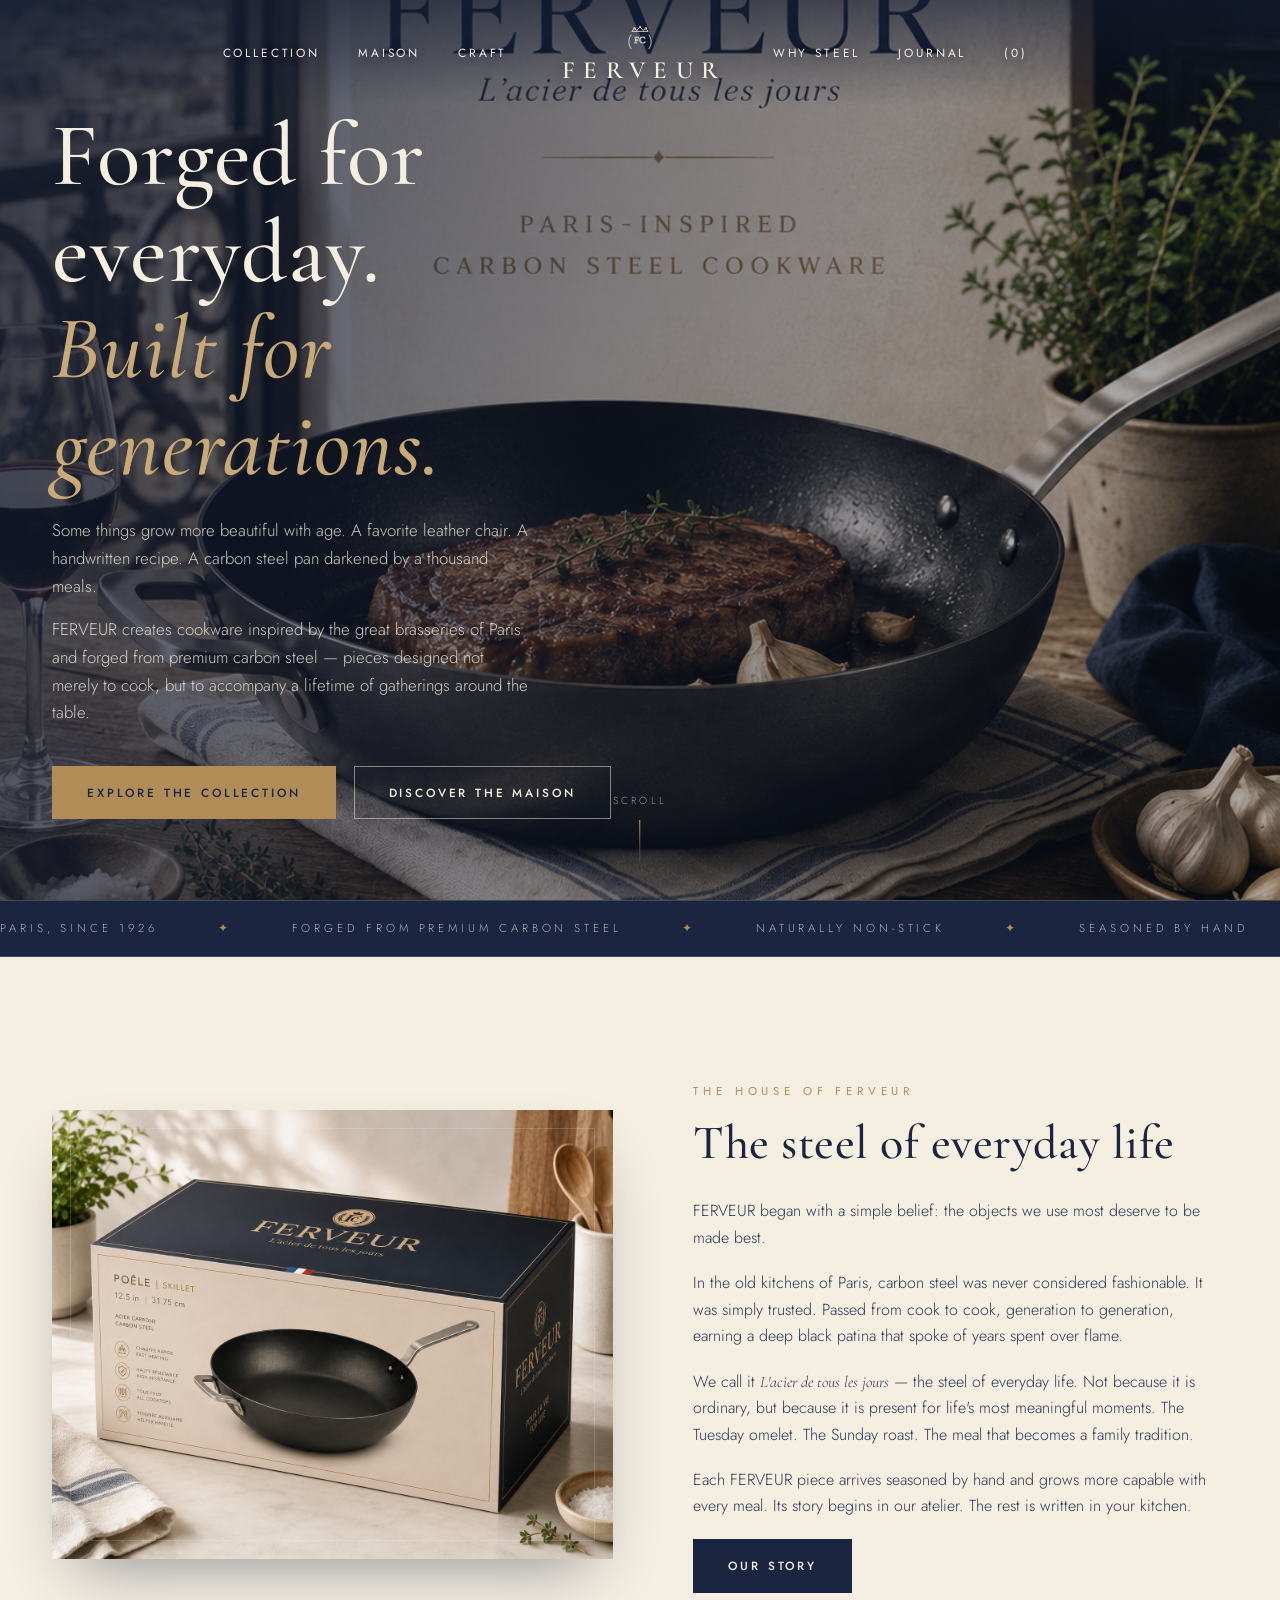
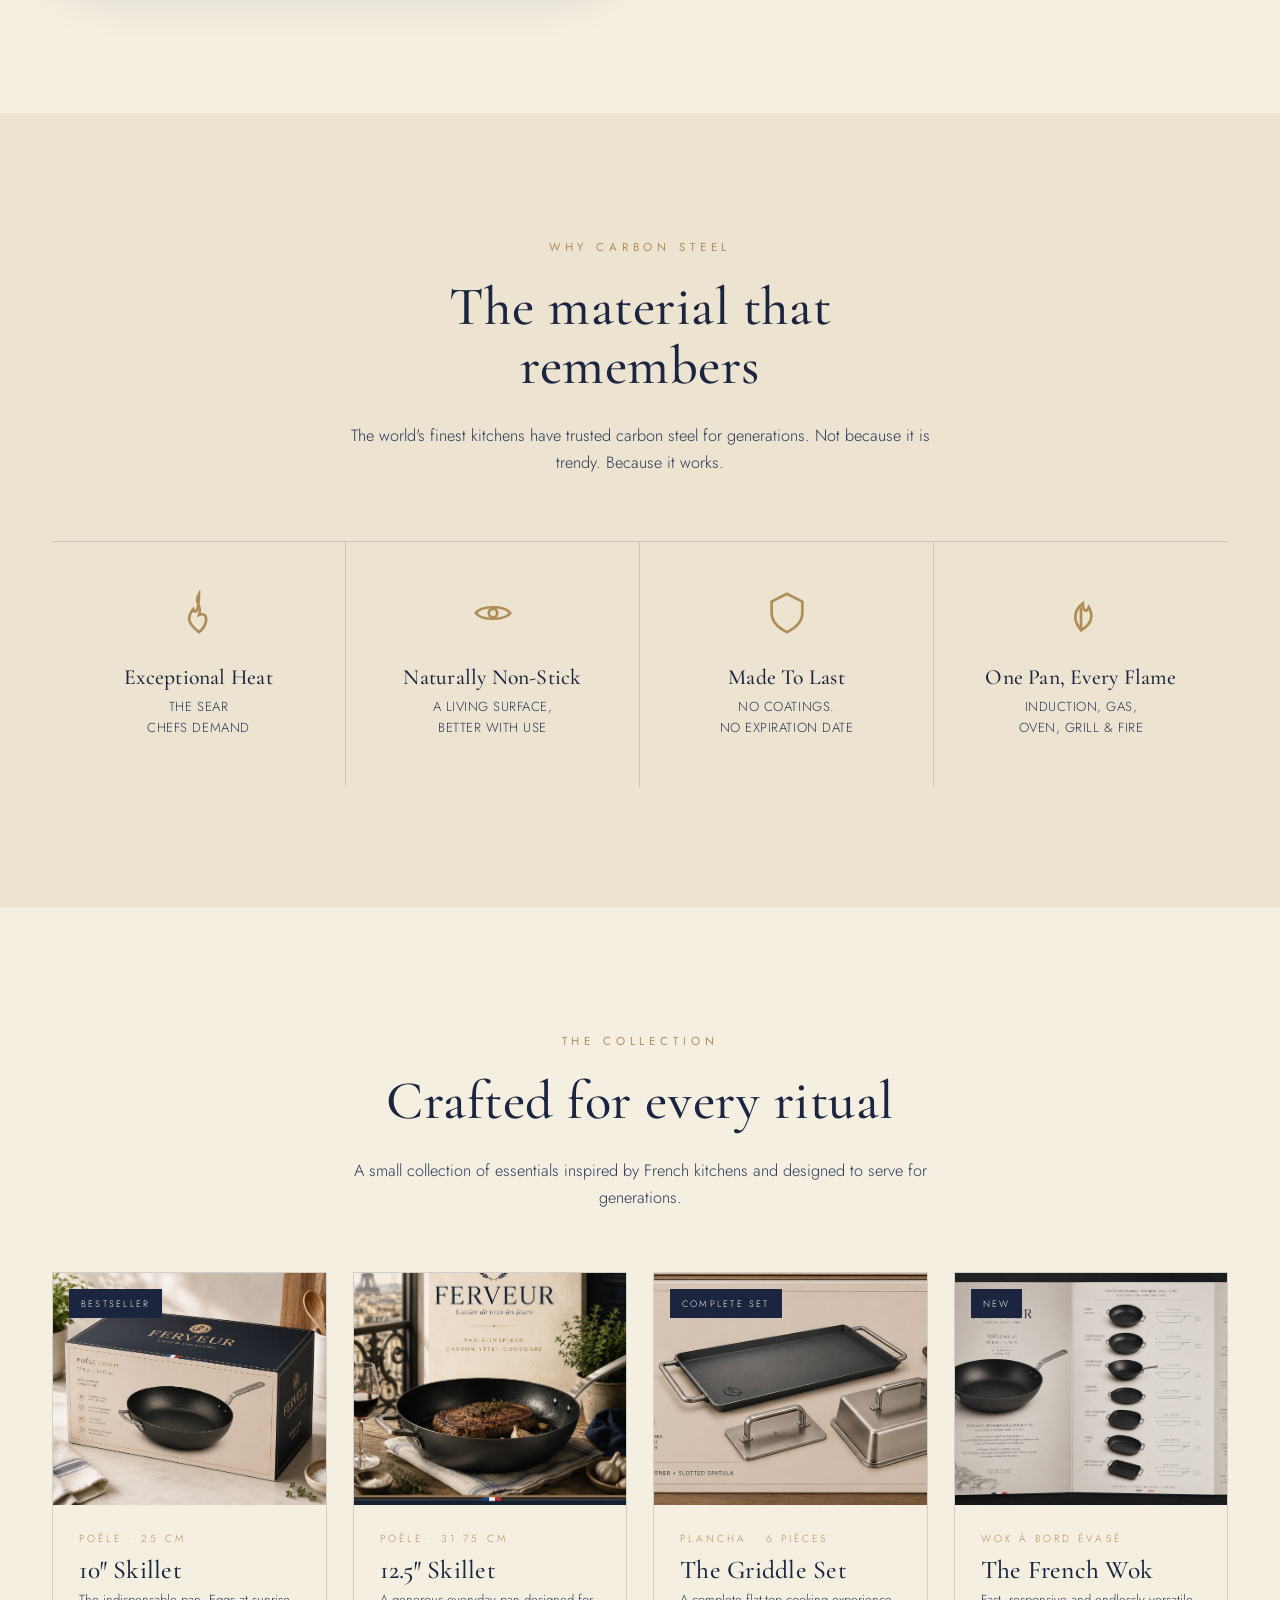
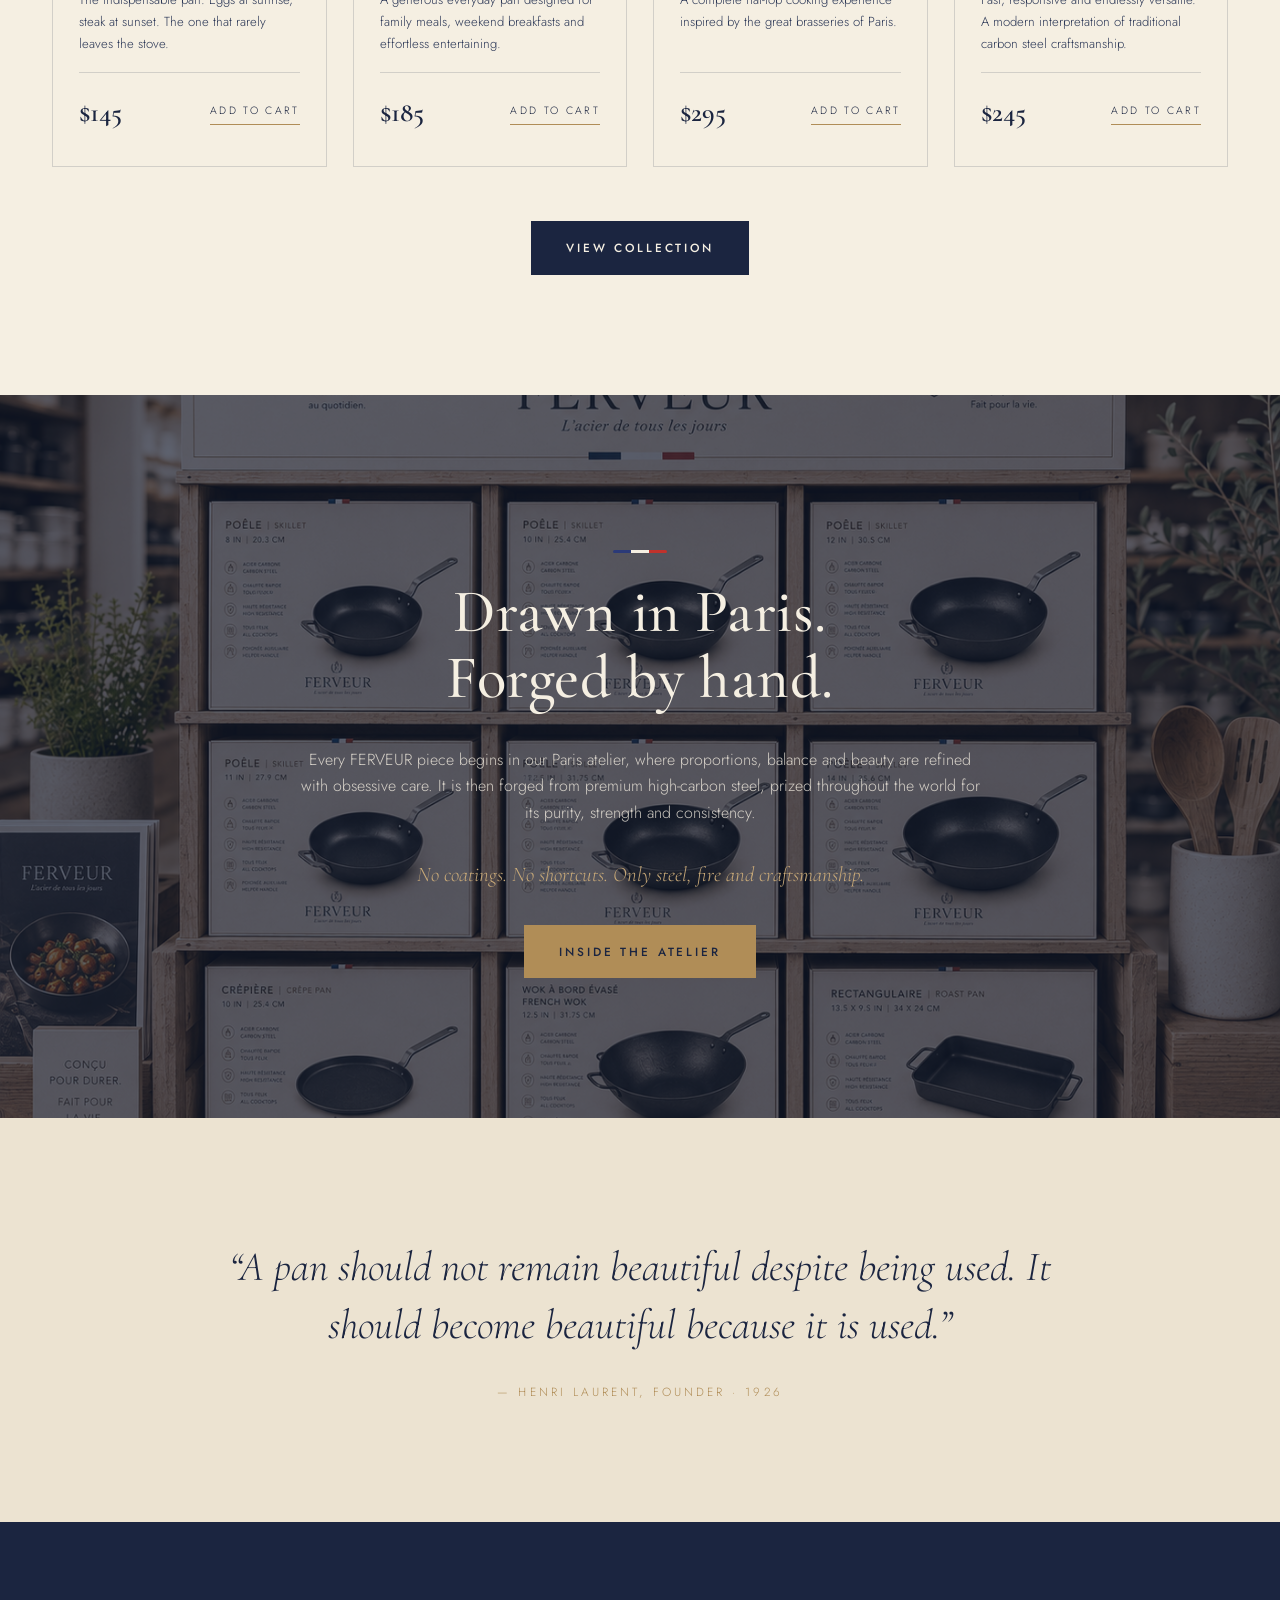
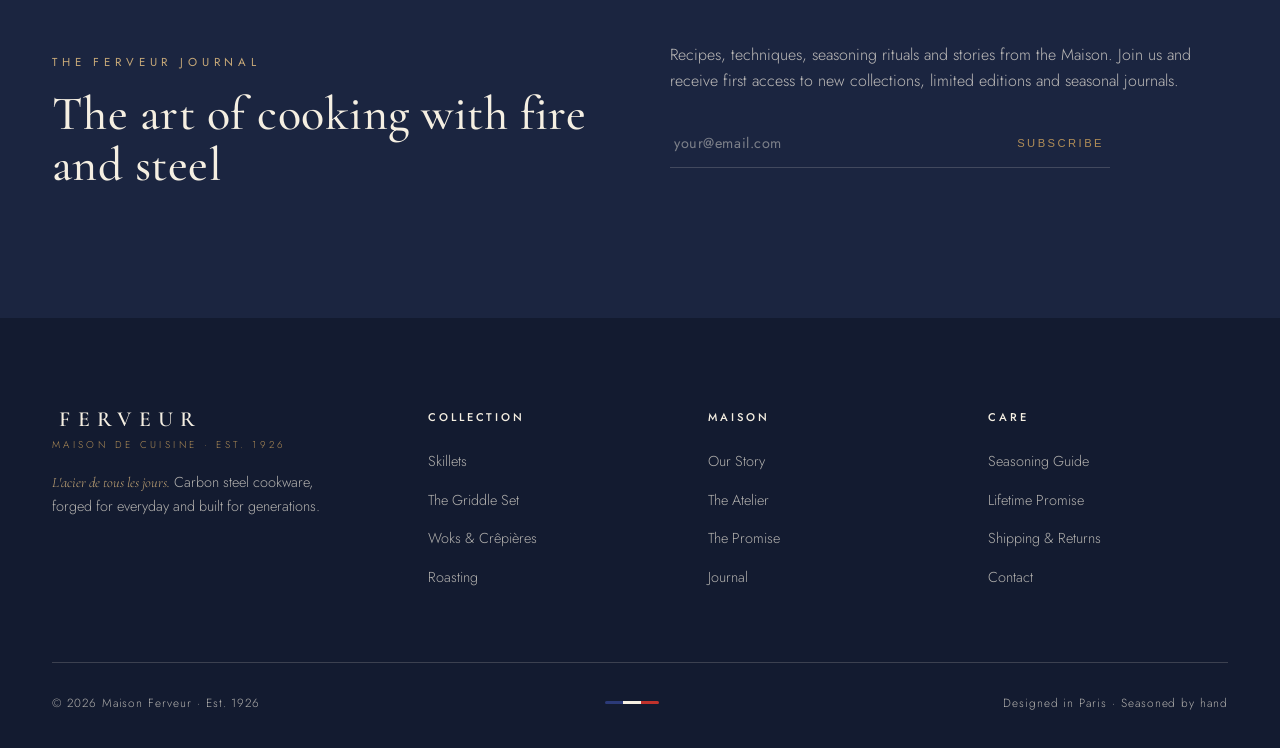
<file: index.html>
<!DOCTYPE html>
<html lang="en">
<head>
<meta charset="UTF-8" />
<meta name="viewport" content="width=device-width, initial-scale=1.0" />
<title>FERVEUR — Maison de Cuisine, Est. 1926 | L'acier de tous les jours</title>
<meta name="description" content="Maison Ferveur — a French house founded in 1926, crafting carbon steel cookware drawn in Paris and forged by hand. Designed not merely to cook, but to accompany a lifetime at the table." />
<link rel="preconnect" href="https://fonts.googleapis.com" />
<link rel="preconnect" href="https://fonts.gstatic.com" crossorigin />
<link rel="stylesheet" href="assets/css/style.css" />
</head>
<body>

<!-- ===================  NAV  =================== -->
<nav class="nav on-dark">
  <ul class="nav__links left">
    <li><a href="collection.html">Collection</a></li>
    <li><a href="about.html">Maison</a></li>
    <li><a href="index.html#craft">Craft</a></li>
  </ul>
  <button class="burger" aria-label="Menu"><span></span><span></span><span></span></button>
  <a class="nav__center" href="index.html" aria-label="Ferveur home">
    <span class="brand-mark">
      <svg viewBox="0 0 60 60" aria-hidden="true">
        <g fill="none" stroke-width="1.4" class="mono-stroke" stroke="currentColor" stroke-linecap="round" stroke-linejoin="round">
          <path d="M16 16 L20 11 L24 15 L30 9 L36 15 L40 11 L44 16 Z"/>
          <circle cx="20" cy="11" r="1.3" fill="currentColor"/><circle cx="30" cy="9" r="1.3" fill="currentColor"/><circle cx="40" cy="11" r="1.3" fill="currentColor"/>
          <path d="M14 47 C9 40 9 30 14 23 M46 47 C51 40 51 30 46 23"/>
        </g>
        <text x="30" y="37" text-anchor="middle" font-family="Cormorant Garamond, serif" font-size="17" font-weight="600" fill="currentColor" class="mono-stroke" stroke="none">FC</text>
      </svg>
      <span class="brand-mark__word">FERVEUR</span>
    </span>
  </a>
  <ul class="nav__links right">
    <li><a href="index.html#features">Why Steel</a></li>
    <li><a href="index.html#newsletter">Journal</a></li>
    <li><a href="collection.html" data-cart-count>(0)</a></li>
  </ul>
</nav>

<!-- mobile -->
<div class="mobile-menu">
  <a href="collection.html">Collection</a>
  <a href="about.html">Maison</a>
  <a href="index.html#craft">Craft</a>
  <a href="index.html#features">Why Steel</a>
  <a href="index.html#newsletter">Journal</a>
</div>

<!-- ===================  HERO  =================== -->
<header class="hero">
  <div class="hero__media"><img src="assets/img/hero-catalog.png" alt="Ferveur carbon steel skillet searing a steak by a Paris window" /></div>
  <div class="wrap">
    <div class="hero__inner">
      <h1>Forged for everyday.<br/><em>Built for generations.</em></h1>
      <p class="hero__lede">Some things grow more beautiful with age. A favorite leather chair. A handwritten recipe. A carbon steel pan darkened by a thousand meals.</p>
      <p class="hero__lede" style="margin-top:-1.4rem;">FERVEUR creates cookware inspired by the great brasseries of Paris and forged from premium carbon steel — pieces designed not merely to cook, but to accompany a lifetime of gatherings around the table.</p>
      <div class="hero__cta">
        <a href="collection.html" class="btn">Explore the Collection</a>
        <a href="about.html" class="btn btn--ghost">Discover the Maison</a>
      </div>
    </div>
  </div>
  <div class="scroll-hint">Scroll<span></span></div>
</header>

<!-- ===================  STRIP  =================== -->
<div class="strip">
  <div class="strip__track">
    <span>Paris, since 1926</span><span>Forged from premium carbon steel</span><span>Naturally non-stick</span><span>Seasoned by hand</span><span>Made to be handed down</span>
    <span>Paris, since 1926</span><span>Forged from premium carbon steel</span><span>Naturally non-stick</span><span>Seasoned by hand</span><span>Made to be handed down</span>
  </div>
</div>

<!-- ===================  THE HOUSE OF FERVEUR  =================== -->
<section class="section">
  <div class="wrap">
    <div class="split">
      <div class="split__media reveal">
        <img src="assets/img/box-skillet.png" alt="Ferveur skillet in its navy presentation box" />
        <span class="tag-frame"></span>
      </div>
      <div class="split__text reveal d1">
        <span class="eyebrow">The House of Ferveur</span>
        <h2>The steel of everyday life</h2>
        <p>FERVEUR began with a simple belief: the objects we use most deserve to be made best.</p>
        <p>In the old kitchens of Paris, carbon steel was never considered fashionable. It was simply trusted. Passed from cook to cook, generation to generation, earning a deep black patina that spoke of years spent over flame.</p>
        <p>We call it <em class="script">L'acier de tous les jours</em> — the steel of everyday life. Not because it is ordinary, but because it is present for life's most meaningful moments. The Tuesday omelet. The Sunday roast. The meal that becomes a family tradition.</p>
        <p>Each FERVEUR piece arrives seasoned by hand and grows more capable with every meal. Its story begins in our atelier. The rest is written in your kitchen.</p>
        <a href="about.html" class="btn btn--dark">Our Story</a>
      </div>
    </div>
  </div>
</section>

<!-- ===================  WHY CARBON STEEL  =================== -->
<section class="section section--paper2" id="features">
  <div class="wrap">
    <div class="section-head center reveal">
      <span class="eyebrow">Why Carbon Steel</span>
      <h2>The material that remembers</h2>
      <p>The world's finest kitchens have trusted carbon steel for generations. Not because it is trendy. Because it works.</p>
    </div>
  </div>
  <div class="wrap" style="margin-top:64px;">
    <div class="features reveal d1">
      <div class="feature">
        <svg class="feature__icon" viewBox="0 0 24 24" fill="none" stroke="currentColor" stroke-width="1.4"><path d="M12 2C9 7 14 8 12 13c5-2 5 5 0 9-5-4-7-7-3-12 1 3 3 1 3-8z"/></svg>
        <h4>Exceptional Heat</h4>
        <p>The sear<br/>chefs demand</p>
      </div>
      <div class="feature">
        <svg class="feature__icon" viewBox="0 0 24 24" fill="none" stroke="currentColor" stroke-width="1.4"><path d="M3 12c3-4 15-4 18 0-3 4-15 4-18 0z"/><circle cx="12" cy="12" r="2.2"/></svg>
        <h4>Naturally Non-Stick</h4>
        <p>A living surface,<br/>better with use</p>
      </div>
      <div class="feature">
        <svg class="feature__icon" viewBox="0 0 24 24" fill="none" stroke="currentColor" stroke-width="1.4"><path d="M12 2l8 4v6c0 5-4 8-8 10-4-2-8-5-8-10V6z"/></svg>
        <h4>Made To Last</h4>
        <p>No coatings.<br/>No expiration date</p>
      </div>
      <div class="feature">
        <svg class="feature__icon" viewBox="0 0 24 24" fill="none" stroke="currentColor" stroke-width="1.4"><path d="M12 21c5-3 7-7 4-12-1 3-3 2-3-2-4 3-6 8-1 14z"/><path d="M12 21V9"/></svg>
        <h4>One Pan, Every Flame</h4>
        <p>Induction, gas,<br/>oven, grill & fire</p>
      </div>
    </div>
  </div>
</section>

<!-- ===================  FEATURED COLLECTION  =================== -->
<section class="section" id="collection">
  <div class="wrap">
    <div class="section-head center reveal">
      <span class="eyebrow">The Collection</span>
      <h2>Crafted for every ritual</h2>
      <p>A small collection of essentials inspired by French kitchens and designed to serve for generations.</p>
    </div>
    <div class="grid grid--4 reveal d1" style="margin-top:60px;">

      <article class="card">
        <div class="card__media"><img src="assets/img/box-skillet.png" alt="Ferveur 10 inch skillet" /><span class="card__badge">Bestseller</span></div>
        <div class="card__body">
          <span class="card__fr">Poêle · 25 cm</span>
          <h3>10″ Skillet</h3>
          <p class="card__spec">The indispensable pan. Eggs at sunrise, steak at sunset. The one that rarely leaves the stove.</p>
          <div class="card__foot"><span class="card__price">$145</span><a href="#" class="card__buy" data-buy>Add to Cart</a></div>
        </div>
      </article>

      <article class="card">
        <div class="card__media"><img src="assets/img/hero-catalog.png" alt="Ferveur 12.5 inch skillet" /></div>
        <div class="card__body">
          <span class="card__fr">Poêle · 31.75 cm</span>
          <h3>12.5″ Skillet</h3>
          <p class="card__spec">A generous everyday pan designed for family meals, weekend breakfasts and effortless entertaining.</p>
          <div class="card__foot"><span class="card__price">$185</span><a href="#" class="card__buy" data-buy>Add to Cart</a></div>
        </div>
      </article>

      <article class="card">
        <div class="card__media"><img src="assets/img/griddle-set.jpeg" alt="Ferveur 6-piece carbon steel griddle set" /><span class="card__badge">Complete Set</span></div>
        <div class="card__body">
          <span class="card__fr">Plancha · 6 Pièces</span>
          <h3>The Griddle Set</h3>
          <p class="card__spec">A complete flat-top cooking experience inspired by the great brasseries of Paris.</p>
          <div class="card__foot"><span class="card__price">$295</span><a href="#" class="card__buy" data-buy>Add to Cart</a></div>
        </div>
      </article>

      <article class="card">
        <div class="card__media"><img src="assets/img/catalog-range.png" alt="Ferveur French wok with flared edge" /><span class="card__badge">New</span></div>
        <div class="card__body">
          <span class="card__fr">Wok à bord évasé</span>
          <h3>The French Wok</h3>
          <p class="card__spec">Fast, responsive and endlessly versatile. A modern interpretation of traditional carbon steel craftsmanship.</p>
          <div class="card__foot"><span class="card__price">$245</span><a href="#" class="card__buy" data-buy>Add to Cart</a></div>
        </div>
      </article>

    </div>
    <div style="text-align:center; margin-top:54px;" class="reveal d2">
      <a href="collection.html" class="btn btn--dark">View Collection</a>
    </div>
  </div>
</section>

<!-- ===================  CRAFT BANNER  =================== -->
<section class="banner" id="craft">
  <img src="assets/img/display-wall.png" alt="A wall of Ferveur cookware in its boxes" />
  <div class="banner__inner reveal">
    <span class="tricolor"><i></i><i></i><i></i></span>
    <h2>Drawn in Paris.<br/>Forged by hand.</h2>
    <p>Every FERVEUR piece begins in our Paris atelier, where proportions, balance and beauty are refined with obsessive care. It is then forged from premium high-carbon steel, prized throughout the world for its purity, strength and consistency.</p>
    <p style="font-family:var(--serif); font-style:italic; font-size:1.3rem; color:var(--gold-soft); margin-bottom:2rem;">No coatings. No shortcuts. Only steel, fire and craftsmanship.</p>
    <a href="about.html" class="btn">Inside the Atelier</a>
  </div>
</section>

<!-- ===================  FOUNDER QUOTE  =================== -->
<section class="section section--paper2">
  <div class="wrap">
    <div class="quote reveal">
      <p>“A pan should not remain beautiful despite being used. It should become beautiful because it is used.”</p>
      <cite>— Henri Laurent, Founder · 1926</cite>
    </div>
  </div>
</section>

<!-- ===================  NEWSLETTER  =================== -->
<section class="section section--ink" id="newsletter">
  <div class="wrap">
    <div class="news">
      <div class="reveal">
        <span class="eyebrow">The Ferveur Journal</span>
        <h2 style="font-size:clamp(2rem,4vw,3rem); margin-top:.3em;">The art of cooking with fire and steel</h2>
      </div>
      <div class="reveal d1">
        <p style="color:rgba(245,239,226,.74);">Recipes, techniques, seasoning rituals and stories from the Maison. Join us and receive first access to new collections, limited editions and seasonal journals.</p>
        <form>
          <input type="email" placeholder="your@email.com" aria-label="Email address" />
          <button type="submit">Subscribe</button>
        </form>
        <p class="ok"></p>
      </div>
    </div>
  </div>
</section>

<!-- ===================  FOOTER  =================== -->
<footer class="footer">
  <div class="wrap">
    <div class="footer__top">
      <div class="footer__brand">
        <span class="brand-mark" style="align-items:flex-start;">
          <span class="brand-mark__word">FERVEUR</span>
          <span class="est">Maison de Cuisine · Est. 1926</span>
        </span>
        <p><em class="script" style="color:var(--gold-soft);">L'acier de tous les jours.</em> Carbon steel cookware, forged for everyday and built for generations.</p>
      </div>
      <div>
        <h5>Collection</h5>
        <ul>
          <li><a href="collection.html">Skillets</a></li>
          <li><a href="collection.html">The Griddle Set</a></li>
          <li><a href="collection.html">Woks & Crêpières</a></li>
          <li><a href="collection.html">Roasting</a></li>
        </ul>
      </div>
      <div>
        <h5>Maison</h5>
        <ul>
          <li><a href="about.html">Our Story</a></li>
          <li><a href="about.html#craft">The Atelier</a></li>
          <li><a href="about.html#promise">The Promise</a></li>
          <li><a href="index.html#newsletter">Journal</a></li>
        </ul>
      </div>
      <div>
        <h5>Care</h5>
        <ul>
          <li><a href="about.html#care">Seasoning Guide</a></li>
          <li><a href="about.html#promise">Lifetime Promise</a></li>
          <li><a href="#">Shipping & Returns</a></li>
          <li><a href="#">Contact</a></li>
        </ul>
      </div>
    </div>
    <div class="footer__bottom">
      <p>© 2026 Maison Ferveur · Est. 1926</p>
      <span class="tricolor"><i></i><i></i><i></i></span>
      <p>Designed in Paris · Seasoned by hand</p>
    </div>
  </div>
</footer>

<script src="assets/js/main.js"></script>
</body>
</html>
</file>
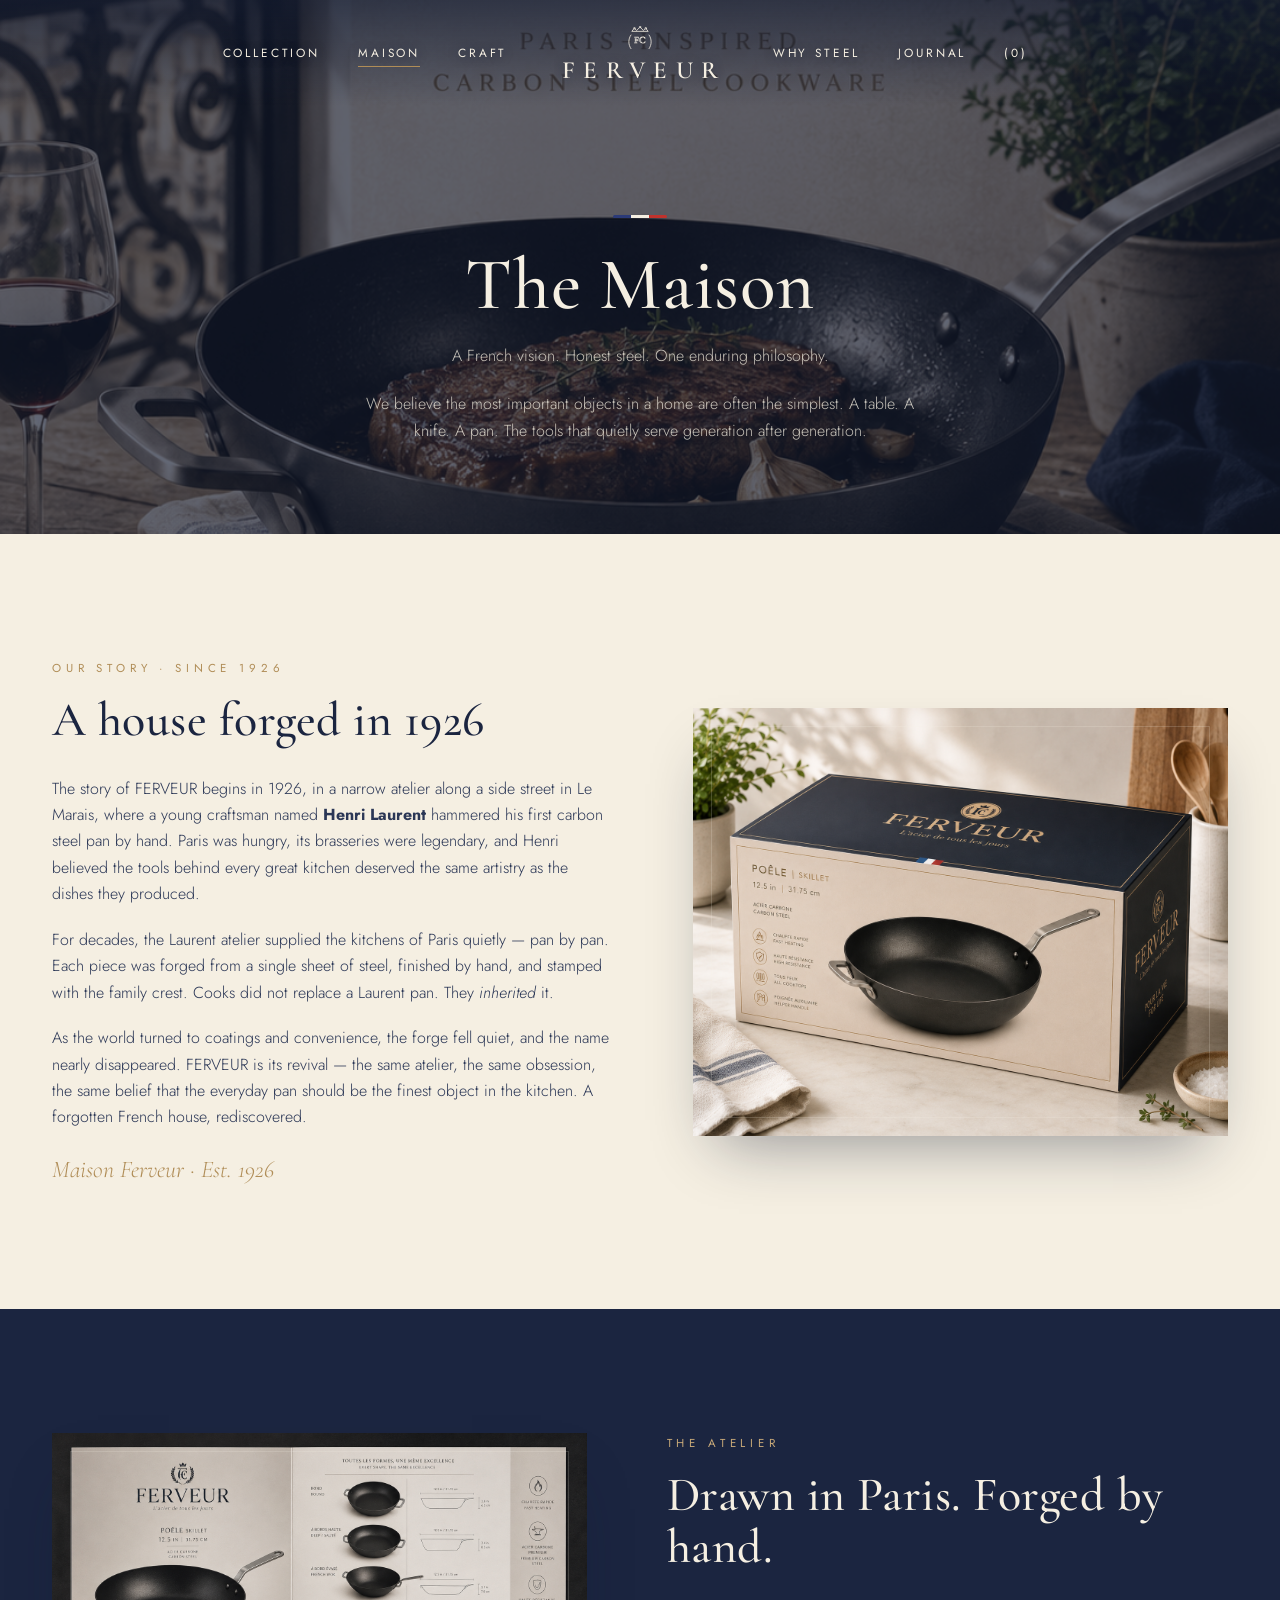
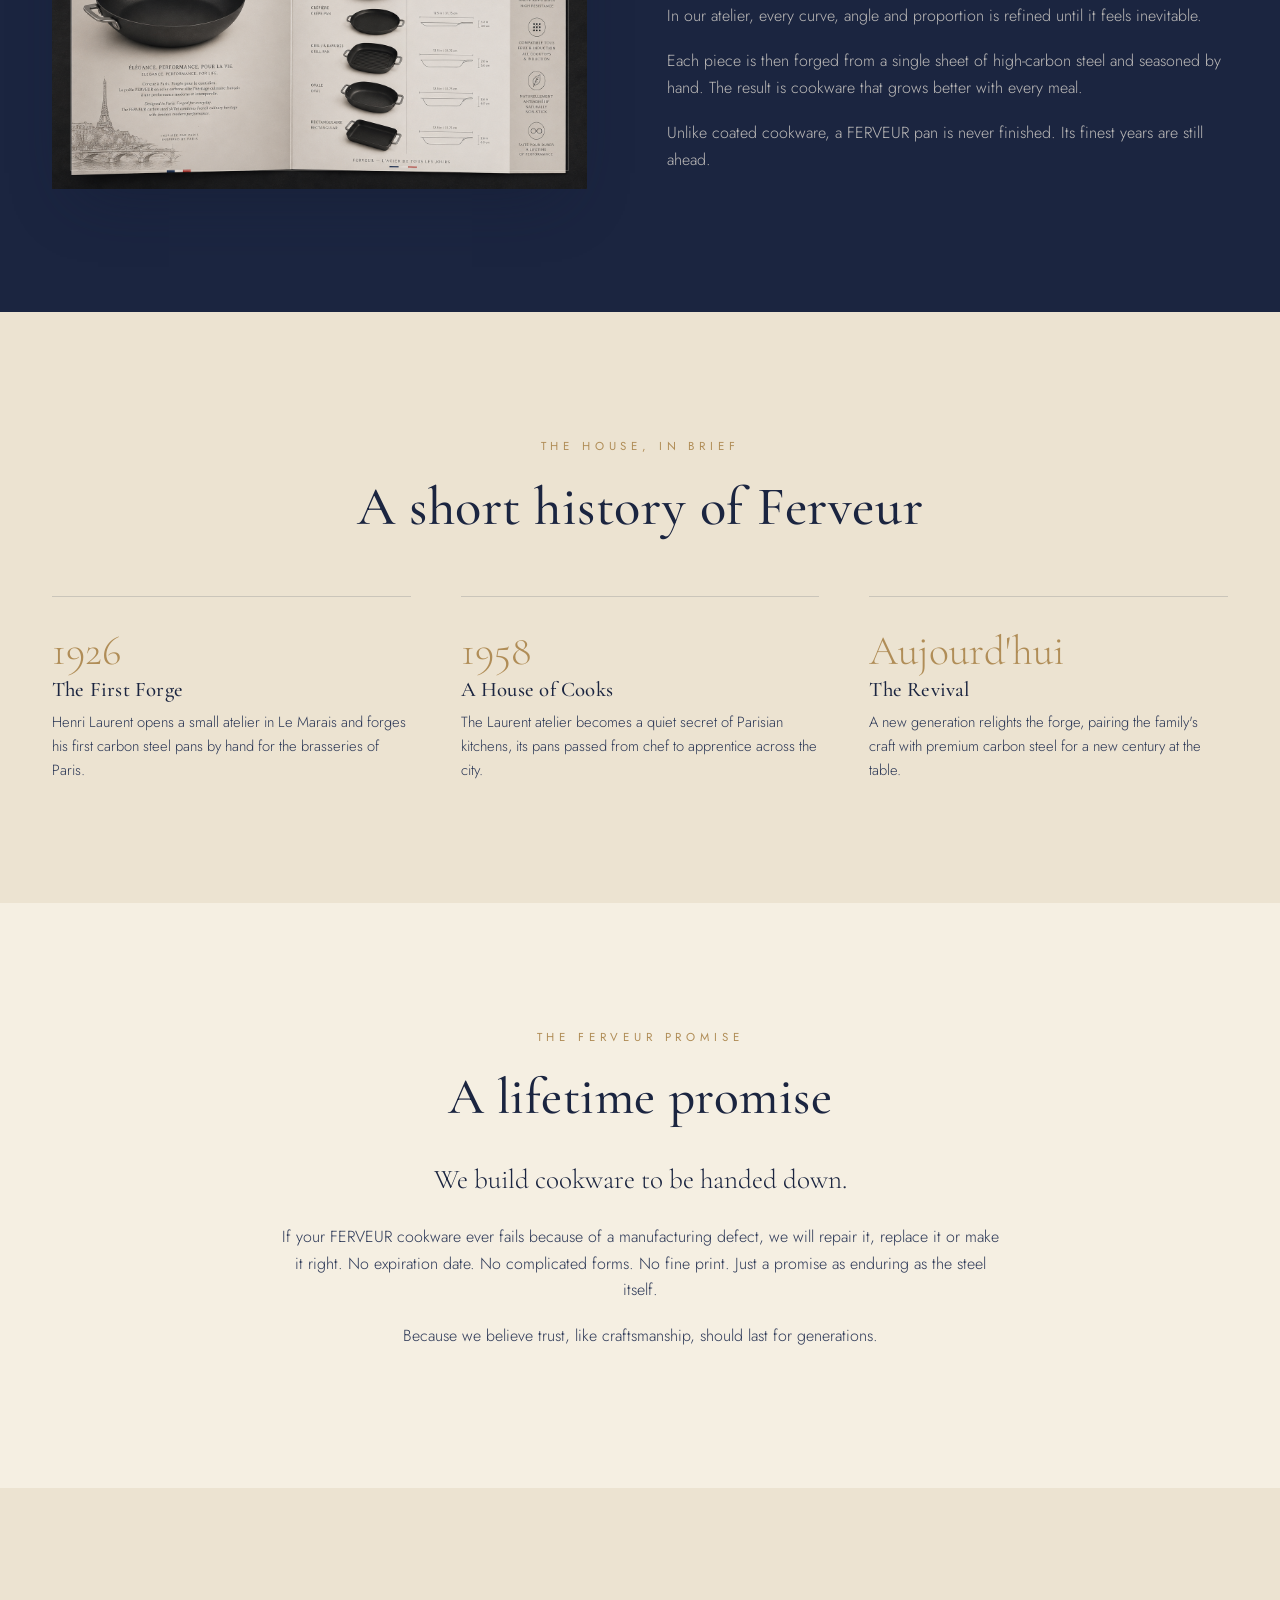
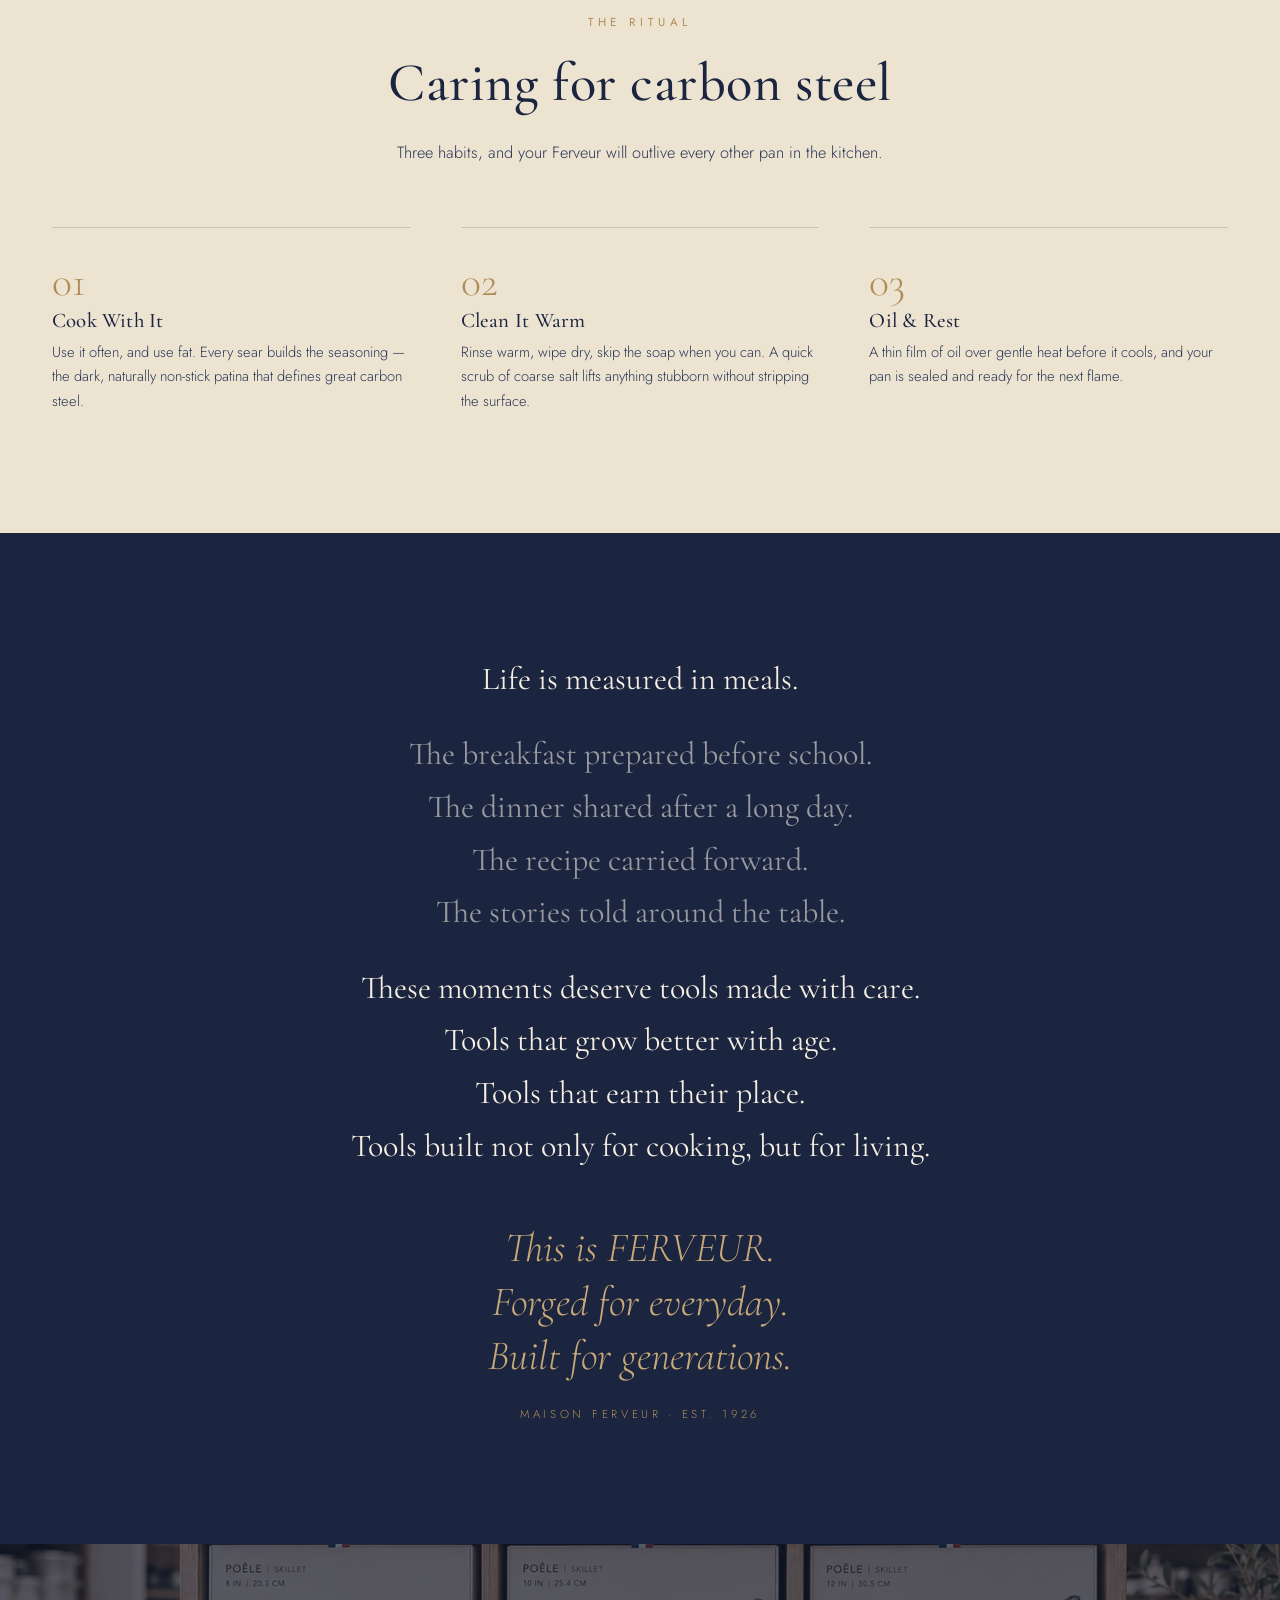
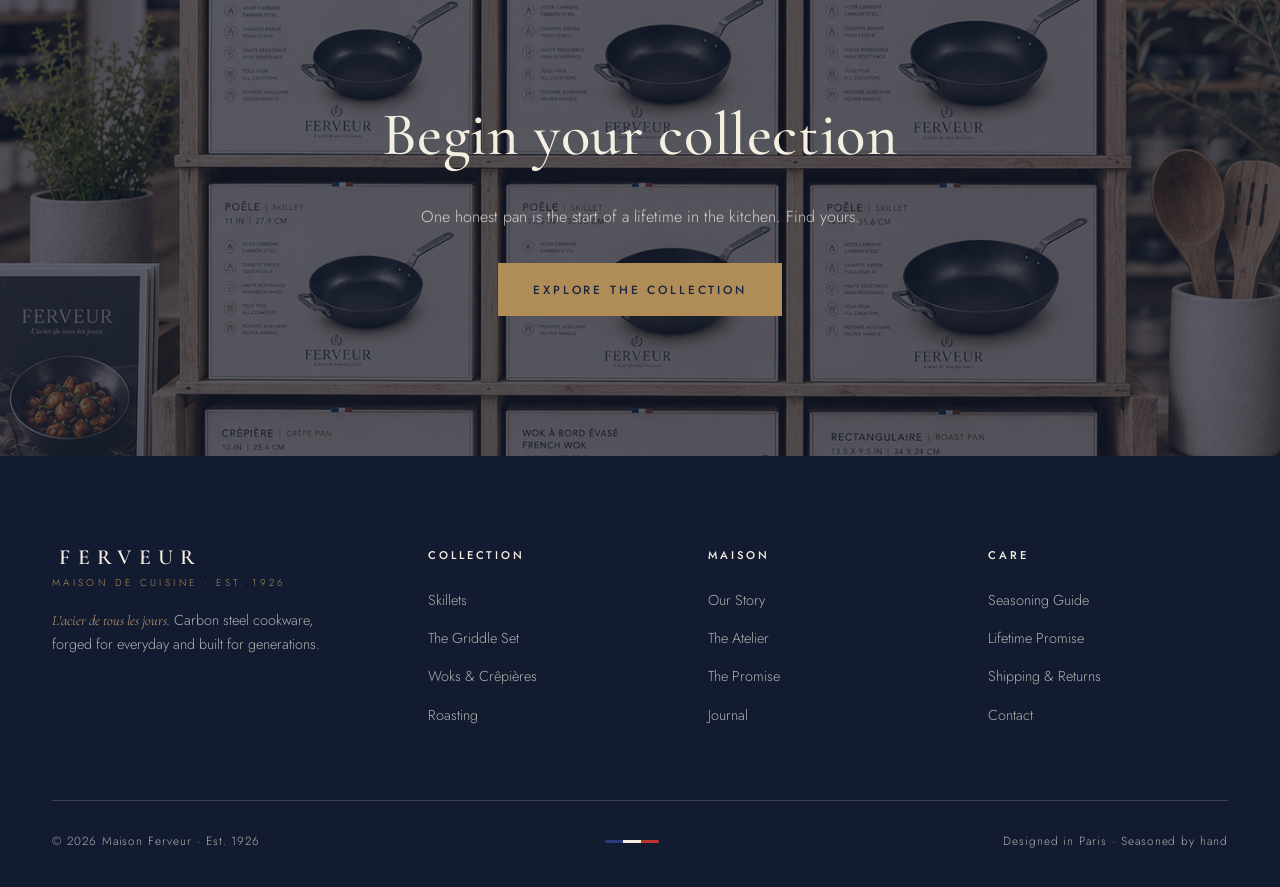
<file: about.html>
<!DOCTYPE html>
<html lang="en">
<head>
<meta charset="UTF-8" />
<meta name="viewport" content="width=device-width, initial-scale=1.0" />
<title>The Maison — FERVEUR | A French House, Est. 1926</title>
<meta name="description" content="The story of Maison Ferveur — a French house forged in 1926 by the Laurent family, rediscovered for a new century. A French vision, honest carbon steel, one enduring philosophy." />
<link rel="preconnect" href="https://fonts.googleapis.com" />
<link rel="preconnect" href="https://fonts.gstatic.com" crossorigin />
<link rel="stylesheet" href="assets/css/style.css" />
</head>
<body>

<!-- ===================  NAV  =================== -->
<nav class="nav on-dark">
  <ul class="nav__links left">
    <li><a href="collection.html">Collection</a></li>
    <li><a href="about.html">Maison</a></li>
    <li><a href="index.html#craft">Craft</a></li>
  </ul>
  <button class="burger" aria-label="Menu"><span></span><span></span><span></span></button>
  <a class="nav__center" href="index.html" aria-label="Ferveur home">
    <span class="brand-mark">
      <svg viewBox="0 0 60 60" aria-hidden="true">
        <g fill="none" stroke-width="1.4" class="mono-stroke" stroke="currentColor" stroke-linecap="round" stroke-linejoin="round">
          <path d="M16 16 L20 11 L24 15 L30 9 L36 15 L40 11 L44 16 Z"/>
          <circle cx="20" cy="11" r="1.3" fill="currentColor"/><circle cx="30" cy="9" r="1.3" fill="currentColor"/><circle cx="40" cy="11" r="1.3" fill="currentColor"/>
          <path d="M14 47 C9 40 9 30 14 23 M46 47 C51 40 51 30 46 23"/>
        </g>
        <text x="30" y="37" text-anchor="middle" font-family="Cormorant Garamond, serif" font-size="17" font-weight="600" fill="currentColor" class="mono-stroke" stroke="none">FC</text>
      </svg>
      <span class="brand-mark__word">FERVEUR</span>
    </span>
  </a>
  <ul class="nav__links right">
    <li><a href="index.html#features">Why Steel</a></li>
    <li><a href="index.html#newsletter">Journal</a></li>
    <li><a href="collection.html" data-cart-count>(0)</a></li>
  </ul>
</nav>
<div class="mobile-menu">
  <a href="collection.html">Collection</a>
  <a href="about.html">Maison</a>
  <a href="index.html#craft">Craft</a>
  <a href="index.html#features">Why Steel</a>
  <a href="index.html#newsletter">Journal</a>
</div>

<!-- ===================  PAGE HEAD  =================== -->
<header class="page-head">
  <img src="assets/img/hero-catalog.png" alt="Ferveur skillet by a Paris window" />
  <div class="page-head__inner wrap">
    <span class="tricolor"><i></i><i></i><i></i></span>
    <h1>The Maison</h1>
    <p>A French vision. Honest steel. One enduring philosophy.</p>
    <p style="margin-top:1.4rem;">We believe the most important objects in a home are often the simplest. A table. A knife. A pan. The tools that quietly serve generation after generation.</p>
  </div>
</header>

<!-- ===================  ORIGIN  =================== -->
<section class="section">
  <div class="wrap">
    <div class="split">
      <div class="split__text reveal">
        <span class="eyebrow">Our Story · Since 1926</span>
        <h2>A house forged in 1926</h2>
        <p>The story of FERVEUR begins in 1926, in a narrow atelier along a side street in Le Marais, where a young craftsman named <strong>Henri Laurent</strong> hammered his first carbon steel pan by hand. Paris was hungry, its brasseries were legendary, and Henri believed the tools behind every great kitchen deserved the same artistry as the dishes they produced.</p>
        <p>For decades, the Laurent atelier supplied the kitchens of Paris quietly — pan by pan. Each piece was forged from a single sheet of steel, finished by hand, and stamped with the family crest. Cooks did not replace a Laurent pan. They <em>inherited</em> it.</p>
        <p>As the world turned to coatings and convenience, the forge fell quiet, and the name nearly disappeared. FERVEUR is its revival — the same atelier, the same obsession, the same belief that the everyday pan should be the finest object in the kitchen. A forgotten French house, rediscovered.</p>
        <span class="signature">Maison Ferveur · Est. 1926</span>
      </div>
      <div class="split__media reveal d1">
        <img src="assets/img/box-skillet.png" alt="A Ferveur skillet in its box" />
        <span class="tag-frame"></span>
      </div>
    </div>
  </div>
</section>

<!-- ===================  THE ATELIER  =================== -->
<section class="section section--ink" id="craft">
  <div class="wrap">
    <div class="split split--rev">
      <div class="split__text reveal d1">
        <span class="eyebrow">The Atelier</span>
        <h2>Drawn in Paris. Forged by hand.</h2>
        <p>In our atelier, every curve, angle and proportion is refined until it feels inevitable.</p>
        <p>Each piece is then forged from a single sheet of high-carbon steel and seasoned by hand. The result is cookware that grows better with every meal.</p>
        <p>Unlike coated cookware, a FERVEUR pan is never finished. Its finest years are still ahead.</p>
      </div>
      <div class="split__media reveal">
        <img src="assets/img/catalog-range.png" alt="The Ferveur range of shapes" />
        <span class="tag-frame"></span>
      </div>
    </div>
  </div>
</section>

<!-- ===================  TIMELINE  =================== -->
<section class="section section--paper2">
  <div class="wrap">
    <div class="section-head center reveal">
      <span class="eyebrow">The House, in Brief</span>
      <h2>A short history of Ferveur</h2>
    </div>
    <div class="timeline reveal d1">
      <div class="tl">
        <div class="tl__year">1926</div>
        <h4>The First Forge</h4>
        <p>Henri Laurent opens a small atelier in Le Marais and forges his first carbon steel pans by hand for the brasseries of Paris.</p>
      </div>
      <div class="tl">
        <div class="tl__year">1958</div>
        <h4>A House of Cooks</h4>
        <p>The Laurent atelier becomes a quiet secret of Parisian kitchens, its pans passed from chef to apprentice across the city.</p>
      </div>
      <div class="tl">
        <div class="tl__year">Aujourd'hui</div>
        <h4>The Revival</h4>
        <p>A new generation relights the forge, pairing the family's craft with premium carbon steel for a new century at the table.</p>
      </div>
    </div>
  </div>
</section>

<!-- ===================  THE FERVEUR PROMISE  =================== -->
<section class="section" id="promise">
  <div class="wrap">
    <div class="promise reveal">
      <span class="eyebrow">The Ferveur Promise</span>
      <h2 style="font-size:clamp(2rem,4.4vw,3.2rem); margin:.4em 0 .7em;">A lifetime promise</h2>
      <p class="lead">We build cookware to be handed down.</p>
      <p>If your FERVEUR cookware ever fails because of a manufacturing defect, we will repair it, replace it or make it right. No expiration date. No complicated forms. No fine print. Just a promise as enduring as the steel itself.</p>
      <p>Because we believe trust, like craftsmanship, should last for generations.</p>
    </div>
  </div>
</section>

<!-- ===================  CARE  =================== -->
<section class="section section--paper2" id="care">
  <div class="wrap">
    <div class="section-head center reveal">
      <span class="eyebrow">The Ritual</span>
      <h2>Caring for carbon steel</h2>
      <p>Three habits, and your Ferveur will outlive every other pan in the kitchen.</p>
    </div>
    <div class="timeline reveal d1">
      <div class="tl">
        <div class="tl__year">01</div>
        <h4>Cook With It</h4>
        <p>Use it often, and use fat. Every sear builds the seasoning — the dark, naturally non-stick patina that defines great carbon steel.</p>
      </div>
      <div class="tl">
        <div class="tl__year">02</div>
        <h4>Clean It Warm</h4>
        <p>Rinse warm, wipe dry, skip the soap when you can. A quick scrub of coarse salt lifts anything stubborn without stripping the surface.</p>
      </div>
      <div class="tl">
        <div class="tl__year">03</div>
        <h4>Oil &amp; Rest</h4>
        <p>A thin film of oil over gentle heat before it cools, and your pan is sealed and ready for the next flame.</p>
      </div>
    </div>
  </div>
</section>

<!-- ===================  FINAL MANIFESTO  =================== -->
<section class="section section--ink manifesto">
  <div class="wrap">
    <div class="lines reveal">
      <p>Life is measured in meals.</p>
      <div class="spacer"></div>
      <p class="muted">The breakfast prepared before school.</p>
      <p class="muted">The dinner shared after a long day.</p>
      <p class="muted">The recipe carried forward.</p>
      <p class="muted">The stories told around the table.</p>
      <div class="spacer"></div>
      <p>These moments deserve tools made with care.</p>
      <p>Tools that grow better with age.</p>
      <p>Tools that earn their place.</p>
      <p>Tools built not only for cooking, but for living.</p>
      <div class="close">
        <em>This is FERVEUR.<br/>Forged for everyday.<br/>Built for generations.</em>
        <span class="sig">Maison Ferveur · Est. 1926</span>
      </div>
    </div>
  </div>
</section>

<!-- ===================  CTA BANNER  =================== -->
<section class="banner">
  <img src="assets/img/display-wall.png" alt="The Ferveur collection" />
  <div class="banner__inner reveal">
    <h2>Begin your collection</h2>
    <p>One honest pan is the start of a lifetime in the kitchen. Find yours.</p>
    <a href="collection.html" class="btn">Explore the Collection</a>
  </div>
</section>

<!-- ===================  FOOTER  =================== -->
<footer class="footer">
  <div class="wrap">
    <div class="footer__top">
      <div class="footer__brand">
        <span class="brand-mark" style="align-items:flex-start;">
          <span class="brand-mark__word">FERVEUR</span>
          <span class="est">Maison de Cuisine · Est. 1926</span>
        </span>
        <p><em class="script" style="color:var(--gold-soft);">L'acier de tous les jours.</em> Carbon steel cookware, forged for everyday and built for generations.</p>
      </div>
      <div><h5>Collection</h5><ul>
        <li><a href="collection.html">Skillets</a></li>
        <li><a href="collection.html">The Griddle Set</a></li>
        <li><a href="collection.html">Woks & Crêpières</a></li>
        <li><a href="collection.html">Roasting</a></li>
      </ul></div>
      <div><h5>Maison</h5><ul>
        <li><a href="about.html">Our Story</a></li>
        <li><a href="about.html#craft">The Atelier</a></li>
        <li><a href="about.html#promise">The Promise</a></li>
        <li><a href="index.html#newsletter">Journal</a></li>
      </ul></div>
      <div><h5>Care</h5><ul>
        <li><a href="about.html#care">Seasoning Guide</a></li>
        <li><a href="about.html#promise">Lifetime Promise</a></li>
        <li><a href="#">Shipping & Returns</a></li>
        <li><a href="#">Contact</a></li>
      </ul></div>
    </div>
    <div class="footer__bottom">
      <p>© 2026 Maison Ferveur · Est. 1926</p>
      <span class="tricolor"><i></i><i></i><i></i></span>
      <p>Designed in Paris · Seasoned by hand</p>
    </div>
  </div>
</footer>

<script src="assets/js/main.js"></script>
</body>
</html>
</file>
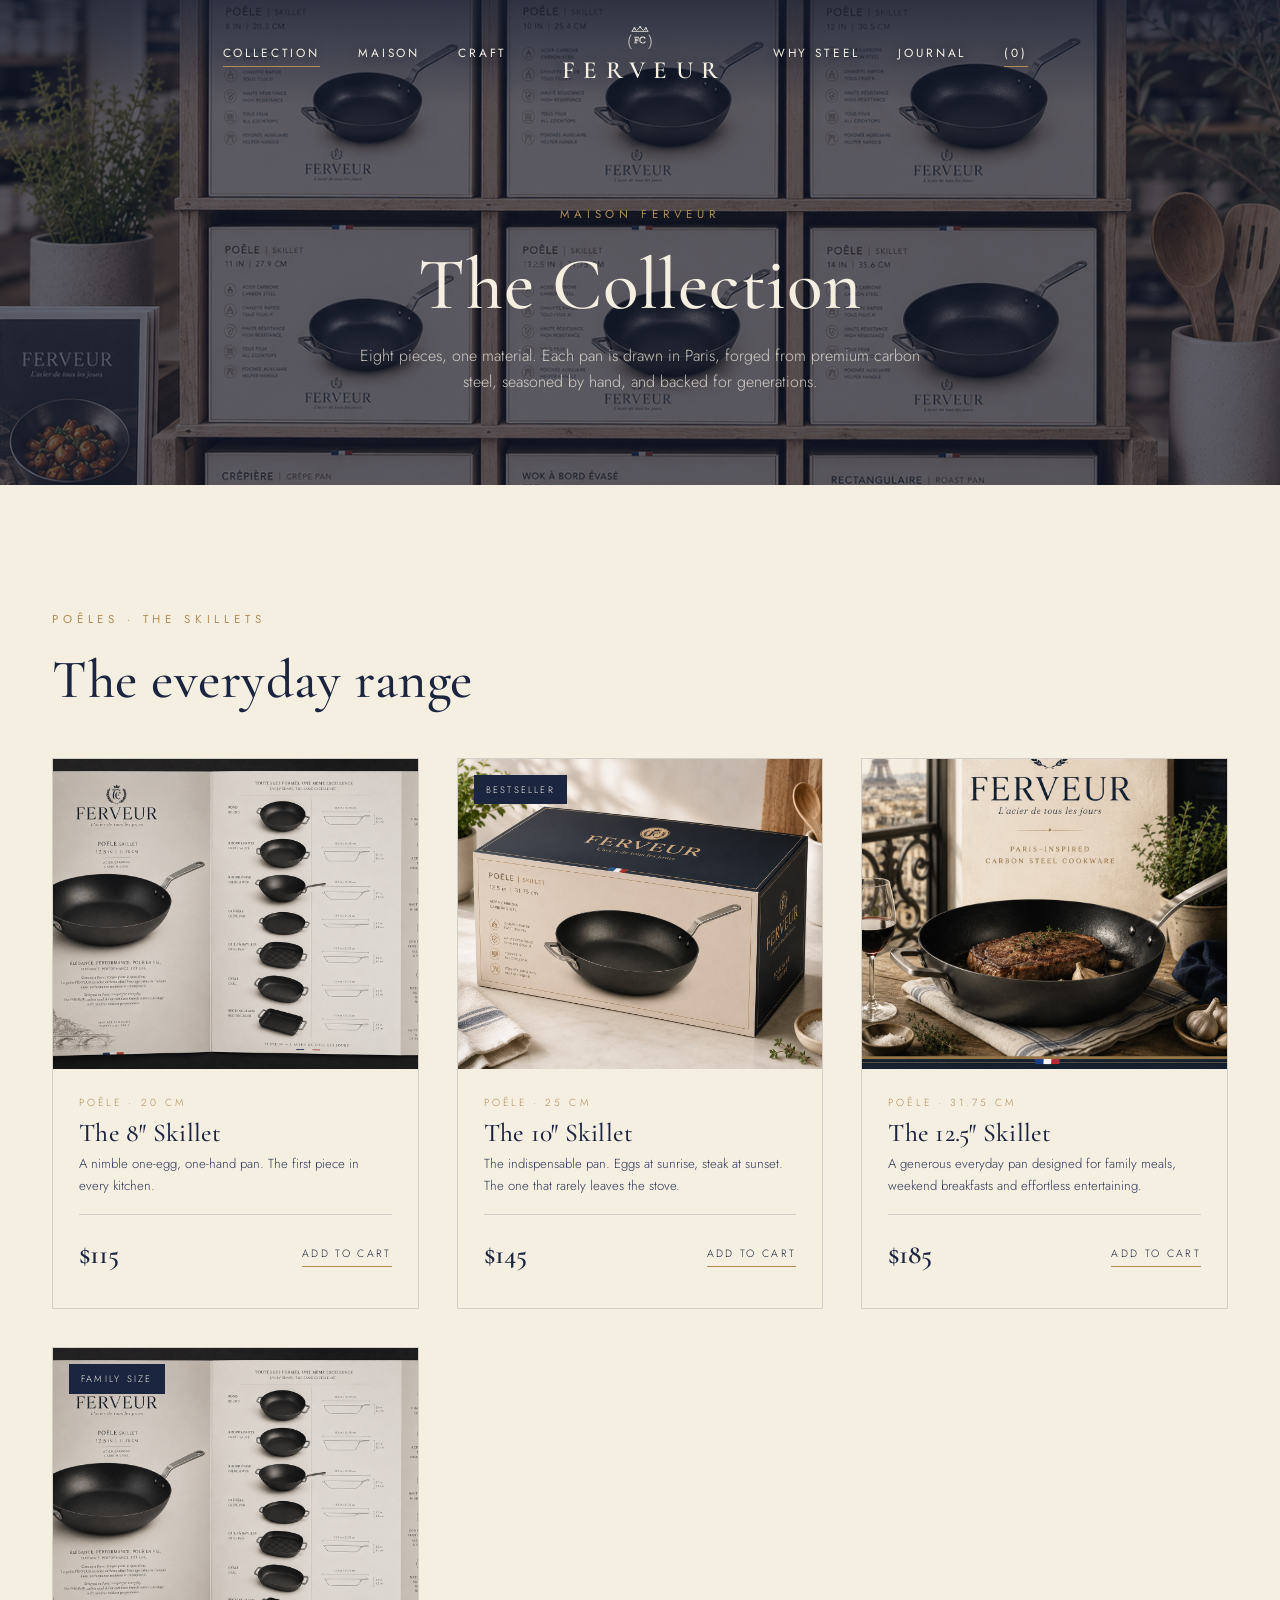
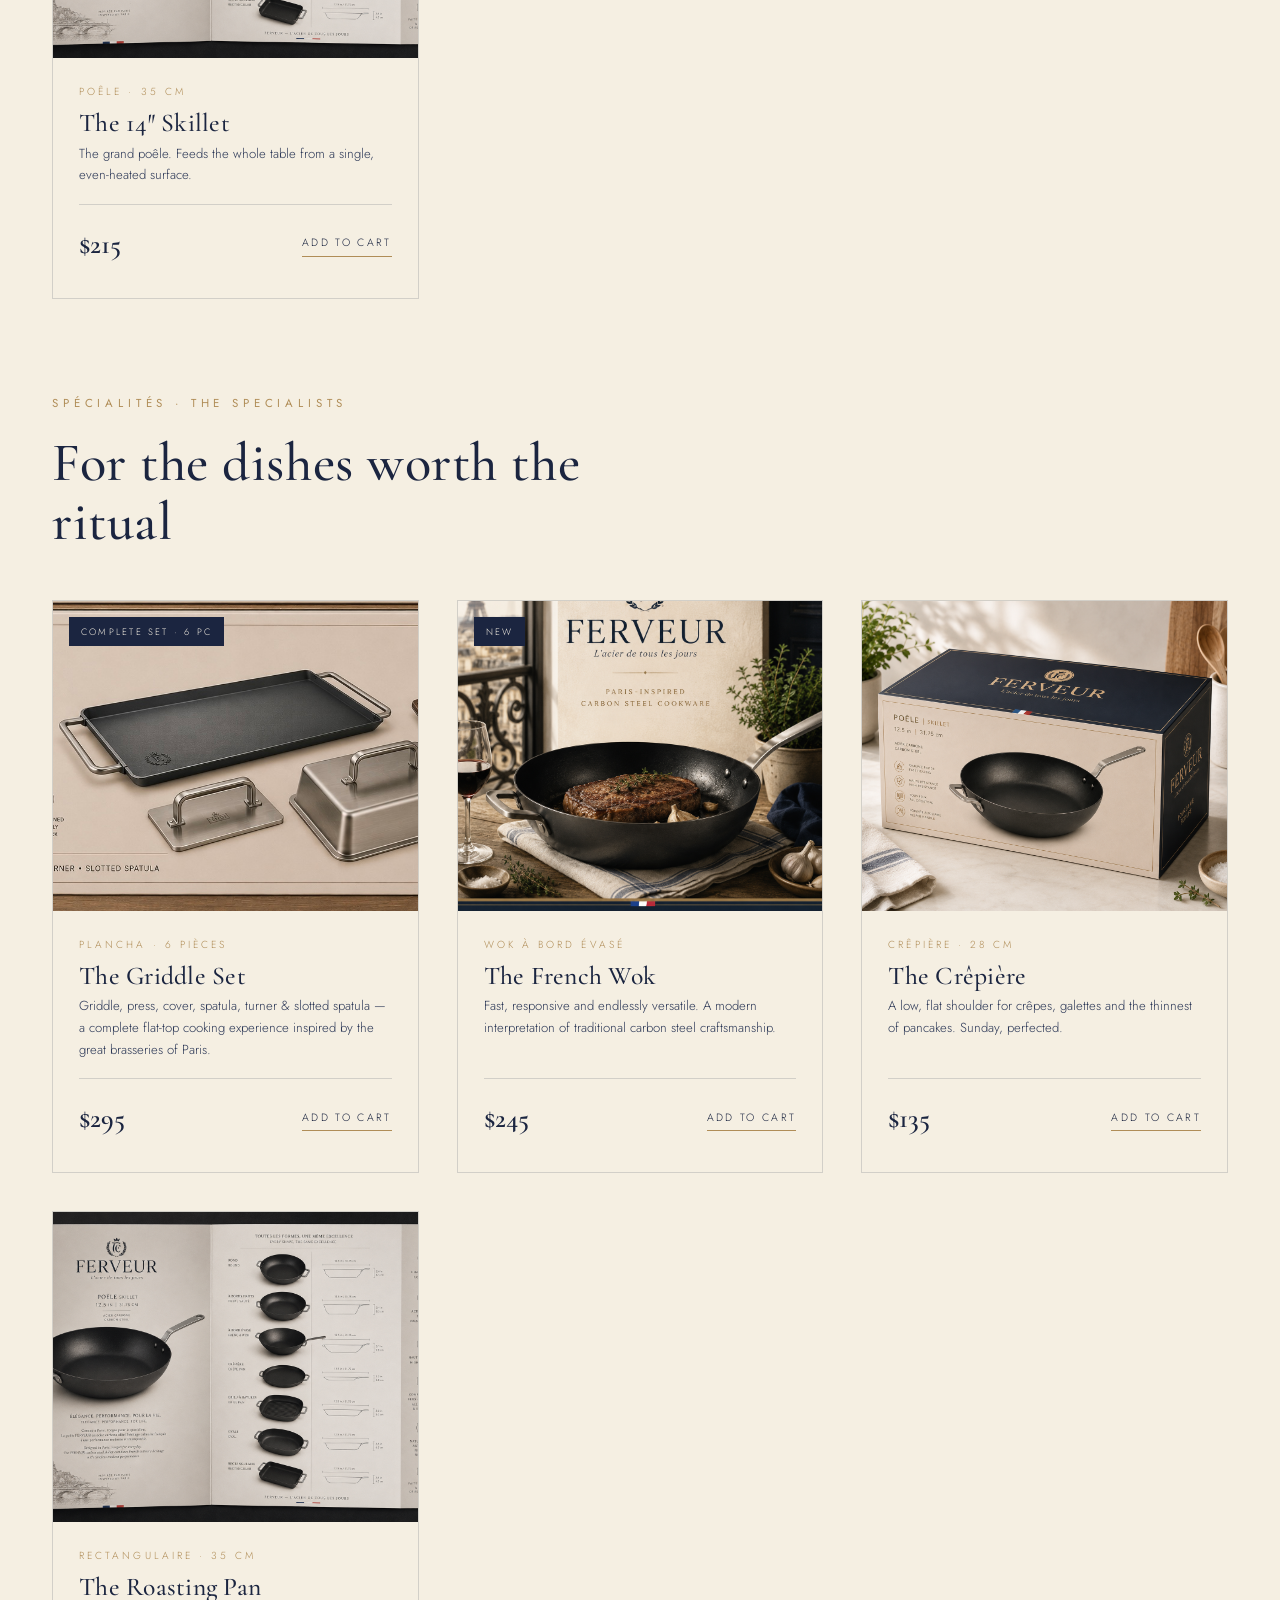
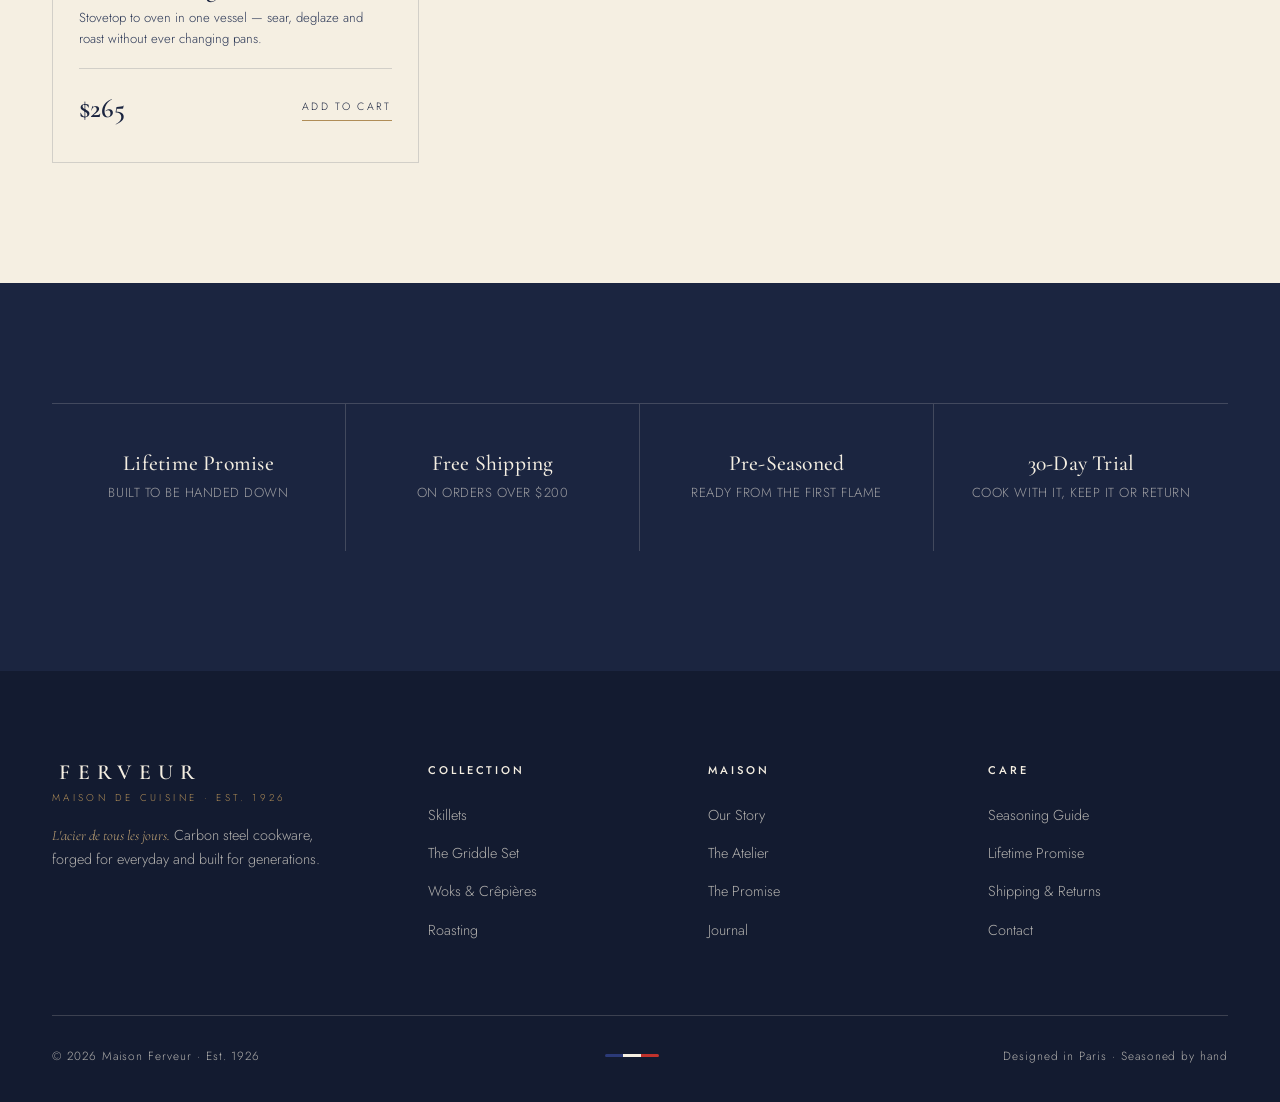
<file: collection.html>
<!DOCTYPE html>
<html lang="en">
<head>
<meta charset="UTF-8" />
<meta name="viewport" content="width=device-width, initial-scale=1.0" />
<title>The Collection — FERVEUR Carbon Steel Cookware</title>
<meta name="description" content="Shop the full Ferveur collection — skillets, the griddle set, the French wok, crêpière and roasting pan. Carbon steel, forged for everyday." />
<link rel="preconnect" href="https://fonts.googleapis.com" />
<link rel="preconnect" href="https://fonts.gstatic.com" crossorigin />
<link rel="stylesheet" href="assets/css/style.css" />
</head>
<body>

<!-- ===================  NAV  =================== -->
<nav class="nav on-dark">
  <ul class="nav__links left">
    <li><a href="collection.html">Collection</a></li>
    <li><a href="about.html">Maison</a></li>
    <li><a href="index.html#craft">Craft</a></li>
  </ul>
  <button class="burger" aria-label="Menu"><span></span><span></span><span></span></button>
  <a class="nav__center" href="index.html" aria-label="Ferveur home">
    <span class="brand-mark">
      <svg viewBox="0 0 60 60" aria-hidden="true">
        <g fill="none" stroke-width="1.4" class="mono-stroke" stroke="currentColor" stroke-linecap="round" stroke-linejoin="round">
          <path d="M16 16 L20 11 L24 15 L30 9 L36 15 L40 11 L44 16 Z"/>
          <circle cx="20" cy="11" r="1.3" fill="currentColor"/><circle cx="30" cy="9" r="1.3" fill="currentColor"/><circle cx="40" cy="11" r="1.3" fill="currentColor"/>
          <path d="M14 47 C9 40 9 30 14 23 M46 47 C51 40 51 30 46 23"/>
        </g>
        <text x="30" y="37" text-anchor="middle" font-family="Cormorant Garamond, serif" font-size="17" font-weight="600" fill="currentColor" class="mono-stroke" stroke="none">FC</text>
      </svg>
      <span class="brand-mark__word">FERVEUR</span>
    </span>
  </a>
  <ul class="nav__links right">
    <li><a href="index.html#features">Why Steel</a></li>
    <li><a href="index.html#newsletter">Journal</a></li>
    <li><a href="collection.html" data-cart-count>(0)</a></li>
  </ul>
</nav>
<div class="mobile-menu">
  <a href="collection.html">Collection</a>
  <a href="about.html">Maison</a>
  <a href="index.html#craft">Craft</a>
  <a href="index.html#features">Why Steel</a>
  <a href="index.html#newsletter">Journal</a>
</div>

<!-- ===================  PAGE HEAD  =================== -->
<header class="page-head">
  <img src="assets/img/display-wall.png" alt="The full Ferveur collection displayed in store" />
  <div class="page-head__inner wrap">
    <span class="eyebrow">Maison Ferveur</span>
    <h1>The Collection</h1>
    <p>Eight pieces, one material. Each pan is drawn in Paris, forged from premium carbon steel, seasoned by hand, and backed for generations.</p>
  </div>
</header>

<!-- ===================  PRODUCT GRID  =================== -->
<section class="section">
  <div class="wrap">

    <div class="section-head reveal" style="margin-bottom:48px;">
      <span class="eyebrow">Poêles · The Skillets</span>
      <h2>The everyday range</h2>
    </div>

    <div class="grid reveal d1">

      <article class="card">
        <div class="card__media"><img src="assets/img/catalog-range.png" alt="Ferveur 8 inch skillet" /></div>
        <div class="card__body">
          <span class="card__fr">Poêle · 20 cm</span>
          <h3>The 8″ Skillet</h3>
          <p class="card__spec">A nimble one-egg, one-hand pan. The first piece in every kitchen.</p>
          <div class="card__foot"><span class="card__price">$115</span><a href="#" class="card__buy" data-buy>Add to Cart</a></div>
        </div>
      </article>

      <article class="card">
        <div class="card__media"><img src="assets/img/box-skillet.png" alt="Ferveur 10 inch skillet" /><span class="card__badge">Bestseller</span></div>
        <div class="card__body">
          <span class="card__fr">Poêle · 25 cm</span>
          <h3>The 10″ Skillet</h3>
          <p class="card__spec">The indispensable pan. Eggs at sunrise, steak at sunset. The one that rarely leaves the stove.</p>
          <div class="card__foot"><span class="card__price">$145</span><a href="#" class="card__buy" data-buy>Add to Cart</a></div>
        </div>
      </article>

      <article class="card">
        <div class="card__media"><img src="assets/img/hero-catalog.png" alt="Ferveur 12.5 inch skillet" /></div>
        <div class="card__body">
          <span class="card__fr">Poêle · 31.75 cm</span>
          <h3>The 12.5″ Skillet</h3>
          <p class="card__spec">A generous everyday pan designed for family meals, weekend breakfasts and effortless entertaining.</p>
          <div class="card__foot"><span class="card__price">$185</span><a href="#" class="card__buy" data-buy>Add to Cart</a></div>
        </div>
      </article>

      <article class="card">
        <div class="card__media"><img src="assets/img/catalog-range.png" alt="Ferveur 14 inch skillet" /><span class="card__badge">Family Size</span></div>
        <div class="card__body">
          <span class="card__fr">Poêle · 35 cm</span>
          <h3>The 14″ Skillet</h3>
          <p class="card__spec">The grand poêle. Feeds the whole table from a single, even-heated surface.</p>
          <div class="card__foot"><span class="card__price">$215</span><a href="#" class="card__buy" data-buy>Add to Cart</a></div>
        </div>
      </article>

    </div>

    <div class="section-head reveal" style="margin:90px 0 48px;">
      <span class="eyebrow">Spécialités · The Specialists</span>
      <h2>For the dishes worth the ritual</h2>
    </div>

    <div class="grid reveal d1">

      <article class="card">
        <div class="card__media"><img src="assets/img/griddle-set.jpeg" alt="Ferveur 6-piece griddle set" /><span class="card__badge">Complete Set · 6 Pc</span></div>
        <div class="card__body">
          <span class="card__fr">Plancha · 6 Pièces</span>
          <h3>The Griddle Set</h3>
          <p class="card__spec">Griddle, press, cover, spatula, turner & slotted spatula — a complete flat-top cooking experience inspired by the great brasseries of Paris.</p>
          <div class="card__foot"><span class="card__price">$295</span><a href="#" class="card__buy" data-buy>Add to Cart</a></div>
        </div>
      </article>

      <article class="card">
        <div class="card__media"><img src="assets/img/hero-catalog.png" alt="Ferveur French wok" /><span class="card__badge">New</span></div>
        <div class="card__body">
          <span class="card__fr">Wok à bord évasé</span>
          <h3>The French Wok</h3>
          <p class="card__spec">Fast, responsive and endlessly versatile. A modern interpretation of traditional carbon steel craftsmanship.</p>
          <div class="card__foot"><span class="card__price">$245</span><a href="#" class="card__buy" data-buy>Add to Cart</a></div>
        </div>
      </article>

      <article class="card">
        <div class="card__media"><img src="assets/img/box-skillet.png" alt="Ferveur crêpière crepe pan" /></div>
        <div class="card__body">
          <span class="card__fr">Crêpière · 28 cm</span>
          <h3>The Crêpière</h3>
          <p class="card__spec">A low, flat shoulder for crêpes, galettes and the thinnest of pancakes. Sunday, perfected.</p>
          <div class="card__foot"><span class="card__price">$135</span><a href="#" class="card__buy" data-buy>Add to Cart</a></div>
        </div>
      </article>

      <article class="card">
        <div class="card__media"><img src="assets/img/catalog-range.png" alt="Ferveur rectangular roasting pan" /></div>
        <div class="card__body">
          <span class="card__fr">Rectangulaire · 35 cm</span>
          <h3>The Roasting Pan</h3>
          <p class="card__spec">Stovetop to oven in one vessel — sear, deglaze and roast without ever changing pans.</p>
          <div class="card__foot"><span class="card__price">$265</span><a href="#" class="card__buy" data-buy>Add to Cart</a></div>
        </div>
      </article>

    </div>
  </div>
</section>

<!-- ===================  ASSURANCE STRIP  =================== -->
<section class="section section--ink">
  <div class="wrap">
    <div class="features" style="border-top-color:var(--line-light);">
      <div class="feature" style="border-right-color:var(--line-light);">
        <h4 style="color:var(--paper);">Lifetime Promise</h4>
        <p style="color:rgba(245,239,226,.6);">Built to be handed down</p>
      </div>
      <div class="feature" style="border-right-color:var(--line-light);">
        <h4 style="color:var(--paper);">Free Shipping</h4>
        <p style="color:rgba(245,239,226,.6);">On orders over $200</p>
      </div>
      <div class="feature" style="border-right-color:var(--line-light);">
        <h4 style="color:var(--paper);">Pre-Seasoned</h4>
        <p style="color:rgba(245,239,226,.6);">Ready from the first flame</p>
      </div>
      <div class="feature">
        <h4 style="color:var(--paper);">30-Day Trial</h4>
        <p style="color:rgba(245,239,226,.6);">Cook with it, keep it or return</p>
      </div>
    </div>
  </div>
</section>

<!-- ===================  FOOTER  =================== -->
<footer class="footer">
  <div class="wrap">
    <div class="footer__top">
      <div class="footer__brand">
        <span class="brand-mark" style="align-items:flex-start;">
          <span class="brand-mark__word">FERVEUR</span>
          <span class="est">Maison de Cuisine · Est. 1926</span>
        </span>
        <p><em class="script" style="color:var(--gold-soft);">L'acier de tous les jours.</em> Carbon steel cookware, forged for everyday and built for generations.</p>
      </div>
      <div><h5>Collection</h5><ul>
        <li><a href="collection.html">Skillets</a></li>
        <li><a href="collection.html">The Griddle Set</a></li>
        <li><a href="collection.html">Woks & Crêpières</a></li>
        <li><a href="collection.html">Roasting</a></li>
      </ul></div>
      <div><h5>Maison</h5><ul>
        <li><a href="about.html">Our Story</a></li>
        <li><a href="about.html#craft">The Atelier</a></li>
        <li><a href="about.html#promise">The Promise</a></li>
        <li><a href="index.html#newsletter">Journal</a></li>
      </ul></div>
      <div><h5>Care</h5><ul>
        <li><a href="about.html#care">Seasoning Guide</a></li>
        <li><a href="about.html#promise">Lifetime Promise</a></li>
        <li><a href="#">Shipping & Returns</a></li>
        <li><a href="#">Contact</a></li>
      </ul></div>
    </div>
    <div class="footer__bottom">
      <p>© 2026 Maison Ferveur · Est. 1926</p>
      <span class="tricolor"><i></i><i></i><i></i></span>
      <p>Designed in Paris · Seasoned by hand</p>
    </div>
  </div>
</footer>

<script src="assets/js/main.js"></script>
</body>
</html>
</file>
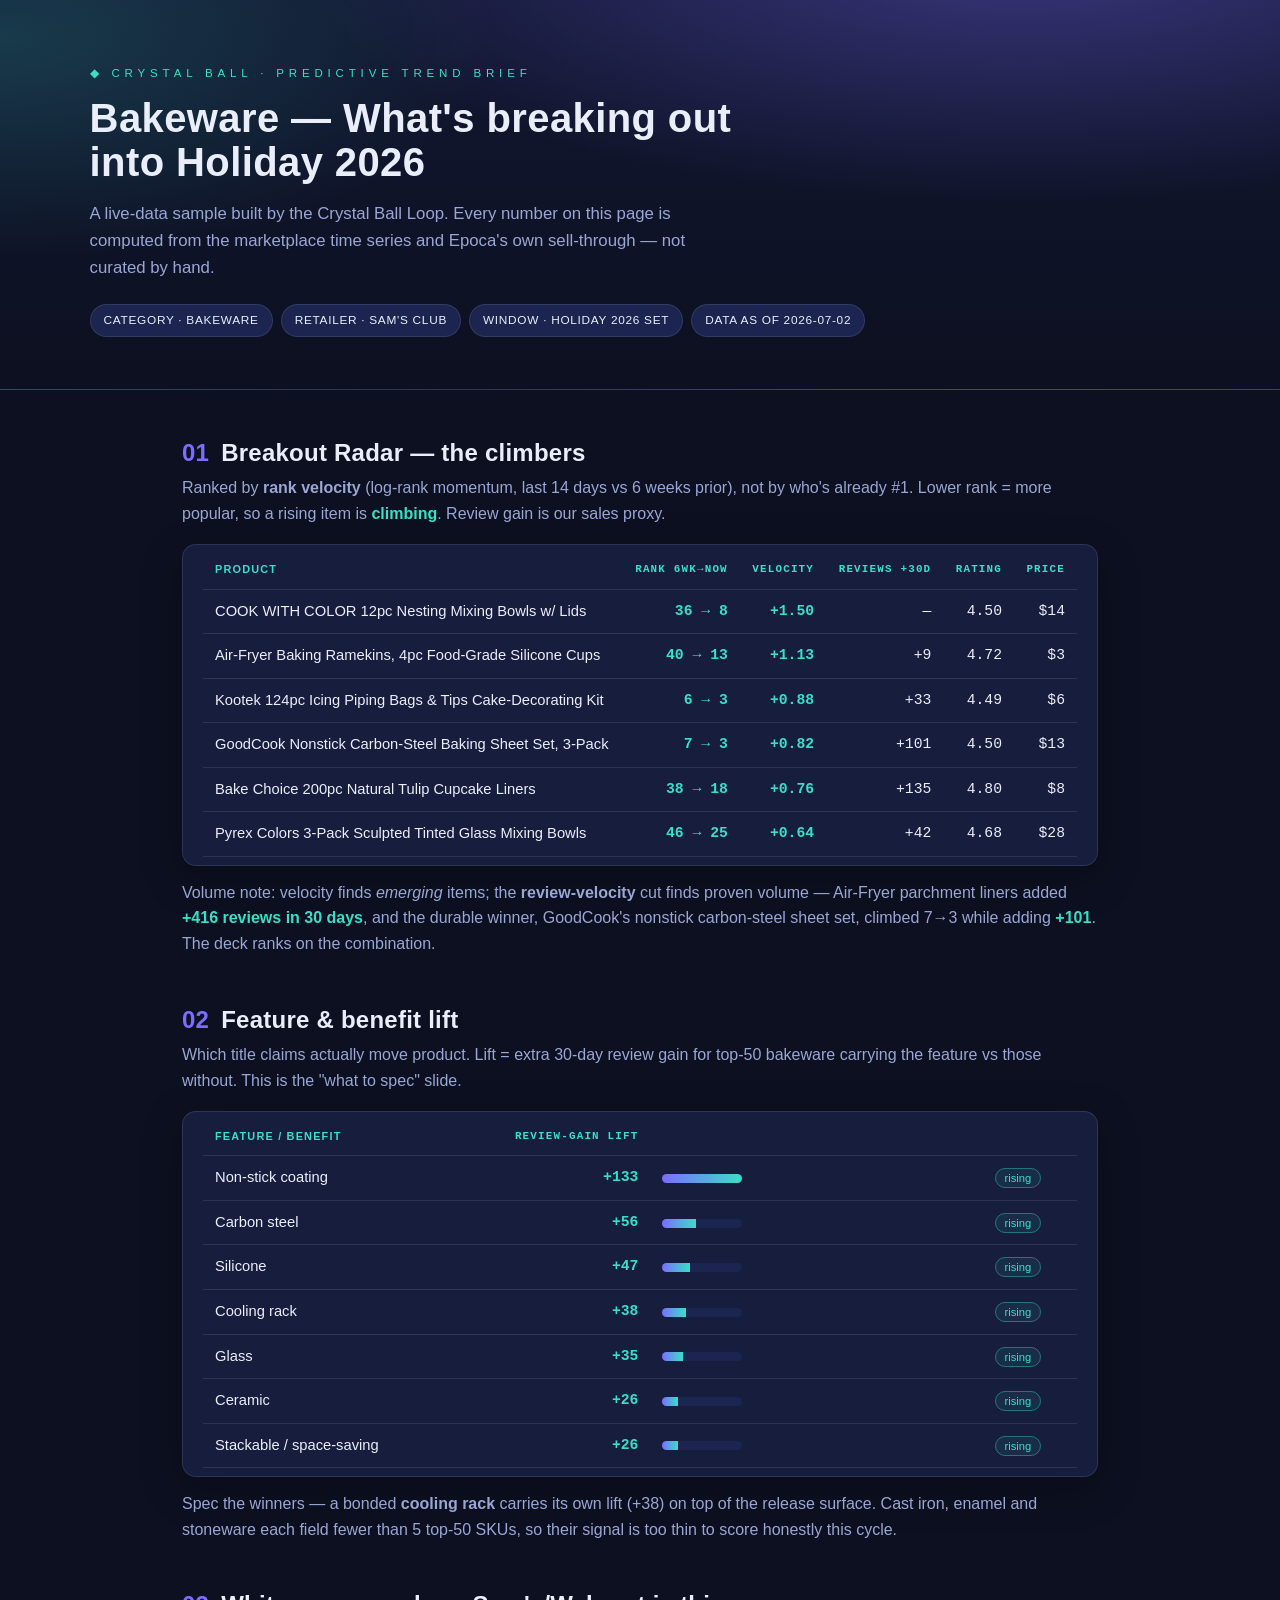
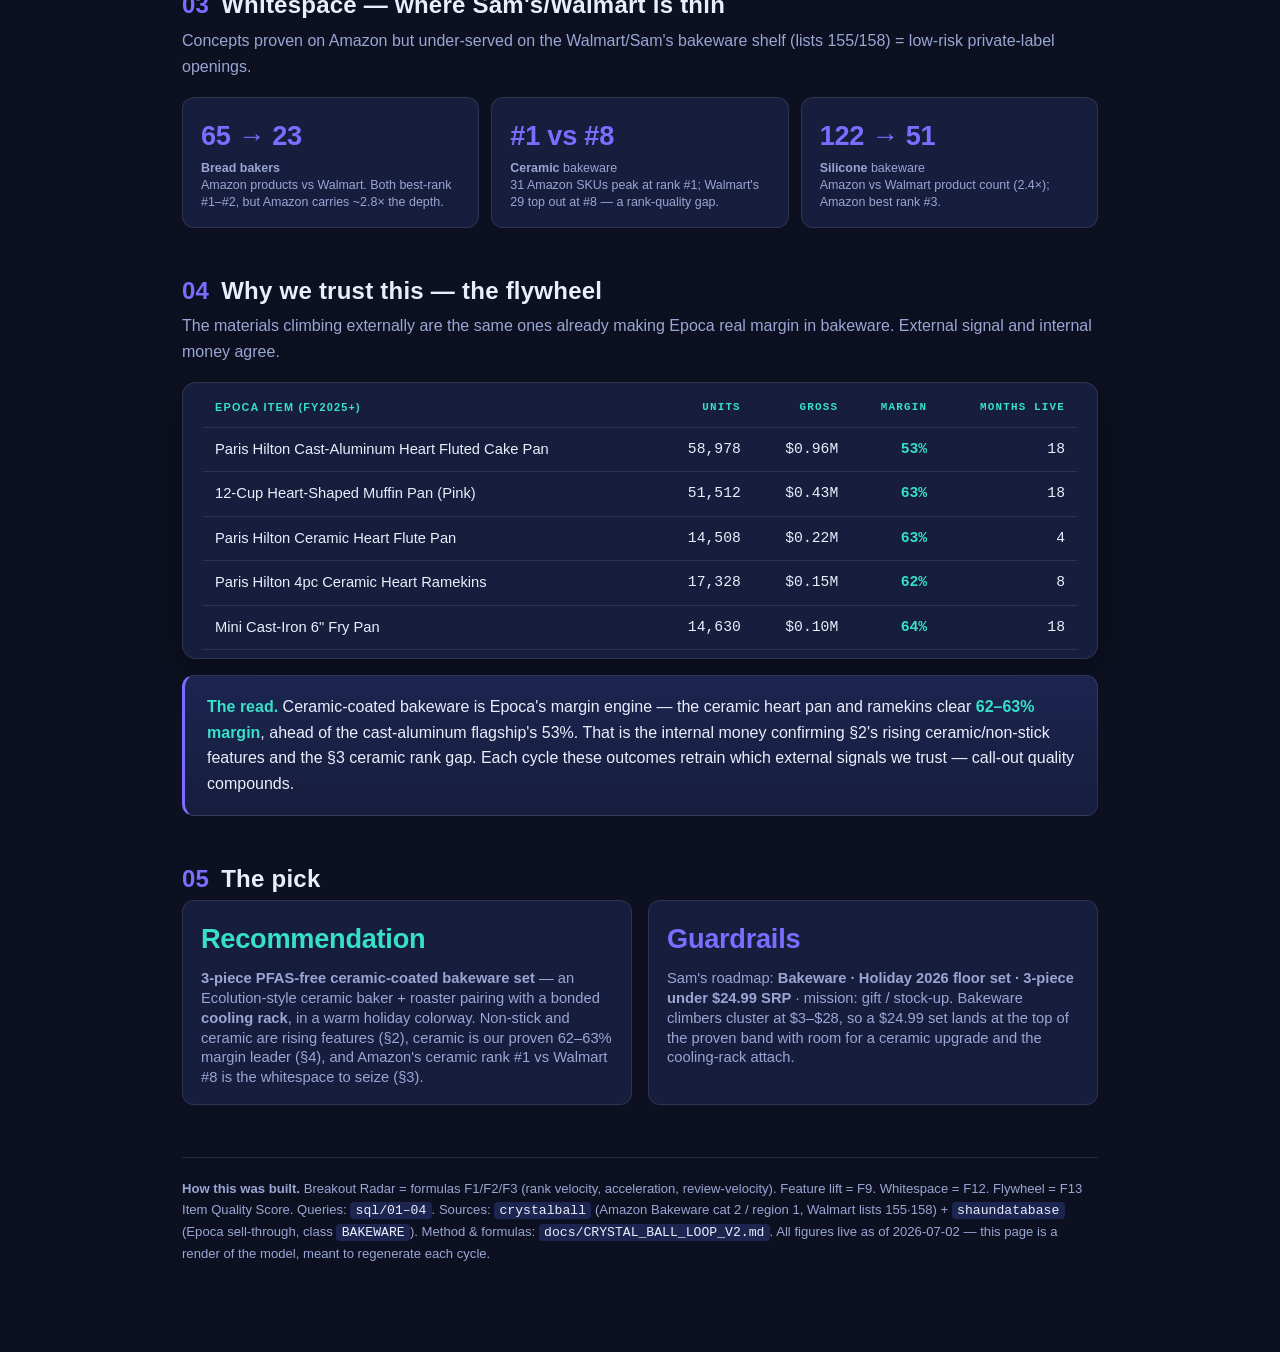
<file: docs/crystal-ball-bakeware-deck.html>
<!DOCTYPE html><html lang="en"><head><meta charset="UTF-8"/>
<meta name="viewport" content="width=device-width, initial-scale=1.0"/>
<title>Crystal Ball — Bakeware Trend Brief (Sample, live numbers)</title>
<style>
:root{
  --bg:#0c1020;--bg2:#121732;--panel:#161d3d;--panel2:#1c2550;--ink:#eaeefb;--muted:#9aa6d4;
  --line:rgba(255,255,255,.10);--accent:#7c6cff;--accent2:#37e0c8;--warn:#ff6b8b;--good:#37e0c8;
  --gold:#f0b94a;--sans:"Segoe UI",Roboto,Helvetica,Arial,sans-serif;--mono:ui-monospace,Menlo,monospace;
}
*{box-sizing:border-box;}
body{margin:0;font-family:var(--sans);color:var(--ink);background:var(--bg);line-height:1.6;}
.wrap{max-width:960px;margin:0 auto;padding:0 22px 90px;}
.cover{background:
   radial-gradient(1200px 400px at 80% -10%,rgba(124,108,255,.35),transparent 60%),
   radial-gradient(900px 400px at 0% 10%,rgba(55,224,200,.18),transparent 55%),
   linear-gradient(180deg,var(--bg2),var(--bg));
  padding:64px 7vw 52px;border-bottom:1px solid var(--line);}
.eyebrow{font-size:.72rem;letter-spacing:.42em;text-transform:uppercase;color:var(--accent2);margin:0;}
.cover h1{font-size:2.5rem;line-height:1.1;margin:.35em 0 .2em;letter-spacing:.01em;}
.cover .sub{color:var(--muted);font-size:1.05rem;max-width:640px;}
.chips{margin-top:22px;display:flex;flex-wrap:wrap;gap:8px;}
.chip{font-size:.74rem;letter-spacing:.06em;text-transform:uppercase;color:var(--ink);
  background:var(--panel2);border:1px solid var(--line);border-radius:999px;padding:6px 13px;}
section{margin-top:44px;}
h2{font-size:1.5rem;margin:0 0 .1em;letter-spacing:.01em;}
h2 .n{color:var(--accent);font-variant-numeric:tabular-nums;margin-right:.5em;}
.lead{color:var(--muted);margin:.2em 0 1.1em;}
.card{background:var(--panel);border:1px solid var(--line);border-radius:14px;padding:6px 20px 8px;margin:14px 0;
  box-shadow:0 12px 40px rgba(0,0,0,.25);}
table{border-collapse:collapse;width:100%;font-size:.92rem;}
th,td{padding:10px 12px;border-bottom:1px solid var(--line);text-align:left;white-space:nowrap;}
th{font-size:.68rem;text-transform:uppercase;letter-spacing:.11em;color:var(--accent2);font-weight:600;}
td.prod{white-space:normal;min-width:220px;}
td.num,th.num{text-align:right;font-variant-numeric:tabular-nums;font-family:var(--mono);}
.up{color:var(--good);font-weight:600;}.down{color:var(--warn);font-weight:600;}
.tablewrap{overflow-x:auto;}
.grid{display:grid;grid-template-columns:repeat(auto-fit,minmax(150px,1fr));gap:12px;margin:14px 0;}
.stat{background:var(--panel);border:1px solid var(--line);border-radius:12px;padding:16px 18px;}
.stat .v{font-size:1.7rem;font-weight:700;font-variant-numeric:tabular-nums;letter-spacing:-.01em;}
.stat .v.good{color:var(--good);}.stat .v.acc{color:var(--accent);}
.stat .k{font-size:.78rem;color:var(--muted);margin-top:3px;line-height:1.35;}
.bar{height:9px;border-radius:6px;background:var(--panel2);overflow:hidden;min-width:80px;display:inline-block;vertical-align:middle;}
.bar>span{display:block;height:100%;background:linear-gradient(90deg,var(--accent),var(--accent2));}
.pill{font-size:.7rem;padding:3px 9px;border-radius:999px;border:1px solid var(--line);}
.pill.win{color:var(--good);border-color:rgba(55,224,200,.4);background:rgba(55,224,200,.08);}
.pill.cool{color:var(--warn);border-color:rgba(255,107,139,.4);background:rgba(255,107,139,.08);}
.callout{background:linear-gradient(180deg,var(--panel2),var(--panel));border:1px solid var(--line);
  border-left:3px solid var(--accent);border-radius:12px;padding:18px 22px;margin:16px 0;}
.callout b{color:var(--accent2);}
.foot{margin-top:52px;padding-top:20px;border-top:1px solid var(--line);color:var(--muted);font-size:.82rem;}
.foot code{font-family:var(--mono);color:var(--ink);background:var(--panel2);padding:.1em .4em;border-radius:4px;}
.two{display:grid;grid-template-columns:1fr 1fr;gap:16px;}
@media(max-width:680px){.two{grid-template-columns:1fr;}.cover h1{font-size:2rem;}}
</style></head>
<body>
<div class="cover">
  <p class="eyebrow">◆ Crystal Ball · Predictive Trend Brief</p>
  <h1>Bakeware — What's breaking out<br>into Holiday 2026</h1>
  <p class="sub">A live-data sample built by the Crystal Ball Loop. Every number on this
  page is computed from the marketplace time series and Epoca's own sell-through —
  not curated by hand.</p>
  <div class="chips">
    <span class="chip">Category · Bakeware</span>
    <span class="chip">Retailer · Sam's Club</span>
    <span class="chip">Window · Holiday 2026 Set</span>
    <span class="chip">Data as of 2026-07-02</span>
  </div>
</div>

<div class="wrap">

<section>
  <h2><span class="n">01</span>Breakout Radar — the climbers</h2>
  <p class="lead">Ranked by <b>rank velocity</b> (log-rank momentum, last 14 days vs 6 weeks
  prior), not by who's already #1. Lower rank = more popular, so a rising item is
  <span class="up">climbing</span>. Review gain is our sales proxy.</p>
  <div class="card tablewrap">
  <table>
    <thead><tr>
      <th class="prod">Product</th><th class="num">Rank 6wk→now</th><th class="num">Velocity</th>
      <th class="num">Reviews +30d</th><th class="num">Rating</th><th class="num">Price</th>
    </tr></thead>
    <tbody>
      <tr><td class="prod">COOK WITH COLOR 12pc Nesting Mixing Bowls w/ Lids</td><td class="num"><span class="up">36 → 8</span></td><td class="num up">+1.50</td><td class="num">—</td><td class="num">4.50</td><td class="num">$14</td></tr>
      <tr><td class="prod">Air-Fryer Baking Ramekins, 4pc Food-Grade Silicone Cups</td><td class="num"><span class="up">40 → 13</span></td><td class="num up">+1.13</td><td class="num">+9</td><td class="num">4.72</td><td class="num">$3</td></tr>
      <tr><td class="prod">Kootek 124pc Icing Piping Bags &amp; Tips Cake-Decorating Kit</td><td class="num"><span class="up">6 → 3</span></td><td class="num up">+0.88</td><td class="num">+33</td><td class="num">4.49</td><td class="num">$6</td></tr>
      <tr><td class="prod">GoodCook Nonstick Carbon-Steel Baking Sheet Set, 3-Pack</td><td class="num"><span class="up">7 → 3</span></td><td class="num up">+0.82</td><td class="num">+101</td><td class="num">4.50</td><td class="num">$13</td></tr>
      <tr><td class="prod">Bake Choice 200pc Natural Tulip Cupcake Liners</td><td class="num"><span class="up">38 → 18</span></td><td class="num up">+0.76</td><td class="num">+135</td><td class="num">4.80</td><td class="num">$8</td></tr>
      <tr><td class="prod">Pyrex Colors 3-Pack Sculpted Tinted Glass Mixing Bowls</td><td class="num"><span class="up">46 → 25</span></td><td class="num up">+0.64</td><td class="num">+42</td><td class="num">4.68</td><td class="num">$28</td></tr>
    </tbody>
  </table>
  </div>
  <p class="lead" style="margin-top:6px">Volume note: velocity finds <i>emerging</i> items; the
  <b>review-velocity</b> cut finds proven volume — Air-Fryer parchment liners added
  <span class="up">+416 reviews in 30 days</span>, and the durable winner, GoodCook's
  nonstick carbon-steel sheet set, climbed 7→3 while adding <span class="up">+101</span>.
  The deck ranks on the combination.</p>
</section>

<section>
  <h2><span class="n">02</span>Feature &amp; benefit lift</h2>
  <p class="lead">Which title claims actually move product. Lift = extra 30-day review gain for
  top-50 bakeware carrying the feature vs those without. This is the "what to spec" slide.</p>
  <div class="card">
  <table>
    <thead><tr><th>Feature / benefit</th><th class="num">Review-gain lift</th><th style="width:38%">&nbsp;</th><th></th></tr></thead>
    <tbody>
      <tr><td>Non-stick coating</td><td class="num up">+133</td><td><span class="bar"><span style="width:100%"></span></span></td><td><span class="pill win">rising</span></td></tr>
      <tr><td>Carbon steel</td><td class="num up">+56</td><td><span class="bar"><span style="width:42%"></span></span></td><td><span class="pill win">rising</span></td></tr>
      <tr><td>Silicone</td><td class="num up">+47</td><td><span class="bar"><span style="width:35%"></span></span></td><td><span class="pill win">rising</span></td></tr>
      <tr><td>Cooling rack</td><td class="num up">+38</td><td><span class="bar"><span style="width:29%"></span></span></td><td><span class="pill win">rising</span></td></tr>
      <tr><td>Glass</td><td class="num up">+35</td><td><span class="bar"><span style="width:26%"></span></span></td><td><span class="pill win">rising</span></td></tr>
      <tr><td>Ceramic</td><td class="num up">+26</td><td><span class="bar"><span style="width:20%"></span></span></td><td><span class="pill win">rising</span></td></tr>
      <tr><td>Stackable / space-saving</td><td class="num up">+26</td><td><span class="bar"><span style="width:20%"></span></span></td><td><span class="pill win">rising</span></td></tr>
    </tbody>
  </table>
  </div>
  <p class="lead" style="margin-top:6px">Spec the winners — a bonded <b>cooling rack</b> carries
  its own lift (+38) on top of the release surface. Cast iron, enamel and stoneware each field
  fewer than 5 top-50 SKUs, so their signal is too thin to score honestly this cycle.</p>
</section>

<section>
  <h2><span class="n">03</span>Whitespace — where Sam's/Walmart is thin</h2>
  <p class="lead">Concepts proven on Amazon but under-served on the Walmart/Sam's bakeware shelf
  (lists 155/158) = low-risk private-label openings.</p>
  <div class="grid">
    <div class="stat"><div class="v acc">65 → 23</div><div class="k"><b>Bread bakers</b><br>Amazon products vs Walmart. Both best-rank #1–#2, but Amazon carries ~2.8× the depth.</div></div>
    <div class="stat"><div class="v acc">#1 vs #8</div><div class="k"><b>Ceramic</b> bakeware<br>31 Amazon SKUs peak at rank #1; Walmart's 29 top out at #8 — a rank-quality gap.</div></div>
    <div class="stat"><div class="v acc">122 → 51</div><div class="k"><b>Silicone</b> bakeware<br>Amazon vs Walmart product count (2.4×); Amazon best rank #3.</div></div>
  </div>
</section>

<section>
  <h2><span class="n">04</span>Why we trust this — the flywheel</h2>
  <p class="lead">The materials climbing externally are the same ones already making Epoca real
  margin in bakeware. External signal and internal money agree.</p>
  <div class="card tablewrap">
  <table>
    <thead><tr><th class="prod">Epoca item (FY2025+)</th><th class="num">Units</th><th class="num">Gross</th><th class="num">Margin</th><th class="num">Months live</th></tr></thead>
    <tbody>
      <tr><td class="prod">Paris Hilton Cast-Aluminum Heart Fluted Cake Pan</td><td class="num">58,978</td><td class="num">$0.96M</td><td class="num up">53%</td><td class="num">18</td></tr>
      <tr><td class="prod">12-Cup Heart-Shaped Muffin Pan (Pink)</td><td class="num">51,512</td><td class="num">$0.43M</td><td class="num up">63%</td><td class="num">18</td></tr>
      <tr><td class="prod">Paris Hilton Ceramic Heart Flute Pan</td><td class="num">14,508</td><td class="num">$0.22M</td><td class="num up">63%</td><td class="num">4</td></tr>
      <tr><td class="prod">Paris Hilton 4pc Ceramic Heart Ramekins</td><td class="num">17,328</td><td class="num">$0.15M</td><td class="num up">62%</td><td class="num">8</td></tr>
      <tr><td class="prod">Mini Cast-Iron 6" Fry Pan</td><td class="num">14,630</td><td class="num">$0.10M</td><td class="num up">64%</td><td class="num">18</td></tr>
    </tbody>
  </table>
  </div>
  <div class="callout">
    <b>The read.</b> Ceramic-coated bakeware is Epoca's margin engine — the ceramic heart pan and
    ramekins clear <b>62–63% margin</b>, ahead of the cast-aluminum flagship's 53%. That is the
    internal money confirming §2's rising ceramic/non-stick features and the §3 ceramic rank gap.
    Each cycle these outcomes retrain which external signals we trust — call-out quality compounds.
  </div>
</section>

<section>
  <h2><span class="n">05</span>The pick</h2>
  <div class="two">
    <div class="stat"><div class="v good">Recommendation</div>
      <div class="k" style="font-size:.92rem;margin-top:8px">
      <b>3-piece PFAS-free ceramic-coated bakeware set</b> — an Ecolution-style ceramic baker +
      roaster pairing with a bonded <b>cooling rack</b>, in a warm holiday colorway.
      Non-stick and ceramic are rising features (§2), ceramic is our proven 62–63% margin
      leader (§4), and Amazon's ceramic rank #1 vs Walmart #8 is the whitespace to seize (§3).</div></div>
    <div class="stat"><div class="v acc">Guardrails</div>
      <div class="k" style="font-size:.92rem;margin-top:8px">
      Sam's roadmap: <b>Bakeware · Holiday 2026 floor set · 3-piece under $24.99 SRP</b> ·
      mission: gift / stock-up. Bakeware climbers cluster at $3–$28, so a $24.99 set lands at the
      top of the proven band with room for a ceramic upgrade and the cooling-rack attach.</div></div>
  </div>
</section>

<div class="foot">
  <b>How this was built.</b> Breakout Radar = formulas F1/F2/F3 (rank velocity, acceleration,
  review-velocity). Feature lift = F9. Whitespace = F12. Flywheel = F13 Item Quality Score.
  Queries: <code>sql/01–04</code>. Sources: <code>crystalball</code> (Amazon Bakeware cat 2 / region 1,
  Walmart lists 155·158) + <code>shaundatabase</code> (Epoca sell-through, class <code>BAKEWARE</code>).
  Method &amp; formulas: <code>docs/CRYSTAL_BALL_LOOP_V2.md</code>. All figures live as of 2026-07-02 —
  this page is a render of the model, meant to regenerate each cycle.
</div>
</div>
</body></html>
</file>
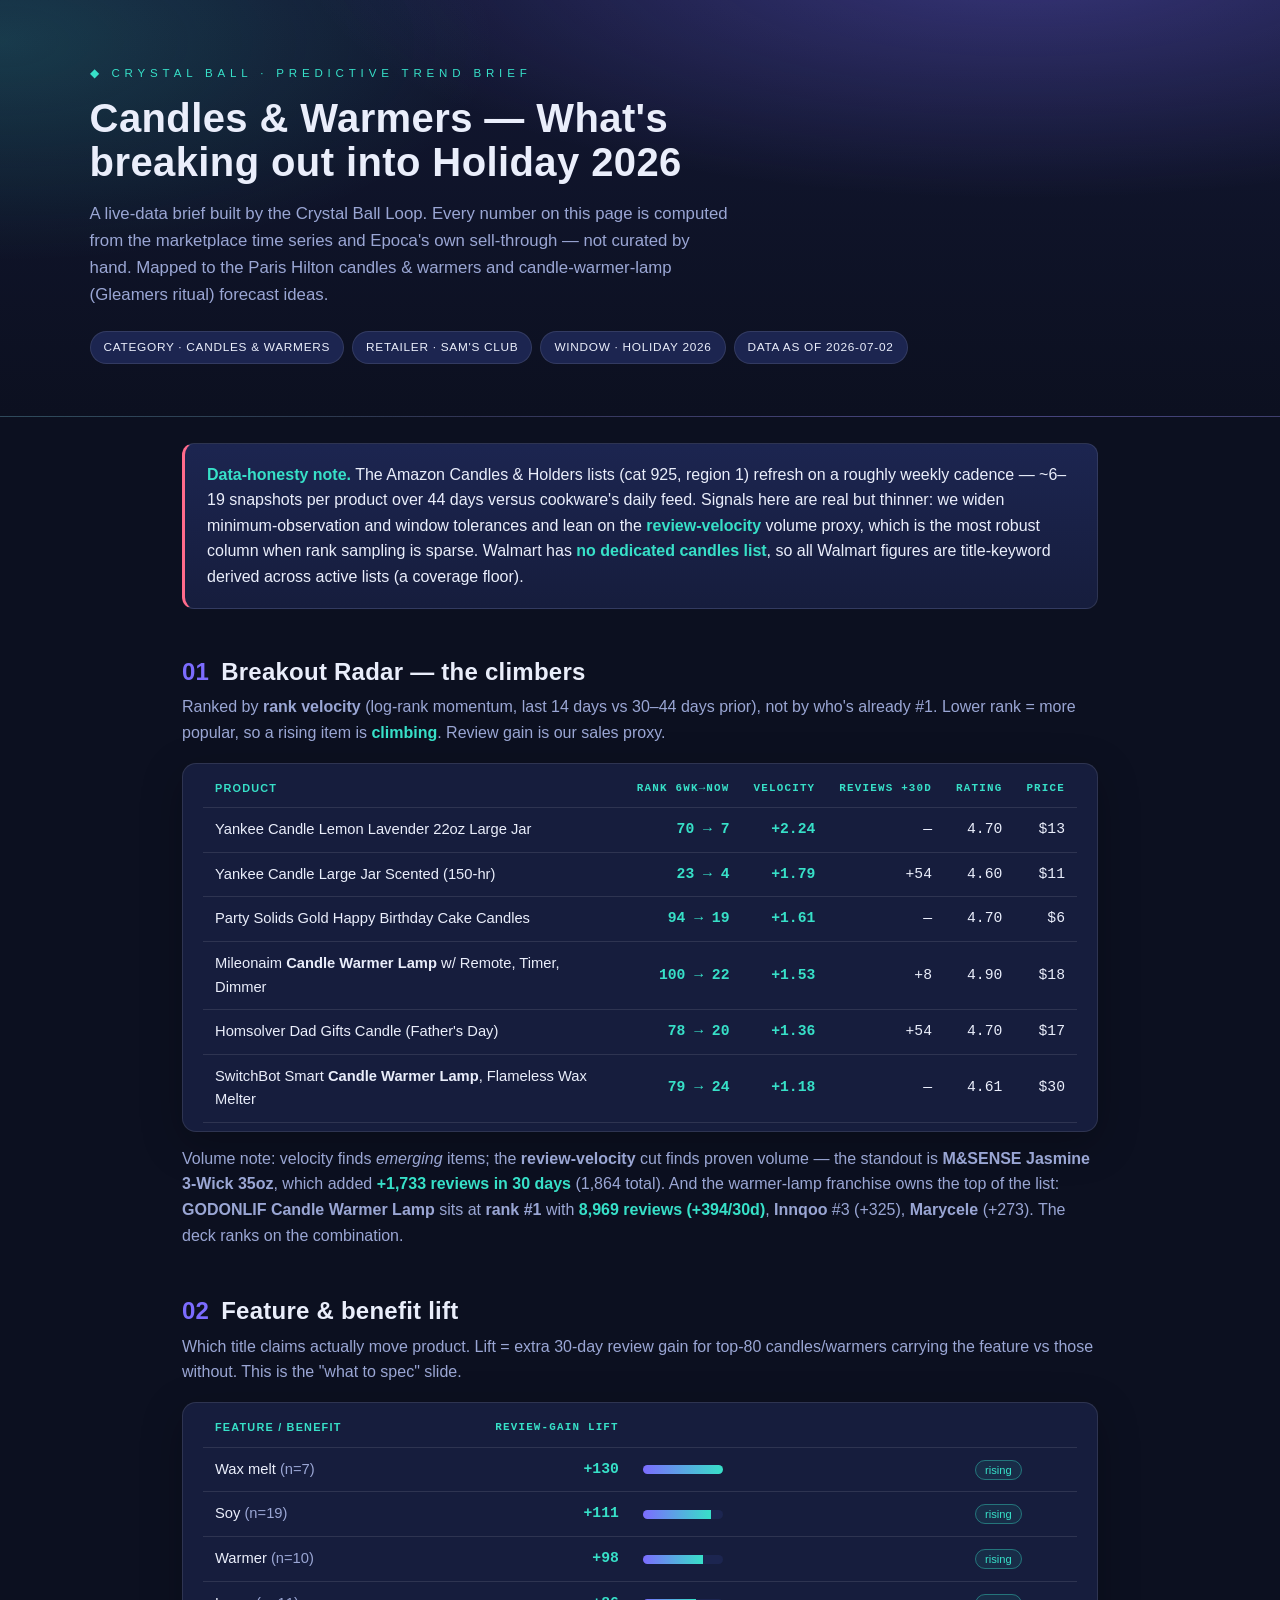
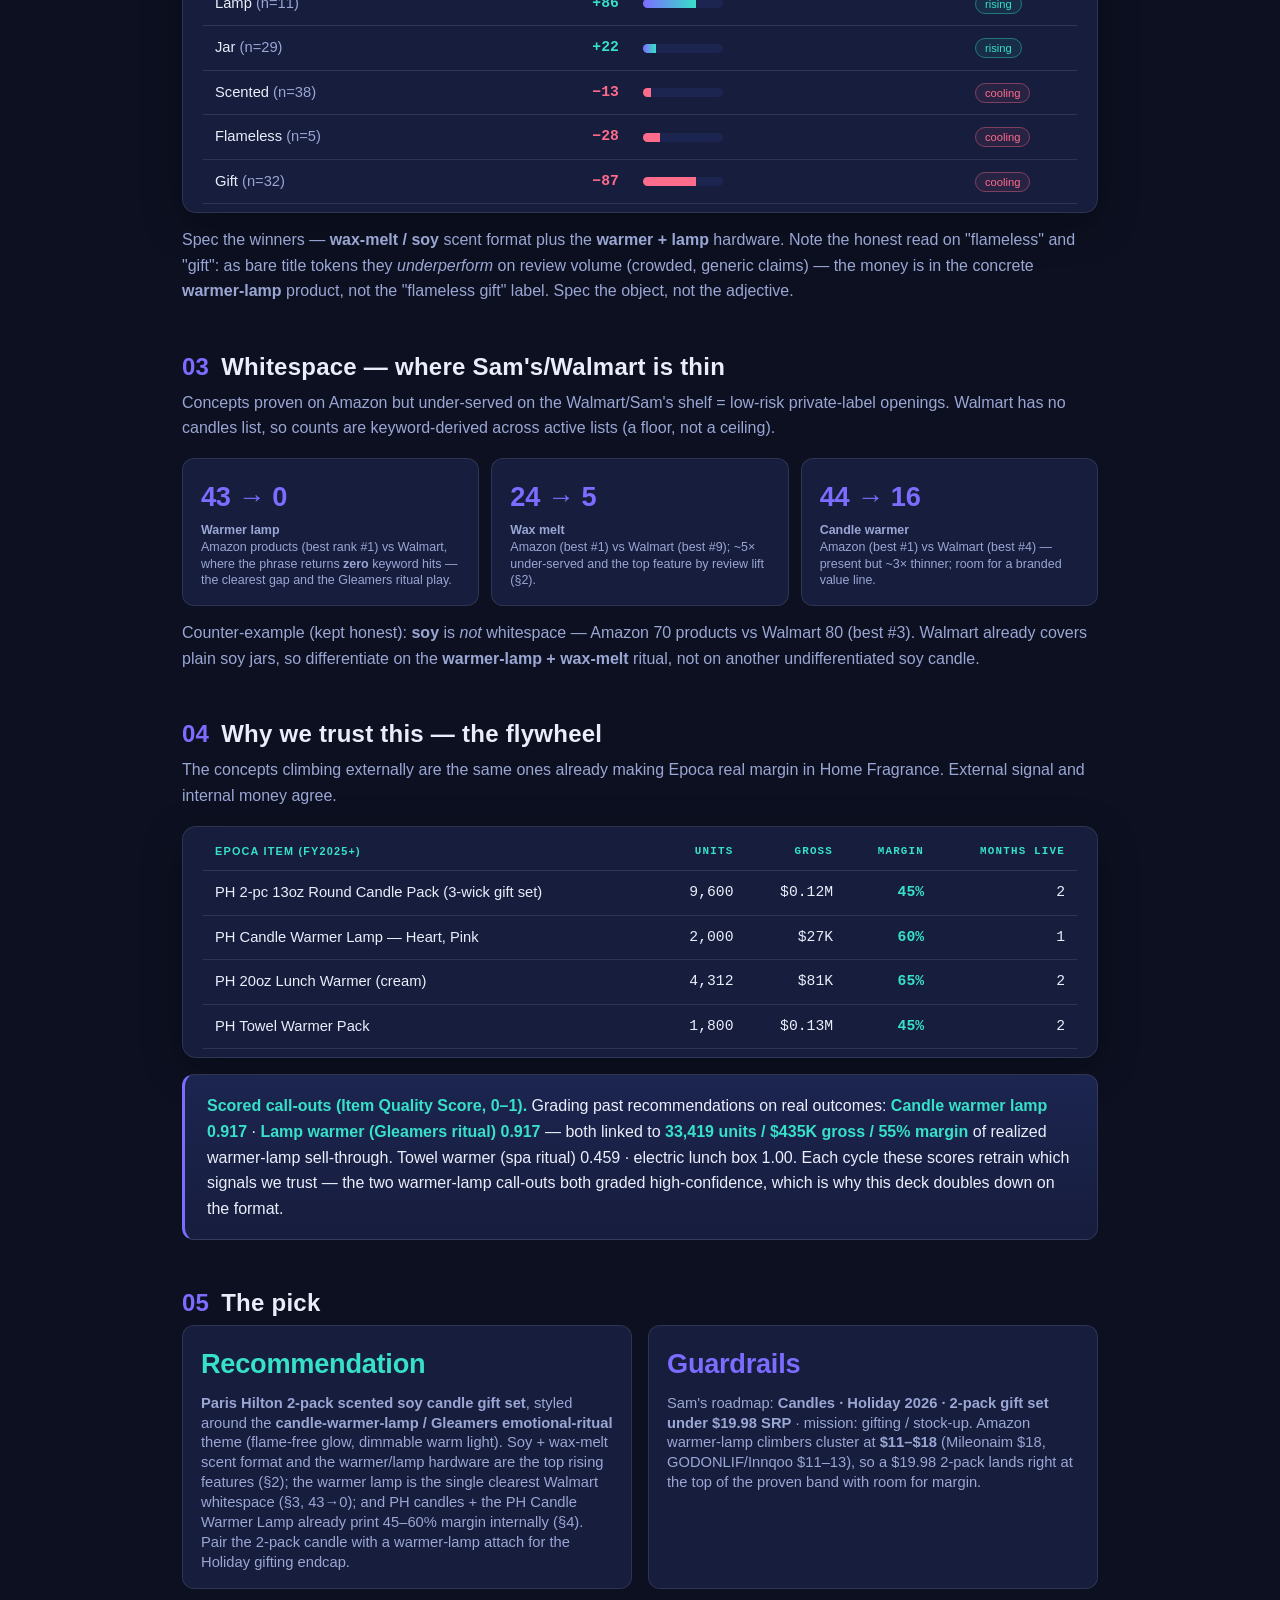
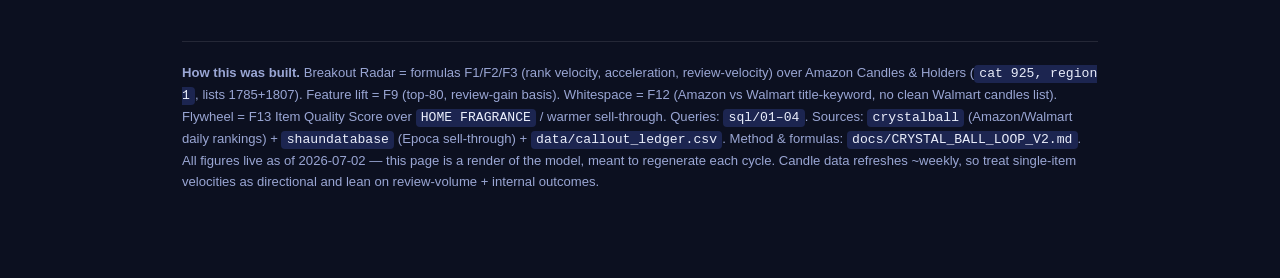
<file: docs/crystal-ball-candles-deck.html>
<!DOCTYPE html><html lang="en"><head><meta charset="UTF-8"/>
<meta name="viewport" content="width=device-width, initial-scale=1.0"/>
<title>Crystal Ball — Candles &amp; Warmers Trend Brief (live numbers)</title>
<style>
:root{
  --bg:#0c1020;--bg2:#121732;--panel:#161d3d;--panel2:#1c2550;--ink:#eaeefb;--muted:#9aa6d4;
  --line:rgba(255,255,255,.10);--accent:#7c6cff;--accent2:#37e0c8;--warn:#ff6b8b;--good:#37e0c8;
  --gold:#f0b94a;--sans:"Segoe UI",Roboto,Helvetica,Arial,sans-serif;--mono:ui-monospace,Menlo,monospace;
}
*{box-sizing:border-box;}
body{margin:0;font-family:var(--sans);color:var(--ink);background:var(--bg);line-height:1.6;}
.wrap{max-width:960px;margin:0 auto;padding:0 22px 90px;}
.cover{background:
   radial-gradient(1200px 400px at 80% -10%,rgba(124,108,255,.35),transparent 60%),
   radial-gradient(900px 400px at 0% 10%,rgba(55,224,200,.18),transparent 55%),
   linear-gradient(180deg,var(--bg2),var(--bg));
  padding:64px 7vw 52px;border-bottom:1px solid var(--line);}
.eyebrow{font-size:.72rem;letter-spacing:.42em;text-transform:uppercase;color:var(--accent2);margin:0;}
.cover h1{font-size:2.5rem;line-height:1.1;margin:.35em 0 .2em;letter-spacing:.01em;}
.cover .sub{color:var(--muted);font-size:1.05rem;max-width:640px;}
.chips{margin-top:22px;display:flex;flex-wrap:wrap;gap:8px;}
.chip{font-size:.74rem;letter-spacing:.06em;text-transform:uppercase;color:var(--ink);
  background:var(--panel2);border:1px solid var(--line);border-radius:999px;padding:6px 13px;}
section{margin-top:44px;}
h2{font-size:1.5rem;margin:0 0 .1em;letter-spacing:.01em;}
h2 .n{color:var(--accent);font-variant-numeric:tabular-nums;margin-right:.5em;}
.lead{color:var(--muted);margin:.2em 0 1.1em;}
.card{background:var(--panel);border:1px solid var(--line);border-radius:14px;padding:6px 20px 8px;margin:14px 0;
  box-shadow:0 12px 40px rgba(0,0,0,.25);}
table{border-collapse:collapse;width:100%;font-size:.92rem;}
th,td{padding:10px 12px;border-bottom:1px solid var(--line);text-align:left;white-space:nowrap;}
th{font-size:.68rem;text-transform:uppercase;letter-spacing:.11em;color:var(--accent2);font-weight:600;}
td.prod{white-space:normal;min-width:220px;}
td.num,th.num{text-align:right;font-variant-numeric:tabular-nums;font-family:var(--mono);}
.up{color:var(--good);font-weight:600;}.down{color:var(--warn);font-weight:600;}
.tablewrap{overflow-x:auto;}
.grid{display:grid;grid-template-columns:repeat(auto-fit,minmax(150px,1fr));gap:12px;margin:14px 0;}
.stat{background:var(--panel);border:1px solid var(--line);border-radius:12px;padding:16px 18px;}
.stat .v{font-size:1.7rem;font-weight:700;font-variant-numeric:tabular-nums;letter-spacing:-.01em;}
.stat .v.good{color:var(--good);}.stat .v.acc{color:var(--accent);}
.stat .k{font-size:.78rem;color:var(--muted);margin-top:3px;line-height:1.35;}
.bar{height:9px;border-radius:6px;background:var(--panel2);overflow:hidden;min-width:80px;display:inline-block;vertical-align:middle;}
.bar>span{display:block;height:100%;background:linear-gradient(90deg,var(--accent),var(--accent2));}
.pill{font-size:.7rem;padding:3px 9px;border-radius:999px;border:1px solid var(--line);}
.pill.win{color:var(--good);border-color:rgba(55,224,200,.4);background:rgba(55,224,200,.08);}
.pill.cool{color:var(--warn);border-color:rgba(255,107,139,.4);background:rgba(255,107,139,.08);}
.callout{background:linear-gradient(180deg,var(--panel2),var(--panel));border:1px solid var(--line);
  border-left:3px solid var(--accent);border-radius:12px;padding:18px 22px;margin:16px 0;}
.callout b{color:var(--accent2);}
.foot{margin-top:52px;padding-top:20px;border-top:1px solid var(--line);color:var(--muted);font-size:.82rem;}
.foot code{font-family:var(--mono);color:var(--ink);background:var(--panel2);padding:.1em .4em;border-radius:4px;}
.two{display:grid;grid-template-columns:1fr 1fr;gap:16px;}
@media(max-width:680px){.two{grid-template-columns:1fr;}.cover h1{font-size:2rem;}}
</style></head>
<body>
<div class="cover">
  <p class="eyebrow">◆ Crystal Ball · Predictive Trend Brief</p>
  <h1>Candles &amp; Warmers — What's<br>breaking out into Holiday 2026</h1>
  <p class="sub">A live-data brief built by the Crystal Ball Loop. Every number on this
  page is computed from the marketplace time series and Epoca's own sell-through —
  not curated by hand. Mapped to the Paris Hilton candles &amp; warmers and
  candle-warmer-lamp (Gleamers ritual) forecast ideas.</p>
  <div class="chips">
    <span class="chip">Category · Candles &amp; Warmers</span>
    <span class="chip">Retailer · Sam's Club</span>
    <span class="chip">Window · Holiday 2026</span>
    <span class="chip">Data as of 2026-07-02</span>
  </div>
</div>

<div class="wrap">

<div class="callout" style="margin-top:26px;border-left-color:var(--warn)">
  <b>Data-honesty note.</b> The Amazon Candles &amp; Holders lists (cat 925, region 1)
  refresh on a roughly weekly cadence — ~6–19 snapshots per product over 44 days versus
  cookware's daily feed. Signals here are real but thinner: we widen minimum-observation
  and window tolerances and lean on the <b>review-velocity</b> volume proxy, which is the
  most robust column when rank sampling is sparse. Walmart has <b>no dedicated candles list</b>,
  so all Walmart figures are title-keyword derived across active lists (a coverage floor).
</div>

<section>
  <h2><span class="n">01</span>Breakout Radar — the climbers</h2>
  <p class="lead">Ranked by <b>rank velocity</b> (log-rank momentum, last 14 days vs 30–44 days
  prior), not by who's already #1. Lower rank = more popular, so a rising item is
  <span class="up">climbing</span>. Review gain is our sales proxy.</p>
  <div class="card tablewrap">
  <table>
    <thead><tr>
      <th class="prod">Product</th><th class="num">Rank 6wk→now</th><th class="num">Velocity</th>
      <th class="num">Reviews +30d</th><th class="num">Rating</th><th class="num">Price</th>
    </tr></thead>
    <tbody>
      <tr><td class="prod">Yankee Candle Lemon Lavender 22oz Large Jar</td><td class="num"><span class="up">70 → 7</span></td><td class="num up">+2.24</td><td class="num">—</td><td class="num">4.70</td><td class="num">$13</td></tr>
      <tr><td class="prod">Yankee Candle Large Jar Scented (150-hr)</td><td class="num"><span class="up">23 → 4</span></td><td class="num up">+1.79</td><td class="num">+54</td><td class="num">4.60</td><td class="num">$11</td></tr>
      <tr><td class="prod">Party Solids Gold Happy Birthday Cake Candles</td><td class="num"><span class="up">94 → 19</span></td><td class="num up">+1.61</td><td class="num">—</td><td class="num">4.70</td><td class="num">$6</td></tr>
      <tr><td class="prod">Mileonaim <b>Candle Warmer Lamp</b> w/ Remote, Timer, Dimmer</td><td class="num"><span class="up">100 → 22</span></td><td class="num up">+1.53</td><td class="num">+8</td><td class="num">4.90</td><td class="num">$18</td></tr>
      <tr><td class="prod">Homsolver Dad Gifts Candle (Father's Day)</td><td class="num"><span class="up">78 → 20</span></td><td class="num up">+1.36</td><td class="num">+54</td><td class="num">4.70</td><td class="num">$17</td></tr>
      <tr><td class="prod">SwitchBot Smart <b>Candle Warmer Lamp</b>, Flameless Wax Melter</td><td class="num"><span class="up">79 → 24</span></td><td class="num up">+1.18</td><td class="num">—</td><td class="num">4.61</td><td class="num">$30</td></tr>
    </tbody>
  </table>
  </div>
  <p class="lead" style="margin-top:6px">Volume note: velocity finds <i>emerging</i> items; the
  <b>review-velocity</b> cut finds proven volume — the standout is <b>M&amp;SENSE Jasmine 3-Wick
  35oz</b>, which added <span class="up">+1,733 reviews in 30 days</span> (1,864 total). And the
  warmer-lamp franchise owns the top of the list: <b>GODONLIF Candle Warmer Lamp</b> sits at
  <b>rank #1</b> with <span class="up">8,969 reviews (+394/30d)</span>, <b>Innqoo</b> #3 (+325),
  <b>Marycele</b> (+273). The deck ranks on the combination.</p>
</section>

<section>
  <h2><span class="n">02</span>Feature &amp; benefit lift</h2>
  <p class="lead">Which title claims actually move product. Lift = extra 30-day review gain for
  top-80 candles/warmers carrying the feature vs those without. This is the "what to spec" slide.</p>
  <div class="card">
  <table>
    <thead><tr><th>Feature / benefit</th><th class="num">Review-gain lift</th><th style="width:38%">&nbsp;</th><th></th></tr></thead>
    <tbody>
      <tr><td>Wax melt <span style="color:var(--muted)">(n=7)</span></td><td class="num up">+130</td><td><span class="bar"><span style="width:100%"></span></span></td><td><span class="pill win">rising</span></td></tr>
      <tr><td>Soy <span style="color:var(--muted)">(n=19)</span></td><td class="num up">+111</td><td><span class="bar"><span style="width:85%"></span></span></td><td><span class="pill win">rising</span></td></tr>
      <tr><td>Warmer <span style="color:var(--muted)">(n=10)</span></td><td class="num up">+98</td><td><span class="bar"><span style="width:75%"></span></span></td><td><span class="pill win">rising</span></td></tr>
      <tr><td>Lamp <span style="color:var(--muted)">(n=11)</span></td><td class="num up">+86</td><td><span class="bar"><span style="width:66%"></span></span></td><td><span class="pill win">rising</span></td></tr>
      <tr><td>Jar <span style="color:var(--muted)">(n=29)</span></td><td class="num up">+22</td><td><span class="bar"><span style="width:17%"></span></span></td><td><span class="pill win">rising</span></td></tr>
      <tr><td>Scented <span style="color:var(--muted)">(n=38)</span></td><td class="num down">−13</td><td><span class="bar"><span style="width:10%;background:var(--warn)"></span></span></td><td><span class="pill cool">cooling</span></td></tr>
      <tr><td>Flameless <span style="color:var(--muted)">(n=5)</span></td><td class="num down">−28</td><td><span class="bar"><span style="width:22%;background:var(--warn)"></span></span></td><td><span class="pill cool">cooling</span></td></tr>
      <tr><td>Gift <span style="color:var(--muted)">(n=32)</span></td><td class="num down">−87</td><td><span class="bar"><span style="width:67%;background:var(--warn)"></span></span></td><td><span class="pill cool">cooling</span></td></tr>
    </tbody>
  </table>
  </div>
  <p class="lead" style="margin-top:6px">Spec the winners — <b>wax-melt / soy</b> scent format plus the
  <b>warmer + lamp</b> hardware. Note the honest read on "flameless" and "gift": as bare title tokens they
  <i>underperform</i> on review volume (crowded, generic claims) — the money is in the concrete <b>warmer-lamp</b>
  product, not the "flameless gift" label. Spec the object, not the adjective.</p>
</section>

<section>
  <h2><span class="n">03</span>Whitespace — where Sam's/Walmart is thin</h2>
  <p class="lead">Concepts proven on Amazon but under-served on the Walmart/Sam's shelf =
  low-risk private-label openings. Walmart has no candles list, so counts are keyword-derived
  across active lists (a floor, not a ceiling).</p>
  <div class="grid">
    <div class="stat"><div class="v acc">43 → 0</div><div class="k"><b>Warmer lamp</b><br>Amazon products (best rank #1) vs Walmart, where the phrase returns <b>zero</b> keyword hits — the clearest gap and the Gleamers ritual play.</div></div>
    <div class="stat"><div class="v acc">24 → 5</div><div class="k"><b>Wax melt</b><br>Amazon (best #1) vs Walmart (best #9); ~5× under-served and the top feature by review lift (§2).</div></div>
    <div class="stat"><div class="v acc">44 → 16</div><div class="k"><b>Candle warmer</b><br>Amazon (best #1) vs Walmart (best #4) — present but ~3× thinner; room for a branded value line.</div></div>
  </div>
  <p class="lead" style="margin-top:6px">Counter-example (kept honest): <b>soy</b> is <i>not</i> whitespace —
  Amazon 70 products vs Walmart 80 (best #3). Walmart already covers plain soy jars, so differentiate on the
  <b>warmer-lamp + wax-melt</b> ritual, not on another undifferentiated soy candle.</p>
</section>

<section>
  <h2><span class="n">04</span>Why we trust this — the flywheel</h2>
  <p class="lead">The concepts climbing externally are the same ones already making Epoca real
  margin in Home Fragrance. External signal and internal money agree.</p>
  <div class="card tablewrap">
  <table>
    <thead><tr><th class="prod">Epoca item (FY2025+)</th><th class="num">Units</th><th class="num">Gross</th><th class="num">Margin</th><th class="num">Months live</th></tr></thead>
    <tbody>
      <tr><td class="prod">PH 2-pc 13oz Round Candle Pack (3-wick gift set)</td><td class="num">9,600</td><td class="num">$0.12M</td><td class="num up">45%</td><td class="num">2</td></tr>
      <tr><td class="prod">PH Candle Warmer Lamp — Heart, Pink</td><td class="num">2,000</td><td class="num">$27K</td><td class="num up">60%</td><td class="num">1</td></tr>
      <tr><td class="prod">PH 20oz Lunch Warmer (cream)</td><td class="num">4,312</td><td class="num">$81K</td><td class="num up">65%</td><td class="num">2</td></tr>
      <tr><td class="prod">PH Towel Warmer Pack</td><td class="num">1,800</td><td class="num">$0.13M</td><td class="num up">45%</td><td class="num">2</td></tr>
    </tbody>
  </table>
  </div>
  <div class="callout">
    <b>Scored call-outs (Item Quality Score, 0–1).</b> Grading past recommendations on real
    outcomes: <b>Candle warmer lamp 0.917</b> · <b>Lamp warmer (Gleamers ritual) 0.917</b> —
    both linked to <b>33,419 units / $435K gross / 55% margin</b> of realized warmer-lamp
    sell-through. Towel warmer (spa ritual) 0.459 · electric lunch box 1.00. Each cycle these
    scores retrain which signals we trust — the two warmer-lamp call-outs both graded
    high-confidence, which is why this deck doubles down on the format.
  </div>
</section>

<section>
  <h2><span class="n">05</span>The pick</h2>
  <div class="two">
    <div class="stat"><div class="v good">Recommendation</div>
      <div class="k" style="font-size:.92rem;margin-top:8px">
      <b>Paris Hilton 2-pack scented soy candle gift set</b>, styled around the
      <b>candle-warmer-lamp / Gleamers emotional-ritual</b> theme (flame-free glow, dimmable
      warm light). Soy + wax-melt scent format and the warmer/lamp hardware are the top rising
      features (§2); the warmer lamp is the single clearest Walmart whitespace (§3, 43→0); and
      PH candles + the PH Candle Warmer Lamp already print 45–60% margin internally (§4). Pair the
      2-pack candle with a warmer-lamp attach for the Holiday gifting endcap.</div></div>
    <div class="stat"><div class="v acc">Guardrails</div>
      <div class="k" style="font-size:.92rem;margin-top:8px">
      Sam's roadmap: <b>Candles · Holiday 2026 · 2-pack gift set under $19.98 SRP</b> ·
      mission: gifting / stock-up. Amazon warmer-lamp climbers cluster at <b>$11–$18</b>
      (Mileonaim $18, GODONLIF/Innqoo $11–13), so a $19.98 2-pack lands right at the top of
      the proven band with room for margin.</div></div>
  </div>
</section>

<div class="foot">
  <b>How this was built.</b> Breakout Radar = formulas F1/F2/F3 (rank velocity, acceleration,
  review-velocity) over Amazon Candles &amp; Holders (<code>cat 925, region 1</code>, lists 1785+1807).
  Feature lift = F9 (top-80, review-gain basis). Whitespace = F12 (Amazon vs Walmart title-keyword,
  no clean Walmart candles list). Flywheel = F13 Item Quality Score over <code>HOME FRAGRANCE</code> /
  warmer sell-through. Queries: <code>sql/01–04</code>. Sources: <code>crystalball</code> (Amazon/Walmart
  daily rankings) + <code>shaundatabase</code> (Epoca sell-through) + <code>data/callout_ledger.csv</code>.
  Method &amp; formulas: <code>docs/CRYSTAL_BALL_LOOP_V2.md</code>. All figures live as of 2026-07-02 —
  this page is a render of the model, meant to regenerate each cycle. Candle data refreshes ~weekly, so
  treat single-item velocities as directional and lean on review-volume + internal outcomes.
</div>
</div>
</body></html>
</file>
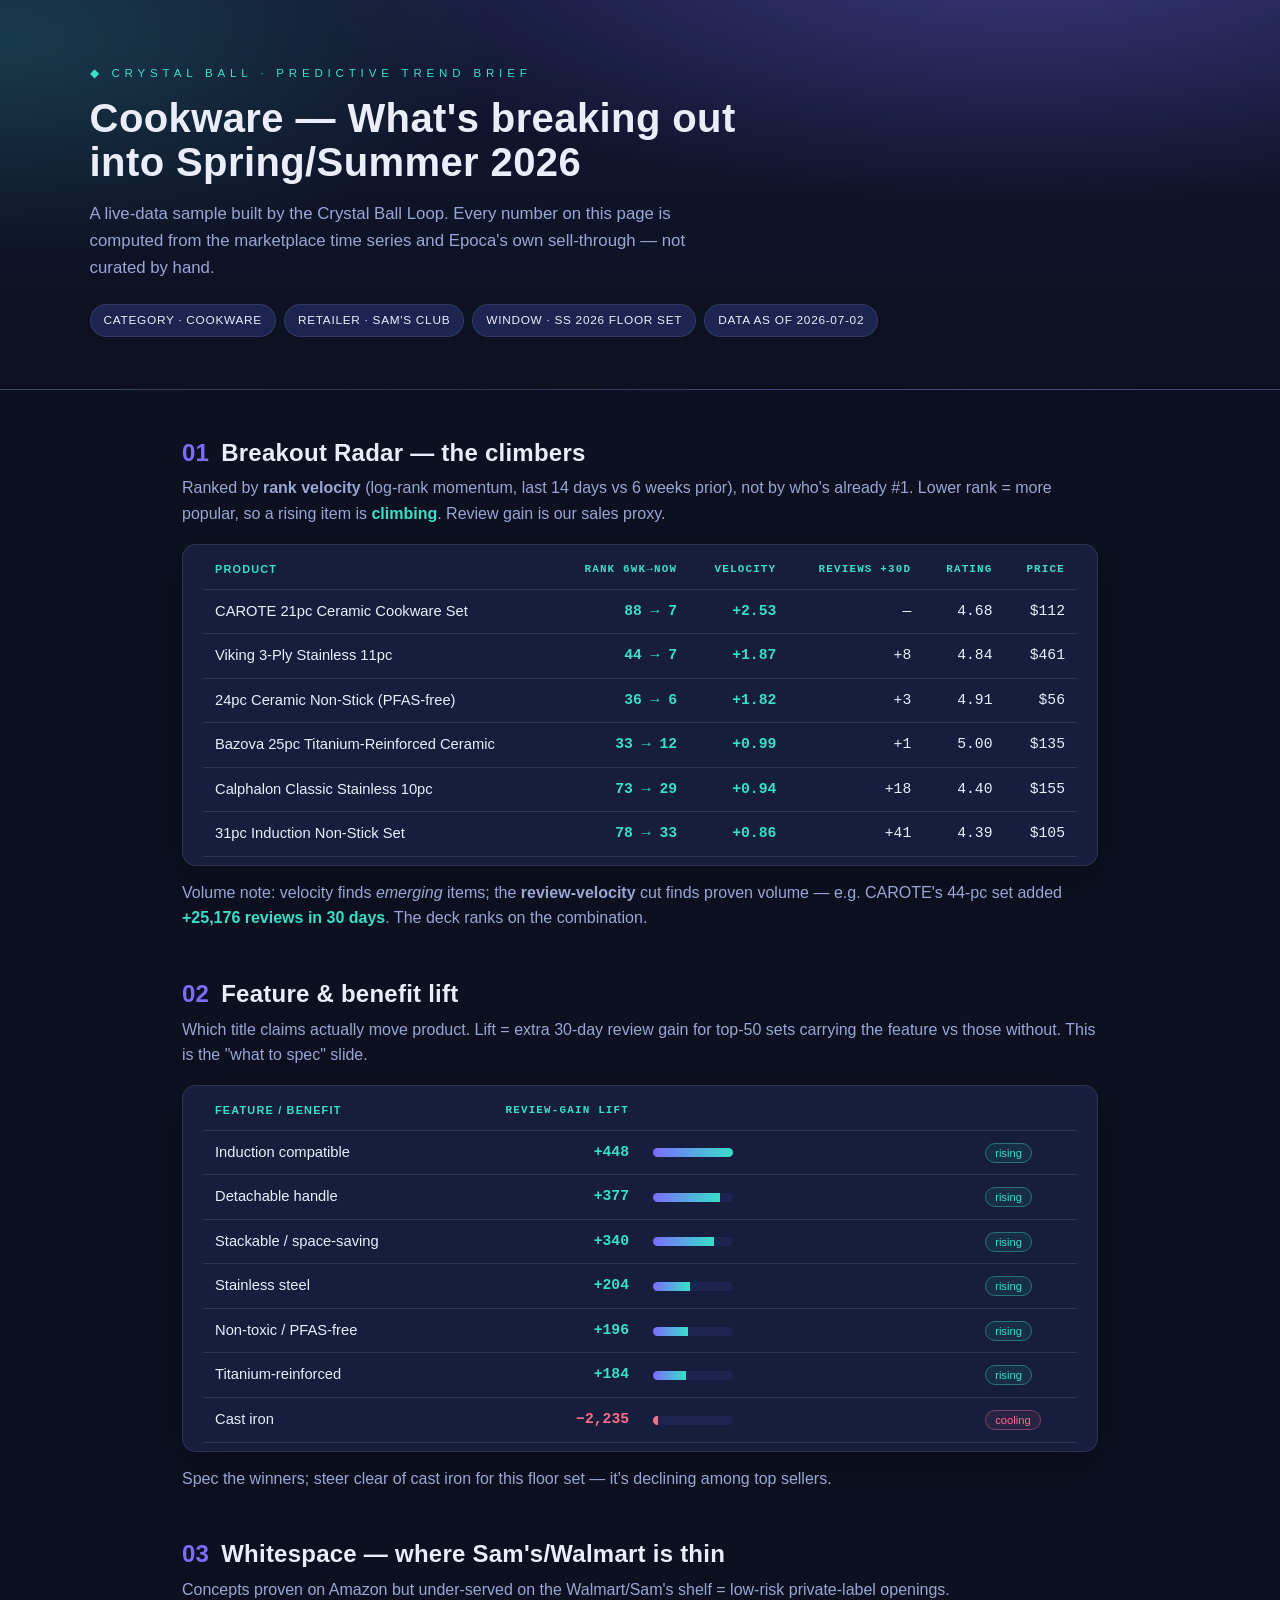
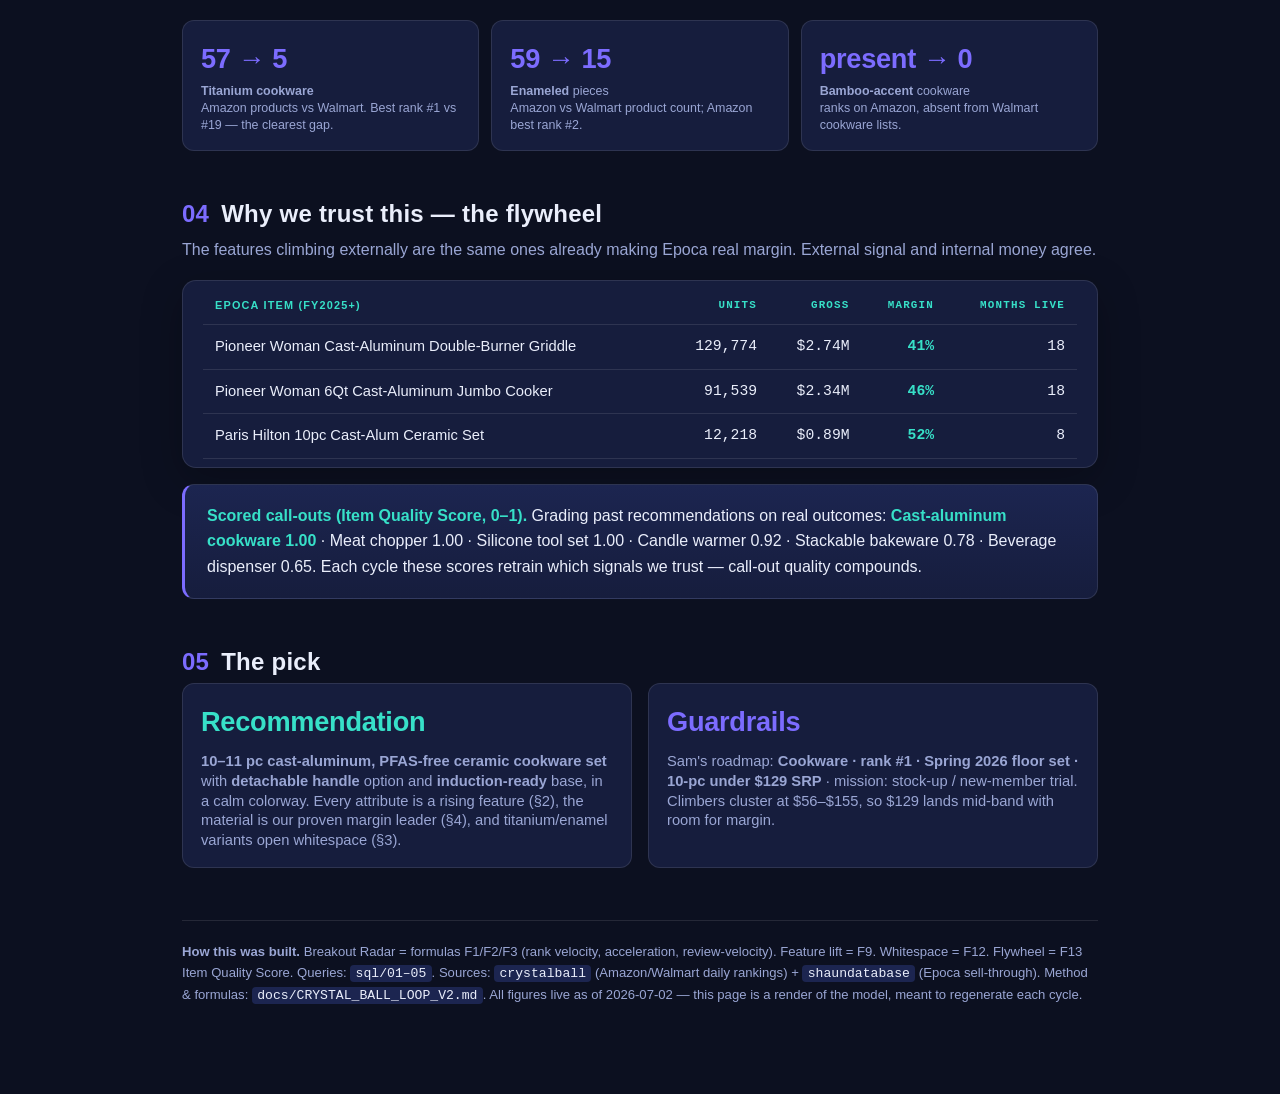
<file: docs/crystal-ball-cookware-deck.html>
<!DOCTYPE html><html lang="en"><head><meta charset="UTF-8"/>
<meta name="viewport" content="width=device-width, initial-scale=1.0"/>
<title>Crystal Ball — Cookware Trend Brief (Sample, live numbers)</title>
<style>
:root{
  --bg:#0c1020;--bg2:#121732;--panel:#161d3d;--panel2:#1c2550;--ink:#eaeefb;--muted:#9aa6d4;
  --line:rgba(255,255,255,.10);--accent:#7c6cff;--accent2:#37e0c8;--warn:#ff6b8b;--good:#37e0c8;
  --gold:#f0b94a;--sans:"Segoe UI",Roboto,Helvetica,Arial,sans-serif;--mono:ui-monospace,Menlo,monospace;
}
*{box-sizing:border-box;}
body{margin:0;font-family:var(--sans);color:var(--ink);background:var(--bg);line-height:1.6;}
.wrap{max-width:960px;margin:0 auto;padding:0 22px 90px;}
.cover{background:
   radial-gradient(1200px 400px at 80% -10%,rgba(124,108,255,.35),transparent 60%),
   radial-gradient(900px 400px at 0% 10%,rgba(55,224,200,.18),transparent 55%),
   linear-gradient(180deg,var(--bg2),var(--bg));
  padding:64px 7vw 52px;border-bottom:1px solid var(--line);}
.eyebrow{font-size:.72rem;letter-spacing:.42em;text-transform:uppercase;color:var(--accent2);margin:0;}
.cover h1{font-size:2.5rem;line-height:1.1;margin:.35em 0 .2em;letter-spacing:.01em;}
.cover .sub{color:var(--muted);font-size:1.05rem;max-width:640px;}
.chips{margin-top:22px;display:flex;flex-wrap:wrap;gap:8px;}
.chip{font-size:.74rem;letter-spacing:.06em;text-transform:uppercase;color:var(--ink);
  background:var(--panel2);border:1px solid var(--line);border-radius:999px;padding:6px 13px;}
section{margin-top:44px;}
h2{font-size:1.5rem;margin:0 0 .1em;letter-spacing:.01em;}
h2 .n{color:var(--accent);font-variant-numeric:tabular-nums;margin-right:.5em;}
.lead{color:var(--muted);margin:.2em 0 1.1em;}
.card{background:var(--panel);border:1px solid var(--line);border-radius:14px;padding:6px 20px 8px;margin:14px 0;
  box-shadow:0 12px 40px rgba(0,0,0,.25);}
table{border-collapse:collapse;width:100%;font-size:.92rem;}
th,td{padding:10px 12px;border-bottom:1px solid var(--line);text-align:left;white-space:nowrap;}
th{font-size:.68rem;text-transform:uppercase;letter-spacing:.11em;color:var(--accent2);font-weight:600;}
td.prod{white-space:normal;min-width:220px;}
td.num,th.num{text-align:right;font-variant-numeric:tabular-nums;font-family:var(--mono);}
.up{color:var(--good);font-weight:600;}.down{color:var(--warn);font-weight:600;}
.tablewrap{overflow-x:auto;}
.grid{display:grid;grid-template-columns:repeat(auto-fit,minmax(150px,1fr));gap:12px;margin:14px 0;}
.stat{background:var(--panel);border:1px solid var(--line);border-radius:12px;padding:16px 18px;}
.stat .v{font-size:1.7rem;font-weight:700;font-variant-numeric:tabular-nums;letter-spacing:-.01em;}
.stat .v.good{color:var(--good);}.stat .v.acc{color:var(--accent);}
.stat .k{font-size:.78rem;color:var(--muted);margin-top:3px;line-height:1.35;}
.bar{height:9px;border-radius:6px;background:var(--panel2);overflow:hidden;min-width:80px;display:inline-block;vertical-align:middle;}
.bar>span{display:block;height:100%;background:linear-gradient(90deg,var(--accent),var(--accent2));}
.pill{font-size:.7rem;padding:3px 9px;border-radius:999px;border:1px solid var(--line);}
.pill.win{color:var(--good);border-color:rgba(55,224,200,.4);background:rgba(55,224,200,.08);}
.pill.cool{color:var(--warn);border-color:rgba(255,107,139,.4);background:rgba(255,107,139,.08);}
.callout{background:linear-gradient(180deg,var(--panel2),var(--panel));border:1px solid var(--line);
  border-left:3px solid var(--accent);border-radius:12px;padding:18px 22px;margin:16px 0;}
.callout b{color:var(--accent2);}
.foot{margin-top:52px;padding-top:20px;border-top:1px solid var(--line);color:var(--muted);font-size:.82rem;}
.foot code{font-family:var(--mono);color:var(--ink);background:var(--panel2);padding:.1em .4em;border-radius:4px;}
.two{display:grid;grid-template-columns:1fr 1fr;gap:16px;}
@media(max-width:680px){.two{grid-template-columns:1fr;}.cover h1{font-size:2rem;}}
</style></head>
<body>
<div class="cover">
  <p class="eyebrow">◆ Crystal Ball · Predictive Trend Brief</p>
  <h1>Cookware — What's breaking out<br>into Spring/Summer 2026</h1>
  <p class="sub">A live-data sample built by the Crystal Ball Loop. Every number on this
  page is computed from the marketplace time series and Epoca's own sell-through —
  not curated by hand.</p>
  <div class="chips">
    <span class="chip">Category · Cookware</span>
    <span class="chip">Retailer · Sam's Club</span>
    <span class="chip">Window · SS 2026 Floor Set</span>
    <span class="chip">Data as of 2026-07-02</span>
  </div>
</div>

<div class="wrap">

<section>
  <h2><span class="n">01</span>Breakout Radar — the climbers</h2>
  <p class="lead">Ranked by <b>rank velocity</b> (log-rank momentum, last 14 days vs 6 weeks
  prior), not by who's already #1. Lower rank = more popular, so a rising item is
  <span class="up">climbing</span>. Review gain is our sales proxy.</p>
  <div class="card tablewrap">
  <table>
    <thead><tr>
      <th class="prod">Product</th><th class="num">Rank 6wk→now</th><th class="num">Velocity</th>
      <th class="num">Reviews +30d</th><th class="num">Rating</th><th class="num">Price</th>
    </tr></thead>
    <tbody>
      <tr><td class="prod">CAROTE 21pc Ceramic Cookware Set</td><td class="num"><span class="up">88 → 7</span></td><td class="num up">+2.53</td><td class="num">—</td><td class="num">4.68</td><td class="num">$112</td></tr>
      <tr><td class="prod">Viking 3-Ply Stainless 11pc</td><td class="num"><span class="up">44 → 7</span></td><td class="num up">+1.87</td><td class="num">+8</td><td class="num">4.84</td><td class="num">$461</td></tr>
      <tr><td class="prod">24pc Ceramic Non-Stick (PFAS-free)</td><td class="num"><span class="up">36 → 6</span></td><td class="num up">+1.82</td><td class="num">+3</td><td class="num">4.91</td><td class="num">$56</td></tr>
      <tr><td class="prod">Bazova 25pc Titanium-Reinforced Ceramic</td><td class="num"><span class="up">33 → 12</span></td><td class="num up">+0.99</td><td class="num">+1</td><td class="num">5.00</td><td class="num">$135</td></tr>
      <tr><td class="prod">Calphalon Classic Stainless 10pc</td><td class="num"><span class="up">73 → 29</span></td><td class="num up">+0.94</td><td class="num">+18</td><td class="num">4.40</td><td class="num">$155</td></tr>
      <tr><td class="prod">31pc Induction Non-Stick Set</td><td class="num"><span class="up">78 → 33</span></td><td class="num up">+0.86</td><td class="num">+41</td><td class="num">4.39</td><td class="num">$105</td></tr>
    </tbody>
  </table>
  </div>
  <p class="lead" style="margin-top:6px">Volume note: velocity finds <i>emerging</i> items; the
  <b>review-velocity</b> cut finds proven volume — e.g. CAROTE's 44-pc set added
  <span class="up">+25,176 reviews in 30 days</span>. The deck ranks on the combination.</p>
</section>

<section>
  <h2><span class="n">02</span>Feature &amp; benefit lift</h2>
  <p class="lead">Which title claims actually move product. Lift = extra 30-day review gain for
  top-50 sets carrying the feature vs those without. This is the "what to spec" slide.</p>
  <div class="card">
  <table>
    <thead><tr><th>Feature / benefit</th><th class="num">Review-gain lift</th><th style="width:38%">&nbsp;</th><th></th></tr></thead>
    <tbody>
      <tr><td>Induction compatible</td><td class="num up">+448</td><td><span class="bar"><span style="width:100%"></span></span></td><td><span class="pill win">rising</span></td></tr>
      <tr><td>Detachable handle</td><td class="num up">+377</td><td><span class="bar"><span style="width:84%"></span></span></td><td><span class="pill win">rising</span></td></tr>
      <tr><td>Stackable / space-saving</td><td class="num up">+340</td><td><span class="bar"><span style="width:76%"></span></span></td><td><span class="pill win">rising</span></td></tr>
      <tr><td>Stainless steel</td><td class="num up">+204</td><td><span class="bar"><span style="width:46%"></span></span></td><td><span class="pill win">rising</span></td></tr>
      <tr><td>Non-toxic / PFAS-free</td><td class="num up">+196</td><td><span class="bar"><span style="width:44%"></span></span></td><td><span class="pill win">rising</span></td></tr>
      <tr><td>Titanium-reinforced</td><td class="num up">+184</td><td><span class="bar"><span style="width:41%"></span></span></td><td><span class="pill win">rising</span></td></tr>
      <tr><td>Cast iron</td><td class="num down">−2,235</td><td><span class="bar"><span style="width:6%;background:var(--warn)"></span></span></td><td><span class="pill cool">cooling</span></td></tr>
    </tbody>
  </table>
  </div>
  <p class="lead" style="margin-top:6px">Spec the winners; steer clear of cast iron for this floor set —
  it's declining among top sellers.</p>
</section>

<section>
  <h2><span class="n">03</span>Whitespace — where Sam's/Walmart is thin</h2>
  <p class="lead">Concepts proven on Amazon but under-served on the Walmart/Sam's shelf =
  low-risk private-label openings.</p>
  <div class="grid">
    <div class="stat"><div class="v acc">57 → 5</div><div class="k"><b>Titanium cookware</b><br>Amazon products vs Walmart. Best rank #1 vs #19 — the clearest gap.</div></div>
    <div class="stat"><div class="v acc">59 → 15</div><div class="k"><b>Enameled</b> pieces<br>Amazon vs Walmart product count; Amazon best rank #2.</div></div>
    <div class="stat"><div class="v acc">present → 0</div><div class="k"><b>Bamboo-accent</b> cookware<br>ranks on Amazon, absent from Walmart cookware lists.</div></div>
  </div>
</section>

<section>
  <h2><span class="n">04</span>Why we trust this — the flywheel</h2>
  <p class="lead">The features climbing externally are the same ones already making Epoca real
  margin. External signal and internal money agree.</p>
  <div class="card tablewrap">
  <table>
    <thead><tr><th class="prod">Epoca item (FY2025+)</th><th class="num">Units</th><th class="num">Gross</th><th class="num">Margin</th><th class="num">Months live</th></tr></thead>
    <tbody>
      <tr><td class="prod">Pioneer Woman Cast-Aluminum Double-Burner Griddle</td><td class="num">129,774</td><td class="num">$2.74M</td><td class="num up">41%</td><td class="num">18</td></tr>
      <tr><td class="prod">Pioneer Woman 6Qt Cast-Aluminum Jumbo Cooker</td><td class="num">91,539</td><td class="num">$2.34M</td><td class="num up">46%</td><td class="num">18</td></tr>
      <tr><td class="prod">Paris Hilton 10pc Cast-Alum Ceramic Set</td><td class="num">12,218</td><td class="num">$0.89M</td><td class="num up">52%</td><td class="num">8</td></tr>
    </tbody>
  </table>
  </div>
  <div class="callout">
    <b>Scored call-outs (Item Quality Score, 0–1).</b> Grading past recommendations on real
    outcomes: <b>Cast-aluminum cookware 1.00</b> · Meat chopper 1.00 · Silicone tool set 1.00 ·
    Candle warmer 0.92 · Stackable bakeware 0.78 · Beverage dispenser 0.65. Each cycle these
    scores retrain which signals we trust — call-out quality compounds.
  </div>
</section>

<section>
  <h2><span class="n">05</span>The pick</h2>
  <div class="two">
    <div class="stat"><div class="v good">Recommendation</div>
      <div class="k" style="font-size:.92rem;margin-top:8px">
      <b>10–11 pc cast-aluminum, PFAS-free ceramic cookware set</b> with
      <b>detachable handle</b> option and <b>induction-ready</b> base, in a calm colorway.
      Every attribute is a rising feature (§2), the material is our proven margin leader (§4),
      and titanium/enamel variants open whitespace (§3).</div></div>
    <div class="stat"><div class="v acc">Guardrails</div>
      <div class="k" style="font-size:.92rem;margin-top:8px">
      Sam's roadmap: <b>Cookware · rank #1 · Spring 2026 floor set · 10-pc under $129 SRP</b> ·
      mission: stock-up / new-member trial. Climbers cluster at $56–$155, so $129 lands
      mid-band with room for margin.</div></div>
  </div>
</section>

<div class="foot">
  <b>How this was built.</b> Breakout Radar = formulas F1/F2/F3 (rank velocity, acceleration,
  review-velocity). Feature lift = F9. Whitespace = F12. Flywheel = F13 Item Quality Score.
  Queries: <code>sql/01–05</code>. Sources: <code>crystalball</code> (Amazon/Walmart daily rankings)
  + <code>shaundatabase</code> (Epoca sell-through). Method &amp; formulas:
  <code>docs/CRYSTAL_BALL_LOOP_V2.md</code>. All figures live as of 2026-07-02 — this page is a
  render of the model, meant to regenerate each cycle.
</div>
</div>
</body></html>
</file>
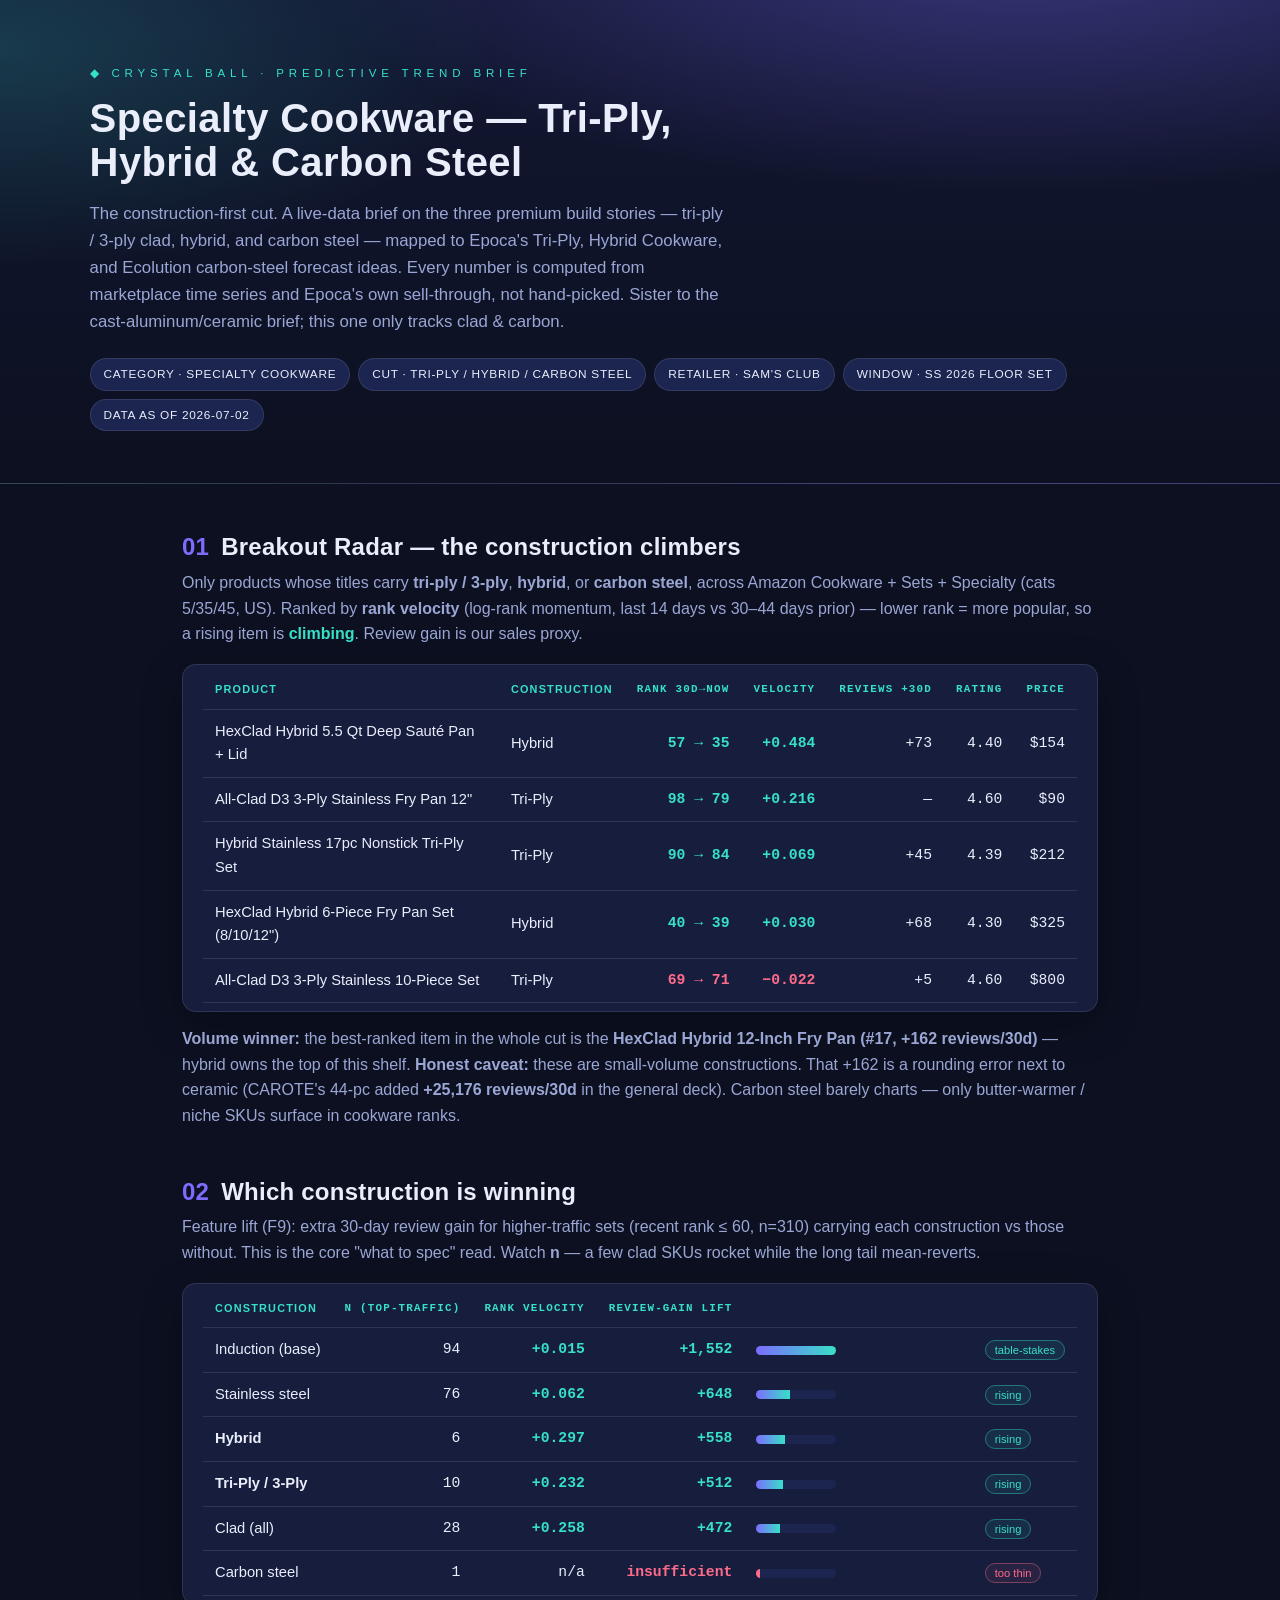
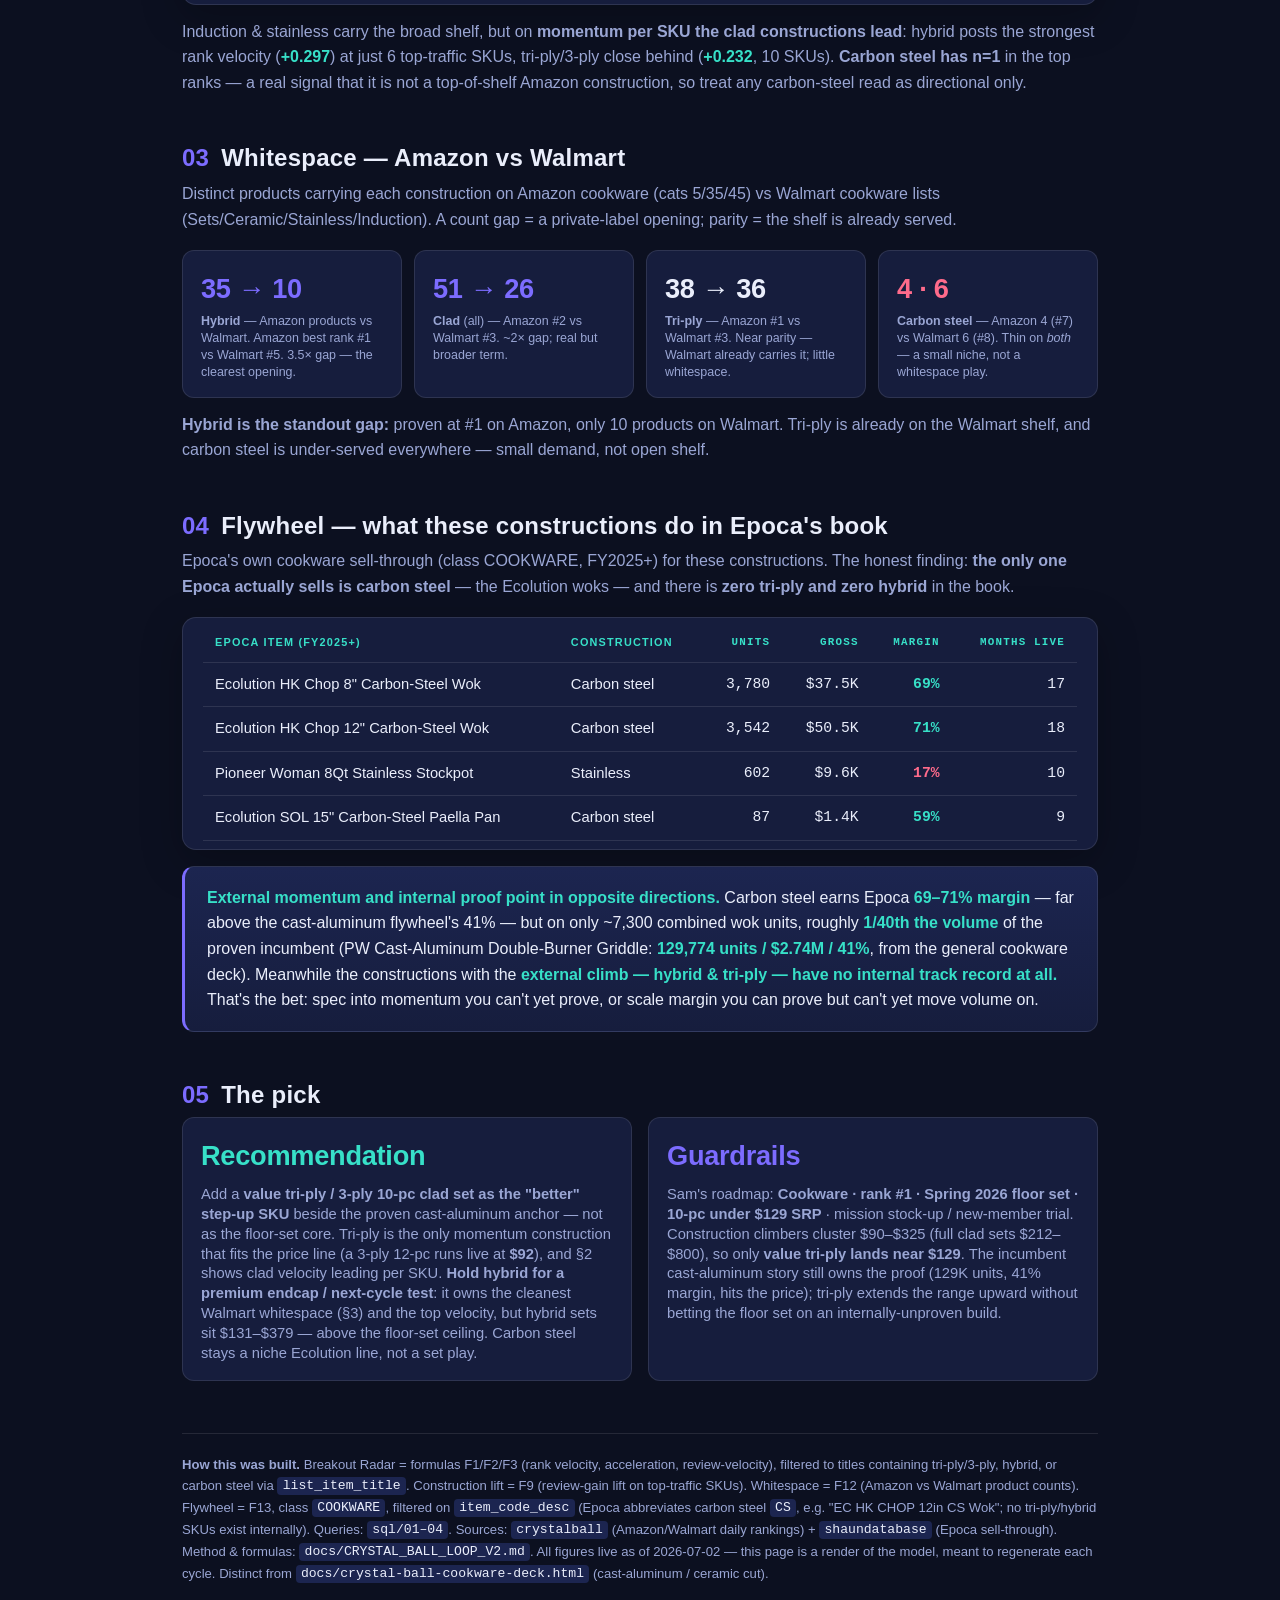
<file: docs/crystal-ball-cookware-triply-deck.html>
<!DOCTYPE html><html lang="en"><head><meta charset="UTF-8"/>
<meta name="viewport" content="width=device-width, initial-scale=1.0"/>
<title>Crystal Ball — Specialty Cookware: Tri-Ply / Hybrid / Carbon Steel (live numbers)</title>
<style>
:root{
  --bg:#0c1020;--bg2:#121732;--panel:#161d3d;--panel2:#1c2550;--ink:#eaeefb;--muted:#9aa6d4;
  --line:rgba(255,255,255,.10);--accent:#7c6cff;--accent2:#37e0c8;--warn:#ff6b8b;--good:#37e0c8;
  --gold:#f0b94a;--sans:"Segoe UI",Roboto,Helvetica,Arial,sans-serif;--mono:ui-monospace,Menlo,monospace;
}
*{box-sizing:border-box;}
body{margin:0;font-family:var(--sans);color:var(--ink);background:var(--bg);line-height:1.6;}
.wrap{max-width:960px;margin:0 auto;padding:0 22px 90px;}
.cover{background:
   radial-gradient(1200px 400px at 80% -10%,rgba(124,108,255,.35),transparent 60%),
   radial-gradient(900px 400px at 0% 10%,rgba(55,224,200,.18),transparent 55%),
   linear-gradient(180deg,var(--bg2),var(--bg));
  padding:64px 7vw 52px;border-bottom:1px solid var(--line);}
.eyebrow{font-size:.72rem;letter-spacing:.42em;text-transform:uppercase;color:var(--accent2);margin:0;}
.cover h1{font-size:2.5rem;line-height:1.1;margin:.35em 0 .2em;letter-spacing:.01em;}
.cover .sub{color:var(--muted);font-size:1.05rem;max-width:640px;}
.chips{margin-top:22px;display:flex;flex-wrap:wrap;gap:8px;}
.chip{font-size:.74rem;letter-spacing:.06em;text-transform:uppercase;color:var(--ink);
  background:var(--panel2);border:1px solid var(--line);border-radius:999px;padding:6px 13px;}
section{margin-top:44px;}
h2{font-size:1.5rem;margin:0 0 .1em;letter-spacing:.01em;}
h2 .n{color:var(--accent);font-variant-numeric:tabular-nums;margin-right:.5em;}
.lead{color:var(--muted);margin:.2em 0 1.1em;}
.card{background:var(--panel);border:1px solid var(--line);border-radius:14px;padding:6px 20px 8px;margin:14px 0;
  box-shadow:0 12px 40px rgba(0,0,0,.25);}
table{border-collapse:collapse;width:100%;font-size:.92rem;}
th,td{padding:10px 12px;border-bottom:1px solid var(--line);text-align:left;white-space:nowrap;}
th{font-size:.68rem;text-transform:uppercase;letter-spacing:.11em;color:var(--accent2);font-weight:600;}
td.prod{white-space:normal;min-width:220px;}
td.num,th.num{text-align:right;font-variant-numeric:tabular-nums;font-family:var(--mono);}
.up{color:var(--good);font-weight:600;}.down{color:var(--warn);font-weight:600;}
.tablewrap{overflow-x:auto;}
.grid{display:grid;grid-template-columns:repeat(auto-fit,minmax(150px,1fr));gap:12px;margin:14px 0;}
.stat{background:var(--panel);border:1px solid var(--line);border-radius:12px;padding:16px 18px;}
.stat .v{font-size:1.7rem;font-weight:700;font-variant-numeric:tabular-nums;letter-spacing:-.01em;}
.stat .v.good{color:var(--good);}.stat .v.acc{color:var(--accent);}
.stat .k{font-size:.78rem;color:var(--muted);margin-top:3px;line-height:1.35;}
.bar{height:9px;border-radius:6px;background:var(--panel2);overflow:hidden;min-width:80px;display:inline-block;vertical-align:middle;}
.bar>span{display:block;height:100%;background:linear-gradient(90deg,var(--accent),var(--accent2));}
.pill{font-size:.7rem;padding:3px 9px;border-radius:999px;border:1px solid var(--line);}
.pill.win{color:var(--good);border-color:rgba(55,224,200,.4);background:rgba(55,224,200,.08);}
.pill.cool{color:var(--warn);border-color:rgba(255,107,139,.4);background:rgba(255,107,139,.08);}
.callout{background:linear-gradient(180deg,var(--panel2),var(--panel));border:1px solid var(--line);
  border-left:3px solid var(--accent);border-radius:12px;padding:18px 22px;margin:16px 0;}
.callout b{color:var(--accent2);}
.foot{margin-top:52px;padding-top:20px;border-top:1px solid var(--line);color:var(--muted);font-size:.82rem;}
.foot code{font-family:var(--mono);color:var(--ink);background:var(--panel2);padding:.1em .4em;border-radius:4px;}
.two{display:grid;grid-template-columns:1fr 1fr;gap:16px;}
@media(max-width:680px){.two{grid-template-columns:1fr;}.cover h1{font-size:2rem;}}
</style></head>
<body>
<div class="cover">
  <p class="eyebrow">◆ Crystal Ball · Predictive Trend Brief</p>
  <h1>Specialty Cookware — Tri-Ply,<br>Hybrid &amp; Carbon Steel</h1>
  <p class="sub">The construction-first cut. A live-data brief on the three premium
  build stories — tri-ply / 3-ply clad, hybrid, and carbon steel — mapped to Epoca's
  Tri-Ply, Hybrid Cookware, and Ecolution carbon-steel forecast ideas. Every number is
  computed from marketplace time series and Epoca's own sell-through, not hand-picked.
  Sister to the cast-aluminum/ceramic brief; this one only tracks clad &amp; carbon.</p>
  <div class="chips">
    <span class="chip">Category · Specialty Cookware</span>
    <span class="chip">Cut · Tri-Ply / Hybrid / Carbon Steel</span>
    <span class="chip">Retailer · Sam's Club</span>
    <span class="chip">Window · SS 2026 Floor Set</span>
    <span class="chip">Data as of 2026-07-02</span>
  </div>
</div>

<div class="wrap">

<section>
  <h2><span class="n">01</span>Breakout Radar — the construction climbers</h2>
  <p class="lead">Only products whose titles carry <b>tri-ply / 3-ply</b>, <b>hybrid</b>, or
  <b>carbon steel</b>, across Amazon Cookware + Sets + Specialty (cats 5/35/45, US).
  Ranked by <b>rank velocity</b> (log-rank momentum, last 14 days vs 30–44 days prior) —
  lower rank = more popular, so a rising item is <span class="up">climbing</span>.
  Review gain is our sales proxy.</p>
  <div class="card tablewrap">
  <table>
    <thead><tr>
      <th class="prod">Product</th><th>Construction</th><th class="num">Rank 30d→now</th><th class="num">Velocity</th>
      <th class="num">Reviews +30d</th><th class="num">Rating</th><th class="num">Price</th>
    </tr></thead>
    <tbody>
      <tr><td class="prod">HexClad Hybrid 5.5 Qt Deep Sauté Pan + Lid</td><td>Hybrid</td><td class="num"><span class="up">57 → 35</span></td><td class="num up">+0.484</td><td class="num">+73</td><td class="num">4.40</td><td class="num">$154</td></tr>
      <tr><td class="prod">All-Clad D3 3-Ply Stainless Fry Pan 12"</td><td>Tri-Ply</td><td class="num"><span class="up">98 → 79</span></td><td class="num up">+0.216</td><td class="num">—</td><td class="num">4.60</td><td class="num">$90</td></tr>
      <tr><td class="prod">Hybrid Stainless 17pc Nonstick Tri-Ply Set</td><td>Tri-Ply</td><td class="num"><span class="up">90 → 84</span></td><td class="num up">+0.069</td><td class="num">+45</td><td class="num">4.39</td><td class="num">$212</td></tr>
      <tr><td class="prod">HexClad Hybrid 6-Piece Fry Pan Set (8/10/12")</td><td>Hybrid</td><td class="num"><span class="up">40 → 39</span></td><td class="num up">+0.030</td><td class="num">+68</td><td class="num">4.30</td><td class="num">$325</td></tr>
      <tr><td class="prod">All-Clad D3 3-Ply Stainless 10-Piece Set</td><td>Tri-Ply</td><td class="num"><span class="down">69 → 71</span></td><td class="num down">−0.022</td><td class="num">+5</td><td class="num">4.60</td><td class="num">$800</td></tr>
    </tbody>
  </table>
  </div>
  <p class="lead" style="margin-top:6px"><b>Volume winner:</b> the best-ranked item in the whole
  cut is the <b>HexClad Hybrid 12-Inch Fry Pan (#17, +162 reviews/30d)</b> — hybrid owns the
  top of this shelf. <b>Honest caveat:</b> these are small-volume constructions. That +162 is a
  rounding error next to ceramic (CAROTE's 44-pc added <b>+25,176 reviews/30d</b> in the general
  deck). Carbon steel barely charts — only butter-warmer / niche SKUs surface in cookware ranks.</p>
</section>

<section>
  <h2><span class="n">02</span>Which construction is winning</h2>
  <p class="lead">Feature lift (F9): extra 30-day review gain for higher-traffic sets (recent rank
  ≤ 60, n=310) carrying each construction vs those without. This is the core "what to spec" read.
  Watch <b>n</b> — a few clad SKUs rocket while the long tail mean-reverts.</p>
  <div class="card">
  <table>
    <thead><tr><th>Construction</th><th class="num">n (top-traffic)</th><th class="num">Rank velocity</th><th class="num">Review-gain lift</th><th style="width:30%">&nbsp;</th><th></th></tr></thead>
    <tbody>
      <tr><td>Induction (base)</td><td class="num">94</td><td class="num up">+0.015</td><td class="num up">+1,552</td><td><span class="bar"><span style="width:100%"></span></span></td><td><span class="pill win">table-stakes</span></td></tr>
      <tr><td>Stainless steel</td><td class="num">76</td><td class="num up">+0.062</td><td class="num up">+648</td><td><span class="bar"><span style="width:42%"></span></span></td><td><span class="pill win">rising</span></td></tr>
      <tr><td><b>Hybrid</b></td><td class="num">6</td><td class="num up">+0.297</td><td class="num up">+558</td><td><span class="bar"><span style="width:36%"></span></span></td><td><span class="pill win">rising</span></td></tr>
      <tr><td><b>Tri-Ply / 3-Ply</b></td><td class="num">10</td><td class="num up">+0.232</td><td class="num up">+512</td><td><span class="bar"><span style="width:33%"></span></span></td><td><span class="pill win">rising</span></td></tr>
      <tr><td>Clad (all)</td><td class="num">28</td><td class="num up">+0.258</td><td class="num up">+472</td><td><span class="bar"><span style="width:30%"></span></span></td><td><span class="pill win">rising</span></td></tr>
      <tr><td>Carbon steel</td><td class="num">1</td><td class="num">n/a</td><td class="num down">insufficient</td><td><span class="bar"><span style="width:4%;background:var(--warn)"></span></span></td><td><span class="pill cool">too thin</span></td></tr>
    </tbody>
  </table>
  </div>
  <p class="lead" style="margin-top:6px">Induction &amp; stainless carry the broad shelf, but on
  <b>momentum per SKU the clad constructions lead</b>: hybrid posts the strongest rank velocity
  (<span class="up">+0.297</span>) at just 6 top-traffic SKUs, tri-ply/3-ply close behind
  (<span class="up">+0.232</span>, 10 SKUs). <b>Carbon steel has n=1</b> in the top ranks — a real
  signal that it is not a top-of-shelf Amazon construction, so treat any carbon-steel read as
  directional only.</p>
</section>

<section>
  <h2><span class="n">03</span>Whitespace — Amazon vs Walmart</h2>
  <p class="lead">Distinct products carrying each construction on Amazon cookware (cats 5/35/45)
  vs Walmart cookware lists (Sets/Ceramic/Stainless/Induction). A count gap = a private-label
  opening; parity = the shelf is already served.</p>
  <div class="grid">
    <div class="stat"><div class="v acc">35 → 10</div><div class="k"><b>Hybrid</b> — Amazon products vs Walmart. Amazon best rank #1 vs Walmart #5. 3.5× gap — the clearest opening.</div></div>
    <div class="stat"><div class="v acc">51 → 26</div><div class="k"><b>Clad</b> (all) — Amazon #2 vs Walmart #3. ~2× gap; real but broader term.</div></div>
    <div class="stat"><div class="v">38 → 36</div><div class="k"><b>Tri-ply</b> — Amazon #1 vs Walmart #3. Near parity — Walmart already carries it; little whitespace.</div></div>
    <div class="stat"><div class="v down">4 · 6</div><div class="k"><b>Carbon steel</b> — Amazon 4 (#7) vs Walmart 6 (#8). Thin on <i>both</i> — a small niche, not a whitespace play.</div></div>
  </div>
  <p class="lead" style="margin-top:6px"><b>Hybrid is the standout gap:</b> proven at #1 on Amazon, only
  10 products on Walmart. Tri-ply is already on the Walmart shelf, and carbon steel is under-served
  everywhere — small demand, not open shelf.</p>
</section>

<section>
  <h2><span class="n">04</span>Flywheel — what these constructions do in Epoca's book</h2>
  <p class="lead">Epoca's own cookware sell-through (class COOKWARE, FY2025+) for these constructions.
  The honest finding: <b>the only one Epoca actually sells is carbon steel</b> — the Ecolution
  woks — and there is <b>zero tri-ply and zero hybrid</b> in the book.</p>
  <div class="card tablewrap">
  <table>
    <thead><tr><th class="prod">Epoca item (FY2025+)</th><th>Construction</th><th class="num">Units</th><th class="num">Gross</th><th class="num">Margin</th><th class="num">Months live</th></tr></thead>
    <tbody>
      <tr><td class="prod">Ecolution HK Chop 8" Carbon-Steel Wok</td><td>Carbon steel</td><td class="num">3,780</td><td class="num">$37.5K</td><td class="num up">69%</td><td class="num">17</td></tr>
      <tr><td class="prod">Ecolution HK Chop 12" Carbon-Steel Wok</td><td>Carbon steel</td><td class="num">3,542</td><td class="num">$50.5K</td><td class="num up">71%</td><td class="num">18</td></tr>
      <tr><td class="prod">Pioneer Woman 8Qt Stainless Stockpot</td><td>Stainless</td><td class="num">602</td><td class="num">$9.6K</td><td class="num down">17%</td><td class="num">10</td></tr>
      <tr><td class="prod">Ecolution SOL 15" Carbon-Steel Paella Pan</td><td>Carbon steel</td><td class="num">87</td><td class="num">$1.4K</td><td class="num up">59%</td><td class="num">9</td></tr>
    </tbody>
  </table>
  </div>
  <div class="callout">
    <b>External momentum and internal proof point in opposite directions.</b> Carbon steel earns
    Epoca <b>69–71% margin</b> — far above the cast-aluminum flywheel's 41% — but on only ~7,300
    combined wok units, roughly <b>1/40th the volume</b> of the proven incumbent (PW Cast-Aluminum
    Double-Burner Griddle: <b>129,774 units / $2.74M / 41%</b>, from the general cookware deck).
    Meanwhile the constructions with the <b>external climb — hybrid &amp; tri-ply — have no internal
    track record at all.</b> That's the bet: spec into momentum you can't yet prove, or scale margin
    you can prove but can't yet move volume on.
  </div>
</section>

<section>
  <h2><span class="n">05</span>The pick</h2>
  <div class="two">
    <div class="stat"><div class="v good">Recommendation</div>
      <div class="k" style="font-size:.92rem;margin-top:8px">
      Add a <b>value tri-ply / 3-ply 10-pc clad set as the "better" step-up SKU</b> beside the
      proven cast-aluminum anchor — not as the floor-set core. Tri-ply is the only momentum
      construction that fits the price line (a 3-ply 12-pc runs live at <b>$92</b>), and §2 shows
      clad velocity leading per SKU. <b>Hold hybrid for a premium endcap / next-cycle test</b>: it
      owns the cleanest Walmart whitespace (§3) and the top velocity, but hybrid sets sit $131–$379
      — above the floor-set ceiling. Carbon steel stays a niche Ecolution line, not a set play.</div></div>
    <div class="stat"><div class="v acc">Guardrails</div>
      <div class="k" style="font-size:.92rem;margin-top:8px">
      Sam's roadmap: <b>Cookware · rank #1 · Spring 2026 floor set · 10-pc under $129 SRP</b> ·
      mission stock-up / new-member trial. Construction climbers cluster $90–$325 (full clad sets
      $212–$800), so only <b>value tri-ply lands near $129</b>. The incumbent cast-aluminum story
      still owns the proof (129K units, 41% margin, hits the price); tri-ply extends the range
      upward without betting the floor set on an internally-unproven build.</div></div>
  </div>
</section>

<div class="foot">
  <b>How this was built.</b> Breakout Radar = formulas F1/F2/F3 (rank velocity, acceleration,
  review-velocity), filtered to titles containing tri-ply/3-ply, hybrid, or carbon steel via
  <code>list_item_title</code>. Construction lift = F9 (review-gain lift on top-traffic SKUs).
  Whitespace = F12 (Amazon vs Walmart product counts). Flywheel = F13, class <code>COOKWARE</code>,
  filtered on <code>item_code_desc</code> (Epoca abbreviates carbon steel <code>CS</code>, e.g.
  "EC HK CHOP 12in CS Wok"; no tri-ply/hybrid SKUs exist internally). Queries: <code>sql/01–04</code>.
  Sources: <code>crystalball</code> (Amazon/Walmart daily rankings) + <code>shaundatabase</code>
  (Epoca sell-through). Method &amp; formulas: <code>docs/CRYSTAL_BALL_LOOP_V2.md</code>. All figures
  live as of 2026-07-02 — this page is a render of the model, meant to regenerate each cycle. Distinct
  from <code>docs/crystal-ball-cookware-deck.html</code> (cast-aluminum / ceramic cut).
</div>
</div>
</body></html>
</file>
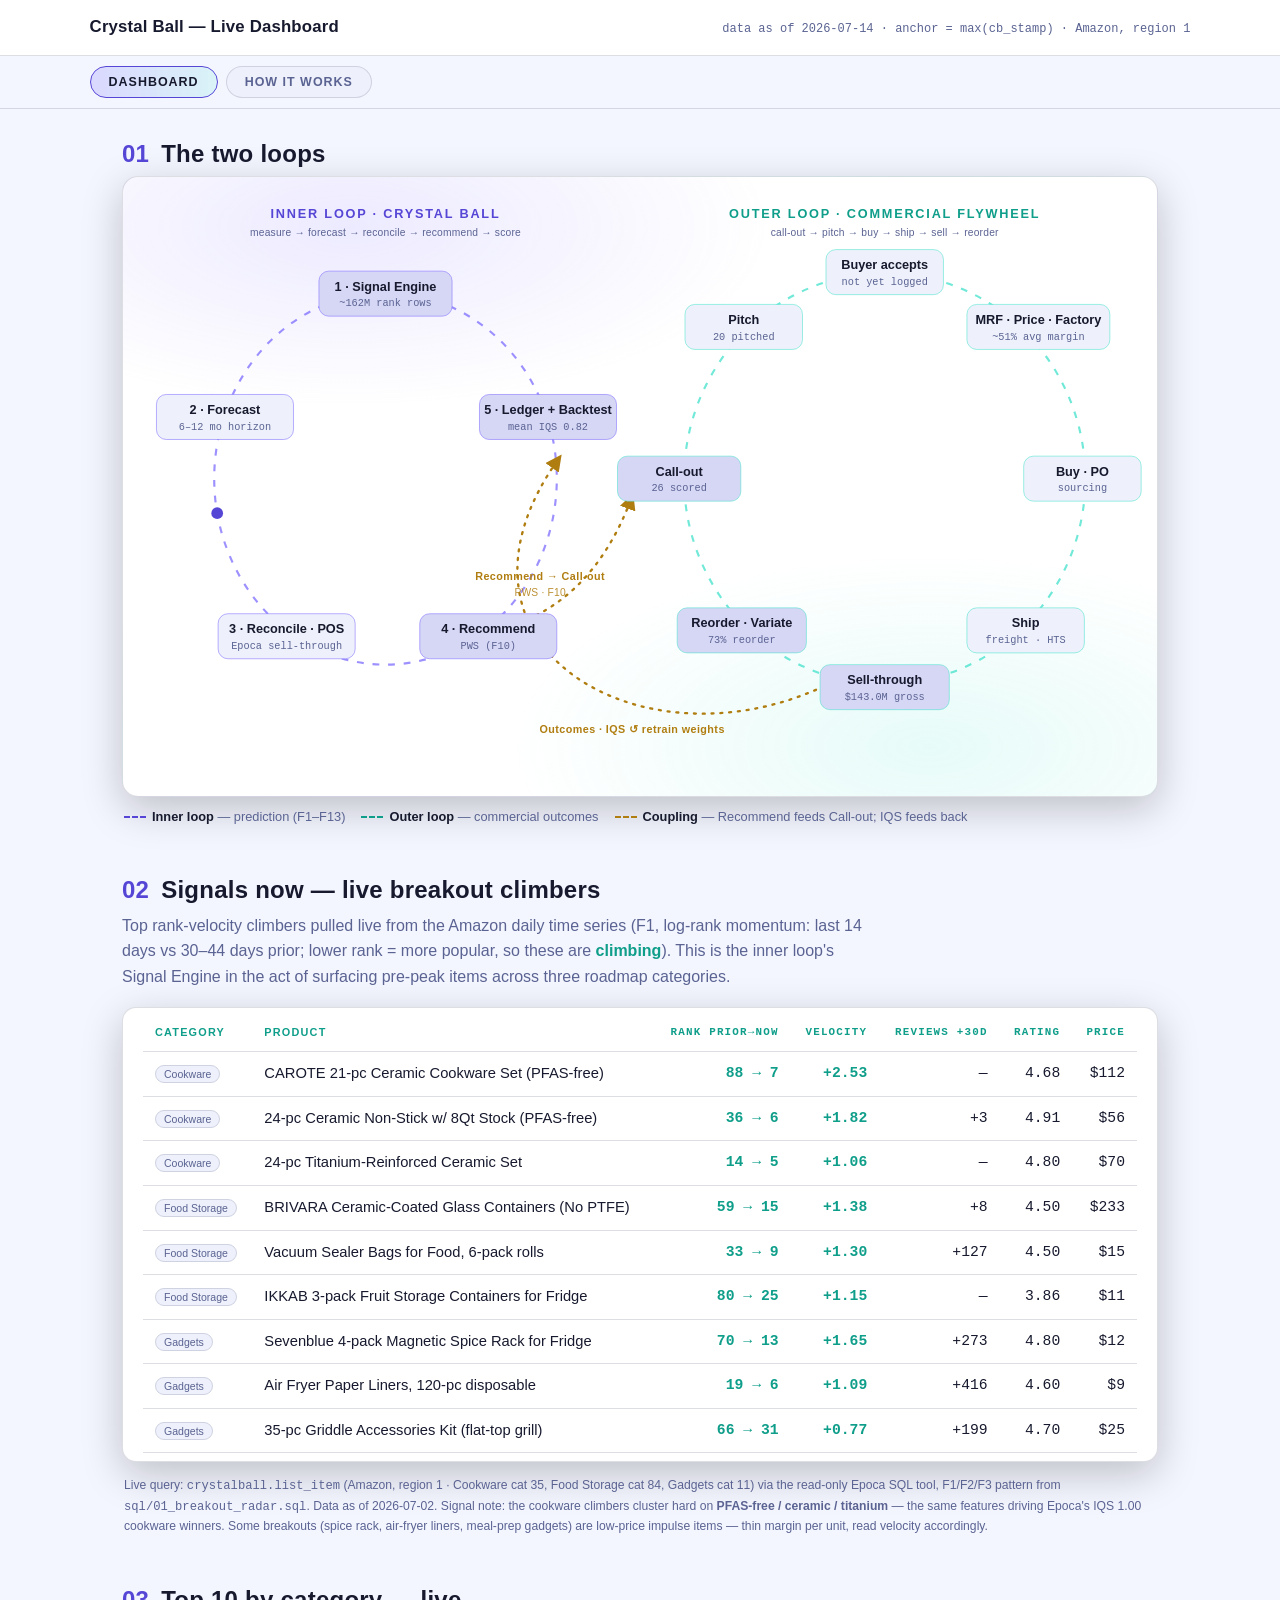
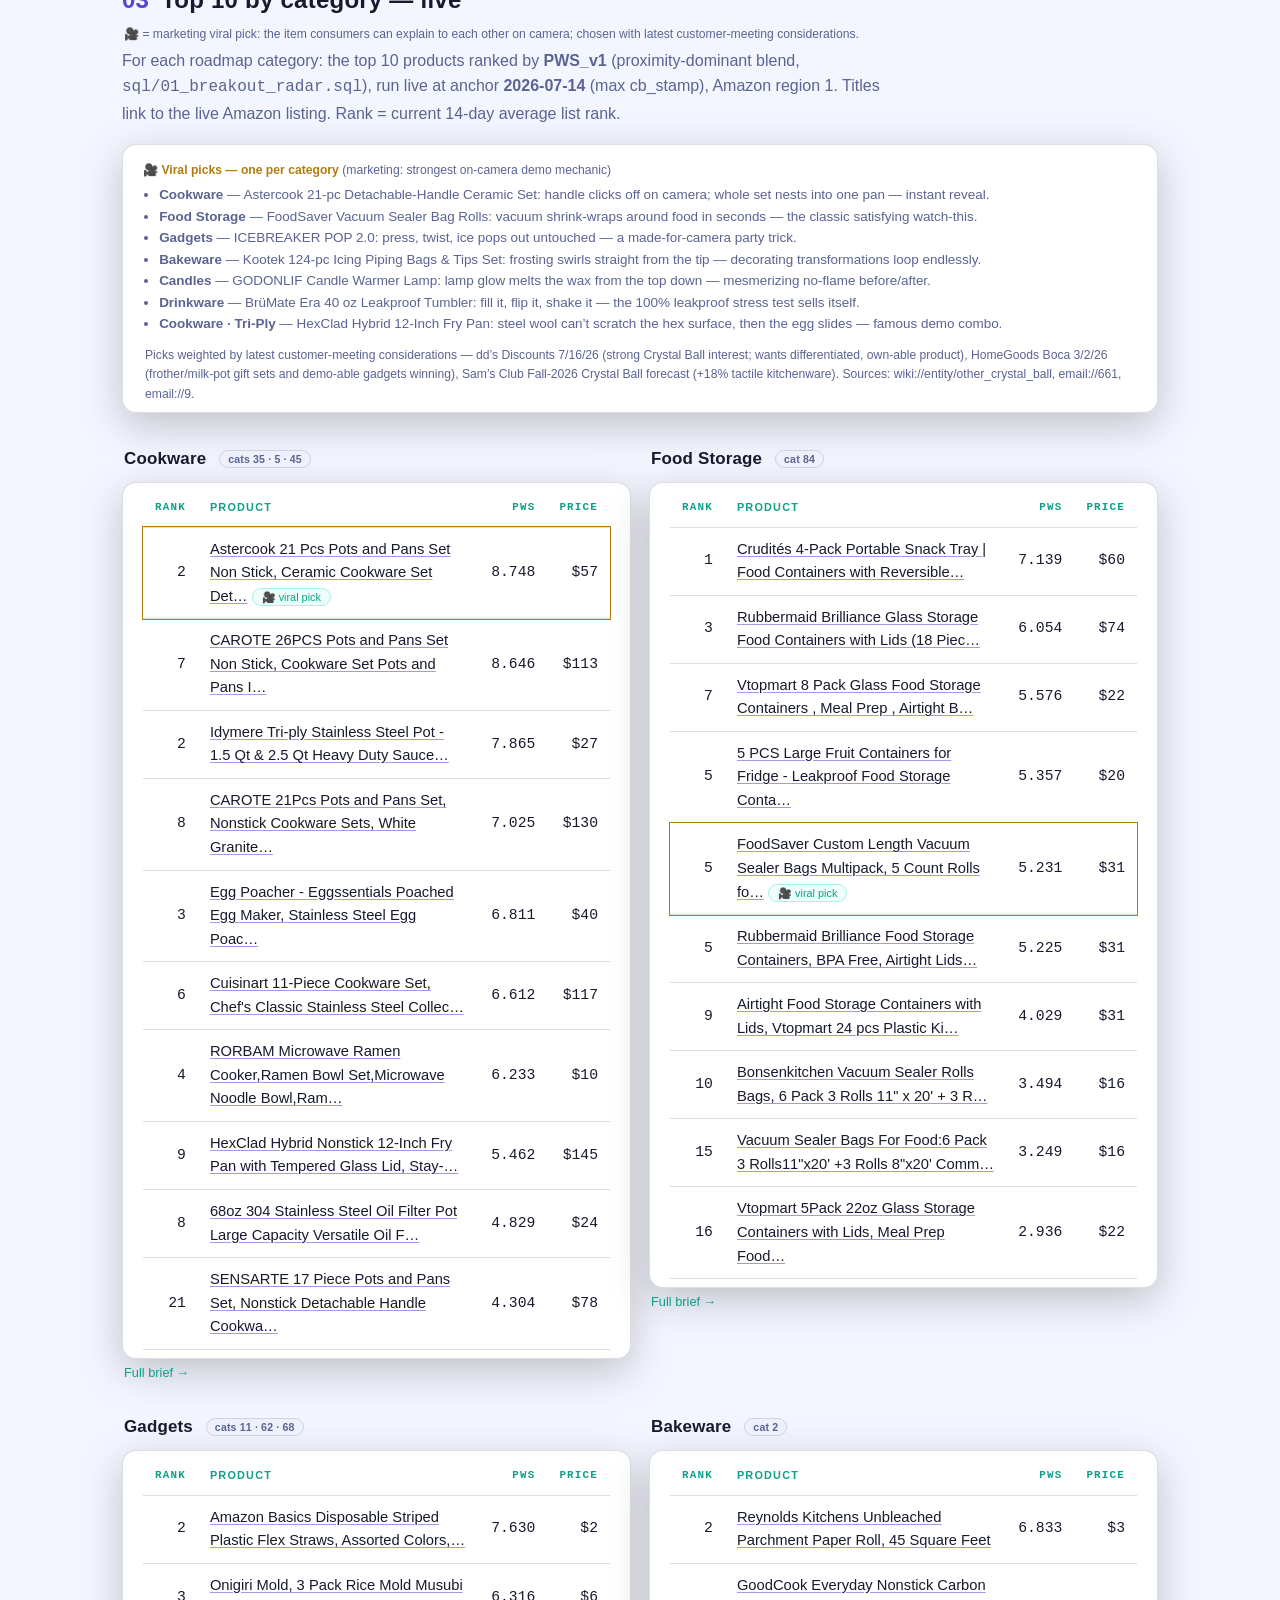
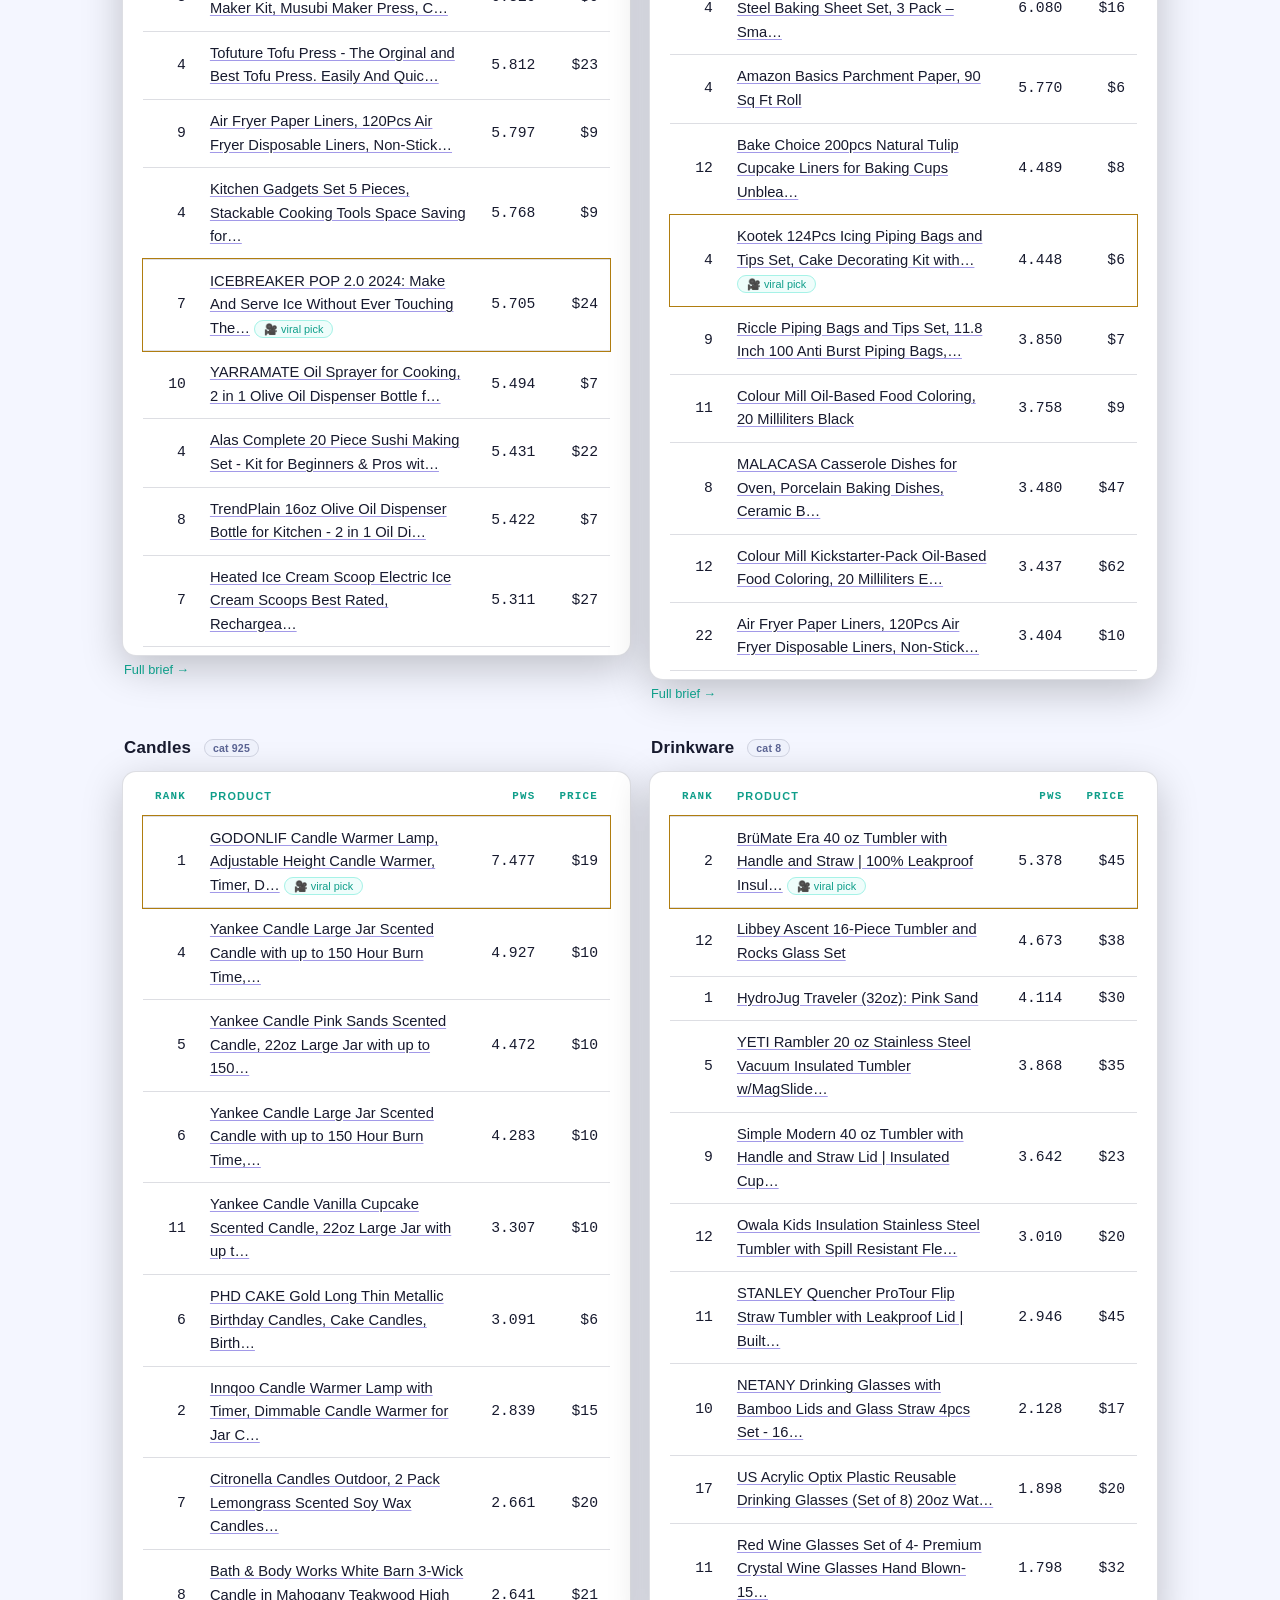
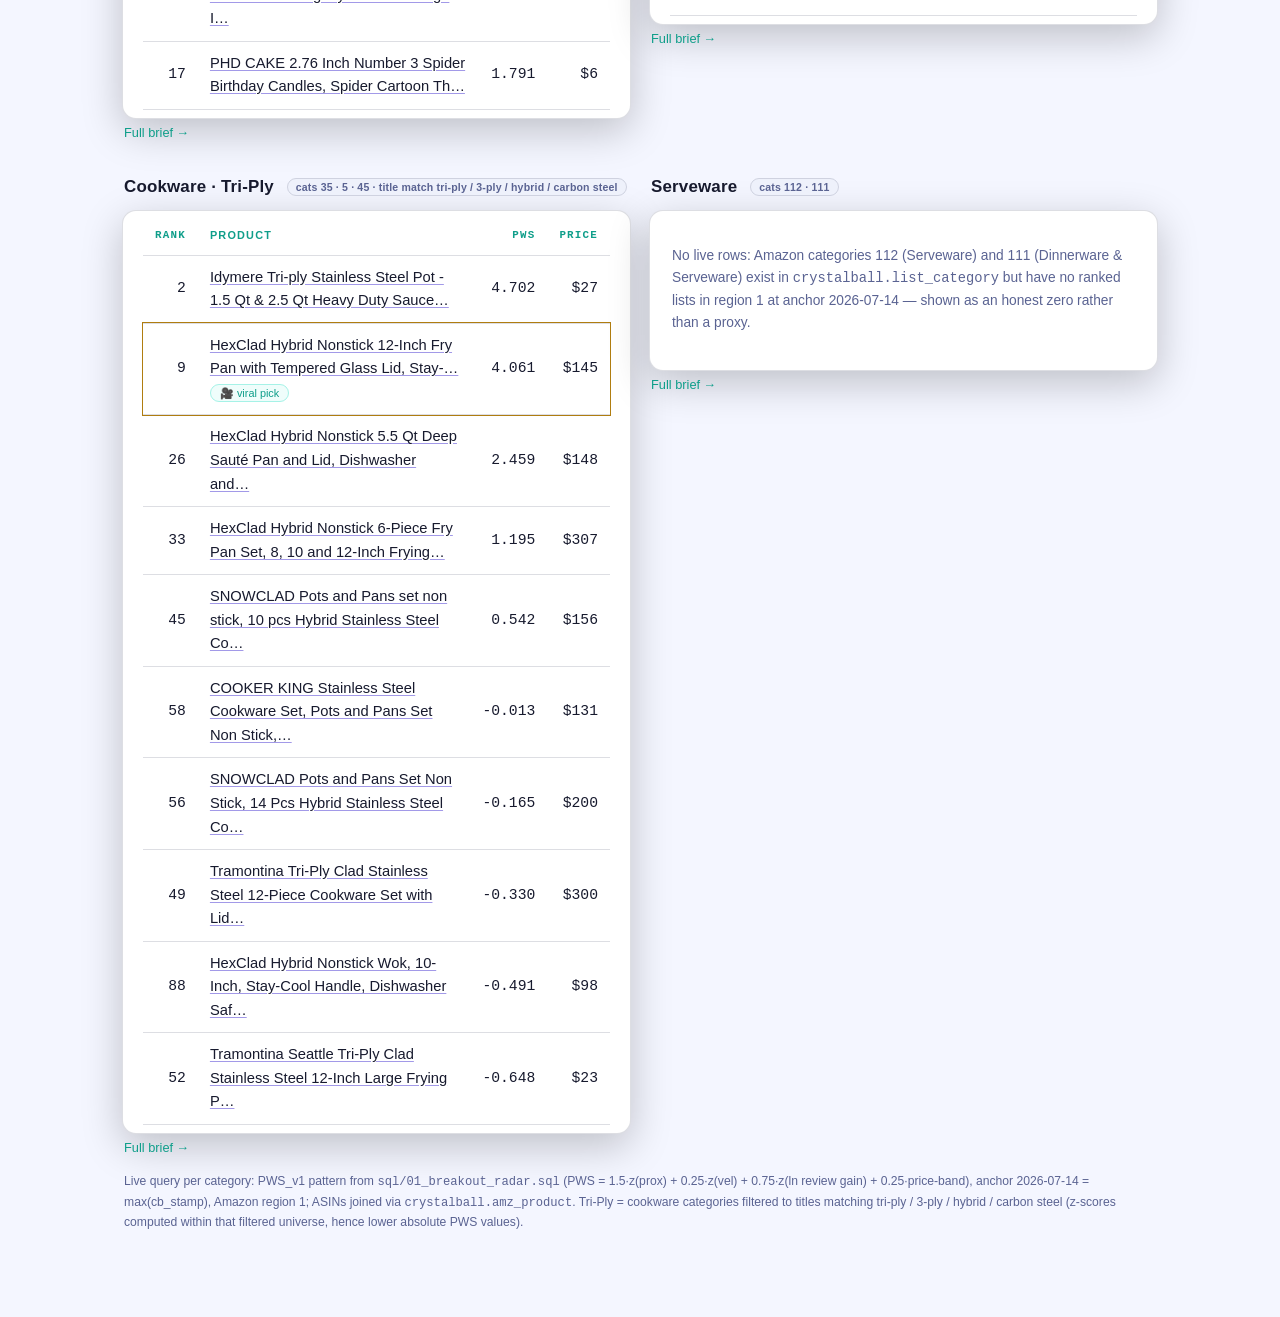
<file: docs/crystal-ball-dashboard.html>
<!DOCTYPE html><html lang="en"><head><meta charset="UTF-8"/>
<meta name="viewport" content="width=device-width, initial-scale=1.0"/>
<title>Crystal Ball — Live Loop Dashboard</title>
<style>
:root{
  --bg:#0c1020;--bg2:#121732;--panel:#161d3d;--panel2:#1c2550;--ink:#eaeefb;--muted:#9aa6d4;
  --line:rgba(255,255,255,.10);--accent:#7c6cff;--accent2:#37e0c8;--warn:#ff6b8b;--good:#37e0c8;
  --gold:#f0b94a;--sans:"Segoe UI",Roboto,Helvetica,Arial,sans-serif;--mono:ui-monospace,Menlo,monospace;
}
@media (prefers-color-scheme: light){
  :root:not([data-theme="dark"]){
    --bg:#f4f6ff;--bg2:#ffffff;--panel:#ffffff;--panel2:#eef1fb;--ink:#171a2e;--muted:#5a6392;
    --line:rgba(20,24,60,.14);--accent:#5646d6;--accent2:#0f9e8a;--warn:#d63b5e;--good:#0f9e8a;--gold:#b07d10;
  }
}
:root[data-theme="light"]{
  --bg:#f4f6ff;--bg2:#ffffff;--panel:#ffffff;--panel2:#eef1fb;--ink:#171a2e;--muted:#5a6392;
  --line:rgba(20,24,60,.14);--accent:#5646d6;--accent2:#0f9e8a;--warn:#d63b5e;--good:#0f9e8a;--gold:#b07d10;
}
*{box-sizing:border-box;}
html,body{max-width:100%;overflow-x:hidden;}
body{margin:0;font-family:var(--sans);color:var(--ink);background:var(--bg);line-height:1.6;}
.wrap{max-width:1080px;margin:0 auto;padding:0 22px 90px;}
/* slim header */
.slimhead{display:flex;flex-wrap:wrap;align-items:baseline;gap:4px 18px;justify-content:space-between;
  padding:14px 7vw;background:var(--bg2);border-bottom:1px solid var(--line);}
.slimhead b{font-size:1.05rem;letter-spacing:.01em;}
.slimhead .stamp{font-size:.75rem;color:var(--muted);font-family:var(--mono);}
section{margin-top:44px;}
h2{font-size:1.5rem;margin:0 0 .1em;letter-spacing:.01em;}
h2 .n{color:var(--accent);font-variant-numeric:tabular-nums;margin-right:.5em;}
.lead{color:var(--muted);margin:.2em 0 1.1em;max-width:760px;}
.card{background:var(--panel);border:1px solid var(--line);border-radius:14px;padding:6px 20px 8px;margin:14px 0;
  box-shadow:0 12px 40px rgba(0,0,0,.22);}
table{border-collapse:collapse;width:100%;font-size:.92rem;}
th,td{padding:10px 12px;border-bottom:1px solid var(--line);text-align:left;white-space:nowrap;}
th{font-size:.68rem;text-transform:uppercase;letter-spacing:.11em;color:var(--accent2);font-weight:600;}
td.prod{white-space:normal;min-width:210px;}
td.num,th.num{text-align:right;font-variant-numeric:tabular-nums;font-family:var(--mono);}
.up{color:var(--good);font-weight:600;}.down{color:var(--warn);font-weight:600;}
.tablewrap{overflow-x:auto;}
/* loop */
.loopwrap{overflow-x:auto;background:
   radial-gradient(700px 300px at 22% 8%,rgba(124,108,255,.14),transparent 60%),
   radial-gradient(700px 320px at 78% 92%,rgba(55,224,200,.12),transparent 60%),
   var(--panel);
  border:1px solid var(--line);border-radius:16px;padding:8px 8px 4px;box-shadow:0 12px 40px rgba(0,0,0,.22);}
svg.loop{display:block;min-width:940px;width:100%;height:auto;}
.loop text{font-family:var(--sans);fill:var(--ink);}
.loop .ntitle{font-size:13px;font-weight:700;}
.loop .nval{font-size:10.5px;fill:var(--muted);font-family:var(--mono);}
.loop .looptag{font-size:13px;letter-spacing:.14em;text-transform:uppercase;font-weight:700;}
.loop .looptag.i{fill:var(--accent);}.loop .looptag.o{fill:var(--accent2);}
.loop .sublbl{font-size:10.5px;fill:var(--muted);letter-spacing:.02em;}
.loop .couplbl{font-size:11px;font-weight:700;fill:var(--gold);letter-spacing:.04em;}
.node rect{fill:var(--panel2);stroke:var(--line);stroke-width:1;}
.node.i rect{stroke:rgba(124,108,255,.55);}
.node.o rect{stroke:rgba(55,224,200,.5);}
.node.key rect{fill:color-mix(in srgb,var(--accent) 16%,var(--panel2));}
.ring{fill:none;stroke-width:2.2;stroke-dasharray:7 9;}
.ring.i{stroke:rgba(124,108,255,.75);animation:dashmove 3.2s linear infinite;}
.ring.o{stroke:rgba(55,224,200,.7);animation:dashmove 3.6s linear infinite reverse;}
@keyframes dashmove{to{stroke-dashoffset:-160;}}
.couple{fill:none;stroke:var(--gold);stroke-width:2.4;stroke-dasharray:2 7;stroke-linecap:round;
  animation:dashmove 1.1s linear infinite;}
.dot{fill:var(--accent2);}
.dot.i{fill:var(--accent);}
.badge{font-size:10px;font-weight:800;fill:#fff;}
.legend{display:flex;flex-wrap:wrap;gap:16px;margin:10px 2px 0;font-size:.8rem;color:var(--muted);}
.legend b{color:var(--ink);}
.swatch{display:inline-block;width:22px;height:0;border-top:2.4px dashed;vertical-align:middle;margin-right:6px;}
/* leaderboard */
.bar{height:9px;border-radius:6px;background:var(--panel2);overflow:hidden;min-width:74px;display:inline-block;vertical-align:middle;}
.bar>span{display:block;height:100%;background:linear-gradient(90deg,var(--accent),var(--accent2));}
.tag{font-size:.66rem;padding:2px 8px;border-radius:999px;border:1px solid var(--line);white-space:nowrap;
  background:var(--panel2);color:var(--muted);}
.pill{font-size:.68rem;padding:2px 9px;border-radius:999px;border:1px solid var(--line);}
.pill.win{color:var(--good);border-color:rgba(55,224,200,.4);background:rgba(55,224,200,.08);}
.pill.cool{color:var(--warn);border-color:rgba(255,107,139,.4);background:rgba(255,107,139,.08);}
.pill.na{color:var(--muted);}
.grpr td{background:var(--panel2);font-size:.7rem;text-transform:uppercase;letter-spacing:.1em;color:var(--accent2);}
/* top-10 category cards */
.catgrid{display:grid;grid-template-columns:repeat(auto-fit,minmax(min(100%,460px),1fr));gap:4px 18px;margin:6px 0;}
.catcard h3{margin:18px 2px 0;font-size:1.06rem;letter-spacing:.01em;}
.catcard h3 .tag{margin-left:8px;vertical-align:middle;}
.catcard .card{margin:10px 0 4px;}
.catcard .brief{margin:2px 2px 8px;font-size:.8rem;}
.catcard .brief a{color:var(--accent2);text-decoration:none;}
.catcard .brief a:hover{text-decoration:underline;}
td.prod a{color:var(--ink);text-decoration:underline;
  text-decoration-color:color-mix(in srgb,var(--accent) 55%,transparent);text-underline-offset:2px;}
td.prod a:hover{color:var(--accent);}
.empty{color:var(--muted);font-size:.86rem;padding:14px 2px;}
.viralrow{outline:1px solid var(--gold);}
.asof{font-size:.76rem;color:var(--muted);margin:6px 2px 0;}
@media (prefers-reduced-motion: reduce){*{animation:none!important;}}
/* tabs */
.tabbar{position:sticky;top:0;z-index:20;display:flex;gap:8px;padding:10px 7vw;
  background:color-mix(in srgb,var(--bg) 88%,transparent);backdrop-filter:blur(8px);
  border-bottom:1px solid var(--line);}
.tabbtn{appearance:none;cursor:pointer;font-family:var(--sans);font-size:.78rem;font-weight:700;
  letter-spacing:.08em;text-transform:uppercase;color:var(--muted);background:var(--panel2);
  border:1px solid var(--line);border-radius:999px;padding:8px 18px;transition:color .12s,border-color .12s;}
.tabbtn:hover{color:var(--ink);border-color:var(--accent);}
.tabbtn[aria-selected="true"]{color:var(--ink);border-color:var(--accent);
  background:linear-gradient(90deg,rgba(124,108,255,.22),rgba(55,224,200,.14));}
.tabbtn:focus-visible{outline:2px solid var(--accent2);outline-offset:2px;}
[role="tabpanel"][hidden]{display:none;}
/* how-it-works */
.how h3{font-size:1.05rem;margin:14px 0 4px;color:var(--ink);}
.how p,.how li{color:var(--muted);font-size:.92rem;}
.how ul{margin:.4em 0 .9em;padding-left:1.2em;}
.how li{margin:4px 0;}
.how li b,.how p b{color:var(--ink);}
.how code{font-family:var(--mono);color:var(--ink);background:var(--panel2);padding:.08em .4em;border-radius:4px;font-size:.85em;}
.formula{font-family:var(--mono);font-size:.84rem;color:var(--ink);background:var(--panel2);
  border:1px solid var(--line);border-radius:10px;padding:12px 16px;margin:10px 0;overflow-x:auto;white-space:nowrap;}
.foot{margin-top:52px;padding-top:20px;border-top:1px solid var(--line);color:var(--muted);font-size:.82rem;}
.foot code{font-family:var(--mono);color:var(--ink);background:var(--panel2);padding:.1em .4em;border-radius:4px;}
</style></head>
<body data-palette="#7c6cff,#37e0c8,#f0b94a,#ff6b8b">
<!-- SLIM HEADER -->
<div class="slimhead">
  <b>Crystal Ball — Live Dashboard</b>
  <span class="stamp">data as of 2026-07-14 · anchor = max(cb_stamp) · Amazon, region 1</span>
</div>

<!-- TAB BAR -->
<div class="tabbar" role="tablist" aria-label="Dashboard views">
  <button class="tabbtn" id="tab-dashboard" role="tab" aria-selected="true" aria-controls="panel-dashboard" tabindex="0">Dashboard</button>
  <button class="tabbtn" id="tab-how" role="tab" aria-selected="false" aria-controls="panel-how" tabindex="-1">How It Works</button>
</div>

<div class="wrap" id="panel-dashboard" role="tabpanel" aria-labelledby="tab-dashboard">

<!-- 1. TWO-LOOP VISUAL -->
<section style="margin-top:26px">
  <h2><span class="n">01</span>The two loops</h2>
  <div class="loopwrap">
  <svg class="loop" viewBox="0 0 1040 620" role="img" aria-label="The inner Crystal Ball prediction loop coupled to the outer commercial flywheel">
    <defs>
      <marker id="arw" viewBox="0 0 10 10" refX="8" refY="5" markerWidth="7" markerHeight="7" orient="auto-start-reverse">
        <path d="M0,0 L10,5 L0,10 z" fill="var(--gold)"/>
      </marker>
    </defs>

    <!-- loop titles -->
    <text class="looptag i" x="260" y="34" text-anchor="middle">Inner loop · Crystal Ball</text>
    <text class="sublbl" x="260" y="52" text-anchor="middle">measure → forecast → reconcile → recommend → score</text>
    <text class="looptag o" x="770" y="34" text-anchor="middle">Outer loop · Commercial flywheel</text>
    <text class="sublbl" x="770" y="52" text-anchor="middle">call-out → pitch → buy → ship → sell → reorder</text>

    <!-- rings + travelling dots -->
    <path class="ring i" d="M260,110 A175,190 0 1 0 260,490 A175,190 0 1 0 260,110"/>
    <path class="ring o" d="M770,90 A205,210 0 1 1 770,510 A205,210 0 1 1 770,90"/>
    <circle class="dot i" r="6"><animateMotion dur="7s" repeatCount="indefinite"
      path="M260,110 A175,190 0 1 0 260,490 A175,190 0 1 0 260,110"/></circle>
    <circle class="dot" r="6"><animateMotion dur="8s" repeatCount="indefinite"
      path="M770,90 A205,210 0 1 1 770,510 A205,210 0 1 1 770,90"/></circle>

    <!-- coupling: Recommend -> Call-out (forward, PWS) -->
    <path class="couple" marker-end="url(#arw)" d="M372,455 Q 470,432 512,318"/>
    <text class="couplbl" x="418" y="404" text-anchor="middle">Recommend → Call-out</text>
    <text class="sublbl" x="418" y="420" text-anchor="middle" style="fill:var(--gold);opacity:.85">PWS · F10</text>

    <!-- coupling: outcomes/IQS -> inner Ledger (feedback) -->
    <path class="couple" marker-end="url(#arw)" d="M708,512 C 520,600 300,470 438,278"/>
    <text class="couplbl" x="512" y="560" text-anchor="middle">Outcomes · IQS ↺ retrain weights</text>

    <!-- INNER NODES (cx260 cy300 rx175 ry190) -->
    <!-- 1 Signal top -->
    <g class="node i key"><rect x="192" y="88" width="136" height="46" rx="10"/>
      <text class="ntitle" x="260" y="108" text-anchor="middle">1 · Signal Engine</text>
      <text class="nval" x="260" y="124" text-anchor="middle">~162M rank rows</text></g>
    <!-- 2 Forecast upper-left -->
    <g class="node i"><rect x="26" y="214" width="140" height="46" rx="10"/>
      <text class="ntitle" x="96" y="234" text-anchor="middle">2 · Forecast</text>
      <text class="nval" x="96" y="250" text-anchor="middle">6–12 mo horizon</text></g>
    <!-- 3 Reconcile lower-left -->
    <g class="node i"><rect x="89" y="438" width="140" height="46" rx="10"/>
      <text class="ntitle" x="159" y="458" text-anchor="middle">3 · Reconcile · POS</text>
      <text class="nval" x="159" y="474" text-anchor="middle">Epoca sell-through</text></g>
    <!-- 4 Recommend lower-right -->
    <g class="node i key"><rect x="295" y="438" width="140" height="46" rx="10"/>
      <text class="ntitle" x="365" y="458" text-anchor="middle">4 · Recommend</text>
      <text class="nval" x="365" y="474" text-anchor="middle">PWS (F10)</text></g>
    <!-- 5 Ledger upper-right -->
    <g class="node i key"><rect x="356" y="214" width="140" height="46" rx="10"/>
      <text class="ntitle" x="426" y="234" text-anchor="middle">5 · Ledger + Backtest</text>
      <text class="nval" x="426" y="250" text-anchor="middle">mean IQS 0.82</text></g>

    <!-- OUTER NODES (cx770 cy300 rx205 ry210) -->
    <!-- Call-out W -->
    <g class="node o key"><rect x="497" y="277" width="126" height="46" rx="10"/>
      <text class="ntitle" x="560" y="297" text-anchor="middle">Call-out</text>
      <text class="nval" x="560" y="313" text-anchor="middle">26 scored</text></g>
    <!-- Pitch NW -->
    <g class="node o"><rect x="566" y="122" width="120" height="46" rx="10"/>
      <text class="ntitle" x="626" y="142" text-anchor="middle">Pitch</text>
      <text class="nval" x="626" y="158" text-anchor="middle">20 pitched</text></g>
    <!-- Buyer accepts N -->
    <g class="node o"><rect x="710" y="66" width="120" height="46" rx="10"/>
      <text class="ntitle" x="770" y="86" text-anchor="middle">Buyer accepts</text>
      <text class="nval" x="770" y="102" text-anchor="middle">not yet logged</text></g>
    <!-- MRF NE -->
    <g class="node o"><rect x="854" y="122" width="146" height="46" rx="10"/>
      <text class="ntitle" x="927" y="142" text-anchor="middle">MRF · Price · Factory</text>
      <text class="nval" x="927" y="158" text-anchor="middle">~51% avg margin</text></g>
    <!-- Buy PO E -->
    <g class="node o"><rect x="912" y="277" width="120" height="46" rx="10"/>
      <text class="ntitle" x="972" y="297" text-anchor="middle">Buy · PO</text>
      <text class="nval" x="972" y="313" text-anchor="middle">sourcing</text></g>
    <!-- Ship SE -->
    <g class="node o"><rect x="854" y="432" width="120" height="46" rx="10"/>
      <text class="ntitle" x="914" y="452" text-anchor="middle">Ship</text>
      <text class="nval" x="914" y="468" text-anchor="middle">freight · HTS</text></g>
    <!-- Sell-through S -->
    <g class="node o key"><rect x="704" y="490" width="132" height="46" rx="10"/>
      <text class="ntitle" x="770" y="510" text-anchor="middle">Sell-through</text>
      <text class="nval" x="770" y="526" text-anchor="middle">$143.0M gross</text></g>
    <!-- Reorder SW -->
    <g class="node o key"><rect x="558" y="432" width="132" height="46" rx="10"/>
      <text class="ntitle" x="624" y="452" text-anchor="middle">Reorder · Variate</text>
      <text class="nval" x="624" y="468" text-anchor="middle">73% reorder</text></g>
  </svg>
  </div>
  <div class="legend">
    <span><span class="swatch" style="border-color:var(--accent)"></span><b>Inner loop</b> — prediction (F1–F13)</span>
    <span><span class="swatch" style="border-color:var(--accent2)"></span><b>Outer loop</b> — commercial outcomes</span>
    <span><span class="swatch" style="border-color:var(--gold)"></span><b>Coupling</b> — Recommend feeds Call-out; IQS feeds back</span>
  </div>
</section>

<!-- 2. SIGNALS NOW -->
<section>
  <h2><span class="n">02</span>Signals now — live breakout climbers</h2>
  <p class="lead">Top rank-velocity climbers pulled live from the Amazon daily time series (F1, log-rank
  momentum: last 14 days vs 30–44 days prior; lower rank = more popular, so these are
  <span class="up">climbing</span>). This is the inner loop's Signal Engine in the act of surfacing
  pre-peak items across three roadmap categories.</p>
  <div class="card tablewrap">
  <table>
    <thead><tr>
      <th>Category</th><th class="prod">Product</th><th class="num">Rank prior→now</th>
      <th class="num">Velocity</th><th class="num">Reviews +30d</th><th class="num">Rating</th><th class="num">Price</th>
    </tr></thead>
    <tbody>
      <tr><td><span class="tag">Cookware</span></td><td class="prod">CAROTE 21-pc Ceramic Cookware Set (PFAS-free)</td><td class="num"><span class="up">88 → 7</span></td><td class="num up">+2.53</td><td class="num">—</td><td class="num">4.68</td><td class="num">$112</td></tr>
      <tr><td><span class="tag">Cookware</span></td><td class="prod">24-pc Ceramic Non-Stick w/ 8Qt Stock (PFAS-free)</td><td class="num"><span class="up">36 → 6</span></td><td class="num up">+1.82</td><td class="num">+3</td><td class="num">4.91</td><td class="num">$56</td></tr>
      <tr><td><span class="tag">Cookware</span></td><td class="prod">24-pc Titanium-Reinforced Ceramic Set</td><td class="num"><span class="up">14 → 5</span></td><td class="num up">+1.06</td><td class="num">—</td><td class="num">4.80</td><td class="num">$70</td></tr>
      <tr><td><span class="tag">Food Storage</span></td><td class="prod">BRIVARA Ceramic-Coated Glass Containers (No PTFE)</td><td class="num"><span class="up">59 → 15</span></td><td class="num up">+1.38</td><td class="num">+8</td><td class="num">4.50</td><td class="num">$233</td></tr>
      <tr><td><span class="tag">Food Storage</span></td><td class="prod">Vacuum Sealer Bags for Food, 6-pack rolls</td><td class="num"><span class="up">33 → 9</span></td><td class="num up">+1.30</td><td class="num">+127</td><td class="num">4.50</td><td class="num">$15</td></tr>
      <tr><td><span class="tag">Food Storage</span></td><td class="prod">IKKAB 3-pack Fruit Storage Containers for Fridge</td><td class="num"><span class="up">80 → 25</span></td><td class="num up">+1.15</td><td class="num">—</td><td class="num">3.86</td><td class="num">$11</td></tr>
      <tr><td><span class="tag">Gadgets</span></td><td class="prod">Sevenblue 4-pack Magnetic Spice Rack for Fridge</td><td class="num"><span class="up">70 → 13</span></td><td class="num up">+1.65</td><td class="num">+273</td><td class="num">4.80</td><td class="num">$12</td></tr>
      <tr><td><span class="tag">Gadgets</span></td><td class="prod">Air Fryer Paper Liners, 120-pc disposable</td><td class="num"><span class="up">19 → 6</span></td><td class="num up">+1.09</td><td class="num">+416</td><td class="num">4.60</td><td class="num">$9</td></tr>
      <tr><td><span class="tag">Gadgets</span></td><td class="prod">35-pc Griddle Accessories Kit (flat-top grill)</td><td class="num"><span class="up">66 → 31</span></td><td class="num up">+0.77</td><td class="num">+199</td><td class="num">4.70</td><td class="num">$25</td></tr>
    </tbody>
  </table>
  </div>
  <p class="asof">Live query: <code style="font-family:var(--mono)">crystalball.list_item</code> (Amazon, region 1 · Cookware cat 35, Food Storage cat 84, Gadgets cat 11) via the read-only Epoca SQL tool, F1/F2/F3 pattern from <code style="font-family:var(--mono)">sql/01_breakout_radar.sql</code>. Data as of 2026-07-02. Signal note: the cookware climbers cluster hard on <b>PFAS-free / ceramic / titanium</b> — the same features driving Epoca's IQS 1.00 cookware winners. Some breakouts (spice rack, air-fryer liners, meal-prep gadgets) are low-price impulse items — thin margin per unit, read velocity accordingly.</p>
</section>

<!-- 3. TOP 10 BY CATEGORY — LIVE -->
<section>
  <h2><span class="n">03</span>Top 10 by category — live</h2>
  <p class="asof">🎥 = marketing viral pick: the item consumers can explain to each other on camera; chosen with latest customer-meeting considerations.</p>
  <p class="lead">For each roadmap category: the top 10 products ranked by <b>PWS_v1</b>
  (proximity-dominant blend, <code style="font-family:var(--mono)">sql/01_breakout_radar.sql</code>),
  run live at anchor <b>2026-07-14</b> (max cb_stamp), Amazon region 1. Titles link to the live
  Amazon listing. Rank = current 14-day average list rank.</p>

  <div class="card">
    <p class="asof" style="margin:10px 0 2px"><b style="color:var(--gold)">🎥 Viral picks — one per category</b> (marketing: strongest on-camera demo mechanic)</p>
    <ul style="margin:.3em 0 .8em;padding-left:1.2em;font-size:.84rem;color:var(--muted)">
      <li><b>Cookware</b> — Astercook 21-pc Detachable-Handle Ceramic Set: handle clicks off on camera; whole set nests into one pan — instant reveal.</li>
      <li><b>Food Storage</b> — FoodSaver Vacuum Sealer Bag Rolls: vacuum shrink-wraps around food in seconds — the classic satisfying watch-this.</li>
      <li><b>Gadgets</b> — ICEBREAKER POP 2.0: press, twist, ice pops out untouched — a made-for-camera party trick.</li>
      <li><b>Bakeware</b> — Kootek 124-pc Icing Piping Bags &amp; Tips Set: frosting swirls straight from the tip — decorating transformations loop endlessly.</li>
      <li><b>Candles</b> — GODONLIF Candle Warmer Lamp: lamp glow melts the wax from the top down — mesmerizing no-flame before/after.</li>
      <li><b>Drinkware</b> — BrüMate Era 40 oz Leakproof Tumbler: fill it, flip it, shake it — the 100% leakproof stress test sells itself.</li>
      <li><b>Cookware · Tri-Ply</b> — HexClad Hybrid 12-Inch Fry Pan: steel wool can’t scratch the hex surface, then the egg slides — famous demo combo.</li>
    </ul>
    <p class="asof">Picks weighted by latest customer-meeting considerations — dd’s Discounts 7/16/26 (strong Crystal Ball interest; wants differentiated, own-able product), HomeGoods Boca 3/2/26 (frother/milk-pot gift sets and demo-able gadgets winning), Sam’s Club Fall-2026 Crystal Ball forecast (+18% tactile kitchenware). Sources: wiki://entity/other_crystal_ball, email://661, email://9.</p>
  </div>

  <div class="catgrid">

  <div class="catcard">
    <h3>Cookware <span class="tag">cats 35 · 5 · 45</span></h3>
    <div class="card tablewrap">
    <table>
      <thead><tr><th class="num">Rank</th><th class="prod">Product</th><th class="num">PWS</th><th class="num">Price</th></tr></thead>
      <tbody>
        <tr class="viralrow"><td class="num">2</td><td class="prod"><a href="https://www.amazon.com/dp/B0F2937DQQ" target="_blank" rel="noopener">Astercook 21 Pcs Pots and Pans Set Non Stick, Ceramic Cookware Set Det…</a> <span class="pill win" title="Handle clicks off on camera; whole set nests into one pan — instant reveal.">🎥 viral pick</span></td><td class="num">8.748</td><td class="num">$57</td></tr>
        <tr><td class="num">7</td><td class="prod"><a href="https://www.amazon.com/dp/B0F9WBM8H3" target="_blank" rel="noopener">CAROTE 26PCS Pots and Pans Set Non Stick, Cookware Set Pots and Pans I…</a></td><td class="num">8.646</td><td class="num">$113</td></tr>
        <tr><td class="num">2</td><td class="prod"><a href="https://www.amazon.com/dp/B0GRYST1NS" target="_blank" rel="noopener">Idymere Tri-ply Stainless Steel Pot - 1.5 Qt &amp; 2.5 Qt Heavy Duty Sauce…</a></td><td class="num">7.865</td><td class="num">$27</td></tr>
        <tr><td class="num">8</td><td class="prod"><a href="https://www.amazon.com/dp/B0C8HPJW4J" target="_blank" rel="noopener">CAROTE 21Pcs Pots and Pans Set, Nonstick Cookware Sets, White Granite…</a></td><td class="num">7.025</td><td class="num">$130</td></tr>
        <tr><td class="num">3</td><td class="prod"><a href="https://www.amazon.com/dp/B074R27NWN" target="_blank" rel="noopener">Egg Poacher - Eggssentials Poached Egg Maker, Stainless Steel Egg Poac…</a></td><td class="num">6.811</td><td class="num">$40</td></tr>
        <tr><td class="num">6</td><td class="prod"><a href="https://www.amazon.com/dp/B005H05SXM" target="_blank" rel="noopener">Cuisinart 11-Piece Cookware Set, Chef's Classic Stainless Steel Collec…</a></td><td class="num">6.612</td><td class="num">$117</td></tr>
        <tr><td class="num">4</td><td class="prod"><a href="https://www.amazon.com/dp/B09J999JWK" target="_blank" rel="noopener">RORBAM Microwave Ramen Cooker,Ramen Bowl Set,Microwave Noodle Bowl,Ram…</a></td><td class="num">6.233</td><td class="num">$10</td></tr>
        <tr><td class="num">9</td><td class="prod"><a href="https://www.amazon.com/dp/B09ZV37WC6" target="_blank" rel="noopener">HexClad Hybrid Nonstick 12-Inch Fry Pan with Tempered Glass Lid, Stay-…</a></td><td class="num">5.462</td><td class="num">$145</td></tr>
        <tr><td class="num">8</td><td class="prod"><a href="https://www.amazon.com/dp/B0CXDTP94L" target="_blank" rel="noopener">68oz 304 Stainless Steel Oil Filter Pot Large Capacity Versatile Oil F…</a></td><td class="num">4.829</td><td class="num">$24</td></tr>
        <tr><td class="num">21</td><td class="prod"><a href="https://www.amazon.com/dp/B0CJQWWTHZ" target="_blank" rel="noopener">SENSARTE 17 Piece Pots and Pans Set, Nonstick Detachable Handle Cookwa…</a></td><td class="num">4.304</td><td class="num">$78</td></tr>
      </tbody>
    </table>
    </div>
    <p class="brief"><a href="https://claude.ai/code/artifact/5d7da8c8-ff0d-4e51-8bb8-bdac4466aa55">Full brief →</a></p>
  </div>

  <div class="catcard">
    <h3>Food Storage <span class="tag">cat 84</span></h3>
    <div class="card tablewrap">
    <table>
      <thead><tr><th class="num">Rank</th><th class="prod">Product</th><th class="num">PWS</th><th class="num">Price</th></tr></thead>
      <tbody>
        <tr><td class="num">1</td><td class="prod"><a href="https://www.amazon.com/dp/B0DS94KCHR" target="_blank" rel="noopener">Crudités 4-Pack Portable Snack Tray | Food Containers with Reversible…</a></td><td class="num">7.139</td><td class="num">$60</td></tr>
        <tr><td class="num">3</td><td class="prod"><a href="https://www.amazon.com/dp/B08BR9HBZ3" target="_blank" rel="noopener">Rubbermaid Brilliance Glass Storage Food Containers with Lids (18 Piec…</a></td><td class="num">6.054</td><td class="num">$74</td></tr>
        <tr><td class="num">7</td><td class="prod"><a href="https://www.amazon.com/dp/B0B9S5HZ26" target="_blank" rel="noopener">Vtopmart 8 Pack Glass Food Storage Containers , Meal Prep , Airtight B…</a></td><td class="num">5.576</td><td class="num">$22</td></tr>
        <tr><td class="num">5</td><td class="prod"><a href="https://www.amazon.com/dp/B0B27MDKXD" target="_blank" rel="noopener">5 PCS Large Fruit Containers for Fridge - Leakproof Food Storage Conta…</a></td><td class="num">5.357</td><td class="num">$20</td></tr>
        <tr class="viralrow"><td class="num">5</td><td class="prod"><a href="https://www.amazon.com/dp/B0028JURDQ" target="_blank" rel="noopener">FoodSaver Custom Length Vacuum Sealer Bags Multipack, 5 Count Rolls fo…</a> <span class="pill win" title="Vacuum shrink-wraps around food in seconds — the classic satisfying watch-this.">🎥 viral pick</span></td><td class="num">5.231</td><td class="num">$31</td></tr>
        <tr><td class="num">5</td><td class="prod"><a href="https://www.amazon.com/dp/B079M8FPTW" target="_blank" rel="noopener">Rubbermaid Brilliance Food Storage Containers, BPA Free, Airtight Lids…</a></td><td class="num">5.225</td><td class="num">$31</td></tr>
        <tr><td class="num">9</td><td class="prod"><a href="https://www.amazon.com/dp/B08ZK5WDWN" target="_blank" rel="noopener">Airtight Food Storage Containers with Lids, Vtopmart 24 pcs Plastic Ki…</a></td><td class="num">4.029</td><td class="num">$31</td></tr>
        <tr><td class="num">10</td><td class="prod"><a href="https://www.amazon.com/dp/B0C5BWRMQL" target="_blank" rel="noopener">Bonsenkitchen Vacuum Sealer Rolls Bags, 6 Pack 3 Rolls 11" x 20' + 3 R…</a></td><td class="num">3.494</td><td class="num">$16</td></tr>
        <tr><td class="num">15</td><td class="prod"><a href="https://www.amazon.com/dp/B08NSPDY5F" target="_blank" rel="noopener">Vacuum Sealer Bags For Food:6 Pack 3 Rolls11"x20' +3 Rolls 8"x20' Comm…</a></td><td class="num">3.249</td><td class="num">$16</td></tr>
        <tr><td class="num">16</td><td class="prod"><a href="https://www.amazon.com/dp/B0D7P6XKNP" target="_blank" rel="noopener">Vtopmart 5Pack 22oz Glass Storage Containers with Lids, Meal Prep Food…</a></td><td class="num">2.936</td><td class="num">$22</td></tr>
      </tbody>
    </table>
    </div>
    <p class="brief"><a href="https://claude.ai/code/artifact/39b14392-b71b-405b-a966-2d5f3e326101">Full brief →</a></p>
  </div>

  <div class="catcard">
    <h3>Gadgets <span class="tag">cats 11 · 62 · 68</span></h3>
    <div class="card tablewrap">
    <table>
      <thead><tr><th class="num">Rank</th><th class="prod">Product</th><th class="num">PWS</th><th class="num">Price</th></tr></thead>
      <tbody>
        <tr><td class="num">2</td><td class="prod"><a href="https://www.amazon.com/dp/B0D6T59JGQ" target="_blank" rel="noopener">Amazon Basics Disposable Striped Plastic Flex Straws, Assorted Colors,…</a></td><td class="num">7.630</td><td class="num">$2</td></tr>
        <tr><td class="num">3</td><td class="prod"><a href="https://www.amazon.com/dp/B09H6DKZ9T" target="_blank" rel="noopener">Onigiri Mold, 3 Pack Rice Mold Musubi Maker Kit, Musubi Maker Press, C…</a></td><td class="num">6.316</td><td class="num">$6</td></tr>
        <tr><td class="num">4</td><td class="prod"><a href="https://www.amazon.com/dp/B01698J0RU" target="_blank" rel="noopener">Tofuture Tofu Press - The Orginal and Best Tofu Press. Easily And Quic…</a></td><td class="num">5.812</td><td class="num">$23</td></tr>
        <tr><td class="num">9</td><td class="prod"><a href="https://www.amazon.com/dp/B0C6Y8NYK1" target="_blank" rel="noopener">Air Fryer Paper Liners, 120Pcs Air Fryer Disposable Liners, Non-Stick…</a></td><td class="num">5.797</td><td class="num">$9</td></tr>
        <tr><td class="num">4</td><td class="prod"><a href="https://www.amazon.com/dp/B08CXQ1HV9" target="_blank" rel="noopener">Kitchen Gadgets Set 5 Pieces, Stackable Cooking Tools Space Saving for…</a></td><td class="num">5.768</td><td class="num">$9</td></tr>
        <tr class="viralrow"><td class="num">7</td><td class="prod"><a href="https://www.amazon.com/dp/B0CQK73SGQ" target="_blank" rel="noopener">ICEBREAKER POP 2.0 2024: Make And Serve Ice Without Ever Touching The…</a> <span class="pill win" title="Press, twist, ice pops out untouched — a made-for-camera party trick.">🎥 viral pick</span></td><td class="num">5.705</td><td class="num">$24</td></tr>
        <tr><td class="num">10</td><td class="prod"><a href="https://www.amazon.com/dp/B0CP4XY9QC" target="_blank" rel="noopener">YARRAMATE Oil Sprayer for Cooking, 2 in 1 Olive Oil Dispenser Bottle f…</a></td><td class="num">5.494</td><td class="num">$7</td></tr>
        <tr><td class="num">4</td><td class="prod"><a href="https://www.amazon.com/dp/B09L3FH1F5" target="_blank" rel="noopener">Alas Complete 20 Piece Sushi Making Set - Kit for Beginners &amp; Pros wit…</a></td><td class="num">5.431</td><td class="num">$22</td></tr>
        <tr><td class="num">8</td><td class="prod"><a href="https://www.amazon.com/dp/B0CJF94M8J" target="_blank" rel="noopener">TrendPlain 16oz Olive Oil Dispenser Bottle for Kitchen - 2 in 1 Oil Di…</a></td><td class="num">5.422</td><td class="num">$7</td></tr>
        <tr><td class="num">7</td><td class="prod"><a href="https://www.amazon.com/dp/B0DGTR965B" target="_blank" rel="noopener">Heated Ice Cream Scoop Electric Ice Cream Scoops Best Rated, Rechargea…</a></td><td class="num">5.311</td><td class="num">$27</td></tr>
      </tbody>
    </table>
    </div>
    <p class="brief"><a href="https://claude.ai/code/artifact/d2c5a5c4-9944-47cf-90ce-ea0f1395324d">Full brief →</a></p>
  </div>

  <div class="catcard">
    <h3>Bakeware <span class="tag">cat 2</span></h3>
    <div class="card tablewrap">
    <table>
      <thead><tr><th class="num">Rank</th><th class="prod">Product</th><th class="num">PWS</th><th class="num">Price</th></tr></thead>
      <tbody>
        <tr><td class="num">2</td><td class="prod"><a href="https://www.amazon.com/dp/B07PFYT8MC" target="_blank" rel="noopener">Reynolds Kitchens Unbleached Parchment Paper Roll, 45 Square Feet</a></td><td class="num">6.833</td><td class="num">$3</td></tr>
        <tr><td class="num">4</td><td class="prod"><a href="https://www.amazon.com/dp/B0026RHI3M" target="_blank" rel="noopener">GoodCook Everyday Nonstick Carbon Steel Baking Sheet Set, 3 Pack – Sma…</a></td><td class="num">6.080</td><td class="num">$16</td></tr>
        <tr><td class="num">4</td><td class="prod"><a href="https://www.amazon.com/dp/B09NQGXJ5C" target="_blank" rel="noopener">Amazon Basics Parchment Paper, 90 Sq Ft Roll</a></td><td class="num">5.770</td><td class="num">$6</td></tr>
        <tr><td class="num">12</td><td class="prod"><a href="https://www.amazon.com/dp/B0BNSYKZSN" target="_blank" rel="noopener">Bake Choice 200pcs Natural Tulip Cupcake Liners for Baking Cups Unblea…</a></td><td class="num">4.489</td><td class="num">$8</td></tr>
        <tr class="viralrow"><td class="num">4</td><td class="prod"><a href="https://www.amazon.com/dp/B0GSZ4QVZJ" target="_blank" rel="noopener">Kootek 124Pcs Icing Piping Bags and Tips Set, Cake Decorating Kit with…</a> <span class="pill win" title="Frosting swirls straight from the tip — decorating transformations loop endlessly.">🎥 viral pick</span></td><td class="num">4.448</td><td class="num">$6</td></tr>
        <tr><td class="num">9</td><td class="prod"><a href="https://www.amazon.com/dp/B0CGNZ7BGR" target="_blank" rel="noopener">Riccle Piping Bags and Tips Set, 11.8 Inch 100 Anti Burst Piping Bags,…</a></td><td class="num">3.850</td><td class="num">$7</td></tr>
        <tr><td class="num">11</td><td class="prod"><a href="https://www.amazon.com/dp/B08RJXN5VT" target="_blank" rel="noopener">Colour Mill Oil-Based Food Coloring, 20 Milliliters Black</a></td><td class="num">3.758</td><td class="num">$9</td></tr>
        <tr><td class="num">8</td><td class="prod"><a href="https://www.amazon.com/dp/B08T99DPF3" target="_blank" rel="noopener">MALACASA Casserole Dishes for Oven, Porcelain Baking Dishes, Ceramic B…</a></td><td class="num">3.480</td><td class="num">$47</td></tr>
        <tr><td class="num">12</td><td class="prod"><a href="https://www.amazon.com/dp/B0BSJ1Z3SP" target="_blank" rel="noopener">Colour Mill Kickstarter-Pack Oil-Based Food Coloring, 20 Milliliters E…</a></td><td class="num">3.437</td><td class="num">$62</td></tr>
        <tr><td class="num">22</td><td class="prod"><a href="https://www.amazon.com/dp/B0C6Y8NYK1" target="_blank" rel="noopener">Air Fryer Paper Liners, 120Pcs Air Fryer Disposable Liners, Non-Stick…</a></td><td class="num">3.404</td><td class="num">$10</td></tr>
      </tbody>
    </table>
    </div>
    <p class="brief"><a href="https://claude.ai/code/artifact/242c29df-44b1-4cb9-b6ce-687f4b67e460">Full brief →</a></p>
  </div>

  <div class="catcard">
    <h3>Candles <span class="tag">cat 925</span></h3>
    <div class="card tablewrap">
    <table>
      <thead><tr><th class="num">Rank</th><th class="prod">Product</th><th class="num">PWS</th><th class="num">Price</th></tr></thead>
      <tbody>
        <tr class="viralrow"><td class="num">1</td><td class="prod"><a href="https://www.amazon.com/dp/B0CTJGJL2T" target="_blank" rel="noopener">GODONLIF Candle Warmer Lamp, Adjustable Height Candle Warmer, Timer, D…</a> <span class="pill win" title="Lamp glow melts the wax from the top down — mesmerizing no-flame before/after.">🎥 viral pick</span></td><td class="num">7.477</td><td class="num">$19</td></tr>
        <tr><td class="num">4</td><td class="prod"><a href="https://www.amazon.com/dp/B0F3DQSZKT" target="_blank" rel="noopener">Yankee Candle Large Jar Scented Candle with up to 150 Hour Burn Time,…</a></td><td class="num">4.927</td><td class="num">$10</td></tr>
        <tr><td class="num">5</td><td class="prod"><a href="https://www.amazon.com/dp/B0F3DQK6YY" target="_blank" rel="noopener">Yankee Candle Pink Sands Scented Candle, 22oz Large Jar with up to 150…</a></td><td class="num">4.472</td><td class="num">$10</td></tr>
        <tr><td class="num">6</td><td class="prod"><a href="https://www.amazon.com/dp/B0F3DQPLSP" target="_blank" rel="noopener">Yankee Candle Large Jar Scented Candle with up to 150 Hour Burn Time,…</a></td><td class="num">4.283</td><td class="num">$10</td></tr>
        <tr><td class="num">11</td><td class="prod"><a href="https://www.amazon.com/dp/B0F3DPKTVT" target="_blank" rel="noopener">Yankee Candle Vanilla Cupcake Scented Candle, 22oz Large Jar with up t…</a></td><td class="num">3.307</td><td class="num">$10</td></tr>
        <tr><td class="num">6</td><td class="prod"><a href="https://www.amazon.com/dp/B08X6LYL5V" target="_blank" rel="noopener">PHD CAKE Gold Long Thin Metallic Birthday Candles, Cake Candles, Birth…</a></td><td class="num">3.091</td><td class="num">$6</td></tr>
        <tr><td class="num">2</td><td class="prod"><a href="https://www.amazon.com/dp/B0DZFGTCLR" target="_blank" rel="noopener">Innqoo Candle Warmer Lamp with Timer, Dimmable Candle Warmer for Jar C…</a></td><td class="num">2.839</td><td class="num">$15</td></tr>
        <tr><td class="num">7</td><td class="prod"><a href="https://www.amazon.com/dp/B0DK5DTR5Z" target="_blank" rel="noopener">Citronella Candles Outdoor, 2 Pack Lemongrass Scented Soy Wax Candles…</a></td><td class="num">2.661</td><td class="num">$20</td></tr>
        <tr><td class="num">8</td><td class="prod"><a href="https://www.amazon.com/dp/B01M7TTA2S" target="_blank" rel="noopener">Bath &amp; Body Works White Barn 3-Wick Candle in Mahogany Teakwood High I…</a></td><td class="num">2.641</td><td class="num">$21</td></tr>
        <tr><td class="num">17</td><td class="prod"><a href="https://www.amazon.com/dp/B0D3YZNQYP" target="_blank" rel="noopener">PHD CAKE 2.76 Inch Number 3 Spider Birthday Candles, Spider Cartoon Th…</a></td><td class="num">1.791</td><td class="num">$6</td></tr>
      </tbody>
    </table>
    </div>
    <p class="brief"><a href="https://claude.ai/code/artifact/ae359e27-ed02-4a84-8b48-47f084338d86">Full brief →</a></p>
  </div>

  <div class="catcard">
    <h3>Drinkware <span class="tag">cat 8</span></h3>
    <div class="card tablewrap">
    <table>
      <thead><tr><th class="num">Rank</th><th class="prod">Product</th><th class="num">PWS</th><th class="num">Price</th></tr></thead>
      <tbody>
        <tr class="viralrow"><td class="num">2</td><td class="prod"><a href="https://www.amazon.com/dp/B0CRLHDKS1" target="_blank" rel="noopener">BrüMate Era 40 oz Tumbler with Handle and Straw | 100% Leakproof Insul…</a> <span class="pill win" title="Fill it, flip it, shake it — the 100% leakproof stress test sells itself.">🎥 viral pick</span></td><td class="num">5.378</td><td class="num">$45</td></tr>
        <tr><td class="num">12</td><td class="prod"><a href="https://www.amazon.com/dp/B0767QGBVD" target="_blank" rel="noopener">Libbey Ascent 16-Piece Tumbler and Rocks Glass Set</a></td><td class="num">4.673</td><td class="num">$38</td></tr>
        <tr><td class="num">1</td><td class="prod"><a href="https://www.amazon.com/dp/B0D6C6GS58" target="_blank" rel="noopener">HydroJug Traveler (32oz): Pink Sand</a></td><td class="num">4.114</td><td class="num">$30</td></tr>
        <tr><td class="num">5</td><td class="prod"><a href="https://www.amazon.com/dp/B073WJMKHN" target="_blank" rel="noopener">YETI Rambler 20 oz Stainless Steel Vacuum Insulated Tumbler w/MagSlide…</a></td><td class="num">3.868</td><td class="num">$35</td></tr>
        <tr><td class="num">9</td><td class="prod"><a href="https://www.amazon.com/dp/B0BHBP1X1B" target="_blank" rel="noopener">Simple Modern 40 oz Tumbler with Handle and Straw Lid | Insulated Cup…</a></td><td class="num">3.642</td><td class="num">$23</td></tr>
        <tr><td class="num">12</td><td class="prod"><a href="https://www.amazon.com/dp/B0CR5HLCVQ" target="_blank" rel="noopener">Owala Kids Insulation Stainless Steel Tumbler with Spill Resistant Fle…</a></td><td class="num">3.010</td><td class="num">$20</td></tr>
        <tr><td class="num">11</td><td class="prod"><a href="https://www.amazon.com/dp/B0DR9S2DQR" target="_blank" rel="noopener">STANLEY Quencher ProTour Flip Straw Tumbler with Leakproof Lid | Built…</a></td><td class="num">2.946</td><td class="num">$45</td></tr>
        <tr><td class="num">10</td><td class="prod"><a href="https://www.amazon.com/dp/B09QKTQ9TB" target="_blank" rel="noopener">NETANY Drinking Glasses with Bamboo Lids and Glass Straw 4pcs Set - 16…</a></td><td class="num">2.128</td><td class="num">$17</td></tr>
        <tr><td class="num">17</td><td class="prod"><a href="https://www.amazon.com/dp/B08JD13LSJ" target="_blank" rel="noopener">US Acrylic Optix Plastic Reusable Drinking Glasses (Set of 8) 20oz Wat…</a></td><td class="num">1.898</td><td class="num">$20</td></tr>
        <tr><td class="num">11</td><td class="prod"><a href="https://www.amazon.com/dp/B08BL8P8TS" target="_blank" rel="noopener">Red Wine Glasses Set of 4- Premium Crystal Wine Glasses Hand Blown-15…</a></td><td class="num">1.798</td><td class="num">$32</td></tr>
      </tbody>
    </table>
    </div>
    <p class="brief"><a href="https://claude.ai/code/artifact/2d45f31b-ed65-4999-a1d5-8262e7a1caca">Full brief →</a></p>
  </div>

  <div class="catcard">
    <h3>Cookware · Tri-Ply <span class="tag">cats 35 · 5 · 45 · title match tri-ply / 3-ply / hybrid / carbon steel</span></h3>
    <div class="card tablewrap">
    <table>
      <thead><tr><th class="num">Rank</th><th class="prod">Product</th><th class="num">PWS</th><th class="num">Price</th></tr></thead>
      <tbody>
        <tr><td class="num">2</td><td class="prod"><a href="https://www.amazon.com/dp/B0GRYST1NS" target="_blank" rel="noopener">Idymere Tri-ply Stainless Steel Pot - 1.5 Qt &amp; 2.5 Qt Heavy Duty Sauce…</a></td><td class="num">4.702</td><td class="num">$27</td></tr>
        <tr class="viralrow"><td class="num">9</td><td class="prod"><a href="https://www.amazon.com/dp/B09ZV37WC6" target="_blank" rel="noopener">HexClad Hybrid Nonstick 12-Inch Fry Pan with Tempered Glass Lid, Stay-…</a> <span class="pill win" title="Steel wool can’t scratch the hex surface, then the egg slides — famous demo combo.">🎥 viral pick</span></td><td class="num">4.061</td><td class="num">$145</td></tr>
        <tr><td class="num">26</td><td class="prod"><a href="https://www.amazon.com/dp/B0CLHLDB84" target="_blank" rel="noopener">HexClad Hybrid Nonstick 5.5 Qt Deep Sauté Pan and Lid, Dishwasher and…</a></td><td class="num">2.459</td><td class="num">$148</td></tr>
        <tr><td class="num">33</td><td class="prod"><a href="https://www.amazon.com/dp/B09ZBF3856" target="_blank" rel="noopener">HexClad Hybrid Nonstick 6-Piece Fry Pan Set, 8, 10 and 12-Inch Frying…</a></td><td class="num">1.195</td><td class="num">$307</td></tr>
        <tr><td class="num">45</td><td class="prod"><a href="https://www.amazon.com/dp/B0F8B9CDS6" target="_blank" rel="noopener">SNOWCLAD Pots and Pans set non stick, 10 pcs Hybrid Stainless Steel Co…</a></td><td class="num">0.542</td><td class="num">$156</td></tr>
        <tr><td class="num">58</td><td class="prod"><a href="https://www.amazon.com/dp/B0FB337JMT" target="_blank" rel="noopener">COOKER KING Stainless Steel Cookware Set, Pots and Pans Set Non Stick,…</a></td><td class="num">-0.013</td><td class="num">$131</td></tr>
        <tr><td class="num">56</td><td class="prod"><a href="https://www.amazon.com/dp/B0F6CYHVKX" target="_blank" rel="noopener">SNOWCLAD Pots and Pans Set Non Stick, 14 Pcs Hybrid Stainless Steel Co…</a></td><td class="num">-0.165</td><td class="num">$200</td></tr>
        <tr><td class="num">49</td><td class="prod"><a href="https://www.amazon.com/dp/B00JDL2GXG" target="_blank" rel="noopener">Tramontina Tri-Ply Clad Stainless Steel 12-Piece Cookware Set with Lid…</a></td><td class="num">-0.330</td><td class="num">$300</td></tr>
        <tr><td class="num">88</td><td class="prod"><a href="https://www.amazon.com/dp/B0B991217N" target="_blank" rel="noopener">HexClad Hybrid Nonstick Wok, 10-Inch, Stay-Cool Handle, Dishwasher Saf…</a></td><td class="num">-0.491</td><td class="num">$98</td></tr>
        <tr><td class="num">52</td><td class="prod"><a href="https://www.amazon.com/dp/B00JAP44MQ" target="_blank" rel="noopener">Tramontina Seattle Tri-Ply Clad Stainless Steel 12-Inch Large Frying P…</a></td><td class="num">-0.648</td><td class="num">$23</td></tr>
      </tbody>
    </table>
    </div>
    <p class="brief"><a href="https://claude.ai/code/artifact/688a32e6-0abd-4041-ae9d-02271aec1635">Full brief →</a></p>
  </div>

  <div class="catcard">
    <h3>Serveware <span class="tag">cats 112 · 111</span></h3>
    <div class="card">
      <p class="empty">No live rows: Amazon categories 112 (Serveware) and 111 (Dinnerware &amp; Serveware)
      exist in <code style="font-family:var(--mono)">crystalball.list_category</code> but have no ranked
      lists in region 1 at anchor 2026-07-14 — shown as an honest zero rather than a proxy.</p>
    </div>
    <p class="brief"><a href="https://claude.ai/code/artifact/3cdcaf35-438c-4694-a0b1-1428cbb709b3">Full brief →</a></p>
  </div>

  </div>
  <p class="asof">Live query per category: PWS_v1 pattern from <code style="font-family:var(--mono)">sql/01_breakout_radar.sql</code>
  (PWS = 1.5·z(prox) + 0.25·z(vel) + 0.75·z(ln review gain) + 0.25·price-band), anchor 2026-07-14 = max(cb_stamp),
  Amazon region 1; ASINs joined via <code style="font-family:var(--mono)">crystalball.amz_product</code>.
  Tri-Ply = cookware categories filtered to titles matching tri-ply / 3-ply / hybrid / carbon steel
  (z-scores computed within that filtered universe, hence lower absolute PWS values).</p>
</section>

</div>

<!-- TAB 2: HOW IT WORKS -->
<div class="wrap how" id="panel-how" role="tabpanel" aria-labelledby="tab-how" hidden>

<!-- MOVED FROM TAB 1: IQS LEADERBOARD -->
<section style="margin-top:26px">
  <h2><span class="n">§</span>Call-out leaderboard — by Item Quality Score</h2>
  <p class="lead">The system's grading ledger (moved here from the dashboard): every call-out graded on
  its real outer-loop journey (F13 IQS): pitched → accepted →
  margin → sell-through → reorder. Sorted best-first. The IQS bar is the training label the model
  learns to predict. Note the saturation at 1.00 for high-volume cookware/bakeware — flagged for
  re-tune at first retrain.</p>
  <div class="card tablewrap">
  <table>
    <thead><tr>
      <th class="prod">Call-out concept</th><th>Category</th>
      <th class="num">IQS</th><th style="width:150px">&nbsp;</th>
      <th class="num">Realized gross</th><th class="num">Margin</th><th>Reordered</th>
    </tr></thead>
    <tbody>
      <tr class="grpr"><td colspan="7">IQS 1.00 — proven winners (13)</td></tr>
      <tr><td class="prod">11-pc cast-aluminum PFAS-free ceramic cookware set</td><td><span class="tag">Cookware</span></td><td class="num">1.00</td><td><span class="bar"><span style="width:100%"></span></span></td><td class="num">$43.3M</td><td class="num">38%</td><td><span class="pill win">yes</span></td></tr>
      <tr><td class="prod">Modular stackable ceramic bakeware</td><td><span class="tag">Bakeware</span></td><td class="num">1.00</td><td><span class="bar"><span style="width:100%"></span></span></td><td class="num">$38.2M</td><td class="num">37%</td><td><span class="pill win">yes</span></td></tr>
      <tr><td class="prod">Cast aluminum cookware set</td><td><span class="tag">Cookware</span></td><td class="num">1.00</td><td><span class="bar"><span style="width:100%"></span></span></td><td class="num">$24.5M</td><td class="num">39%</td><td><span class="pill win">yes</span></td></tr>
      <tr><td class="prod">Non-toxic cast aluminum cookware</td><td><span class="tag">Cookware</span></td><td class="num">1.00</td><td><span class="bar"><span style="width:100%"></span></span></td><td class="num">$24.5M</td><td class="num">39%</td><td><span class="pill win">yes</span></td></tr>
      <tr><td class="prod">Enameled cast iron bread baker</td><td><span class="tag">Bakeware</span></td><td class="num">1.00</td><td><span class="bar"><span style="width:100%"></span></span></td><td class="num">$3.48M</td><td class="num">49%</td><td><span class="pill win">yes</span></td></tr>
      <tr><td class="prod">Stackable air fryer</td><td><span class="tag">Gadgets</span></td><td class="num">1.00</td><td><span class="bar"><span style="width:100%"></span></span></td><td class="num">$2.95M</td><td class="num">57%</td><td><span class="pill win">yes</span></td></tr>
      <tr><td class="prod">Ice maker tumbler with snack tray</td><td><span class="tag">Hydration</span></td><td class="num">1.00</td><td><span class="bar"><span style="width:100%"></span></span></td><td class="num">$1.17M</td><td class="num">40%</td><td><span class="pill win">yes</span></td></tr>
      <tr><td class="prod">Glass nested food storage w/ bamboo lids</td><td><span class="tag">Food Storage</span></td><td class="num">1.00</td><td><span class="bar"><span style="width:100%"></span></span></td><td class="num">$938K</td><td class="num">39%</td><td><span class="pill win">yes</span></td></tr>
      <tr><td class="prod">Magnetic charcuterie / serving set</td><td><span class="tag">Gadgets</span></td><td class="num">1.00</td><td><span class="bar"><span style="width:100%"></span></span></td><td class="num">$618K</td><td class="num">55%</td><td><span class="pill win">yes</span></td></tr>
      <tr><td class="prod">10-piece silicone tool set</td><td><span class="tag">Gadgets</span></td><td class="num">1.00</td><td><span class="bar"><span style="width:100%"></span></span></td><td class="num">$485K</td><td class="num">40%</td><td><span class="pill win">yes</span></td></tr>
      <tr><td class="prod">Meat chopper</td><td><span class="tag">Gadgets</span></td><td class="num">1.00</td><td><span class="bar"><span style="width:100%"></span></span></td><td class="num">$350K</td><td class="num">53%</td><td><span class="pill win">yes</span></td></tr>
      <tr><td class="prod">Nesting mixing bowls in color</td><td><span class="tag">Gadgets</span></td><td class="num">1.00</td><td><span class="bar"><span style="width:100%"></span></span></td><td class="num">$247K</td><td class="num">39%</td><td><span class="pill win">yes</span></td></tr>
      <tr><td class="prod">Stainless steel electric lunch box</td><td><span class="tag">Food Storage</span></td><td class="num">1.00</td><td><span class="bar"><span style="width:100%"></span></span></td><td class="num">$241K</td><td class="num">48%</td><td><span class="pill win">yes</span></td></tr>
      <tr class="grpr"><td colspan="7">IQS 0.50–0.99 — solid, still learning (9)</td></tr>
      <tr><td class="prod">Air fryer liners</td><td><span class="tag">Gadgets</span></td><td class="num">0.98</td><td><span class="bar"><span style="width:97.5%"></span></span></td><td class="num">$233K</td><td class="num">65%</td><td><span class="pill win">yes</span></td></tr>
      <tr><td class="prod">Candle warmer lamp</td><td><span class="tag">Candles</span></td><td class="num">0.92</td><td><span class="bar"><span style="width:91.7%"></span></span></td><td class="num">$435K</td><td class="num">55%</td><td><span class="pill win">yes</span></td></tr>
      <tr><td class="prod">Lamp warmer</td><td><span class="tag">Candles</span></td><td class="num">0.92</td><td><span class="bar"><span style="width:91.7%"></span></span></td><td class="num">$435K</td><td class="num">55%</td><td><span class="pill win">yes</span></td></tr>
      <tr><td class="prod">360 rotating fridge storage rack</td><td><span class="tag">Food Storage</span></td><td class="num">0.90</td><td><span class="bar"><span style="width:90%"></span></span></td><td class="num">$201K</td><td class="num">25%</td><td><span class="pill win">yes</span></td></tr>
      <tr><td class="prod">Instant read thermometer</td><td><span class="tag">Gadgets</span></td><td class="num">0.87</td><td><span class="bar"><span style="width:86.5%"></span></span></td><td class="num">$157K</td><td class="num">70%</td><td><span class="pill win">yes</span></td></tr>
      <tr><td class="prod">Motivational water bottle</td><td><span class="tag">Hydration</span></td><td class="num">0.86</td><td><span class="bar"><span style="width:85.5%"></span></span></td><td class="num">$126K</td><td class="num">57%</td><td><span class="pill cool">no</span></td></tr>
      <tr><td class="prod">Stackable bakeware</td><td><span class="tag">Bakeware</span></td><td class="num">0.78</td><td><span class="bar"><span style="width:78%"></span></span></td><td class="num">$134K</td><td class="num">59%</td><td><span class="pill win">yes</span></td></tr>
      <tr><td class="prod">Double-walled insulated beverage dispenser</td><td><span class="tag">Beverage Disp.</span></td><td class="num">0.65</td><td><span class="bar"><span style="width:65.2%"></span></span></td><td class="num">$8.8K</td><td class="num">74%</td><td><span class="pill cool">no</span></td></tr>
      <tr><td class="prod">Glass double-jar beverage station</td><td><span class="tag">Beverage Disp.</span></td><td class="num">0.65</td><td><span class="bar"><span style="width:65.2%"></span></span></td><td class="num">$8.8K</td><td class="num">74%</td><td><span class="pill cool">no</span></td></tr>
      <tr class="grpr"><td colspan="7">IQS &lt; 0.50 — weak / unmatched (4)</td></tr>
      <tr><td class="prod">Magnetic spice organizers</td><td><span class="tag">Gadgets</span></td><td class="num">0.46</td><td><span class="bar"><span style="width:46.2%;background:var(--warn)"></span></span></td><td class="num">$37K</td><td class="num">64%</td><td><span class="pill cool">no</span></td></tr>
      <tr><td class="prod">Towel warmer</td><td><span class="tag">Home</span></td><td class="num">0.46</td><td><span class="bar"><span style="width:45.9%;background:var(--warn)"></span></span></td><td class="num">$126K</td><td class="num">45%</td><td><span class="pill cool">no</span></td></tr>
      <tr><td class="prod">Oil sprayer</td><td><span class="tag">Gadgets</span></td><td class="num">0.00</td><td><span class="bar"><span style="width:2%;background:var(--warn)"></span></span></td><td class="num">—</td><td class="num">—</td><td><span class="pill na">no match</span></td></tr>
      <tr><td class="prod">Glass divided meal prep containers</td><td><span class="tag">Food Storage</span></td><td class="num">0.00</td><td><span class="bar"><span style="width:2%;background:var(--warn)"></span></span></td><td class="num">—</td><td class="num">—</td><td><span class="pill na">no match</span></td></tr>
    </tbody>
  </table>
  </div>
  <p class="asof">Source: <code style="font-family:var(--mono)">data/callout_ledger.csv</code> · IQS = F13 Item Quality Score. Two concepts (oil sprayer, glass meal-prep) found no internal sell-through match — an honest zero, and exactly the funnel-attribution signal (F16) the loop is built to surface.</p>
</section>

<section>
  <h2>How this dashboard is built</h2>
  <p class="lead">One card per Dashboard section: what it shows, where the data comes from,
  and exactly how each number is computed. Nothing on Tab&nbsp;1 is hand-entered — every figure
  is either a ledger aggregate or a live SQL result.</p>
</section>

<!-- HOW: KPI STRIP -->
<section>
  <h2><span class="n">§</span>KPI strip</h2>
  <div class="card">
    <h3>Source</h3>
    <p><code>data/callout_ledger.csv</code> — the scored call-out ledger (34 call-outs), refreshed by
    <code>sql/06_ledger_refresh.sql</code> against <code>shaundatabase.v_so_history</code> (internal sell-through).</p>
    <h3>Each stat, defined</h3>
    <ul>
      <li><b>Call-outs scored</b> — count of ledger rows with a computed IQS.</li>
      <li><b>Mean IQS</b> — simple average of the <code>iqs</code> column across scored rows.</li>
      <li><b>% matched</b> — share of call-outs whose keywords matched at least one internal item with sell-through.</li>
      <li><b>Reorder rate</b> — share of rows with <code>reordered = yes</code>.</li>
      <li><b>Total realized gross</b> — sum of <code>realized_gross</code> across rows. Note: paired call-outs
      (e.g. cast-aluminum cookware, candle warmer, beverage dispenser) describe the same concept twice,
      so gross is attributed per call-out and double-counts some concepts.</li>
      <li><b>Last scored_asof</b> — max of the <code>scored_asof</code> column = date of the last flywheel refresh.</li>
    </ul>
    <h3>The IQS formula (F13 Item Quality Score)</h3>
    <div class="formula">IQS = 0.20·min(items/3, 1) + 0.35·min(margin/target, 1) + 0.25·min(units/50000, 1) + 0.20·min(active_months/12, 1)</div>
    <p>Computed per call-out by <code>sql/06_ledger_refresh.sql</code> over matched items in
    <code>shaundatabase.v_so_history</code>. Outcome windows are set per row: 2025 seed call-outs are
    scored on a different realization window than 2026 picks, so early picks aren't penalized for
    having had less time to sell.</p>
  </div>
</section>

<!-- HOW: TWO-LOOP VISUAL -->
<section>
  <h2><span class="n">§</span>The two-loop visual</h2>
  <div class="card">
    <h3>Inner loop — the signal engine</h3>
    <p>Runs over the <code>crystalball</code> schema: 169M+ daily Amazon rank rows since 2021-08,
    plus Walmart, Five Below, weekly search terms, and social signals. It measures, forecasts,
    reconciles against Epoca POS, and recommends.</p>
    <h3>Outer loop — the commercial flywheel</h3>
    <p>The real business journey: call-out → pitch → MRF → PO → ship → sell-through → reorder.
    Sourced from Librarian call-out documents plus <code>sqlmas90</code> (invoices, POs) and
    <code>shaundatabase</code> (inventory, sell-through).</p>
    <h3>The coupling</h3>
    <p><b>Recommend feeds Call-out</b> (inner → outer), and commercial <b>outcomes (IQS) retrain the
    inner loop's weights</b> (outer → inner). That feedback is the flywheel.</p>
    <h3>Where the node numbers come from</h3>
    <ul>
      <li><b>Rank-row scale</b> — live row count of <code>crystalball.list_item</code>.</li>
      <li><b>Gross, reorder rate, IQS, call-outs scored</b> — aggregates of the call-out ledger (same CSV as the KPI strip).</li>
    </ul>
  </div>
</section>

<!-- HOW: IQS LEADERBOARD -->
<section>
  <h2><span class="n">§</span>IQS leaderboard</h2>
  <div class="card">
    <h3>Source &amp; sort</h3>
    <p>The ledger CSV, sorted by IQS descending. Each row is one call-out graded on its real
    outer-loop journey.</p>
    <h3>How call-outs are matched to sales</h3>
    <p>Matching is <b>synonym-aware regex</b> against internal item descriptions — e.g.
    <code>CA</code> = cast aluminum, <code>CER</code> = ceramic — using each row's
    <code>match_keywords</code> patterns.</p>
    <h3>Caveats</h3>
    <ul>
      <li>2 rows found <b>zero matches</b> (honest zeros, shown as "no match" on Tab 1).</li>
      <li>Broad patterns can <b>over-match</b>, attributing unrelated items' sales to a call-out.</li>
      <li>The precise fix is curation: populating <code>linked_item_codes</code> per call-out replaces
      regex guessing with exact item attribution.</li>
    </ul>
  </div>
</section>

<!-- HOW: SIGNALS NOW -->
<section>
  <h2><span class="n">§</span>Signals now</h2>
  <div class="card">
    <h3>Source</h3>
    <p>Live SQL against <code>crystalball.list_item</code> (Amazon daily rankings) using the
    <code>sql/01_breakout_radar.sql</code> pattern.</p>
    <h3>Velocity (log-rank momentum, F1)</h3>
    <div class="formula">velocity = (−ln(avg rank, last 14d)) − (−ln(avg rank, 30–44d prior))</div>
    <p>Lower rank = more popular, so a <b>positive</b> velocity means the item is climbing. The log
    makes a 5→3 move count more than 80→78.</p>
    <h3>Review gain (sales proxy)</h3>
    <div class="formula">review_gain = max(review_count, last 7d) − max(review_count, 23–37d prior)</div>
    <p>New reviews trail sales, so review gain confirms that rank velocity is demand, not noise.</p>
    <h3>Data-as-of stamp</h3>
    <p><code>max(cb_stamp)</code> — the newest observation date in the table at query time.</p>
  </div>
</section>

<!-- HOW: CATEGORY COVERAGE -->
<section>
  <h2><span class="n">§</span>Category coverage</h2>
  <div class="card">
    <p>The 8 deck files linked on Tab 1 are each a <b>render of the same formulas</b> over that
    category's slice of the data:</p>
    <ul>
      <li><b>F1/F2/F3 breakout radar</b> — rank velocity + review confirmation (<code>sql/01_breakout_radar.sql</code>).</li>
      <li><b>F9 feature lift</b> — feature share of the top-50 vs. review-gain-weighted share (<code>sql/02_feature_lift.sql</code>).</li>
      <li><b>F12 whitespace</b> — cross-retailer gaps (<code>sql/03_cross_retailer_gap.sql</code>).</li>
    </ul>
    <p>Same model, eight lenses — a deck is never hand-curated content, it's a query result with prose.</p>
  </div>
</section>

<!-- HOW: REFRESH CADENCE -->
<section>
  <div class="callout" style="background:linear-gradient(180deg,var(--panel2),var(--panel));border:1px solid var(--line);border-left:3px solid var(--accent);border-radius:12px;padding:16px 20px;margin:16px 0;color:var(--muted)">
    <b style="color:var(--accent2)">Refresh cadence.</b> The flywheel refreshes weekly via GitHub Actions: the ledger is re-scored
    (<code>sql/06_ledger_refresh.sql</code>), KPIs recompute, and the category decks regenerate each cycle.
  </div>
  <div class="foot">
    <b>Honesty footer.</b> Matching is proxy-based (regex on descriptions, not curated item links);
    rank signals cover the <b>top-100 list scope</b> only, so items falling off the list go dark rather
    than to zero; and outcome windows are provisional — 2026 picks have had less time to realize than
    2025 seeds, so their IQS will move as sell-through accrues.
  </div>
</section>

</div>

<script>
(function(){
  var tabs=[document.getElementById('tab-dashboard'),document.getElementById('tab-how')];
  var panels=[document.getElementById('panel-dashboard'),document.getElementById('panel-how')];
  function select(i){
    tabs.forEach(function(t,j){
      var on=(j===i);
      t.setAttribute('aria-selected',on?'true':'false');
      t.tabIndex=on?0:-1;
      panels[j].hidden=!on;
    });
    tabs[i].focus();
  }
  tabs.forEach(function(t,i){
    t.addEventListener('click',function(){select(i);});
    t.addEventListener('keydown',function(e){
      if(e.key==='ArrowRight'||e.key==='ArrowDown'){e.preventDefault();select((i+1)%tabs.length);}
      else if(e.key==='ArrowLeft'||e.key==='ArrowUp'){e.preventDefault();select((i-1+tabs.length)%tabs.length);}
      else if(e.key==='Home'){e.preventDefault();select(0);}
      else if(e.key==='End'){e.preventDefault();select(tabs.length-1);}
    });
  });
})();
</script>
</body></html>
</file>
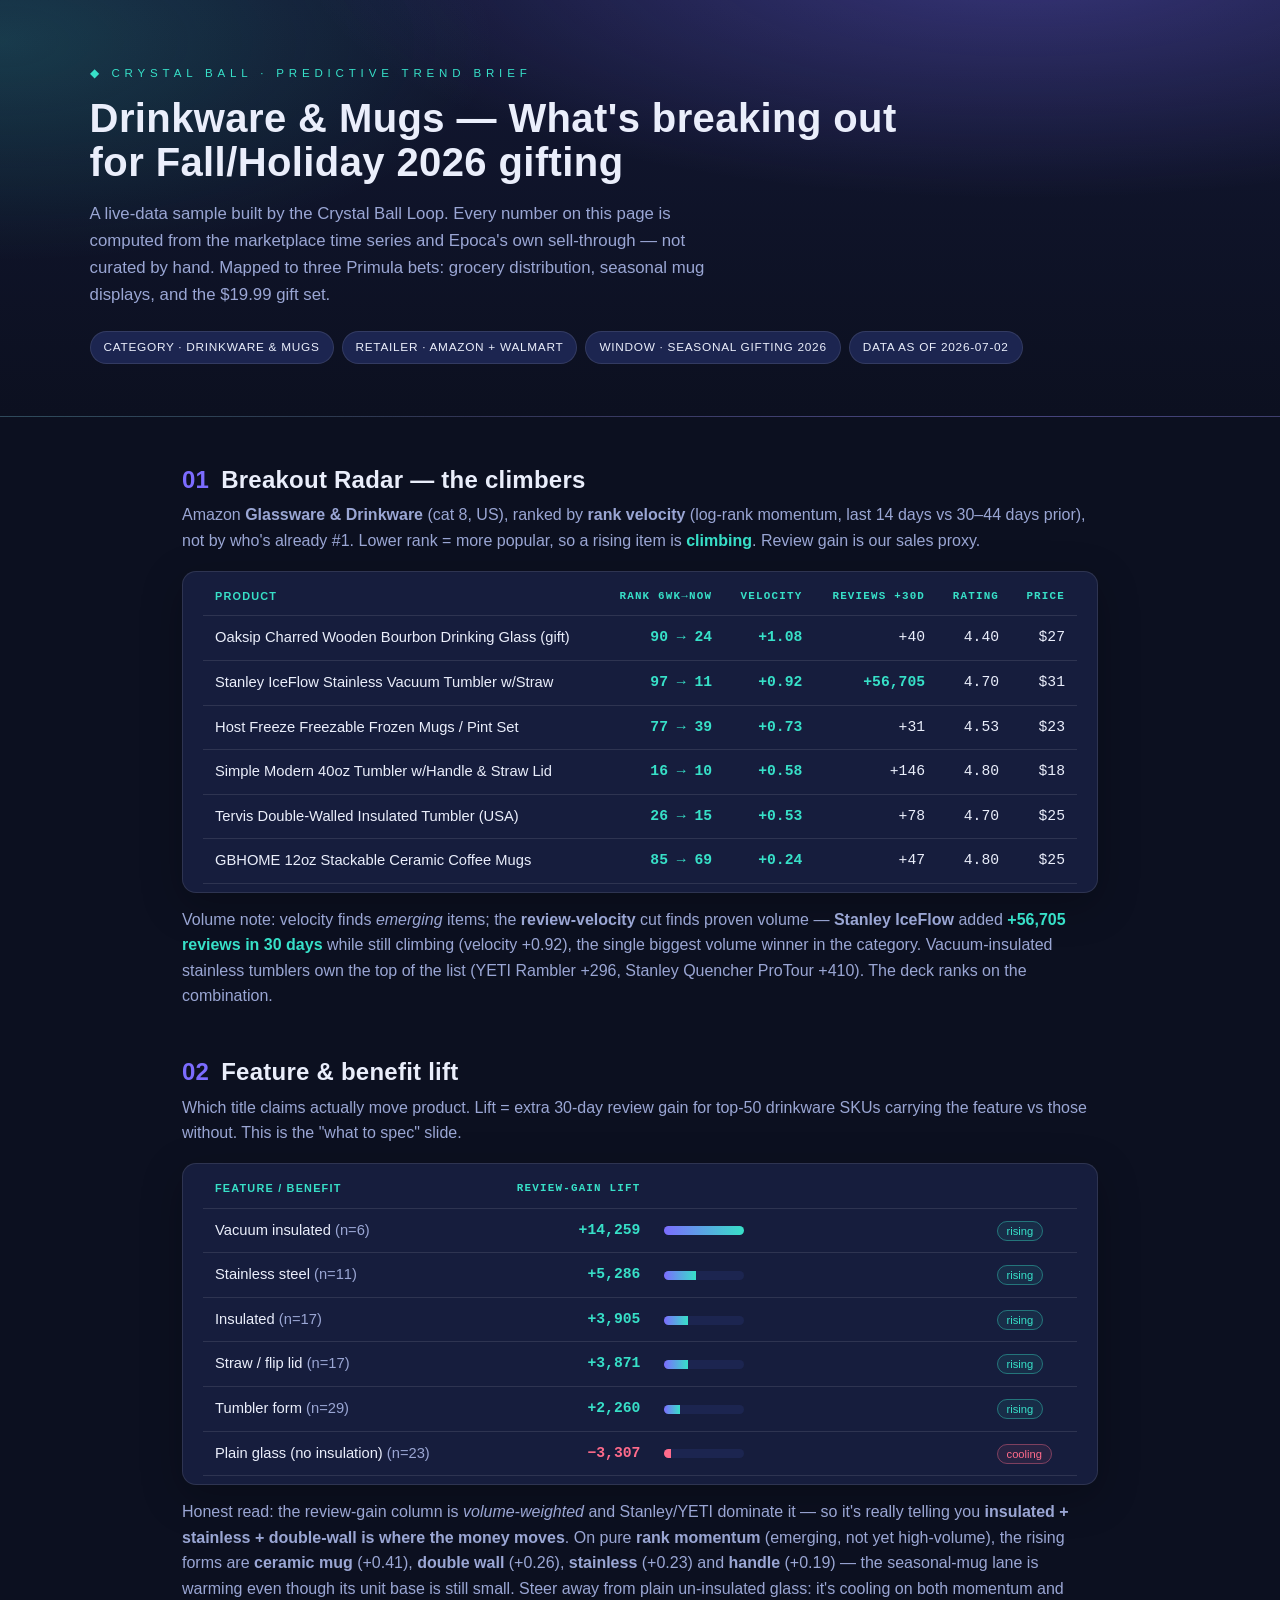
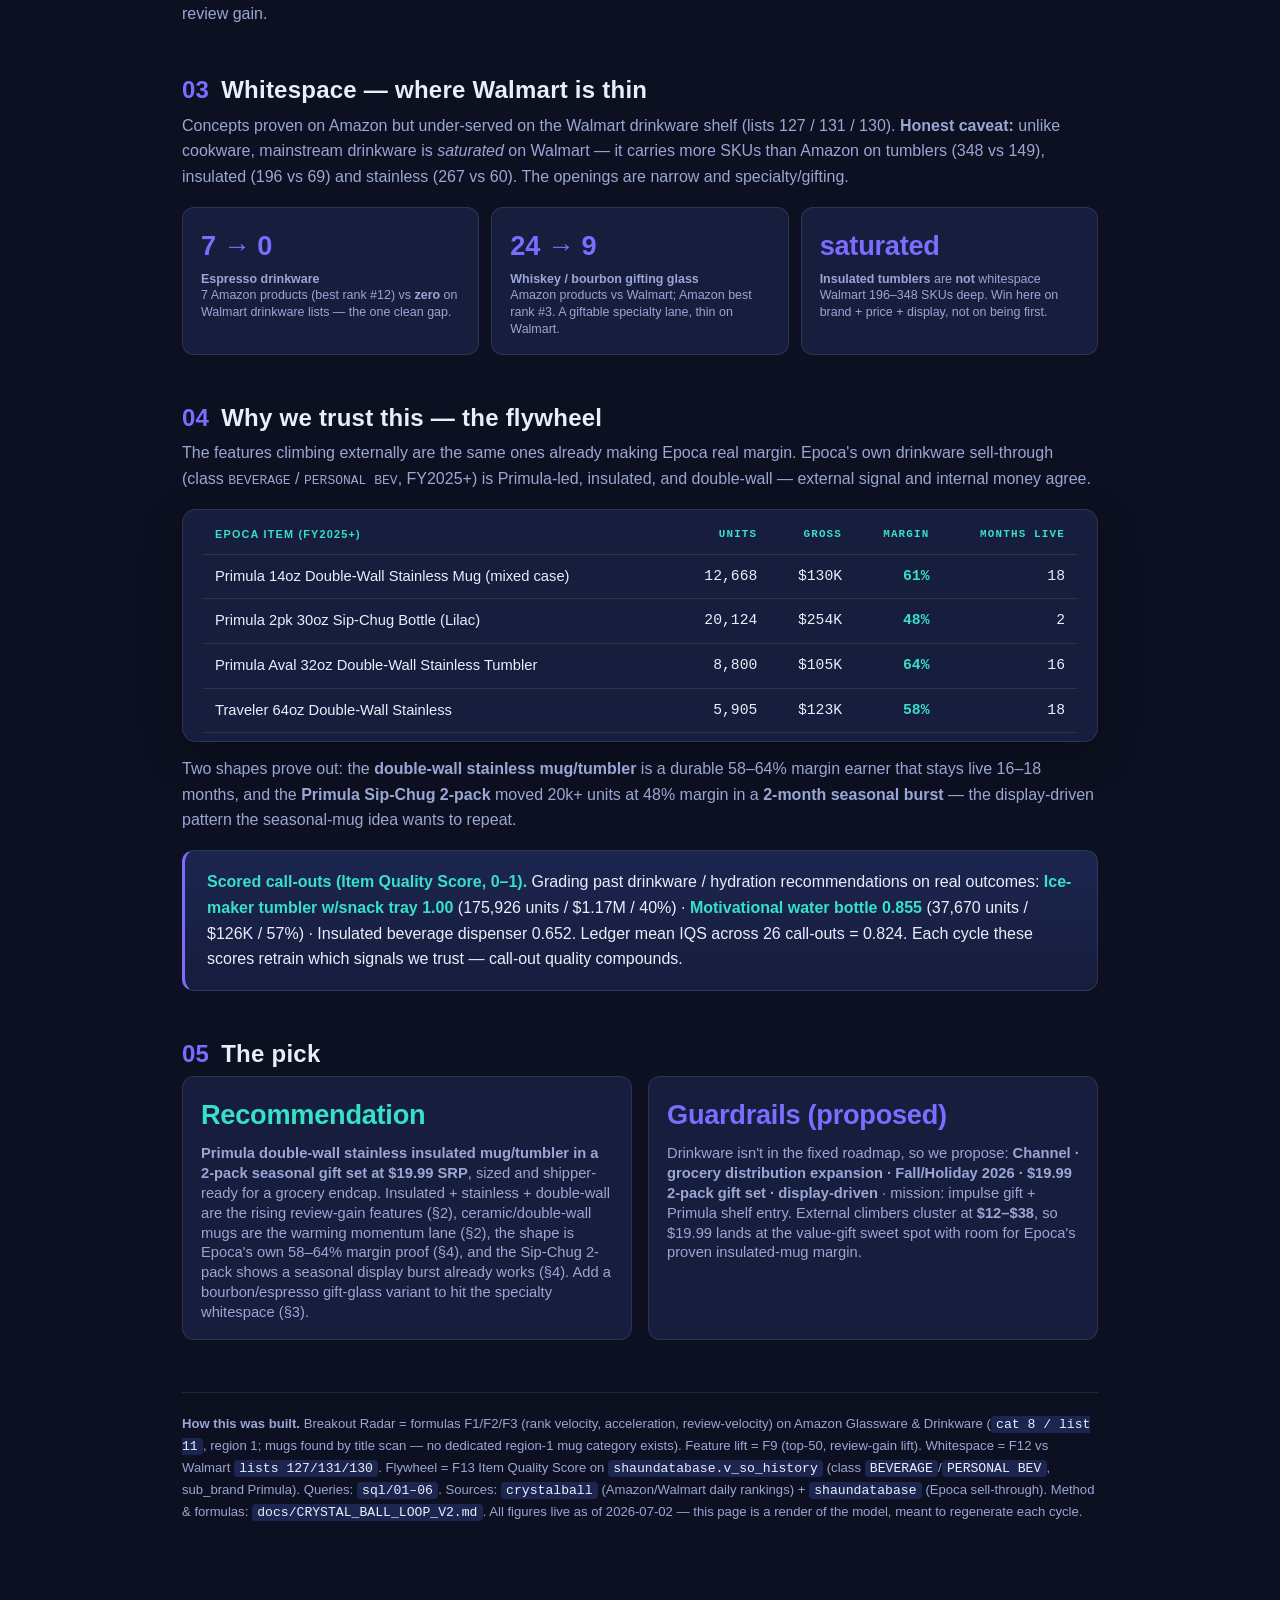
<file: docs/crystal-ball-drinkware-deck.html>
<!DOCTYPE html><html lang="en"><head><meta charset="UTF-8"/>
<meta name="viewport" content="width=device-width, initial-scale=1.0"/>
<title>Crystal Ball — Drinkware &amp; Mugs Trend Brief (Sample, live numbers)</title>
<style>
:root{
  --bg:#0c1020;--bg2:#121732;--panel:#161d3d;--panel2:#1c2550;--ink:#eaeefb;--muted:#9aa6d4;
  --line:rgba(255,255,255,.10);--accent:#7c6cff;--accent2:#37e0c8;--warn:#ff6b8b;--good:#37e0c8;
  --gold:#f0b94a;--sans:"Segoe UI",Roboto,Helvetica,Arial,sans-serif;--mono:ui-monospace,Menlo,monospace;
}
*{box-sizing:border-box;}
body{margin:0;font-family:var(--sans);color:var(--ink);background:var(--bg);line-height:1.6;}
.wrap{max-width:960px;margin:0 auto;padding:0 22px 90px;}
.cover{background:
   radial-gradient(1200px 400px at 80% -10%,rgba(124,108,255,.35),transparent 60%),
   radial-gradient(900px 400px at 0% 10%,rgba(55,224,200,.18),transparent 55%),
   linear-gradient(180deg,var(--bg2),var(--bg));
  padding:64px 7vw 52px;border-bottom:1px solid var(--line);}
.eyebrow{font-size:.72rem;letter-spacing:.42em;text-transform:uppercase;color:var(--accent2);margin:0;}
.cover h1{font-size:2.5rem;line-height:1.1;margin:.35em 0 .2em;letter-spacing:.01em;}
.cover .sub{color:var(--muted);font-size:1.05rem;max-width:640px;}
.chips{margin-top:22px;display:flex;flex-wrap:wrap;gap:8px;}
.chip{font-size:.74rem;letter-spacing:.06em;text-transform:uppercase;color:var(--ink);
  background:var(--panel2);border:1px solid var(--line);border-radius:999px;padding:6px 13px;}
section{margin-top:44px;}
h2{font-size:1.5rem;margin:0 0 .1em;letter-spacing:.01em;}
h2 .n{color:var(--accent);font-variant-numeric:tabular-nums;margin-right:.5em;}
.lead{color:var(--muted);margin:.2em 0 1.1em;}
.card{background:var(--panel);border:1px solid var(--line);border-radius:14px;padding:6px 20px 8px;margin:14px 0;
  box-shadow:0 12px 40px rgba(0,0,0,.25);}
table{border-collapse:collapse;width:100%;font-size:.92rem;}
th,td{padding:10px 12px;border-bottom:1px solid var(--line);text-align:left;white-space:nowrap;}
th{font-size:.68rem;text-transform:uppercase;letter-spacing:.11em;color:var(--accent2);font-weight:600;}
td.prod{white-space:normal;min-width:220px;}
td.num,th.num{text-align:right;font-variant-numeric:tabular-nums;font-family:var(--mono);}
.up{color:var(--good);font-weight:600;}.down{color:var(--warn);font-weight:600;}
.tablewrap{overflow-x:auto;}
.grid{display:grid;grid-template-columns:repeat(auto-fit,minmax(150px,1fr));gap:12px;margin:14px 0;}
.stat{background:var(--panel);border:1px solid var(--line);border-radius:12px;padding:16px 18px;}
.stat .v{font-size:1.7rem;font-weight:700;font-variant-numeric:tabular-nums;letter-spacing:-.01em;}
.stat .v.good{color:var(--good);}.stat .v.acc{color:var(--accent);}
.stat .k{font-size:.78rem;color:var(--muted);margin-top:3px;line-height:1.35;}
.bar{height:9px;border-radius:6px;background:var(--panel2);overflow:hidden;min-width:80px;display:inline-block;vertical-align:middle;}
.bar>span{display:block;height:100%;background:linear-gradient(90deg,var(--accent),var(--accent2));}
.pill{font-size:.7rem;padding:3px 9px;border-radius:999px;border:1px solid var(--line);}
.pill.win{color:var(--good);border-color:rgba(55,224,200,.4);background:rgba(55,224,200,.08);}
.pill.cool{color:var(--warn);border-color:rgba(255,107,139,.4);background:rgba(255,107,139,.08);}
.callout{background:linear-gradient(180deg,var(--panel2),var(--panel));border:1px solid var(--line);
  border-left:3px solid var(--accent);border-radius:12px;padding:18px 22px;margin:16px 0;}
.callout b{color:var(--accent2);}
.foot{margin-top:52px;padding-top:20px;border-top:1px solid var(--line);color:var(--muted);font-size:.82rem;}
.foot code{font-family:var(--mono);color:var(--ink);background:var(--panel2);padding:.1em .4em;border-radius:4px;}
.two{display:grid;grid-template-columns:1fr 1fr;gap:16px;}
@media(max-width:680px){.two{grid-template-columns:1fr;}.cover h1{font-size:2rem;}}
</style></head>
<body>
<div class="cover">
  <p class="eyebrow">◆ Crystal Ball · Predictive Trend Brief</p>
  <h1>Drinkware &amp; Mugs — What's breaking out<br>for Fall/Holiday 2026 gifting</h1>
  <p class="sub">A live-data sample built by the Crystal Ball Loop. Every number on this
  page is computed from the marketplace time series and Epoca's own sell-through —
  not curated by hand. Mapped to three Primula bets: grocery distribution, seasonal
  mug displays, and the $19.99 gift set.</p>
  <div class="chips">
    <span class="chip">Category · Drinkware &amp; Mugs</span>
    <span class="chip">Retailer · Amazon + Walmart</span>
    <span class="chip">Window · Seasonal Gifting 2026</span>
    <span class="chip">Data as of 2026-07-02</span>
  </div>
</div>

<div class="wrap">

<section>
  <h2><span class="n">01</span>Breakout Radar — the climbers</h2>
  <p class="lead">Amazon <b>Glassware &amp; Drinkware</b> (cat 8, US), ranked by <b>rank velocity</b>
  (log-rank momentum, last 14 days vs 30–44 days prior), not by who's already #1. Lower rank =
  more popular, so a rising item is <span class="up">climbing</span>. Review gain is our sales proxy.</p>
  <div class="card tablewrap">
  <table>
    <thead><tr>
      <th class="prod">Product</th><th class="num">Rank 6wk→now</th><th class="num">Velocity</th>
      <th class="num">Reviews +30d</th><th class="num">Rating</th><th class="num">Price</th>
    </tr></thead>
    <tbody>
      <tr><td class="prod">Oaksip Charred Wooden Bourbon Drinking Glass (gift)</td><td class="num"><span class="up">90 → 24</span></td><td class="num up">+1.08</td><td class="num">+40</td><td class="num">4.40</td><td class="num">$27</td></tr>
      <tr><td class="prod">Stanley IceFlow Stainless Vacuum Tumbler w/Straw</td><td class="num"><span class="up">97 → 11</span></td><td class="num up">+0.92</td><td class="num up">+56,705</td><td class="num">4.70</td><td class="num">$31</td></tr>
      <tr><td class="prod">Host Freeze Freezable Frozen Mugs / Pint Set</td><td class="num"><span class="up">77 → 39</span></td><td class="num up">+0.73</td><td class="num">+31</td><td class="num">4.53</td><td class="num">$23</td></tr>
      <tr><td class="prod">Simple Modern 40oz Tumbler w/Handle &amp; Straw Lid</td><td class="num"><span class="up">16 → 10</span></td><td class="num up">+0.58</td><td class="num">+146</td><td class="num">4.80</td><td class="num">$18</td></tr>
      <tr><td class="prod">Tervis Double-Walled Insulated Tumbler (USA)</td><td class="num"><span class="up">26 → 15</span></td><td class="num up">+0.53</td><td class="num">+78</td><td class="num">4.70</td><td class="num">$25</td></tr>
      <tr><td class="prod">GBHOME 12oz Stackable Ceramic Coffee Mugs</td><td class="num"><span class="up">85 → 69</span></td><td class="num up">+0.24</td><td class="num">+47</td><td class="num">4.80</td><td class="num">$25</td></tr>
    </tbody>
  </table>
  </div>
  <p class="lead" style="margin-top:6px">Volume note: velocity finds <i>emerging</i> items; the
  <b>review-velocity</b> cut finds proven volume — <b>Stanley IceFlow</b> added
  <span class="up">+56,705 reviews in 30 days</span> while still climbing (velocity +0.92), the
  single biggest volume winner in the category. Vacuum-insulated stainless tumblers own the top of
  the list (YETI Rambler +296, Stanley Quencher ProTour +410). The deck ranks on the combination.</p>
</section>

<section>
  <h2><span class="n">02</span>Feature &amp; benefit lift</h2>
  <p class="lead">Which title claims actually move product. Lift = extra 30-day review gain for
  top-50 drinkware SKUs carrying the feature vs those without. This is the "what to spec" slide.</p>
  <div class="card">
  <table>
    <thead><tr><th>Feature / benefit</th><th class="num">Review-gain lift</th><th style="width:38%">&nbsp;</th><th></th></tr></thead>
    <tbody>
      <tr><td>Vacuum insulated <span style="color:var(--muted)">(n=6)</span></td><td class="num up">+14,259</td><td><span class="bar"><span style="width:100%"></span></span></td><td><span class="pill win">rising</span></td></tr>
      <tr><td>Stainless steel <span style="color:var(--muted)">(n=11)</span></td><td class="num up">+5,286</td><td><span class="bar"><span style="width:40%"></span></span></td><td><span class="pill win">rising</span></td></tr>
      <tr><td>Insulated <span style="color:var(--muted)">(n=17)</span></td><td class="num up">+3,905</td><td><span class="bar"><span style="width:30%"></span></span></td><td><span class="pill win">rising</span></td></tr>
      <tr><td>Straw / flip lid <span style="color:var(--muted)">(n=17)</span></td><td class="num up">+3,871</td><td><span class="bar"><span style="width:30%"></span></span></td><td><span class="pill win">rising</span></td></tr>
      <tr><td>Tumbler form <span style="color:var(--muted)">(n=29)</span></td><td class="num up">+2,260</td><td><span class="bar"><span style="width:20%"></span></span></td><td><span class="pill win">rising</span></td></tr>
      <tr><td>Plain glass (no insulation) <span style="color:var(--muted)">(n=23)</span></td><td class="num down">−3,307</td><td><span class="bar"><span style="width:8%;background:var(--warn)"></span></span></td><td><span class="pill cool">cooling</span></td></tr>
    </tbody>
  </table>
  </div>
  <p class="lead" style="margin-top:6px">Honest read: the review-gain column is <i>volume-weighted</i> and
  Stanley/YETI dominate it — so it's really telling you <b>insulated + stainless + double-wall is where
  the money moves</b>. On pure <b>rank momentum</b> (emerging, not yet high-volume), the rising forms are
  <b>ceramic mug</b> (+0.41), <b>double wall</b> (+0.26), <b>stainless</b> (+0.23) and <b>handle</b> (+0.19) —
  the seasonal-mug lane is warming even though its unit base is still small. Steer away from plain
  un-insulated glass: it's cooling on both momentum and review gain.</p>
</section>

<section>
  <h2><span class="n">03</span>Whitespace — where Walmart is thin</h2>
  <p class="lead">Concepts proven on Amazon but under-served on the Walmart drinkware shelf
  (lists 127 / 131 / 130). <b>Honest caveat:</b> unlike cookware, mainstream drinkware is
  <i>saturated</i> on Walmart — it carries more SKUs than Amazon on tumblers (348 vs 149),
  insulated (196 vs 69) and stainless (267 vs 60). The openings are narrow and specialty/gifting.</p>
  <div class="grid">
    <div class="stat"><div class="v acc">7 → 0</div><div class="k"><b>Espresso drinkware</b><br>7 Amazon products (best rank #12) vs <b>zero</b> on Walmart drinkware lists — the one clean gap.</div></div>
    <div class="stat"><div class="v acc">24 → 9</div><div class="k"><b>Whiskey / bourbon gifting glass</b><br>Amazon products vs Walmart; Amazon best rank #3. A giftable specialty lane, thin on Walmart.</div></div>
    <div class="stat"><div class="v acc">saturated</div><div class="k"><b>Insulated tumblers</b> are <b>not</b> whitespace<br>Walmart 196–348 SKUs deep. Win here on brand + price + display, not on being first.</div></div>
  </div>
</section>

<section>
  <h2><span class="n">04</span>Why we trust this — the flywheel</h2>
  <p class="lead">The features climbing externally are the same ones already making Epoca real margin.
  Epoca's own drinkware sell-through (class <code>BEVERAGE</code> / <code>PERSONAL BEV</code>, FY2025+)
  is Primula-led, insulated, and double-wall — external signal and internal money agree.</p>
  <div class="card tablewrap">
  <table>
    <thead><tr><th class="prod">Epoca item (FY2025+)</th><th class="num">Units</th><th class="num">Gross</th><th class="num">Margin</th><th class="num">Months live</th></tr></thead>
    <tbody>
      <tr><td class="prod">Primula 14oz Double-Wall Stainless Mug (mixed case)</td><td class="num">12,668</td><td class="num">$130K</td><td class="num up">61%</td><td class="num">18</td></tr>
      <tr><td class="prod">Primula 2pk 30oz Sip-Chug Bottle (Lilac)</td><td class="num">20,124</td><td class="num">$254K</td><td class="num up">48%</td><td class="num">2</td></tr>
      <tr><td class="prod">Primula Aval 32oz Double-Wall Stainless Tumbler</td><td class="num">8,800</td><td class="num">$105K</td><td class="num up">64%</td><td class="num">16</td></tr>
      <tr><td class="prod">Traveler 64oz Double-Wall Stainless</td><td class="num">5,905</td><td class="num">$123K</td><td class="num up">58%</td><td class="num">18</td></tr>
    </tbody>
  </table>
  </div>
  <p class="lead" style="margin-top:6px">Two shapes prove out: the <b>double-wall stainless mug/tumbler</b>
  is a durable 58–64% margin earner that stays live 16–18 months, and the <b>Primula Sip-Chug 2-pack</b>
  moved 20k+ units at 48% margin in a <b>2-month seasonal burst</b> — the display-driven pattern the
  seasonal-mug idea wants to repeat.</p>
  <div class="callout">
    <b>Scored call-outs (Item Quality Score, 0–1).</b> Grading past drinkware / hydration
    recommendations on real outcomes: <b>Ice-maker tumbler w/snack tray 1.00</b> (175,926 units /
    $1.17M / 40%) · <b>Motivational water bottle 0.855</b> (37,670 units / $126K / 57%) ·
    Insulated beverage dispenser 0.652. Ledger mean IQS across 26 call-outs = 0.824. Each cycle
    these scores retrain which signals we trust — call-out quality compounds.
  </div>
</section>

<section>
  <h2><span class="n">05</span>The pick</h2>
  <div class="two">
    <div class="stat"><div class="v good">Recommendation</div>
      <div class="k" style="font-size:.92rem;margin-top:8px">
      <b>Primula double-wall stainless insulated mug/tumbler in a 2-pack seasonal gift set at $19.99 SRP</b>,
      sized and shipper-ready for a grocery endcap. Insulated + stainless + double-wall are the rising
      review-gain features (§2), ceramic/double-wall mugs are the warming momentum lane (§2), the shape is
      Epoca's own 58–64% margin proof (§4), and the Sip-Chug 2-pack shows a seasonal display burst already
      works (§4). Add a bourbon/espresso gift-glass variant to hit the specialty whitespace (§3).</div></div>
    <div class="stat"><div class="v acc">Guardrails (proposed)</div>
      <div class="k" style="font-size:.92rem;margin-top:8px">
      Drinkware isn't in the fixed roadmap, so we propose: <b>Channel · grocery distribution expansion ·
      Fall/Holiday 2026 · $19.99 2-pack gift set · display-driven</b> · mission: impulse gift + Primula
      shelf entry. External climbers cluster at <b>$12–$38</b>, so $19.99 lands at the value-gift sweet
      spot with room for Epoca's proven insulated-mug margin.</div></div>
  </div>
</section>

<div class="foot">
  <b>How this was built.</b> Breakout Radar = formulas F1/F2/F3 (rank velocity, acceleration,
  review-velocity) on Amazon Glassware &amp; Drinkware (<code>cat 8 / list 11</code>, region 1; mugs found
  by title scan — no dedicated region-1 mug category exists). Feature lift = F9 (top-50, review-gain lift).
  Whitespace = F12 vs Walmart <code>lists 127/131/130</code>. Flywheel = F13 Item Quality Score on
  <code>shaundatabase.v_so_history</code> (class <code>BEVERAGE</code>/<code>PERSONAL BEV</code>, sub_brand
  Primula). Queries: <code>sql/01–06</code>. Sources: <code>crystalball</code> (Amazon/Walmart daily
  rankings) + <code>shaundatabase</code> (Epoca sell-through). Method &amp; formulas:
  <code>docs/CRYSTAL_BALL_LOOP_V2.md</code>. All figures live as of 2026-07-02 — this page is a render of
  the model, meant to regenerate each cycle.
</div>
</div>
</body></html>
</file>
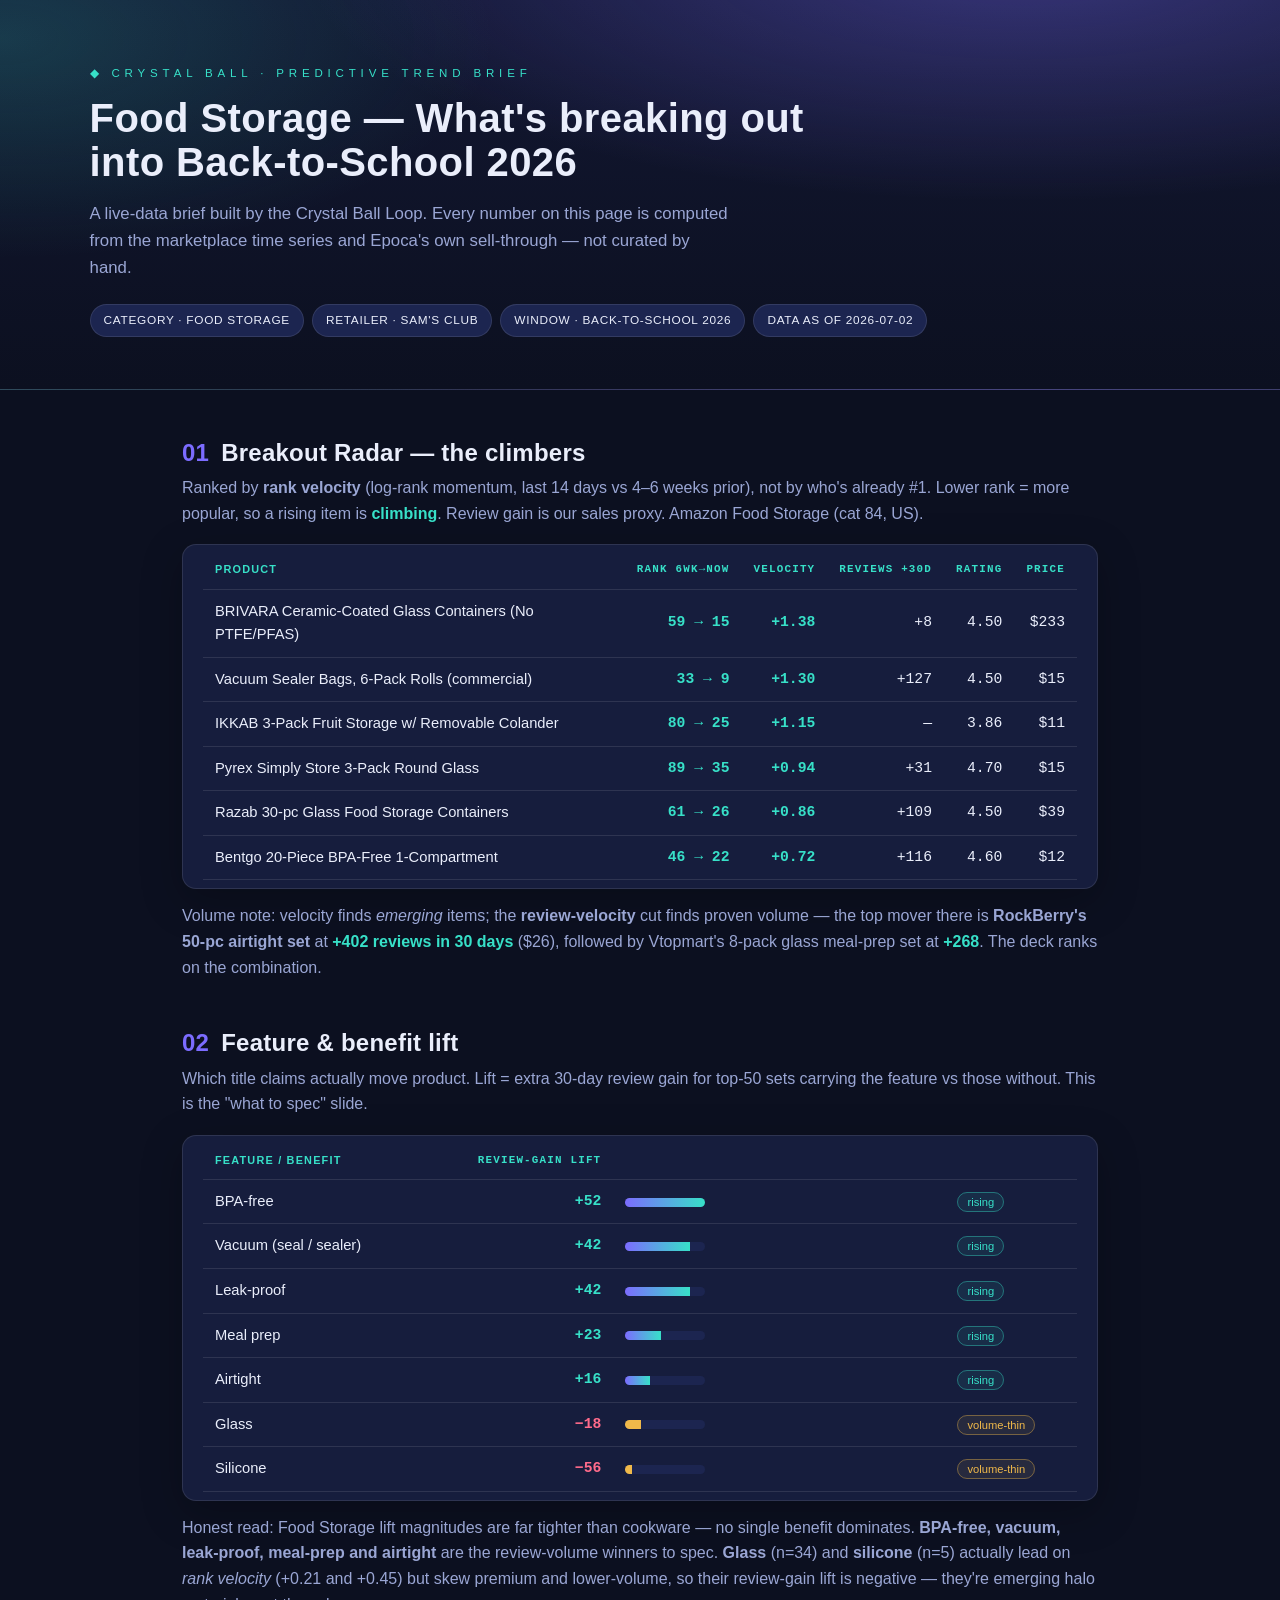
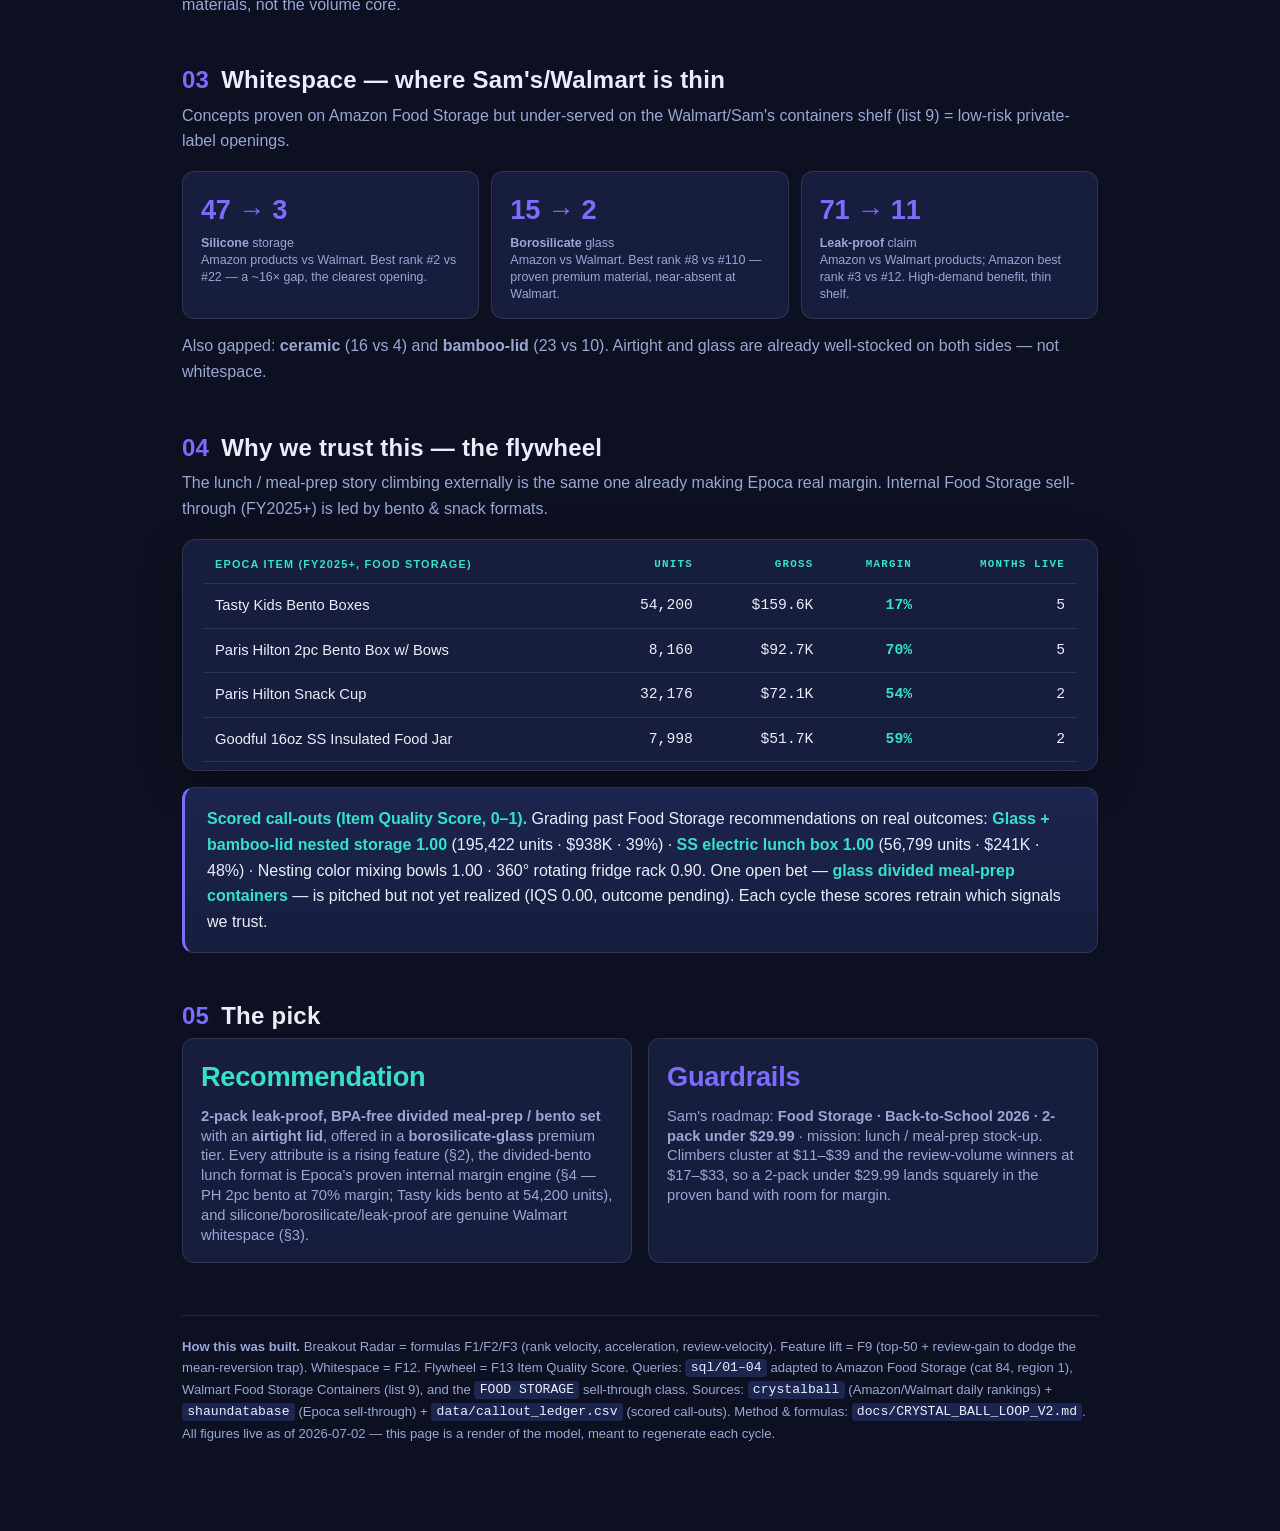
<file: docs/crystal-ball-foodstorage-deck.html>
<!DOCTYPE html><html lang="en"><head><meta charset="UTF-8"/>
<meta name="viewport" content="width=device-width, initial-scale=1.0"/>
<title>Crystal Ball — Food Storage Trend Brief (live numbers)</title>
<style>
:root{
  --bg:#0c1020;--bg2:#121732;--panel:#161d3d;--panel2:#1c2550;--ink:#eaeefb;--muted:#9aa6d4;
  --line:rgba(255,255,255,.10);--accent:#7c6cff;--accent2:#37e0c8;--warn:#ff6b8b;--good:#37e0c8;
  --gold:#f0b94a;--sans:"Segoe UI",Roboto,Helvetica,Arial,sans-serif;--mono:ui-monospace,Menlo,monospace;
}
*{box-sizing:border-box;}
body{margin:0;font-family:var(--sans);color:var(--ink);background:var(--bg);line-height:1.6;}
.wrap{max-width:960px;margin:0 auto;padding:0 22px 90px;}
.cover{background:
   radial-gradient(1200px 400px at 80% -10%,rgba(124,108,255,.35),transparent 60%),
   radial-gradient(900px 400px at 0% 10%,rgba(55,224,200,.18),transparent 55%),
   linear-gradient(180deg,var(--bg2),var(--bg));
  padding:64px 7vw 52px;border-bottom:1px solid var(--line);}
.eyebrow{font-size:.72rem;letter-spacing:.42em;text-transform:uppercase;color:var(--accent2);margin:0;}
.cover h1{font-size:2.5rem;line-height:1.1;margin:.35em 0 .2em;letter-spacing:.01em;}
.cover .sub{color:var(--muted);font-size:1.05rem;max-width:640px;}
.chips{margin-top:22px;display:flex;flex-wrap:wrap;gap:8px;}
.chip{font-size:.74rem;letter-spacing:.06em;text-transform:uppercase;color:var(--ink);
  background:var(--panel2);border:1px solid var(--line);border-radius:999px;padding:6px 13px;}
section{margin-top:44px;}
h2{font-size:1.5rem;margin:0 0 .1em;letter-spacing:.01em;}
h2 .n{color:var(--accent);font-variant-numeric:tabular-nums;margin-right:.5em;}
.lead{color:var(--muted);margin:.2em 0 1.1em;}
.card{background:var(--panel);border:1px solid var(--line);border-radius:14px;padding:6px 20px 8px;margin:14px 0;
  box-shadow:0 12px 40px rgba(0,0,0,.25);}
table{border-collapse:collapse;width:100%;font-size:.92rem;}
th,td{padding:10px 12px;border-bottom:1px solid var(--line);text-align:left;white-space:nowrap;}
th{font-size:.68rem;text-transform:uppercase;letter-spacing:.11em;color:var(--accent2);font-weight:600;}
td.prod{white-space:normal;min-width:220px;}
td.num,th.num{text-align:right;font-variant-numeric:tabular-nums;font-family:var(--mono);}
.up{color:var(--good);font-weight:600;}.down{color:var(--warn);font-weight:600;}
.tablewrap{overflow-x:auto;}
.grid{display:grid;grid-template-columns:repeat(auto-fit,minmax(150px,1fr));gap:12px;margin:14px 0;}
.stat{background:var(--panel);border:1px solid var(--line);border-radius:12px;padding:16px 18px;}
.stat .v{font-size:1.7rem;font-weight:700;font-variant-numeric:tabular-nums;letter-spacing:-.01em;}
.stat .v.good{color:var(--good);}.stat .v.acc{color:var(--accent);}
.stat .k{font-size:.78rem;color:var(--muted);margin-top:3px;line-height:1.35;}
.bar{height:9px;border-radius:6px;background:var(--panel2);overflow:hidden;min-width:80px;display:inline-block;vertical-align:middle;}
.bar>span{display:block;height:100%;background:linear-gradient(90deg,var(--accent),var(--accent2));}
.pill{font-size:.7rem;padding:3px 9px;border-radius:999px;border:1px solid var(--line);}
.pill.win{color:var(--good);border-color:rgba(55,224,200,.4);background:rgba(55,224,200,.08);}
.pill.cool{color:var(--warn);border-color:rgba(255,107,139,.4);background:rgba(255,107,139,.08);}
.pill.warm{color:var(--gold);border-color:rgba(240,185,74,.4);background:rgba(240,185,74,.08);}
.callout{background:linear-gradient(180deg,var(--panel2),var(--panel));border:1px solid var(--line);
  border-left:3px solid var(--accent);border-radius:12px;padding:18px 22px;margin:16px 0;}
.callout b{color:var(--accent2);}
.foot{margin-top:52px;padding-top:20px;border-top:1px solid var(--line);color:var(--muted);font-size:.82rem;}
.foot code{font-family:var(--mono);color:var(--ink);background:var(--panel2);padding:.1em .4em;border-radius:4px;}
.two{display:grid;grid-template-columns:1fr 1fr;gap:16px;}
@media(max-width:680px){.two{grid-template-columns:1fr;}.cover h1{font-size:2rem;}}
</style></head>
<body>
<div class="cover">
  <p class="eyebrow">◆ Crystal Ball · Predictive Trend Brief</p>
  <h1>Food Storage — What's breaking out<br>into Back-to-School 2026</h1>
  <p class="sub">A live-data brief built by the Crystal Ball Loop. Every number on this
  page is computed from the marketplace time series and Epoca's own sell-through —
  not curated by hand.</p>
  <div class="chips">
    <span class="chip">Category · Food Storage</span>
    <span class="chip">Retailer · Sam's Club</span>
    <span class="chip">Window · Back-to-School 2026</span>
    <span class="chip">Data as of 2026-07-02</span>
  </div>
</div>

<div class="wrap">

<section>
  <h2><span class="n">01</span>Breakout Radar — the climbers</h2>
  <p class="lead">Ranked by <b>rank velocity</b> (log-rank momentum, last 14 days vs 4–6 weeks
  prior), not by who's already #1. Lower rank = more popular, so a rising item is
  <span class="up">climbing</span>. Review gain is our sales proxy. Amazon Food Storage (cat 84, US).</p>
  <div class="card tablewrap">
  <table>
    <thead><tr>
      <th class="prod">Product</th><th class="num">Rank 6wk→now</th><th class="num">Velocity</th>
      <th class="num">Reviews +30d</th><th class="num">Rating</th><th class="num">Price</th>
    </tr></thead>
    <tbody>
      <tr><td class="prod">BRIVARA Ceramic-Coated Glass Containers (No PTFE/PFAS)</td><td class="num"><span class="up">59 → 15</span></td><td class="num up">+1.38</td><td class="num">+8</td><td class="num">4.50</td><td class="num">$233</td></tr>
      <tr><td class="prod">Vacuum Sealer Bags, 6-Pack Rolls (commercial)</td><td class="num"><span class="up">33 → 9</span></td><td class="num up">+1.30</td><td class="num">+127</td><td class="num">4.50</td><td class="num">$15</td></tr>
      <tr><td class="prod">IKKAB 3-Pack Fruit Storage w/ Removable Colander</td><td class="num"><span class="up">80 → 25</span></td><td class="num up">+1.15</td><td class="num">—</td><td class="num">3.86</td><td class="num">$11</td></tr>
      <tr><td class="prod">Pyrex Simply Store 3-Pack Round Glass</td><td class="num"><span class="up">89 → 35</span></td><td class="num up">+0.94</td><td class="num">+31</td><td class="num">4.70</td><td class="num">$15</td></tr>
      <tr><td class="prod">Razab 30-pc Glass Food Storage Containers</td><td class="num"><span class="up">61 → 26</span></td><td class="num up">+0.86</td><td class="num">+109</td><td class="num">4.50</td><td class="num">$39</td></tr>
      <tr><td class="prod">Bentgo 20-Piece BPA-Free 1-Compartment</td><td class="num"><span class="up">46 → 22</span></td><td class="num up">+0.72</td><td class="num">+116</td><td class="num">4.60</td><td class="num">$12</td></tr>
    </tbody>
  </table>
  </div>
  <p class="lead" style="margin-top:6px">Volume note: velocity finds <i>emerging</i> items; the
  <b>review-velocity</b> cut finds proven volume — the top mover there is <b>RockBerry's 50-pc
  airtight set</b> at <span class="up">+402 reviews in 30 days</span> ($26), followed by Vtopmart's
  8-pack glass meal-prep set at <span class="up">+268</span>. The deck ranks on the combination.</p>
</section>

<section>
  <h2><span class="n">02</span>Feature &amp; benefit lift</h2>
  <p class="lead">Which title claims actually move product. Lift = extra 30-day review gain for
  top-50 sets carrying the feature vs those without. This is the "what to spec" slide.</p>
  <div class="card">
  <table>
    <thead><tr><th>Feature / benefit</th><th class="num">Review-gain lift</th><th style="width:38%">&nbsp;</th><th></th></tr></thead>
    <tbody>
      <tr><td>BPA-free</td><td class="num up">+52</td><td><span class="bar"><span style="width:100%"></span></span></td><td><span class="pill win">rising</span></td></tr>
      <tr><td>Vacuum (seal / sealer)</td><td class="num up">+42</td><td><span class="bar"><span style="width:81%"></span></span></td><td><span class="pill win">rising</span></td></tr>
      <tr><td>Leak-proof</td><td class="num up">+42</td><td><span class="bar"><span style="width:81%"></span></span></td><td><span class="pill win">rising</span></td></tr>
      <tr><td>Meal prep</td><td class="num up">+23</td><td><span class="bar"><span style="width:44%"></span></span></td><td><span class="pill win">rising</span></td></tr>
      <tr><td>Airtight</td><td class="num up">+16</td><td><span class="bar"><span style="width:31%"></span></span></td><td><span class="pill win">rising</span></td></tr>
      <tr><td>Glass</td><td class="num down">−18</td><td><span class="bar"><span style="width:20%;background:var(--gold)"></span></span></td><td><span class="pill warm">volume-thin</span></td></tr>
      <tr><td>Silicone</td><td class="num down">−56</td><td><span class="bar"><span style="width:8%;background:var(--gold)"></span></span></td><td><span class="pill warm">volume-thin</span></td></tr>
    </tbody>
  </table>
  </div>
  <p class="lead" style="margin-top:6px">Honest read: Food Storage lift magnitudes are far tighter than
  cookware — no single benefit dominates. <b>BPA-free, vacuum, leak-proof, meal-prep and airtight</b>
  are the review-volume winners to spec. <b>Glass</b> (n=34) and <b>silicone</b> (n=5) actually lead on
  <i>rank velocity</i> (+0.21 and +0.45) but skew premium and lower-volume, so their review-gain lift is
  negative — they're emerging halo materials, not the volume core.</p>
</section>

<section>
  <h2><span class="n">03</span>Whitespace — where Sam's/Walmart is thin</h2>
  <p class="lead">Concepts proven on Amazon Food Storage but under-served on the Walmart/Sam's
  containers shelf (list 9) = low-risk private-label openings.</p>
  <div class="grid">
    <div class="stat"><div class="v acc">47 → 3</div><div class="k"><b>Silicone</b> storage<br>Amazon products vs Walmart. Best rank #2 vs #22 — a ~16× gap, the clearest opening.</div></div>
    <div class="stat"><div class="v acc">15 → 2</div><div class="k"><b>Borosilicate</b> glass<br>Amazon vs Walmart. Best rank #8 vs #110 — proven premium material, near-absent at Walmart.</div></div>
    <div class="stat"><div class="v acc">71 → 11</div><div class="k"><b>Leak-proof</b> claim<br>Amazon vs Walmart products; Amazon best rank #3 vs #12. High-demand benefit, thin shelf.</div></div>
  </div>
  <p class="lead" style="margin-top:2px">Also gapped: <b>ceramic</b> (16 vs 4) and <b>bamboo-lid</b> (23 vs 10).
  Airtight and glass are already well-stocked on both sides — not whitespace.</p>
</section>

<section>
  <h2><span class="n">04</span>Why we trust this — the flywheel</h2>
  <p class="lead">The lunch / meal-prep story climbing externally is the same one already making Epoca
  real margin. Internal Food Storage sell-through (FY2025+) is led by bento &amp; snack formats.</p>
  <div class="card tablewrap">
  <table>
    <thead><tr><th class="prod">Epoca item (FY2025+, FOOD STORAGE)</th><th class="num">Units</th><th class="num">Gross</th><th class="num">Margin</th><th class="num">Months live</th></tr></thead>
    <tbody>
      <tr><td class="prod">Tasty Kids Bento Boxes</td><td class="num">54,200</td><td class="num">$159.6K</td><td class="num up">17%</td><td class="num">5</td></tr>
      <tr><td class="prod">Paris Hilton 2pc Bento Box w/ Bows</td><td class="num">8,160</td><td class="num">$92.7K</td><td class="num up">70%</td><td class="num">5</td></tr>
      <tr><td class="prod">Paris Hilton Snack Cup</td><td class="num">32,176</td><td class="num">$72.1K</td><td class="num up">54%</td><td class="num">2</td></tr>
      <tr><td class="prod">Goodful 16oz SS Insulated Food Jar</td><td class="num">7,998</td><td class="num">$51.7K</td><td class="num up">59%</td><td class="num">2</td></tr>
    </tbody>
  </table>
  </div>
  <div class="callout">
    <b>Scored call-outs (Item Quality Score, 0–1).</b> Grading past Food Storage recommendations on real
    outcomes: <b>Glass + bamboo-lid nested storage 1.00</b> (195,422 units · $938K · 39%) ·
    <b>SS electric lunch box 1.00</b> (56,799 units · $241K · 48%) · Nesting color mixing bowls 1.00 ·
    360° rotating fridge rack 0.90. One open bet — <b>glass divided meal-prep containers</b> — is pitched but
    not yet realized (IQS 0.00, outcome pending). Each cycle these scores retrain which signals we trust.
  </div>
</section>

<section>
  <h2><span class="n">05</span>The pick</h2>
  <div class="two">
    <div class="stat"><div class="v good">Recommendation</div>
      <div class="k" style="font-size:.92rem;margin-top:8px">
      <b>2-pack leak-proof, BPA-free divided meal-prep / bento set</b> with an
      <b>airtight lid</b>, offered in a <b>borosilicate-glass</b> premium tier. Every attribute is a rising
      feature (§2), the divided-bento lunch format is Epoca's proven internal margin engine (§4 — PH 2pc
      bento at 70% margin; Tasty kids bento at 54,200 units), and silicone/borosilicate/leak-proof are
      genuine Walmart whitespace (§3).</div></div>
    <div class="stat"><div class="v acc">Guardrails</div>
      <div class="k" style="font-size:.92rem;margin-top:8px">
      Sam's roadmap: <b>Food Storage · Back-to-School 2026 · 2-pack under $29.99</b> ·
      mission: lunch / meal-prep stock-up. Climbers cluster at $11–$39 and the review-volume winners at
      $17–$33, so a 2-pack under $29.99 lands squarely in the proven band with room for margin.</div></div>
  </div>
</section>

<div class="foot">
  <b>How this was built.</b> Breakout Radar = formulas F1/F2/F3 (rank velocity, acceleration,
  review-velocity). Feature lift = F9 (top-50 + review-gain to dodge the mean-reversion trap). Whitespace = F12.
  Flywheel = F13 Item Quality Score. Queries: <code>sql/01–04</code> adapted to Amazon Food Storage (cat 84,
  region 1), Walmart Food Storage Containers (list 9), and the <code>FOOD STORAGE</code> sell-through class.
  Sources: <code>crystalball</code> (Amazon/Walmart daily rankings) + <code>shaundatabase</code> (Epoca
  sell-through) + <code>data/callout_ledger.csv</code> (scored call-outs). Method &amp; formulas:
  <code>docs/CRYSTAL_BALL_LOOP_V2.md</code>. All figures live as of 2026-07-02 — this page is a render of the
  model, meant to regenerate each cycle.
</div>
</div>
</body></html>
</file>
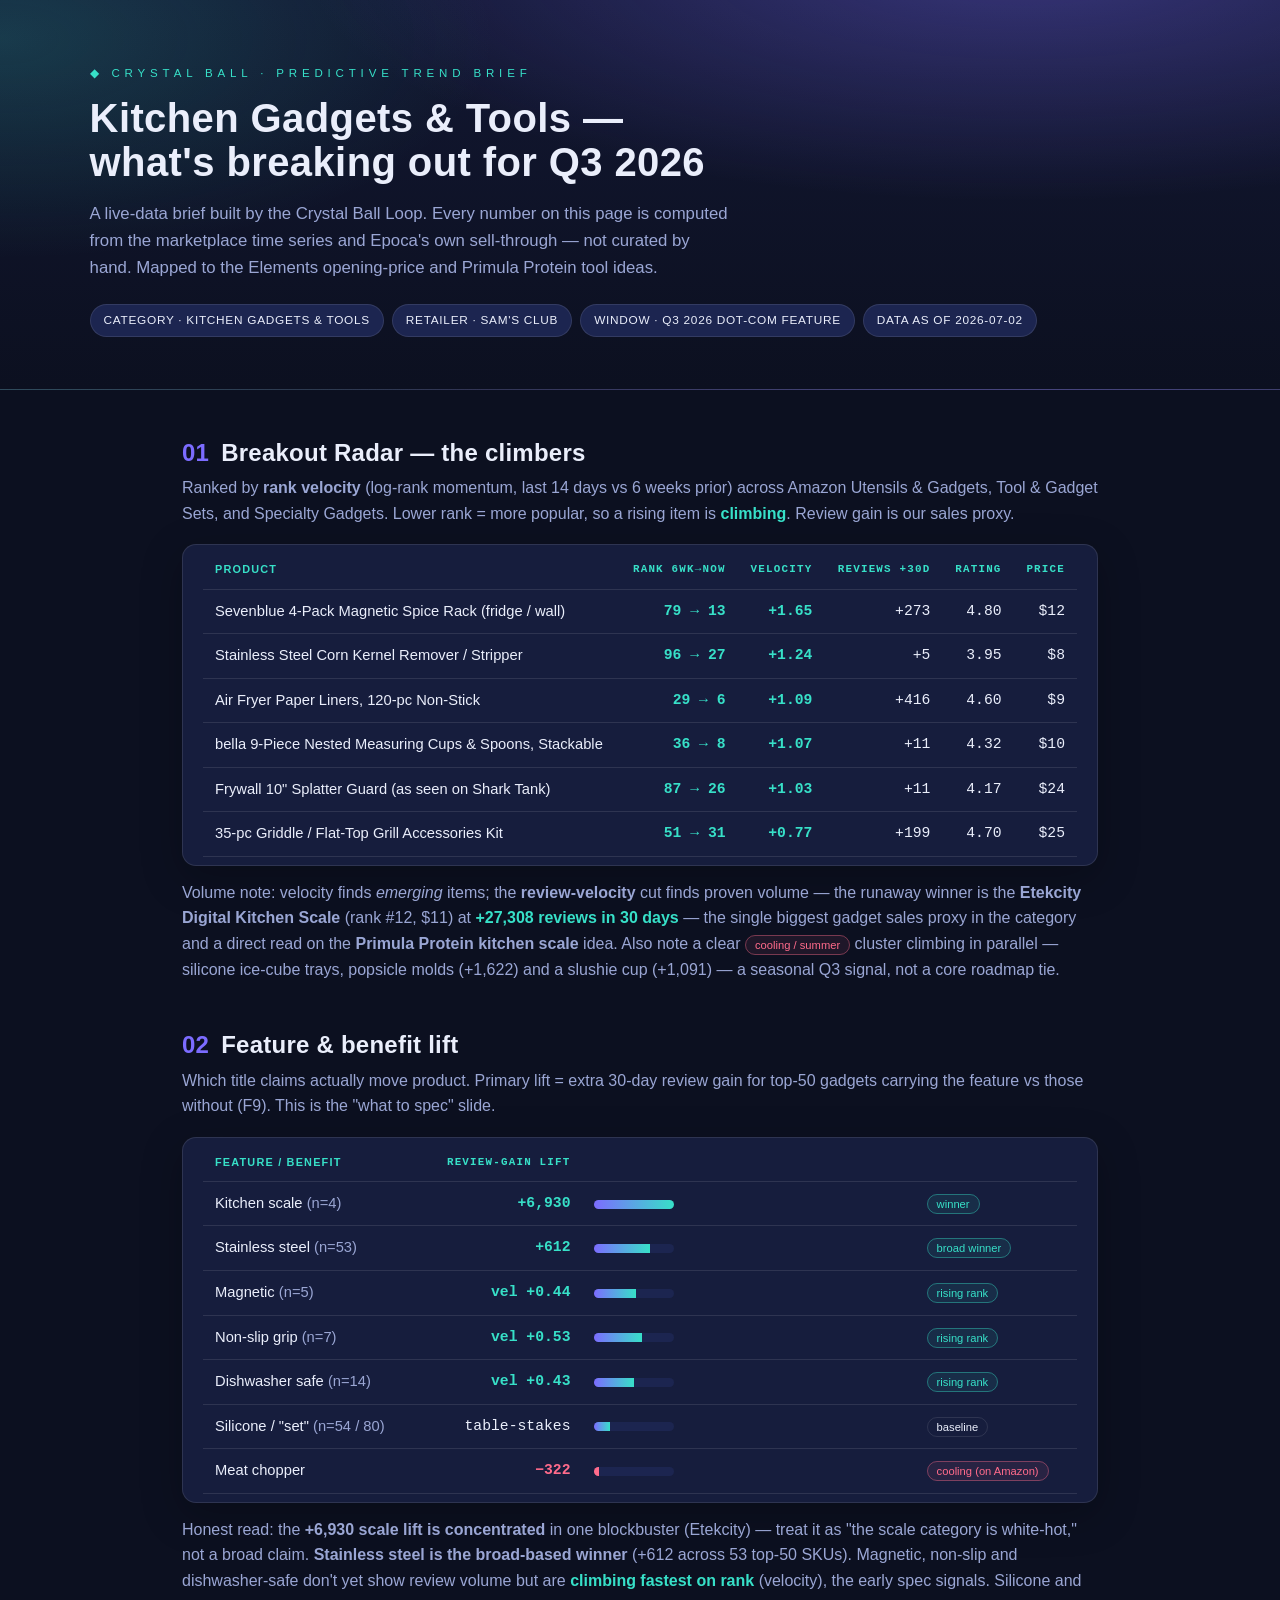
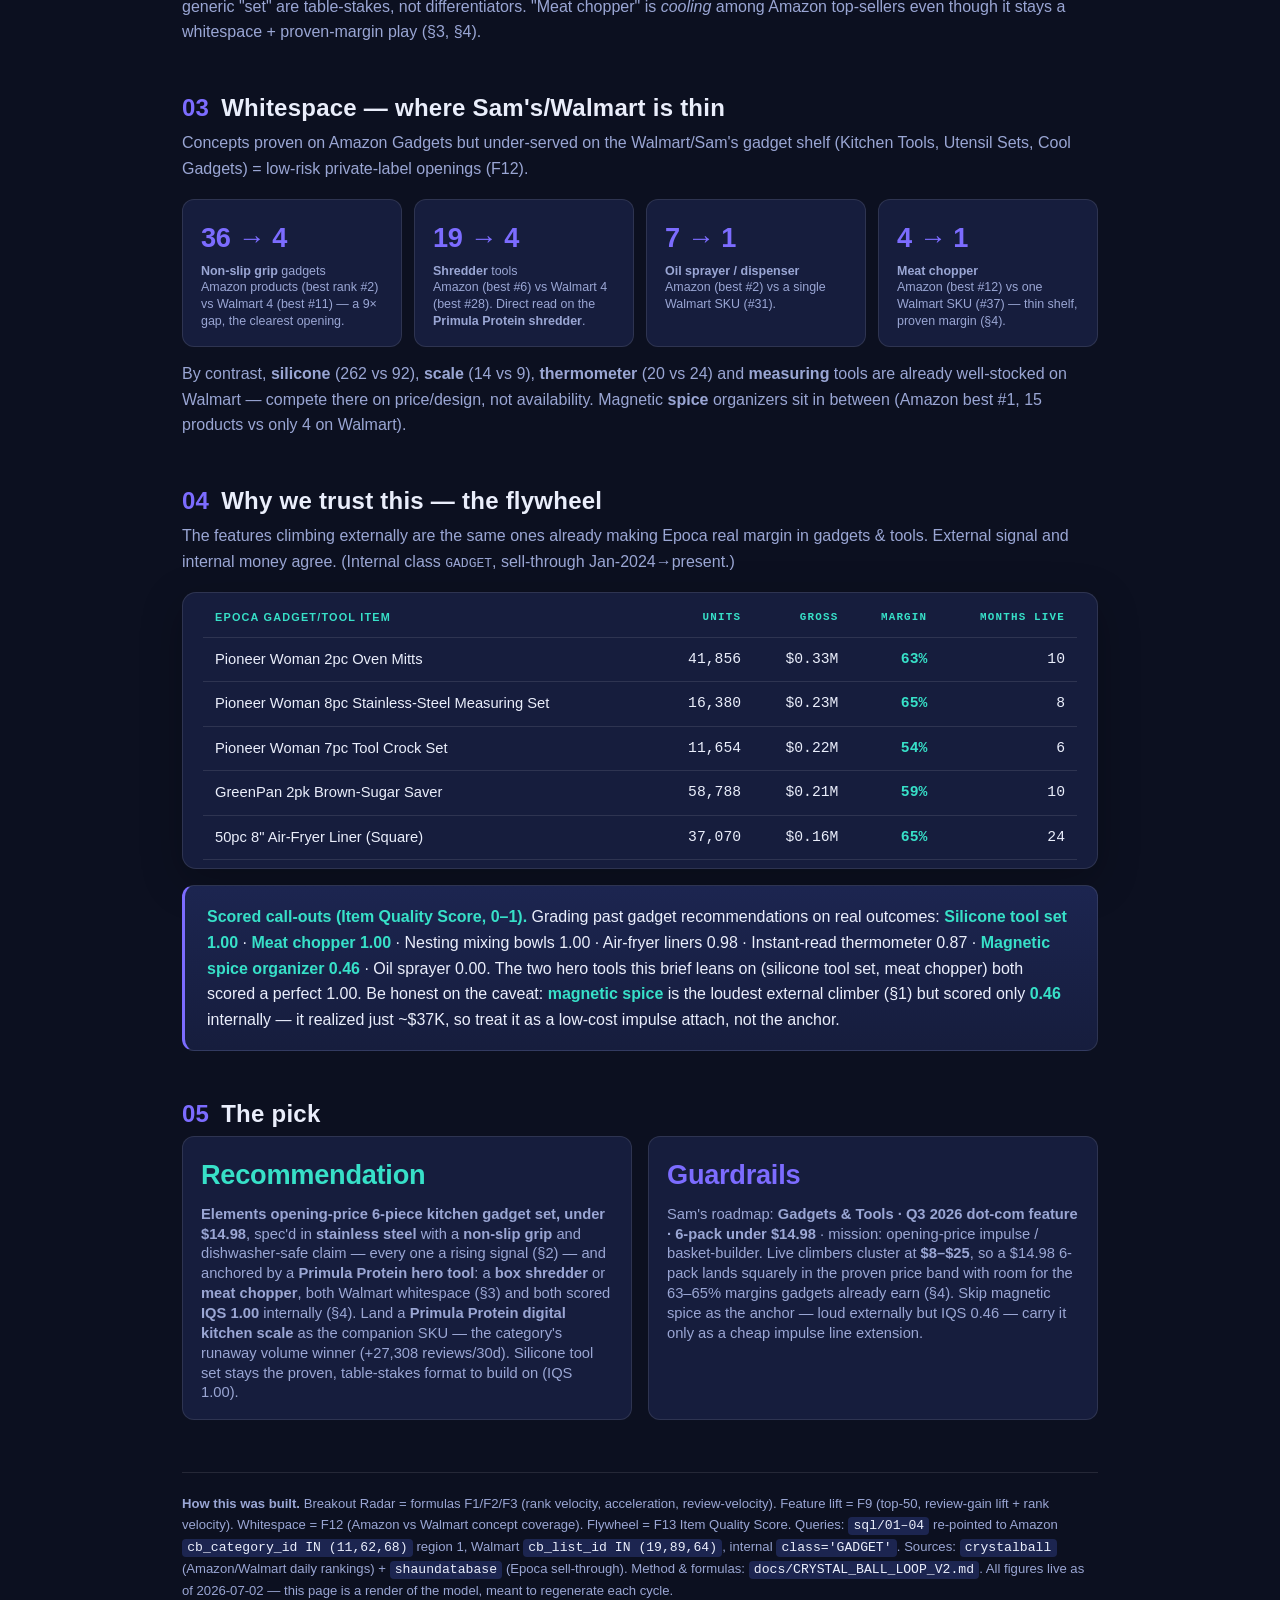
<file: docs/crystal-ball-gadgets-deck.html>
<!DOCTYPE html><html lang="en"><head><meta charset="UTF-8"/>
<meta name="viewport" content="width=device-width, initial-scale=1.0"/>
<title>Crystal Ball — Kitchen Gadgets &amp; Tools Trend Brief (live numbers)</title>
<style>
:root{
  --bg:#0c1020;--bg2:#121732;--panel:#161d3d;--panel2:#1c2550;--ink:#eaeefb;--muted:#9aa6d4;
  --line:rgba(255,255,255,.10);--accent:#7c6cff;--accent2:#37e0c8;--warn:#ff6b8b;--good:#37e0c8;
  --gold:#f0b94a;--sans:"Segoe UI",Roboto,Helvetica,Arial,sans-serif;--mono:ui-monospace,Menlo,monospace;
}
*{box-sizing:border-box;}
body{margin:0;font-family:var(--sans);color:var(--ink);background:var(--bg);line-height:1.6;}
.wrap{max-width:960px;margin:0 auto;padding:0 22px 90px;}
.cover{background:
   radial-gradient(1200px 400px at 80% -10%,rgba(124,108,255,.35),transparent 60%),
   radial-gradient(900px 400px at 0% 10%,rgba(55,224,200,.18),transparent 55%),
   linear-gradient(180deg,var(--bg2),var(--bg));
  padding:64px 7vw 52px;border-bottom:1px solid var(--line);}
.eyebrow{font-size:.72rem;letter-spacing:.42em;text-transform:uppercase;color:var(--accent2);margin:0;}
.cover h1{font-size:2.5rem;line-height:1.1;margin:.35em 0 .2em;letter-spacing:.01em;}
.cover .sub{color:var(--muted);font-size:1.05rem;max-width:640px;}
.chips{margin-top:22px;display:flex;flex-wrap:wrap;gap:8px;}
.chip{font-size:.74rem;letter-spacing:.06em;text-transform:uppercase;color:var(--ink);
  background:var(--panel2);border:1px solid var(--line);border-radius:999px;padding:6px 13px;}
section{margin-top:44px;}
h2{font-size:1.5rem;margin:0 0 .1em;letter-spacing:.01em;}
h2 .n{color:var(--accent);font-variant-numeric:tabular-nums;margin-right:.5em;}
.lead{color:var(--muted);margin:.2em 0 1.1em;}
.card{background:var(--panel);border:1px solid var(--line);border-radius:14px;padding:6px 20px 8px;margin:14px 0;
  box-shadow:0 12px 40px rgba(0,0,0,.25);}
table{border-collapse:collapse;width:100%;font-size:.92rem;}
th,td{padding:10px 12px;border-bottom:1px solid var(--line);text-align:left;white-space:nowrap;}
th{font-size:.68rem;text-transform:uppercase;letter-spacing:.11em;color:var(--accent2);font-weight:600;}
td.prod{white-space:normal;min-width:220px;}
td.num,th.num{text-align:right;font-variant-numeric:tabular-nums;font-family:var(--mono);}
.up{color:var(--good);font-weight:600;}.down{color:var(--warn);font-weight:600;}
.tablewrap{overflow-x:auto;}
.grid{display:grid;grid-template-columns:repeat(auto-fit,minmax(150px,1fr));gap:12px;margin:14px 0;}
.stat{background:var(--panel);border:1px solid var(--line);border-radius:12px;padding:16px 18px;}
.stat .v{font-size:1.7rem;font-weight:700;font-variant-numeric:tabular-nums;letter-spacing:-.01em;}
.stat .v.good{color:var(--good);}.stat .v.acc{color:var(--accent);}
.stat .k{font-size:.78rem;color:var(--muted);margin-top:3px;line-height:1.35;}
.bar{height:9px;border-radius:6px;background:var(--panel2);overflow:hidden;min-width:80px;display:inline-block;vertical-align:middle;}
.bar>span{display:block;height:100%;background:linear-gradient(90deg,var(--accent),var(--accent2));}
.pill{font-size:.7rem;padding:3px 9px;border-radius:999px;border:1px solid var(--line);}
.pill.win{color:var(--good);border-color:rgba(55,224,200,.4);background:rgba(55,224,200,.08);}
.pill.cool{color:var(--warn);border-color:rgba(255,107,139,.4);background:rgba(255,107,139,.08);}
.callout{background:linear-gradient(180deg,var(--panel2),var(--panel));border:1px solid var(--line);
  border-left:3px solid var(--accent);border-radius:12px;padding:18px 22px;margin:16px 0;}
.callout b{color:var(--accent2);}
.foot{margin-top:52px;padding-top:20px;border-top:1px solid var(--line);color:var(--muted);font-size:.82rem;}
.foot code{font-family:var(--mono);color:var(--ink);background:var(--panel2);padding:.1em .4em;border-radius:4px;}
.two{display:grid;grid-template-columns:1fr 1fr;gap:16px;}
@media(max-width:680px){.two{grid-template-columns:1fr;}.cover h1{font-size:2rem;}}
</style></head>
<body>
<div class="cover">
  <p class="eyebrow">◆ Crystal Ball · Predictive Trend Brief</p>
  <h1>Kitchen Gadgets &amp; Tools —<br>what's breaking out for Q3 2026</h1>
  <p class="sub">A live-data brief built by the Crystal Ball Loop. Every number on this
  page is computed from the marketplace time series and Epoca's own sell-through —
  not curated by hand. Mapped to the Elements opening-price and Primula Protein tool ideas.</p>
  <div class="chips">
    <span class="chip">Category · Kitchen Gadgets &amp; Tools</span>
    <span class="chip">Retailer · Sam's Club</span>
    <span class="chip">Window · Q3 2026 dot-com feature</span>
    <span class="chip">Data as of 2026-07-02</span>
  </div>
</div>

<div class="wrap">

<section>
  <h2><span class="n">01</span>Breakout Radar — the climbers</h2>
  <p class="lead">Ranked by <b>rank velocity</b> (log-rank momentum, last 14 days vs 6 weeks
  prior) across Amazon Utensils &amp; Gadgets, Tool &amp; Gadget Sets, and Specialty Gadgets.
  Lower rank = more popular, so a rising item is <span class="up">climbing</span>. Review gain
  is our sales proxy.</p>
  <div class="card tablewrap">
  <table>
    <thead><tr>
      <th class="prod">Product</th><th class="num">Rank 6wk→now</th><th class="num">Velocity</th>
      <th class="num">Reviews +30d</th><th class="num">Rating</th><th class="num">Price</th>
    </tr></thead>
    <tbody>
      <tr><td class="prod">Sevenblue 4-Pack Magnetic Spice Rack (fridge / wall)</td><td class="num"><span class="up">79 → 13</span></td><td class="num up">+1.65</td><td class="num">+273</td><td class="num">4.80</td><td class="num">$12</td></tr>
      <tr><td class="prod">Stainless Steel Corn Kernel Remover / Stripper</td><td class="num"><span class="up">96 → 27</span></td><td class="num up">+1.24</td><td class="num">+5</td><td class="num">3.95</td><td class="num">$8</td></tr>
      <tr><td class="prod">Air Fryer Paper Liners, 120-pc Non-Stick</td><td class="num"><span class="up">29 → 6</span></td><td class="num up">+1.09</td><td class="num">+416</td><td class="num">4.60</td><td class="num">$9</td></tr>
      <tr><td class="prod">bella 9-Piece Nested Measuring Cups &amp; Spoons, Stackable</td><td class="num"><span class="up">36 → 8</span></td><td class="num up">+1.07</td><td class="num">+11</td><td class="num">4.32</td><td class="num">$10</td></tr>
      <tr><td class="prod">Frywall 10" Splatter Guard (as seen on Shark Tank)</td><td class="num"><span class="up">87 → 26</span></td><td class="num up">+1.03</td><td class="num">+11</td><td class="num">4.17</td><td class="num">$24</td></tr>
      <tr><td class="prod">35-pc Griddle / Flat-Top Grill Accessories Kit</td><td class="num"><span class="up">51 → 31</span></td><td class="num up">+0.77</td><td class="num">+199</td><td class="num">4.70</td><td class="num">$25</td></tr>
    </tbody>
  </table>
  </div>
  <p class="lead" style="margin-top:6px">Volume note: velocity finds <i>emerging</i> items; the
  <b>review-velocity</b> cut finds proven volume — the runaway winner is the
  <b>Etekcity Digital Kitchen Scale</b> (rank #12, $11) at
  <span class="up">+27,308 reviews in 30 days</span> — the single biggest gadget sales
  proxy in the category and a direct read on the <b>Primula Protein kitchen scale</b> idea.
  Also note a clear <span class="pill cool">cooling / summer</span> cluster climbing in
  parallel — silicone ice-cube trays, popsicle molds (+1,622) and a slushie cup (+1,091) — a
  seasonal Q3 signal, not a core roadmap tie.</p>
</section>

<section>
  <h2><span class="n">02</span>Feature &amp; benefit lift</h2>
  <p class="lead">Which title claims actually move product. Primary lift = extra 30-day review gain for
  top-50 gadgets carrying the feature vs those without (F9). This is the "what to spec" slide.</p>
  <div class="card tablewrap">
  <table>
    <thead><tr><th>Feature / benefit</th><th class="num">Review-gain lift</th><th style="width:38%">&nbsp;</th><th></th></tr></thead>
    <tbody>
      <tr><td>Kitchen scale <span style="color:var(--muted)">(n=4)</span></td><td class="num up">+6,930</td><td><span class="bar"><span style="width:100%"></span></span></td><td><span class="pill win">winner</span></td></tr>
      <tr><td>Stainless steel <span style="color:var(--muted)">(n=53)</span></td><td class="num up">+612</td><td><span class="bar"><span style="width:70%"></span></span></td><td><span class="pill win">broad winner</span></td></tr>
      <tr><td>Magnetic <span style="color:var(--muted)">(n=5)</span></td><td class="num up">vel +0.44</td><td><span class="bar"><span style="width:52%"></span></span></td><td><span class="pill win">rising rank</span></td></tr>
      <tr><td>Non-slip grip <span style="color:var(--muted)">(n=7)</span></td><td class="num up">vel +0.53</td><td><span class="bar"><span style="width:60%"></span></span></td><td><span class="pill win">rising rank</span></td></tr>
      <tr><td>Dishwasher safe <span style="color:var(--muted)">(n=14)</span></td><td class="num up">vel +0.43</td><td><span class="bar"><span style="width:50%"></span></span></td><td><span class="pill win">rising rank</span></td></tr>
      <tr><td>Silicone / "set" <span style="color:var(--muted)">(n=54 / 80)</span></td><td class="num">table-stakes</td><td><span class="bar"><span style="width:20%"></span></span></td><td><span class="pill">baseline</span></td></tr>
      <tr><td>Meat chopper</td><td class="num down">−322</td><td><span class="bar"><span style="width:6%;background:var(--warn)"></span></span></td><td><span class="pill cool">cooling (on Amazon)</span></td></tr>
    </tbody>
  </table>
  </div>
  <p class="lead" style="margin-top:6px">Honest read: the <b>+6,930 scale lift is concentrated</b> in one
  blockbuster (Etekcity) — treat it as "the scale category is white-hot," not a broad claim.
  <b>Stainless steel is the broad-based winner</b> (+612 across 53 top-50 SKUs). Magnetic,
  non-slip and dishwasher-safe don't yet show review volume but are <span class="up">climbing
  fastest on rank</span> (velocity), the early spec signals. Silicone and generic "set" are
  table-stakes, not differentiators. "Meat chopper" is <i>cooling</i> among Amazon top-sellers
  even though it stays a whitespace + proven-margin play (§3, §4).</p>
</section>

<section>
  <h2><span class="n">03</span>Whitespace — where Sam's/Walmart is thin</h2>
  <p class="lead">Concepts proven on Amazon Gadgets but under-served on the Walmart/Sam's gadget
  shelf (Kitchen Tools, Utensil Sets, Cool Gadgets) = low-risk private-label openings (F12).</p>
  <div class="grid">
    <div class="stat"><div class="v acc">36 → 4</div><div class="k"><b>Non-slip grip</b> gadgets<br>Amazon products (best rank #2) vs Walmart 4 (best #11) — a 9× gap, the clearest opening.</div></div>
    <div class="stat"><div class="v acc">19 → 4</div><div class="k"><b>Shredder</b> tools<br>Amazon (best #6) vs Walmart 4 (best #28). Direct read on the <b>Primula Protein shredder</b>.</div></div>
    <div class="stat"><div class="v acc">7 → 1</div><div class="k"><b>Oil sprayer / dispenser</b><br>Amazon (best #2) vs a single Walmart SKU (#31).</div></div>
    <div class="stat"><div class="v acc">4 → 1</div><div class="k"><b>Meat chopper</b><br>Amazon (best #12) vs one Walmart SKU (#37) — thin shelf, proven margin (§4).</div></div>
  </div>
  <p class="lead" style="margin-top:6px">By contrast, <b>silicone</b> (262 vs 92), <b>scale</b>
  (14 vs 9), <b>thermometer</b> (20 vs 24) and <b>measuring</b> tools are already well-stocked on
  Walmart — compete there on price/design, not availability. Magnetic <b>spice</b> organizers sit
  in between (Amazon best #1, 15 products vs only 4 on Walmart).</p>
</section>

<section>
  <h2><span class="n">04</span>Why we trust this — the flywheel</h2>
  <p class="lead">The features climbing externally are the same ones already making Epoca real
  margin in gadgets &amp; tools. External signal and internal money agree. (Internal class
  <code>GADGET</code>, sell-through Jan-2024→present.)</p>
  <div class="card tablewrap">
  <table>
    <thead><tr><th class="prod">Epoca gadget/tool item</th><th class="num">Units</th><th class="num">Gross</th><th class="num">Margin</th><th class="num">Months live</th></tr></thead>
    <tbody>
      <tr><td class="prod">Pioneer Woman 2pc Oven Mitts</td><td class="num">41,856</td><td class="num">$0.33M</td><td class="num up">63%</td><td class="num">10</td></tr>
      <tr><td class="prod">Pioneer Woman 8pc Stainless-Steel Measuring Set</td><td class="num">16,380</td><td class="num">$0.23M</td><td class="num up">65%</td><td class="num">8</td></tr>
      <tr><td class="prod">Pioneer Woman 7pc Tool Crock Set</td><td class="num">11,654</td><td class="num">$0.22M</td><td class="num up">54%</td><td class="num">6</td></tr>
      <tr><td class="prod">GreenPan 2pk Brown-Sugar Saver</td><td class="num">58,788</td><td class="num">$0.21M</td><td class="num up">59%</td><td class="num">10</td></tr>
      <tr><td class="prod">50pc 8" Air-Fryer Liner (Square)</td><td class="num">37,070</td><td class="num">$0.16M</td><td class="num up">65%</td><td class="num">24</td></tr>
    </tbody>
  </table>
  </div>
  <div class="callout">
    <b>Scored call-outs (Item Quality Score, 0–1).</b> Grading past gadget recommendations on real
    outcomes: <b>Silicone tool set 1.00</b> · <b>Meat chopper 1.00</b> · Nesting mixing bowls 1.00 ·
    Air-fryer liners 0.98 · Instant-read thermometer 0.87 · <b>Magnetic spice organizer 0.46</b> ·
    Oil sprayer 0.00. The two hero tools this brief leans on (silicone tool set, meat chopper) both
    scored a perfect 1.00. Be honest on the caveat: <b>magnetic spice</b> is the loudest external
    climber (§1) but scored only <b>0.46</b> internally — it realized just ~$37K, so treat it as a
    low-cost impulse attach, not the anchor.
  </div>
</section>

<section>
  <h2><span class="n">05</span>The pick</h2>
  <div class="two">
    <div class="stat"><div class="v good">Recommendation</div>
      <div class="k" style="font-size:.92rem;margin-top:8px">
      <b>Elements opening-price 6-piece kitchen gadget set, under $14.98</b>, spec'd in
      <b>stainless steel</b> with a <b>non-slip grip</b> and dishwasher-safe claim — every one a
      rising signal (§2) — and anchored by a <b>Primula Protein hero tool</b>: a
      <b>box shredder</b> or <b>meat chopper</b>, both Walmart whitespace (§3) and both scored
      <b>IQS 1.00</b> internally (§4). Land a <b>Primula Protein digital kitchen scale</b> as the
      companion SKU — the category's runaway volume winner (+27,308 reviews/30d). Silicone tool set
      stays the proven, table-stakes format to build on (IQS 1.00).</div></div>
    <div class="stat"><div class="v acc">Guardrails</div>
      <div class="k" style="font-size:.92rem;margin-top:8px">
      Sam's roadmap: <b>Gadgets &amp; Tools · Q3 2026 dot-com feature · 6-pack under $14.98</b> ·
      mission: opening-price impulse / basket-builder. Live climbers cluster at
      <b>$8–$25</b>, so a $14.98 6-pack lands squarely in the proven price band with room for the
      63–65% margins gadgets already earn (§4). Skip magnetic spice as the anchor — loud externally
      but IQS 0.46 — carry it only as a cheap impulse line extension.</div></div>
  </div>
</section>

<div class="foot">
  <b>How this was built.</b> Breakout Radar = formulas F1/F2/F3 (rank velocity, acceleration,
  review-velocity). Feature lift = F9 (top-50, review-gain lift + rank velocity). Whitespace = F12
  (Amazon vs Walmart concept coverage). Flywheel = F13 Item Quality Score.
  Queries: <code>sql/01–04</code> re-pointed to Amazon <code>cb_category_id IN (11,62,68)</code>
  region 1, Walmart <code>cb_list_id IN (19,89,64)</code>, internal <code>class='GADGET'</code>.
  Sources: <code>crystalball</code> (Amazon/Walmart daily rankings) + <code>shaundatabase</code>
  (Epoca sell-through). Method &amp; formulas: <code>docs/CRYSTAL_BALL_LOOP_V2.md</code>. All figures
  live as of 2026-07-02 — this page is a render of the model, meant to regenerate each cycle.
</div>
</div>
</body></html>
</file>
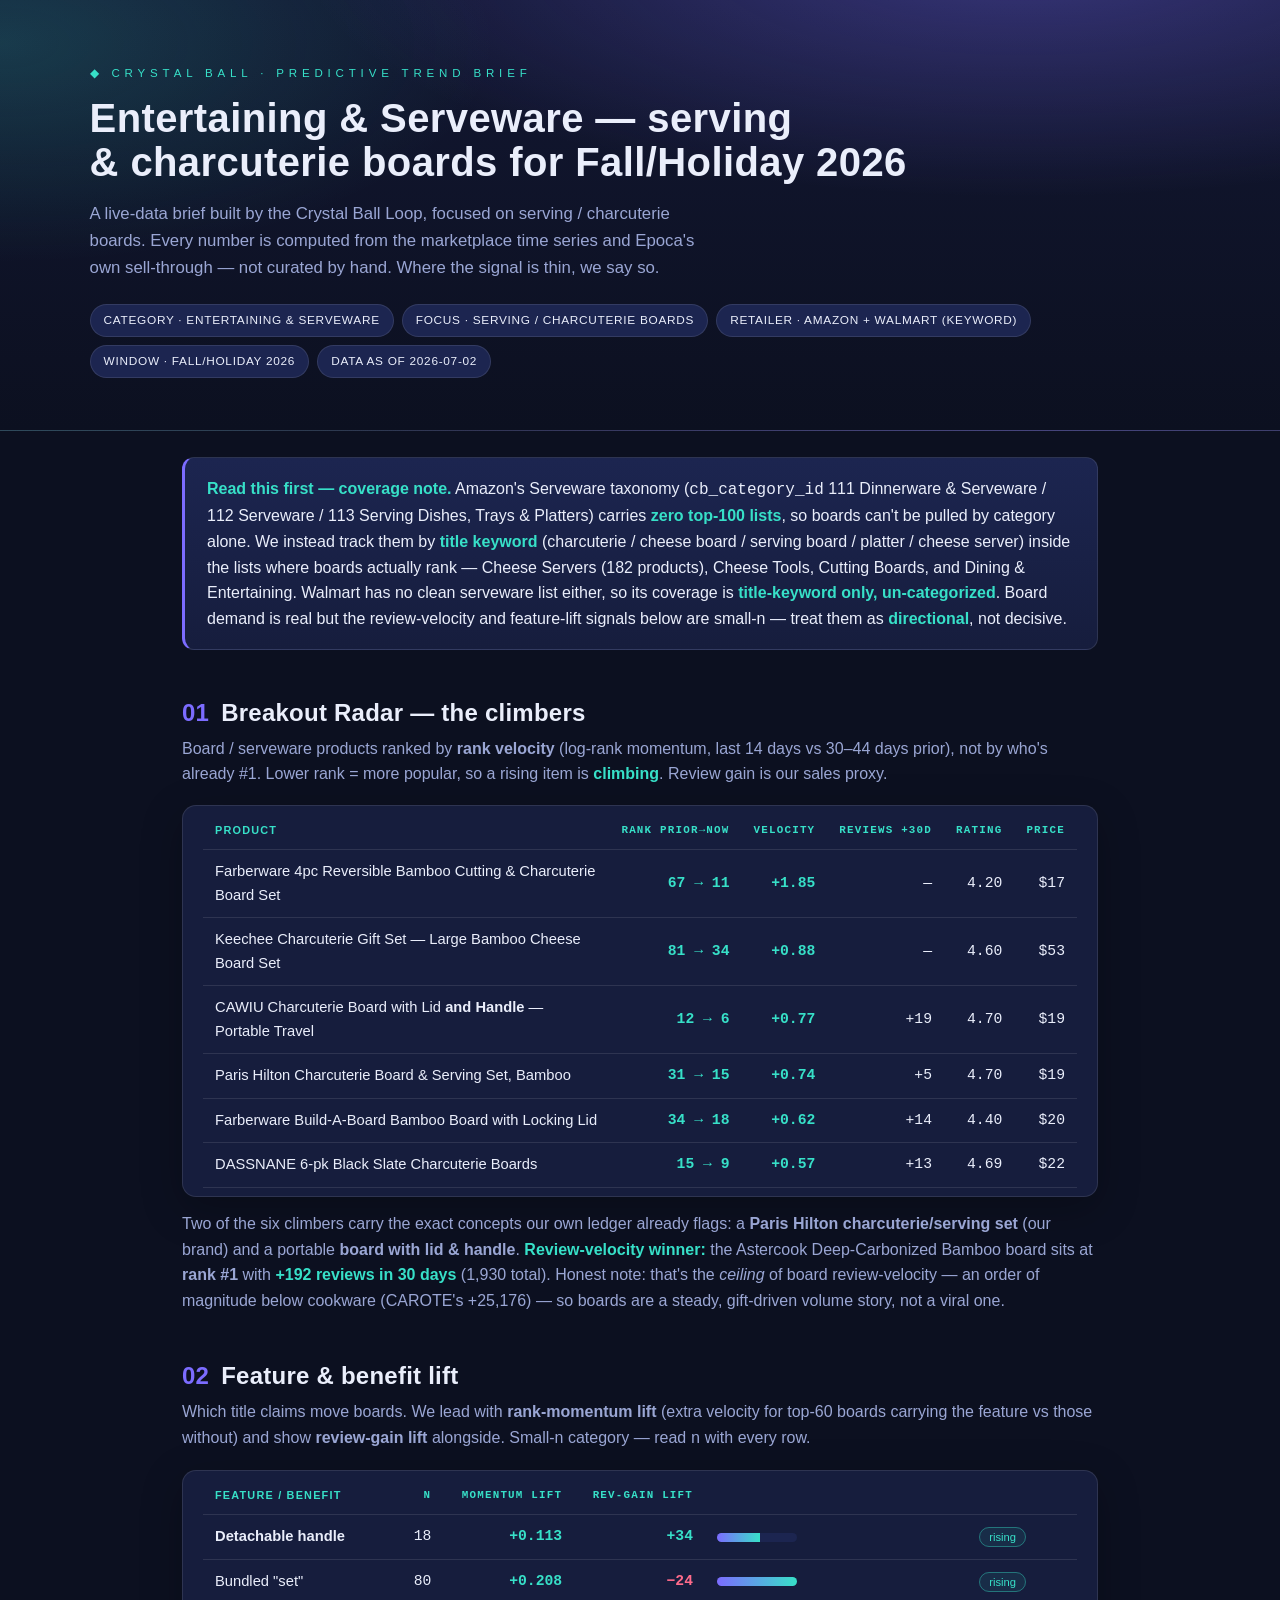
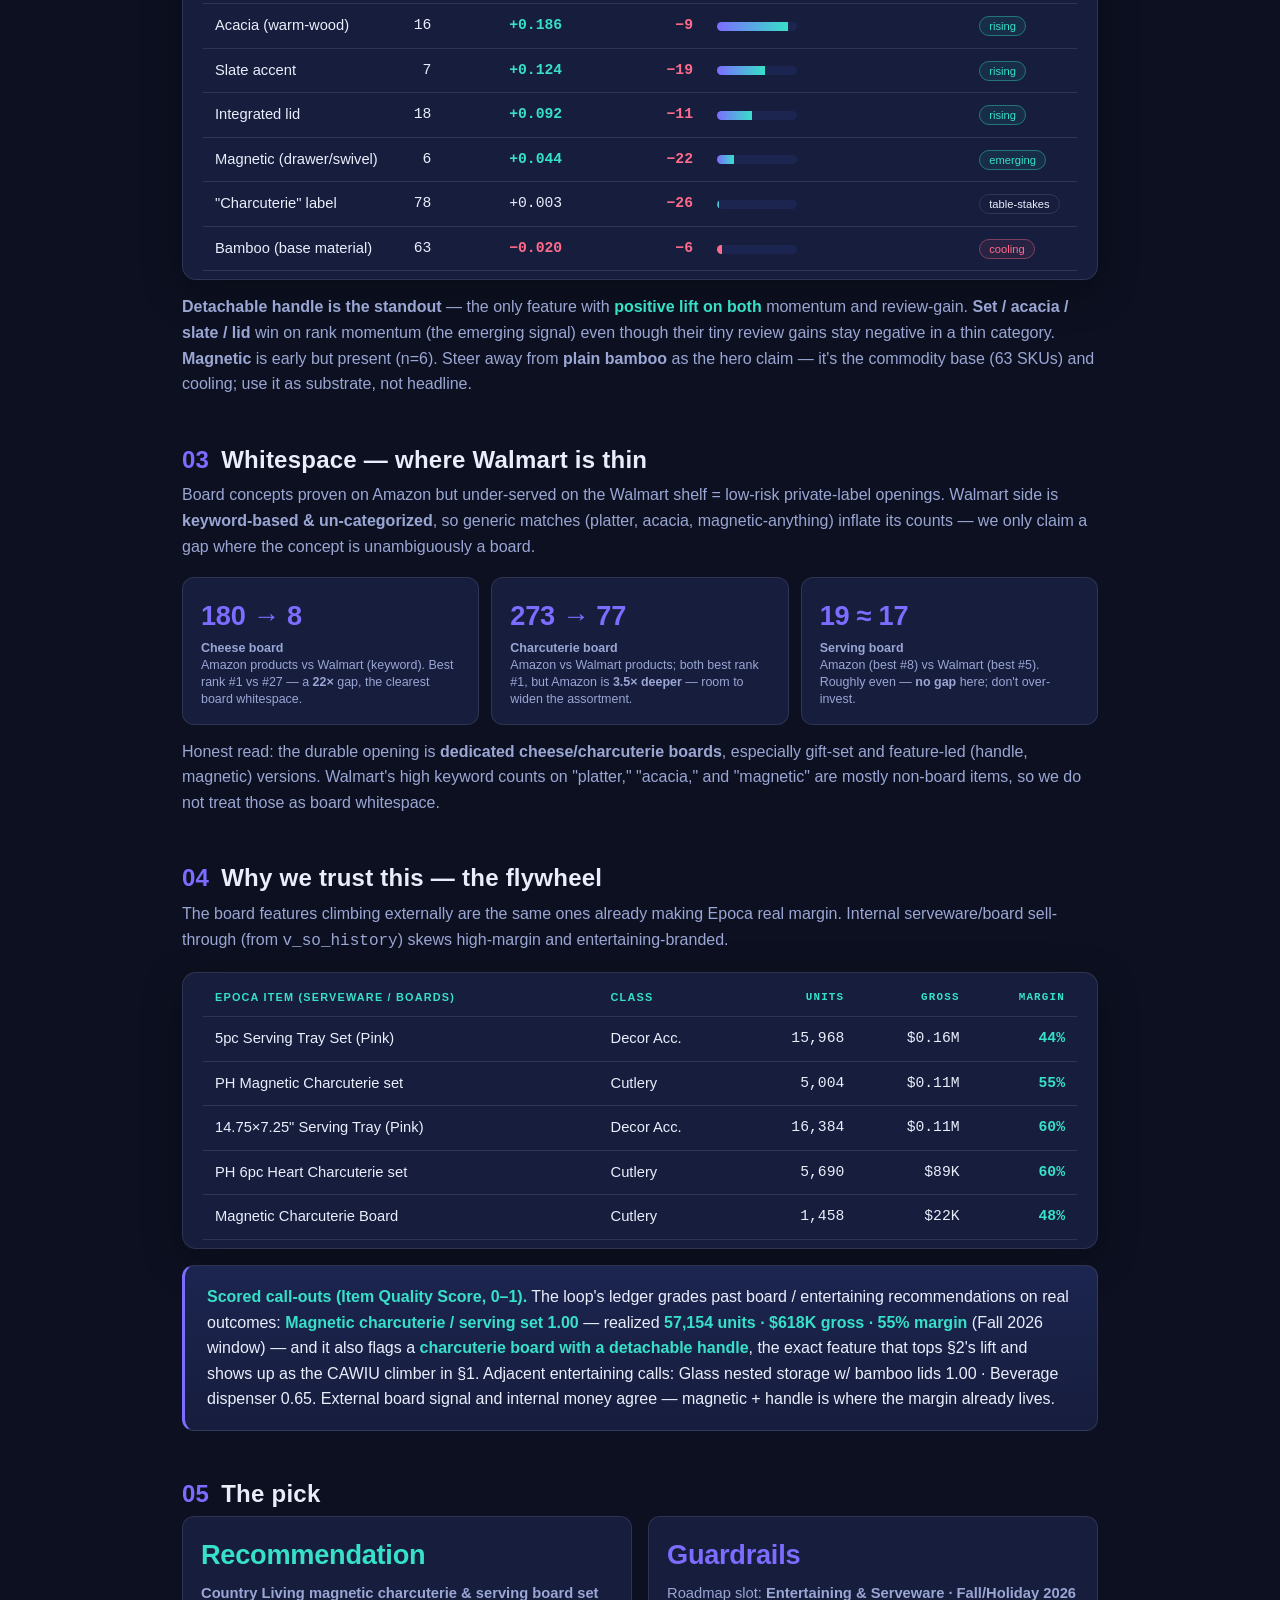
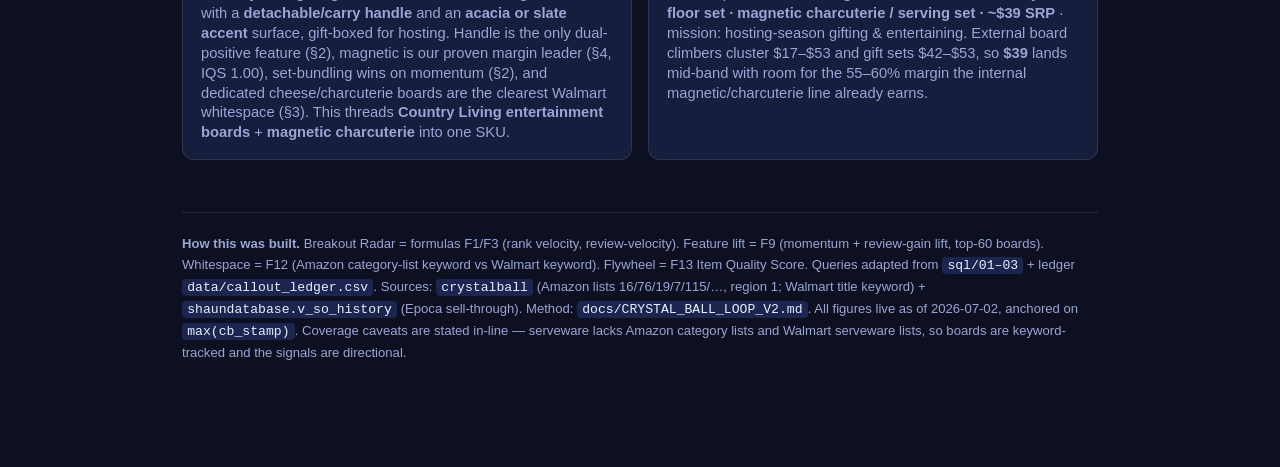
<file: docs/crystal-ball-serveware-deck.html>
<!DOCTYPE html><html lang="en"><head><meta charset="UTF-8"/>
<meta name="viewport" content="width=device-width, initial-scale=1.0"/>
<title>Crystal Ball — Entertaining &amp; Serveware Trend Brief (Serving/Charcuterie Boards, live numbers)</title>
<style>
:root{
  --bg:#0c1020;--bg2:#121732;--panel:#161d3d;--panel2:#1c2550;--ink:#eaeefb;--muted:#9aa6d4;
  --line:rgba(255,255,255,.10);--accent:#7c6cff;--accent2:#37e0c8;--warn:#ff6b8b;--good:#37e0c8;
  --gold:#f0b94a;--sans:"Segoe UI",Roboto,Helvetica,Arial,sans-serif;--mono:ui-monospace,Menlo,monospace;
}
*{box-sizing:border-box;}
body{margin:0;font-family:var(--sans);color:var(--ink);background:var(--bg);line-height:1.6;}
.wrap{max-width:960px;margin:0 auto;padding:0 22px 90px;}
.cover{background:
   radial-gradient(1200px 400px at 80% -10%,rgba(124,108,255,.35),transparent 60%),
   radial-gradient(900px 400px at 0% 10%,rgba(55,224,200,.18),transparent 55%),
   linear-gradient(180deg,var(--bg2),var(--bg));
  padding:64px 7vw 52px;border-bottom:1px solid var(--line);}
.eyebrow{font-size:.72rem;letter-spacing:.42em;text-transform:uppercase;color:var(--accent2);margin:0;}
.cover h1{font-size:2.5rem;line-height:1.1;margin:.35em 0 .2em;letter-spacing:.01em;}
.cover .sub{color:var(--muted);font-size:1.05rem;max-width:640px;}
.chips{margin-top:22px;display:flex;flex-wrap:wrap;gap:8px;}
.chip{font-size:.74rem;letter-spacing:.06em;text-transform:uppercase;color:var(--ink);
  background:var(--panel2);border:1px solid var(--line);border-radius:999px;padding:6px 13px;}
section{margin-top:44px;}
h2{font-size:1.5rem;margin:0 0 .1em;letter-spacing:.01em;}
h2 .n{color:var(--accent);font-variant-numeric:tabular-nums;margin-right:.5em;}
.lead{color:var(--muted);margin:.2em 0 1.1em;}
.card{background:var(--panel);border:1px solid var(--line);border-radius:14px;padding:6px 20px 8px;margin:14px 0;
  box-shadow:0 12px 40px rgba(0,0,0,.25);}
table{border-collapse:collapse;width:100%;font-size:.92rem;}
th,td{padding:10px 12px;border-bottom:1px solid var(--line);text-align:left;white-space:nowrap;}
th{font-size:.68rem;text-transform:uppercase;letter-spacing:.11em;color:var(--accent2);font-weight:600;}
td.prod{white-space:normal;min-width:220px;}
td.num,th.num{text-align:right;font-variant-numeric:tabular-nums;font-family:var(--mono);}
.up{color:var(--good);font-weight:600;}.down{color:var(--warn);font-weight:600;}
.tablewrap{overflow-x:auto;}
.grid{display:grid;grid-template-columns:repeat(auto-fit,minmax(150px,1fr));gap:12px;margin:14px 0;}
.stat{background:var(--panel);border:1px solid var(--line);border-radius:12px;padding:16px 18px;}
.stat .v{font-size:1.7rem;font-weight:700;font-variant-numeric:tabular-nums;letter-spacing:-.01em;}
.stat .v.good{color:var(--good);}.stat .v.acc{color:var(--accent);}
.stat .k{font-size:.78rem;color:var(--muted);margin-top:3px;line-height:1.35;}
.bar{height:9px;border-radius:6px;background:var(--panel2);overflow:hidden;min-width:80px;display:inline-block;vertical-align:middle;}
.bar>span{display:block;height:100%;background:linear-gradient(90deg,var(--accent),var(--accent2));}
.pill{font-size:.7rem;padding:3px 9px;border-radius:999px;border:1px solid var(--line);}
.pill.win{color:var(--good);border-color:rgba(55,224,200,.4);background:rgba(55,224,200,.08);}
.pill.cool{color:var(--warn);border-color:rgba(255,107,139,.4);background:rgba(255,107,139,.08);}
.callout{background:linear-gradient(180deg,var(--panel2),var(--panel));border:1px solid var(--line);
  border-left:3px solid var(--accent);border-radius:12px;padding:18px 22px;margin:16px 0;}
.callout b{color:var(--accent2);}
.foot{margin-top:52px;padding-top:20px;border-top:1px solid var(--line);color:var(--muted);font-size:.82rem;}
.foot code{font-family:var(--mono);color:var(--ink);background:var(--panel2);padding:.1em .4em;border-radius:4px;}
.two{display:grid;grid-template-columns:1fr 1fr;gap:16px;}
@media(max-width:680px){.two{grid-template-columns:1fr;}.cover h1{font-size:2rem;}}
</style></head>
<body>
<div class="cover">
  <p class="eyebrow">◆ Crystal Ball · Predictive Trend Brief</p>
  <h1>Entertaining &amp; Serveware — serving<br>&amp; charcuterie boards for Fall/Holiday 2026</h1>
  <p class="sub">A live-data brief built by the Crystal Ball Loop, focused on serving /
  charcuterie boards. Every number is computed from the marketplace time series and
  Epoca's own sell-through — not curated by hand. Where the signal is thin, we say so.</p>
  <div class="chips">
    <span class="chip">Category · Entertaining &amp; Serveware</span>
    <span class="chip">Focus · Serving / Charcuterie boards</span>
    <span class="chip">Retailer · Amazon + Walmart (keyword)</span>
    <span class="chip">Window · Fall/Holiday 2026</span>
    <span class="chip">Data as of 2026-07-02</span>
  </div>
</div>

<div class="wrap">

<div class="callout" style="margin-top:26px">
  <b>Read this first — coverage note.</b> Amazon's Serveware taxonomy
  (<code style="font-family:var(--mono)">cb_category_id</code> 111 Dinnerware &amp; Serveware / 112 Serveware /
  113 Serving Dishes, Trays &amp; Platters) carries <b>zero top-100 lists</b>, so boards can't be pulled by
  category alone. We instead track them by <b>title keyword</b> (charcuterie / cheese board / serving board /
  platter / cheese server) inside the lists where boards actually rank — Cheese Servers (182 products), Cheese
  Tools, Cutting Boards, and Dining &amp; Entertaining. Walmart has no clean serveware list either, so its
  coverage is <b>title-keyword only, un-categorized</b>. Board demand is real but the review-velocity and
  feature-lift signals below are small-n — treat them as <b>directional</b>, not decisive.
</div>

<section>
  <h2><span class="n">01</span>Breakout Radar — the climbers</h2>
  <p class="lead">Board / serveware products ranked by <b>rank velocity</b> (log-rank momentum, last 14 days
  vs 30–44 days prior), not by who's already #1. Lower rank = more popular, so a rising item is
  <span class="up">climbing</span>. Review gain is our sales proxy.</p>
  <div class="card tablewrap">
  <table>
    <thead><tr>
      <th class="prod">Product</th><th class="num">Rank prior→now</th><th class="num">Velocity</th>
      <th class="num">Reviews +30d</th><th class="num">Rating</th><th class="num">Price</th>
    </tr></thead>
    <tbody>
      <tr><td class="prod">Farberware 4pc Reversible Bamboo Cutting &amp; Charcuterie Board Set</td><td class="num"><span class="up">67 → 11</span></td><td class="num up">+1.85</td><td class="num">—</td><td class="num">4.20</td><td class="num">$17</td></tr>
      <tr><td class="prod">Keechee Charcuterie Gift Set — Large Bamboo Cheese Board Set</td><td class="num"><span class="up">81 → 34</span></td><td class="num up">+0.88</td><td class="num">—</td><td class="num">4.60</td><td class="num">$53</td></tr>
      <tr><td class="prod">CAWIU Charcuterie Board with Lid <b>and Handle</b> — Portable Travel</td><td class="num"><span class="up">12 → 6</span></td><td class="num up">+0.77</td><td class="num">+19</td><td class="num">4.70</td><td class="num">$19</td></tr>
      <tr><td class="prod">Paris Hilton Charcuterie Board &amp; Serving Set, Bamboo</td><td class="num"><span class="up">31 → 15</span></td><td class="num up">+0.74</td><td class="num">+5</td><td class="num">4.70</td><td class="num">$19</td></tr>
      <tr><td class="prod">Farberware Build-A-Board Bamboo Board with Locking Lid</td><td class="num"><span class="up">34 → 18</span></td><td class="num up">+0.62</td><td class="num">+14</td><td class="num">4.40</td><td class="num">$20</td></tr>
      <tr><td class="prod">DASSNANE 6-pk Black Slate Charcuterie Boards</td><td class="num"><span class="up">15 → 9</span></td><td class="num up">+0.57</td><td class="num">+13</td><td class="num">4.69</td><td class="num">$22</td></tr>
    </tbody>
  </table>
  </div>
  <p class="lead" style="margin-top:6px">Two of the six climbers carry the exact concepts our own ledger already flags:
  a <b>Paris Hilton charcuterie/serving set</b> (our brand) and a portable <b>board with lid &amp; handle</b>.
  <span class="up">Review-velocity winner:</span> the Astercook Deep-Carbonized Bamboo board sits at
  <b>rank #1</b> with <span class="up">+192 reviews in 30 days</span> (1,930 total). Honest note: that's the
  <i>ceiling</i> of board review-velocity — an order of magnitude below cookware (CAROTE's +25,176) — so boards
  are a steady, gift-driven volume story, not a viral one.</p>
</section>

<section>
  <h2><span class="n">02</span>Feature &amp; benefit lift</h2>
  <p class="lead">Which title claims move boards. We lead with <b>rank-momentum lift</b> (extra velocity for
  top-60 boards carrying the feature vs those without) and show <b>review-gain lift</b> alongside. Small-n
  category — read <code style="font-family:var(--mono)">n</code> with every row.</p>
  <div class="card tablewrap">
  <table>
    <thead><tr><th>Feature / benefit</th><th class="num">n</th><th class="num">Momentum lift</th><th class="num">Rev-gain lift</th><th style="width:30%">&nbsp;</th><th></th></tr></thead>
    <tbody>
      <tr><td><b>Detachable handle</b></td><td class="num">18</td><td class="num up">+0.113</td><td class="num up">+34</td><td><span class="bar"><span style="width:54%"></span></span></td><td><span class="pill win">rising</span></td></tr>
      <tr><td>Bundled "set"</td><td class="num">80</td><td class="num up">+0.208</td><td class="num down">−24</td><td><span class="bar"><span style="width:100%"></span></span></td><td><span class="pill win">rising</span></td></tr>
      <tr><td>Acacia (warm-wood)</td><td class="num">16</td><td class="num up">+0.186</td><td class="num down">−9</td><td><span class="bar"><span style="width:89%"></span></span></td><td><span class="pill win">rising</span></td></tr>
      <tr><td>Slate accent</td><td class="num">7</td><td class="num up">+0.124</td><td class="num down">−19</td><td><span class="bar"><span style="width:60%"></span></span></td><td><span class="pill win">rising</span></td></tr>
      <tr><td>Integrated lid</td><td class="num">18</td><td class="num up">+0.092</td><td class="num down">−11</td><td><span class="bar"><span style="width:44%"></span></span></td><td><span class="pill win">rising</span></td></tr>
      <tr><td>Magnetic (drawer/swivel)</td><td class="num">6</td><td class="num up">+0.044</td><td class="num down">−22</td><td><span class="bar"><span style="width:21%"></span></span></td><td><span class="pill win">emerging</span></td></tr>
      <tr><td>"Charcuterie" label</td><td class="num">78</td><td class="num">+0.003</td><td class="num down">−26</td><td><span class="bar"><span style="width:2%"></span></span></td><td><span class="pill">table-stakes</span></td></tr>
      <tr><td>Bamboo (base material)</td><td class="num">63</td><td class="num down">−0.020</td><td class="num down">−6</td><td><span class="bar"><span style="width:6%;background:var(--warn)"></span></span></td><td><span class="pill cool">cooling</span></td></tr>
    </tbody>
  </table>
  </div>
  <p class="lead" style="margin-top:6px"><b>Detachable handle is the standout</b> — the only feature with
  <span class="up">positive lift on both</span> momentum and review-gain. <b>Set / acacia / slate / lid</b>
  win on rank momentum (the emerging signal) even though their tiny review gains stay negative in a thin
  category. <b>Magnetic</b> is early but present (n=6). Steer away from <b>plain bamboo</b> as the hero claim —
  it's the commodity base (63 SKUs) and cooling; use it as substrate, not headline.</p>
</section>

<section>
  <h2><span class="n">03</span>Whitespace — where Walmart is thin</h2>
  <p class="lead">Board concepts proven on Amazon but under-served on the Walmart shelf = low-risk private-label
  openings. Walmart side is <b>keyword-based &amp; un-categorized</b>, so generic matches (platter, acacia,
  magnetic-anything) inflate its counts — we only claim a gap where the concept is unambiguously a board.</p>
  <div class="grid">
    <div class="stat"><div class="v acc">180 → 8</div><div class="k"><b>Cheese board</b><br>Amazon products vs Walmart (keyword). Best rank #1 vs #27 — a <b>22×</b> gap, the clearest board whitespace.</div></div>
    <div class="stat"><div class="v acc">273 → 77</div><div class="k"><b>Charcuterie board</b><br>Amazon vs Walmart products; both best rank #1, but Amazon is <b>3.5× deeper</b> — room to widen the assortment.</div></div>
    <div class="stat"><div class="v acc">19 ≈ 17</div><div class="k"><b>Serving board</b><br>Amazon (best #8) vs Walmart (best #5). Roughly even — <b>no gap</b> here; don't over-invest.</div></div>
  </div>
  <p class="lead" style="margin-top:6px">Honest read: the durable opening is <b>dedicated cheese/charcuterie boards</b>,
  especially gift-set and feature-led (handle, magnetic) versions. Walmart's high keyword counts on "platter,"
  "acacia," and "magnetic" are mostly non-board items, so we do not treat those as board whitespace.</p>
</section>

<section>
  <h2><span class="n">04</span>Why we trust this — the flywheel</h2>
  <p class="lead">The board features climbing externally are the same ones already making Epoca real margin.
  Internal serveware/board sell-through (from <code style="font-family:var(--mono)">v_so_history</code>) skews
  high-margin and entertaining-branded.</p>
  <div class="card tablewrap">
  <table>
    <thead><tr><th class="prod">Epoca item (serveware / boards)</th><th>Class</th><th class="num">Units</th><th class="num">Gross</th><th class="num">Margin</th></tr></thead>
    <tbody>
      <tr><td class="prod">5pc Serving Tray Set (Pink)</td><td>Decor Acc.</td><td class="num">15,968</td><td class="num">$0.16M</td><td class="num up">44%</td></tr>
      <tr><td class="prod">PH Magnetic Charcuterie set</td><td>Cutlery</td><td class="num">5,004</td><td class="num">$0.11M</td><td class="num up">55%</td></tr>
      <tr><td class="prod">14.75×7.25" Serving Tray (Pink)</td><td>Decor Acc.</td><td class="num">16,384</td><td class="num">$0.11M</td><td class="num up">60%</td></tr>
      <tr><td class="prod">PH 6pc Heart Charcuterie set</td><td>Cutlery</td><td class="num">5,690</td><td class="num">$89K</td><td class="num up">60%</td></tr>
      <tr><td class="prod">Magnetic Charcuterie Board</td><td>Cutlery</td><td class="num">1,458</td><td class="num">$22K</td><td class="num up">48%</td></tr>
    </tbody>
  </table>
  </div>
  <div class="callout">
    <b>Scored call-outs (Item Quality Score, 0–1).</b> The loop's ledger grades past board / entertaining
    recommendations on real outcomes: <b>Magnetic charcuterie / serving set 1.00</b> — realized
    <b>57,154 units · $618K gross · 55% margin</b> (Fall 2026 window) — and it also flags a
    <b>charcuterie board with a detachable handle</b>, the exact feature that tops §2's lift and shows up as the
    CAWIU climber in §1. Adjacent entertaining calls: Glass nested storage w/ bamboo lids 1.00 ·
    Beverage dispenser 0.65. External board signal and internal money agree — magnetic + handle is where the
    margin already lives.
  </div>
</section>

<section>
  <h2><span class="n">05</span>The pick</h2>
  <div class="two">
    <div class="stat"><div class="v good">Recommendation</div>
      <div class="k" style="font-size:.92rem;margin-top:8px">
      <b>Country Living magnetic charcuterie &amp; serving board set</b> with a
      <b>detachable/carry handle</b> and an <b>acacia or slate accent</b> surface, gift-boxed for hosting.
      Handle is the only dual-positive feature (§2), magnetic is our proven margin leader (§4, IQS 1.00),
      set-bundling wins on momentum (§2), and dedicated cheese/charcuterie boards are the clearest Walmart
      whitespace (§3). This threads <b>Country Living entertainment boards</b> + <b>magnetic charcuterie</b>
      into one SKU.</div></div>
    <div class="stat"><div class="v acc">Guardrails</div>
      <div class="k" style="font-size:.92rem;margin-top:8px">
      Roadmap slot: <b>Entertaining &amp; Serveware · Fall/Holiday 2026 floor set · magnetic charcuterie /
      serving set · ~$39 SRP</b> · mission: hosting-season gifting &amp; entertaining. External board climbers
      cluster $17–$53 and gift sets $42–$53, so <b>$39</b> lands mid-band with room for the 55–60% margin the
      internal magnetic/charcuterie line already earns.</div></div>
  </div>
</section>

<div class="foot">
  <b>How this was built.</b> Breakout Radar = formulas F1/F3 (rank velocity, review-velocity). Feature lift = F9
  (momentum + review-gain lift, top-60 boards). Whitespace = F12 (Amazon category-list keyword vs Walmart
  keyword). Flywheel = F13 Item Quality Score. Queries adapted from <code>sql/01–03</code> + ledger
  <code>data/callout_ledger.csv</code>. Sources: <code>crystalball</code> (Amazon lists 16/76/19/7/115/…,
  region 1; Walmart title keyword) + <code>shaundatabase.v_so_history</code> (Epoca sell-through). Method:
  <code>docs/CRYSTAL_BALL_LOOP_V2.md</code>. All figures live as of 2026-07-02, anchored on
  <code>max(cb_stamp)</code>. Coverage caveats are stated in-line — serveware lacks Amazon category lists and
  Walmart serveware lists, so boards are keyword-tracked and the signals are directional.
</div>
</div>
</body></html>
</file>
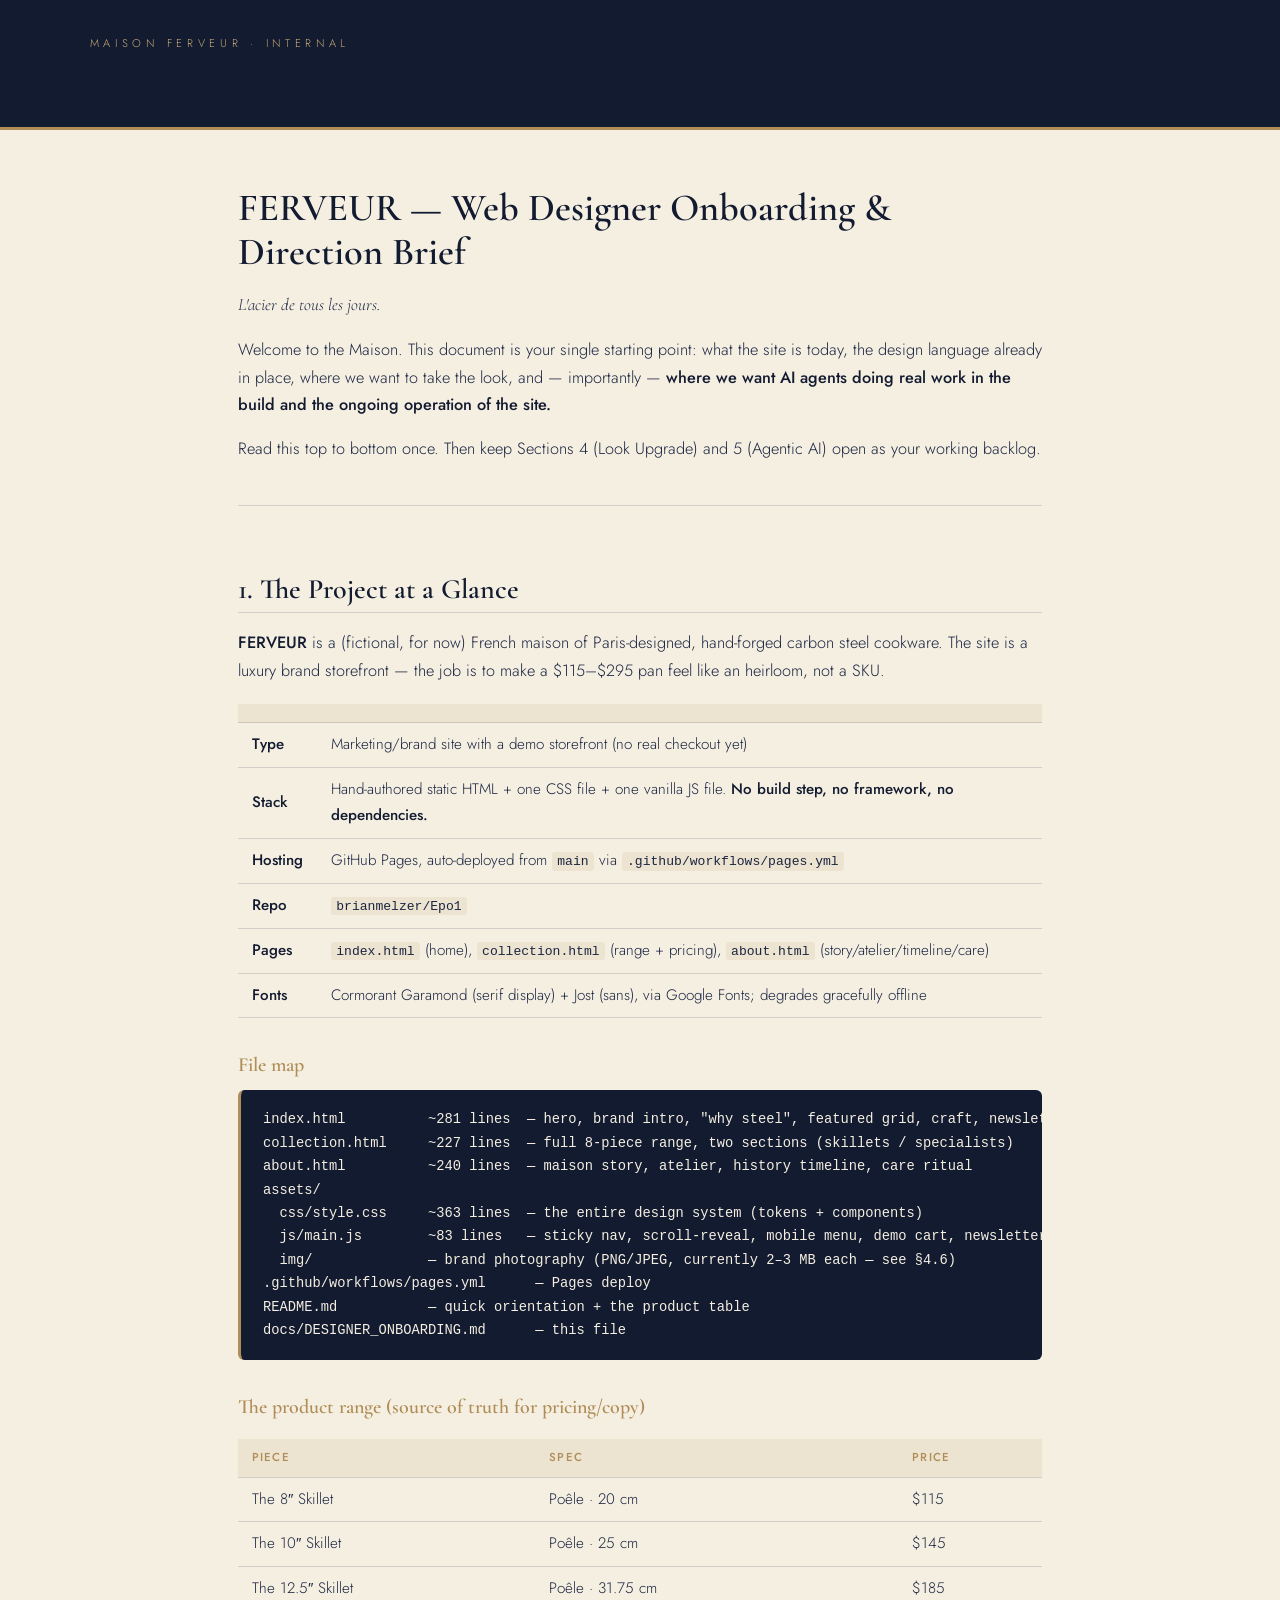
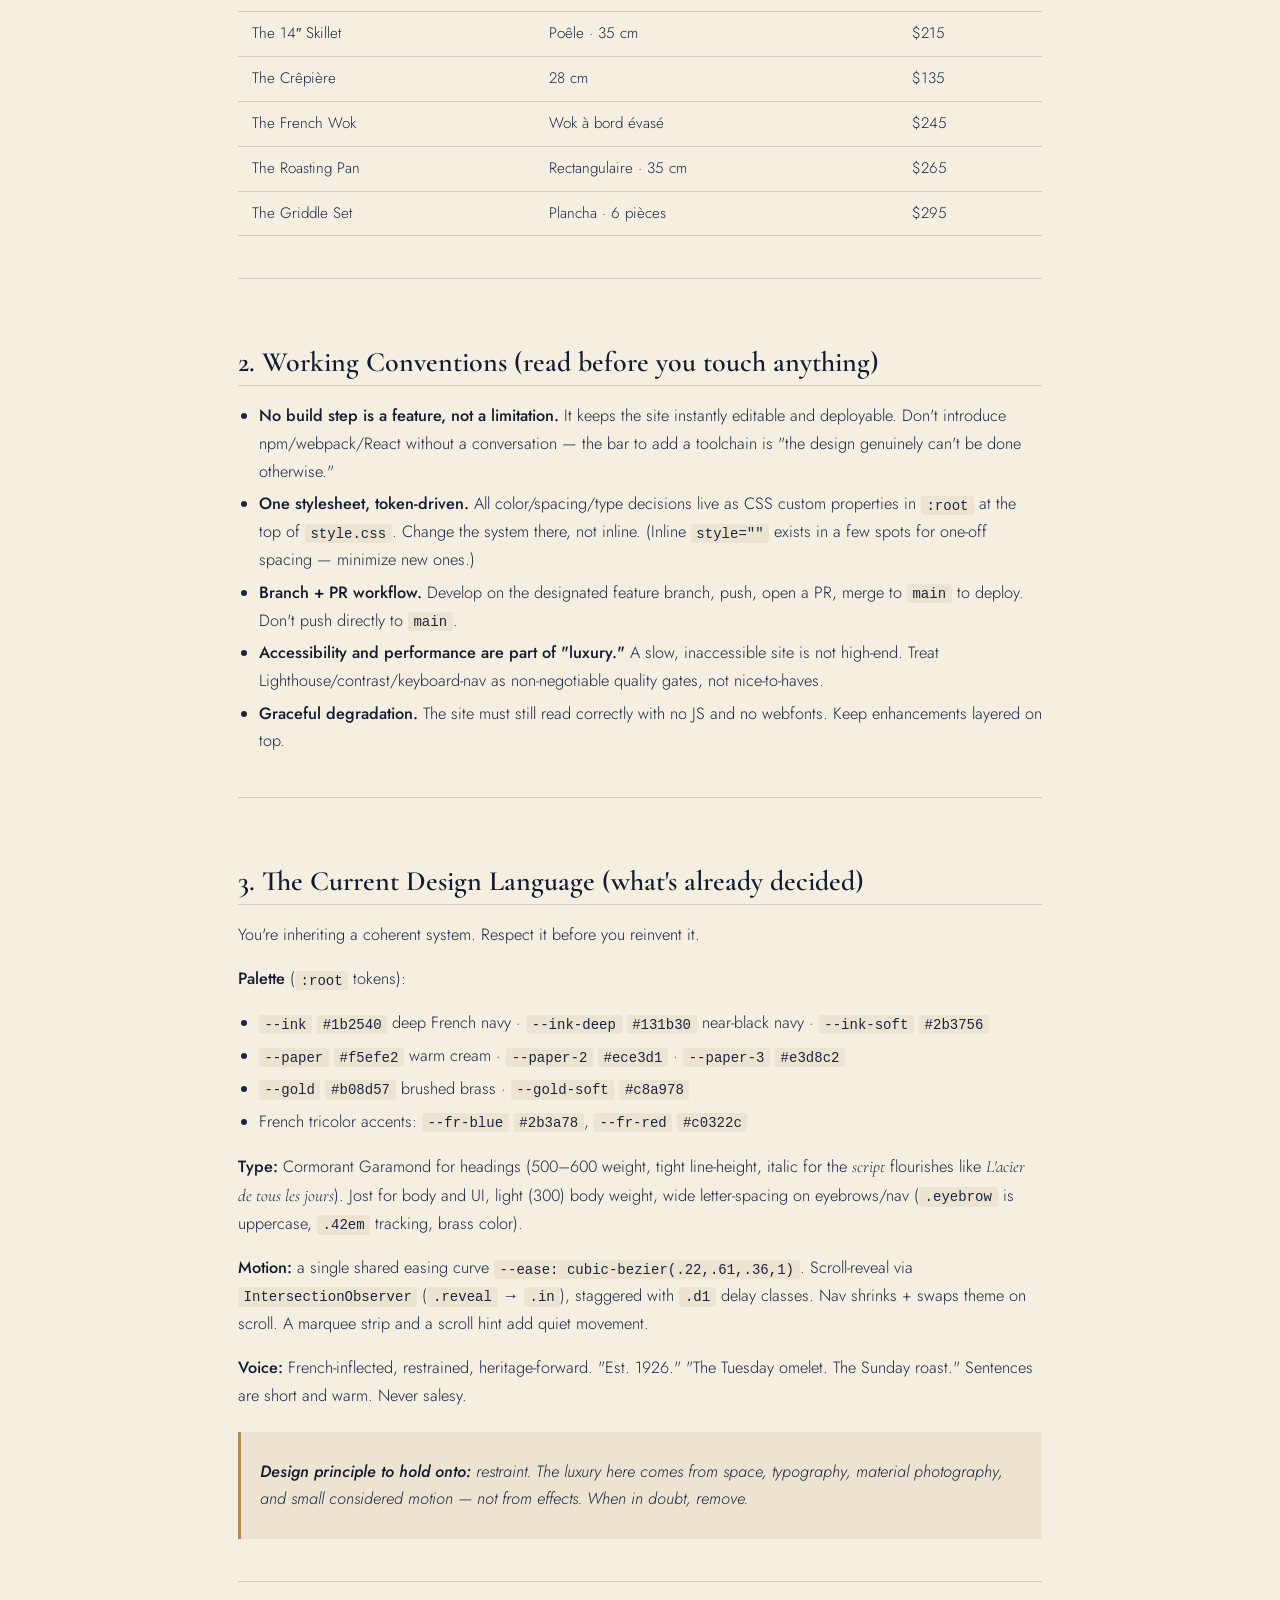
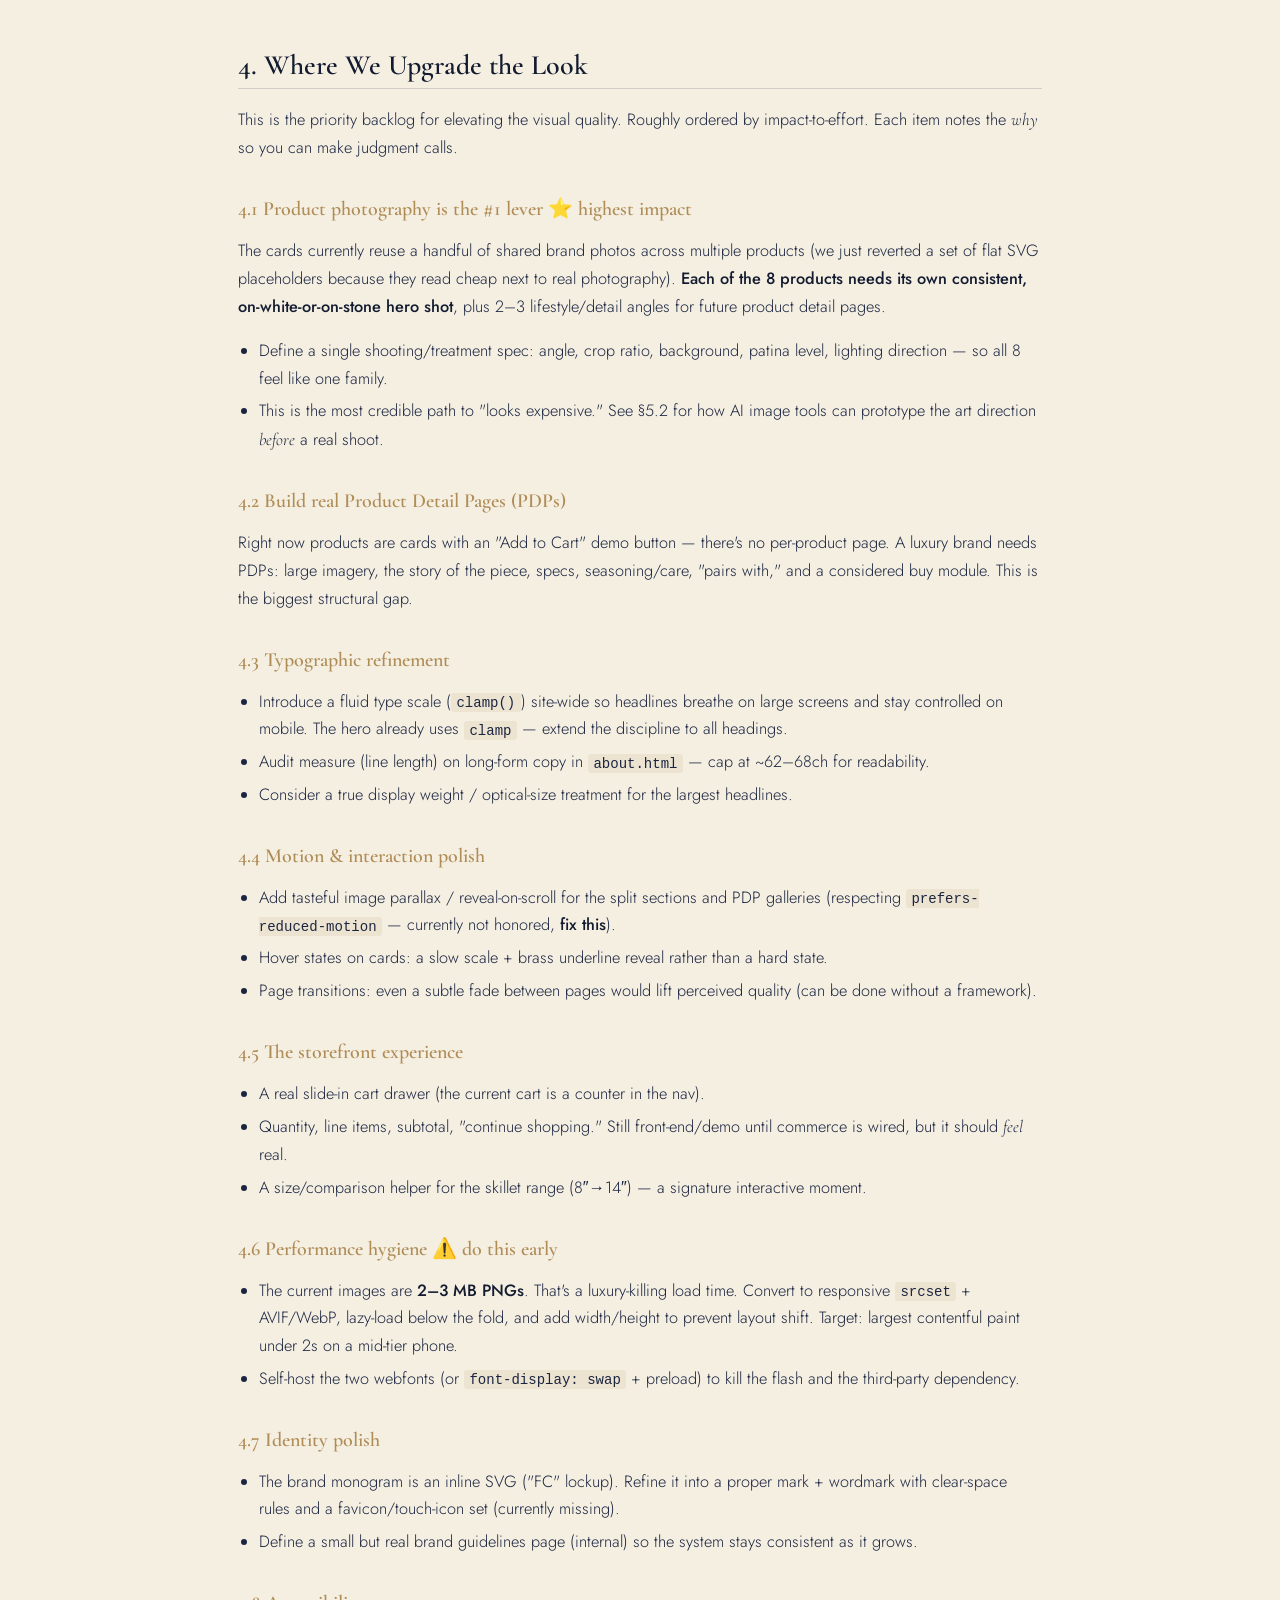
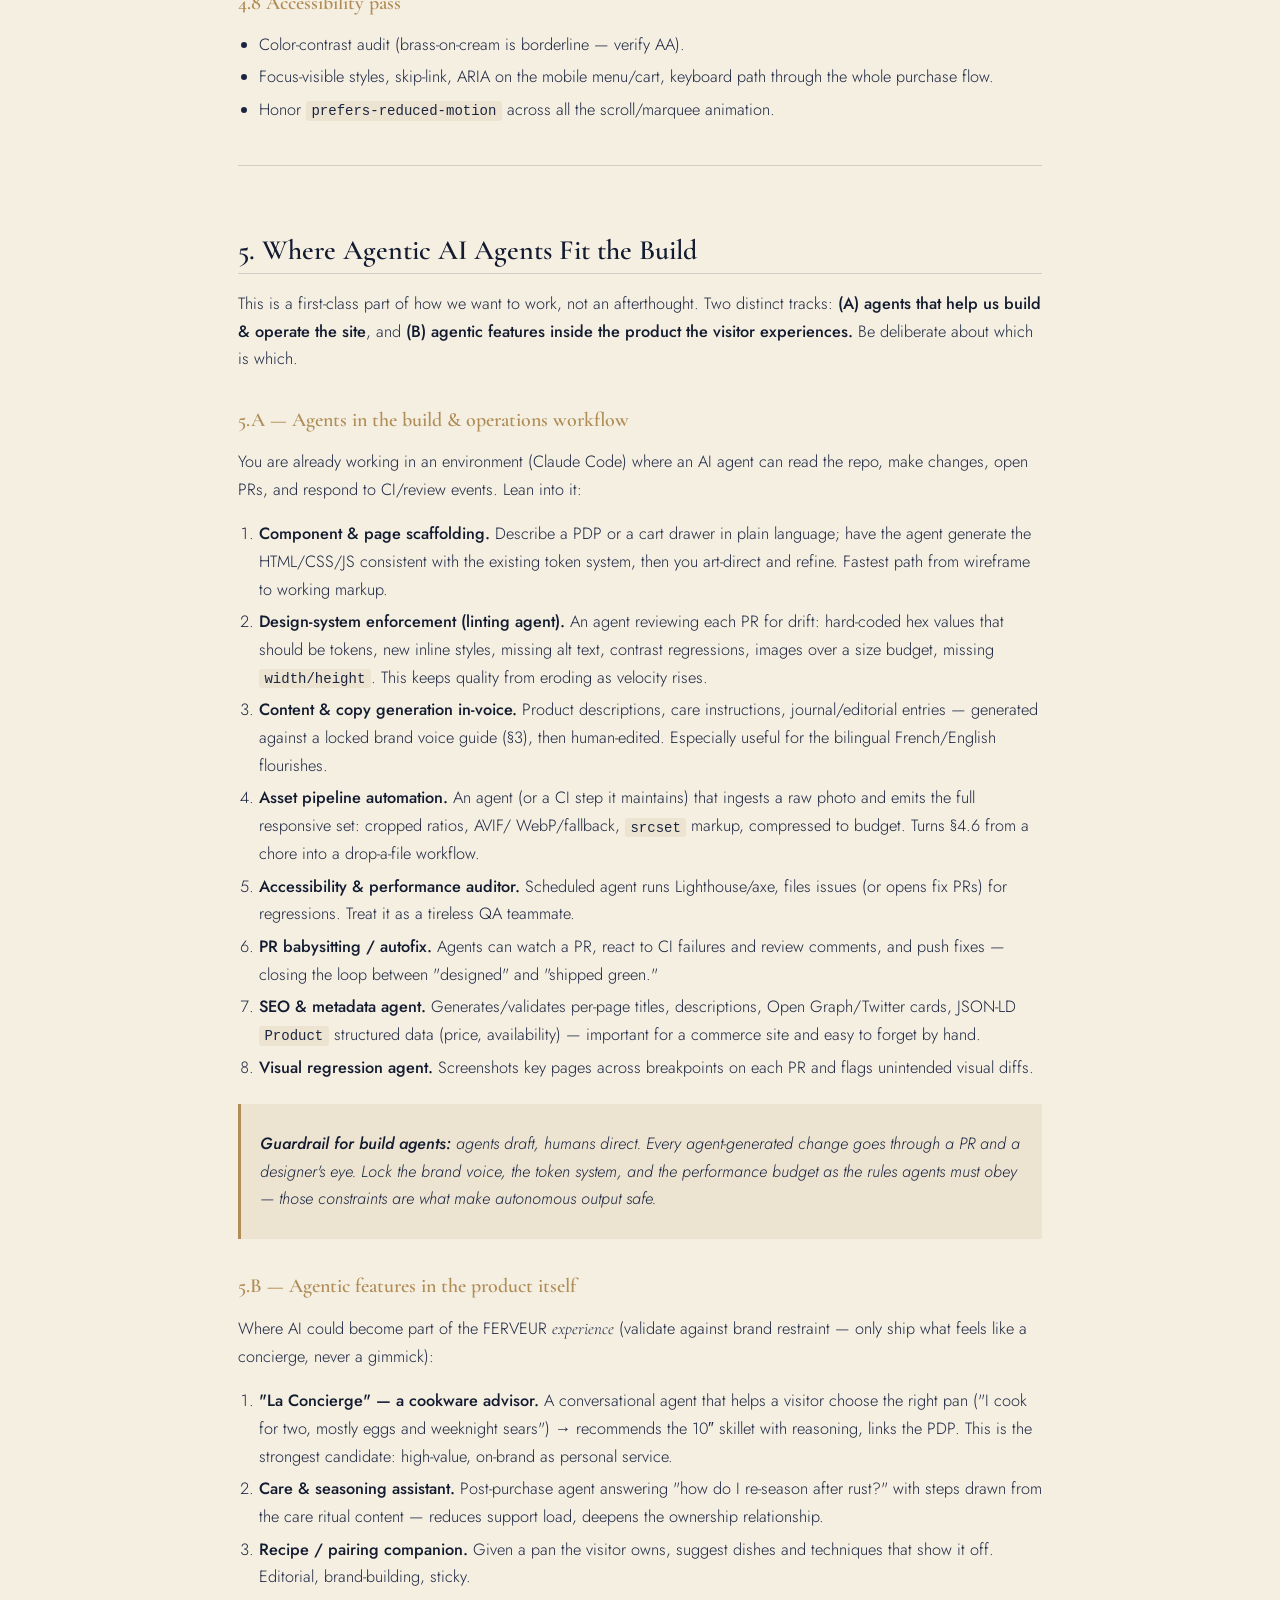
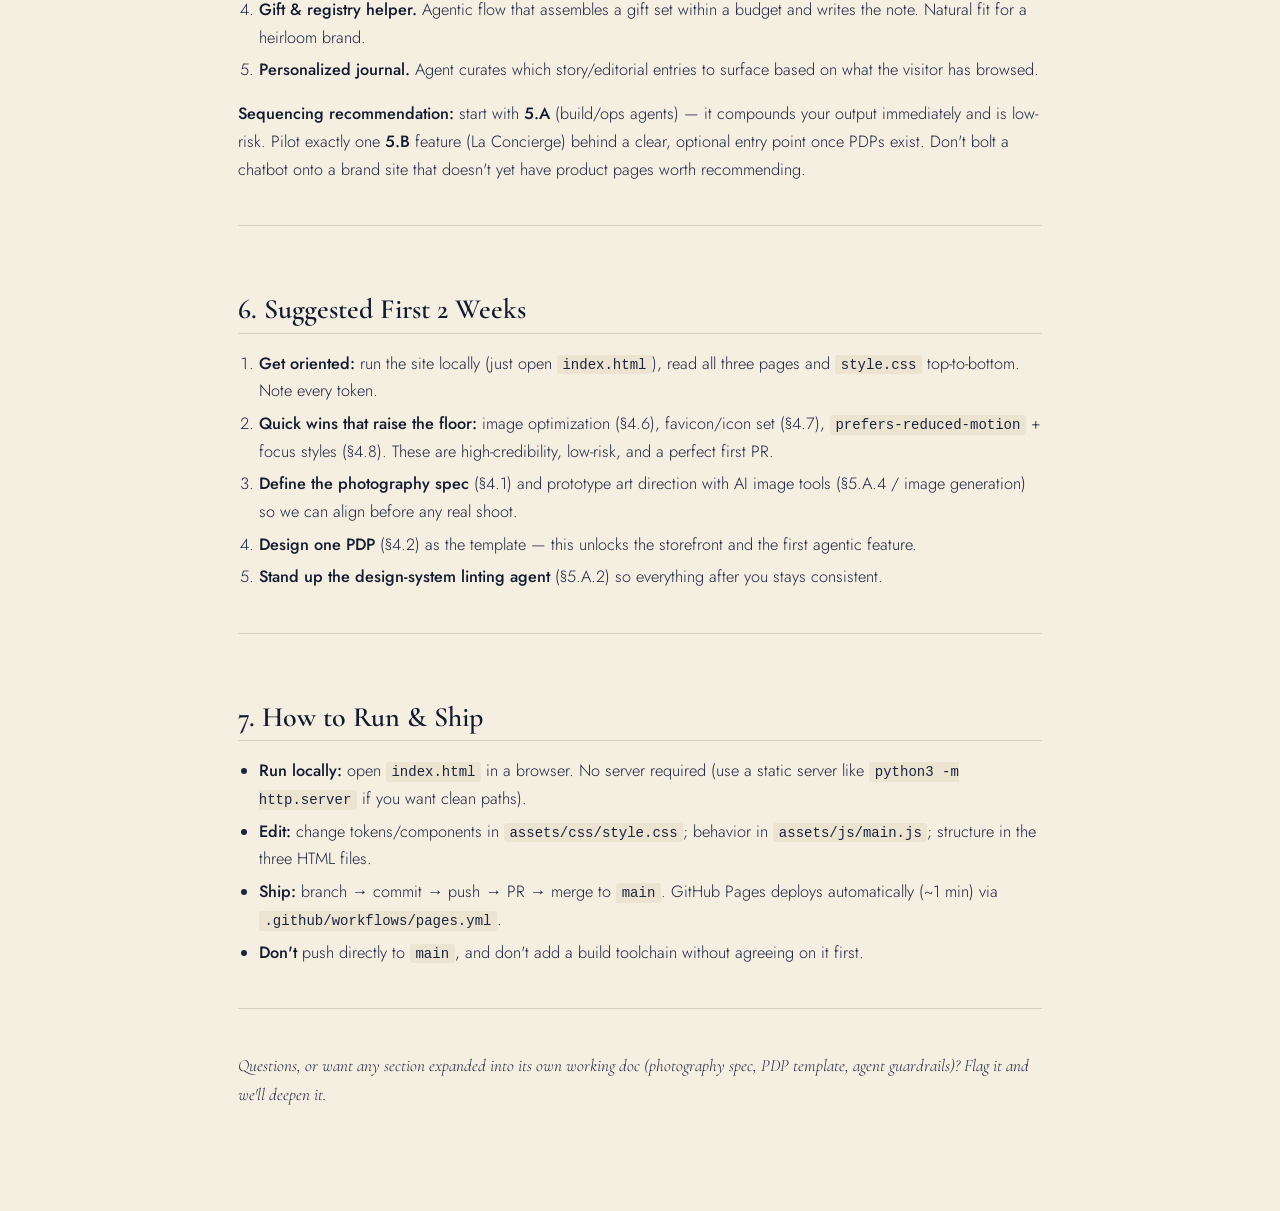
<file: docs/onboarding-preview.html>
<!DOCTYPE html><html lang="en"><head><meta charset="UTF-8"/>
<meta name="viewport" content="width=device-width, initial-scale=1.0"/>
<title>FERVEUR — Designer Onboarding (Preview)</title>
<link rel="preconnect" href="https://fonts.googleapis.com"/>
<link rel="preconnect" href="https://fonts.gstatic.com" crossorigin/>
<link rel="stylesheet" href="https://fonts.googleapis.com/css2?family=Cormorant+Garamond:ital,wght@0,400;0,500;0,600;1,400;1,500&family=Jost:wght@300;400;500;600&display=swap"/>
<style>
:root{--ink:#1b2540;--ink-deep:#131b30;--paper:#f5efe2;--paper-2:#ece3d1;--paper-3:#e3d8c2;--gold:#b08d57;--gold-soft:#c8a978;--line:rgba(27,37,64,.16);--serif:"Cormorant Garamond",Georgia,serif;--sans:"Jost","Helvetica Neue",Arial,sans-serif;}
*{box-sizing:border-box;}
body{margin:0;font-family:var(--sans);font-weight:300;line-height:1.7;color:var(--ink);background:var(--paper);}
.bar{background:var(--ink-deep);color:var(--paper);padding:34px 7vw 30px;border-bottom:3px solid var(--gold);}
.bar .eyebrow{font-size:.7rem;letter-spacing:.42em;text-transform:uppercase;color:var(--gold-soft);}
.bar h1{font-family:var(--serif);font-weight:600;letter-spacing:.06em;margin:.3em 0 0;font-size:1.9rem;}
.wrap{max-width:860px;margin:0 auto;padding:48px 28px 90px;}
h1,h2,h3,h4{font-family:var(--serif);font-weight:600;line-height:1.15;color:var(--ink-deep);}
.wrap h1{font-size:2.4rem;margin:.2em 0 .4em;}
.wrap h2{font-size:1.75rem;margin:2.4em 0 .5em;padding-bottom:.25em;border-bottom:1px solid var(--line);}
.wrap h3{font-size:1.25rem;margin:1.8em 0 .3em;color:var(--gold);}
p,li{font-size:1.02rem;}
a{color:var(--gold);}
em{font-family:var(--serif);font-style:italic;font-size:1.05em;}
strong{font-weight:500;color:var(--ink-deep);}
code{font-family:ui-monospace,Menlo,monospace;font-size:.86em;background:var(--paper-2);padding:.12em .4em;border-radius:3px;}
pre{background:var(--ink-deep);color:var(--paper);padding:18px 22px;border-radius:6px;overflow:auto;border-left:3px solid var(--gold);}
pre code{background:none;color:inherit;padding:0;}
blockquote{margin:1.4em 0;padding:.6em 1.2em;border-left:3px solid var(--gold);background:var(--paper-2);font-style:italic;color:var(--ink);}
table{border-collapse:collapse;width:100%;margin:1.3em 0;font-size:.95rem;}
th,td{text-align:left;padding:9px 14px;border-bottom:1px solid var(--line);}
th{font-family:var(--sans);font-weight:500;text-transform:uppercase;letter-spacing:.1em;font-size:.72rem;color:var(--gold);background:var(--paper-2);}
hr{border:0;border-top:1px solid var(--line);margin:2.6em 0;}
ul,ol{padding-left:1.3em;}
li{margin:.3em 0;}
</style></head>
<body><div class="bar"><div class="eyebrow">Maison Ferveur · Internal</div><h1>Web Designer Onboarding &amp; Direction Brief</h1></div>
<div class="wrap"><h1>FERVEUR — Web Designer Onboarding &amp; Direction Brief</h1>
<p><em>L&#39;acier de tous les jours.</em></p>
<p>Welcome to the Maison. This document is your single starting point: what the
site is today, the design language already in place, where we want to take the
look, and — importantly — <strong>where we want AI agents doing real work in the
build and the ongoing operation of the site.</strong></p>
<p>Read this top to bottom once. Then keep Sections 4 (Look Upgrade) and 5
(Agentic AI) open as your working backlog.</p>
<hr>
<h2>1. The Project at a Glance</h2>
<p><strong>FERVEUR</strong> is a (fictional, for now) French maison of Paris-designed,
hand-forged carbon steel cookware. The site is a luxury brand storefront — the
job is to make a $115–$295 pan feel like an heirloom, not a SKU.</p>
<table>
<thead>
<tr>
<th></th>
<th></th>
</tr>
</thead>
<tbody><tr>
<td><strong>Type</strong></td>
<td>Marketing/brand site with a demo storefront (no real checkout yet)</td>
</tr>
<tr>
<td><strong>Stack</strong></td>
<td>Hand-authored static HTML + one CSS file + one vanilla JS file. <strong>No build step, no framework, no dependencies.</strong></td>
</tr>
<tr>
<td><strong>Hosting</strong></td>
<td>GitHub Pages, auto-deployed from <code>main</code> via <code>.github/workflows/pages.yml</code></td>
</tr>
<tr>
<td><strong>Repo</strong></td>
<td><code>brianmelzer/Epo1</code></td>
</tr>
<tr>
<td><strong>Pages</strong></td>
<td><code>index.html</code> (home), <code>collection.html</code> (range + pricing), <code>about.html</code> (story/atelier/timeline/care)</td>
</tr>
<tr>
<td><strong>Fonts</strong></td>
<td>Cormorant Garamond (serif display) + Jost (sans), via Google Fonts; degrades gracefully offline</td>
</tr>
</tbody></table>
<h3>File map</h3>
<pre><code>index.html          ~281 lines  — hero, brand intro, &quot;why steel&quot;, featured grid, craft, newsletter
collection.html     ~227 lines  — full 8-piece range, two sections (skillets / specialists)
about.html          ~240 lines  — maison story, atelier, history timeline, care ritual
assets/
  css/style.css     ~363 lines  — the entire design system (tokens + components)
  js/main.js        ~83 lines   — sticky nav, scroll-reveal, mobile menu, demo cart, newsletter
  img/              — brand photography (PNG/JPEG, currently 2–3 MB each — see §4.6)
.github/workflows/pages.yml      — Pages deploy
README.md           — quick orientation + the product table
docs/DESIGNER_ONBOARDING.md      — this file
</code></pre>
<h3>The product range (source of truth for pricing/copy)</h3>
<table>
<thead>
<tr>
<th>Piece</th>
<th>Spec</th>
<th>Price</th>
</tr>
</thead>
<tbody><tr>
<td>The 8″ Skillet</td>
<td>Poêle · 20 cm</td>
<td>$115</td>
</tr>
<tr>
<td>The 10″ Skillet</td>
<td>Poêle · 25 cm</td>
<td>$145</td>
</tr>
<tr>
<td>The 12.5″ Skillet</td>
<td>Poêle · 31.75 cm</td>
<td>$185</td>
</tr>
<tr>
<td>The 14″ Skillet</td>
<td>Poêle · 35 cm</td>
<td>$215</td>
</tr>
<tr>
<td>The Crêpière</td>
<td>28 cm</td>
<td>$135</td>
</tr>
<tr>
<td>The French Wok</td>
<td>Wok à bord évasé</td>
<td>$245</td>
</tr>
<tr>
<td>The Roasting Pan</td>
<td>Rectangulaire · 35 cm</td>
<td>$265</td>
</tr>
<tr>
<td>The Griddle Set</td>
<td>Plancha · 6 pièces</td>
<td>$295</td>
</tr>
</tbody></table>
<hr>
<h2>2. Working Conventions (read before you touch anything)</h2>
<ul>
<li><strong>No build step is a feature, not a limitation.</strong> It keeps the site instantly
editable and deployable. Don&#39;t introduce npm/webpack/React without a
conversation — the bar to add a toolchain is &quot;the design genuinely can&#39;t be
done otherwise.&quot;</li>
<li><strong>One stylesheet, token-driven.</strong> All color/spacing/type decisions live as CSS
custom properties in <code>:root</code> at the top of <code>style.css</code>. Change the system
there, not inline. (Inline <code>style=&quot;&quot;</code> exists in a few spots for one-off
spacing — minimize new ones.)</li>
<li><strong>Branch + PR workflow.</strong> Develop on the designated feature branch, push, open
a PR, merge to <code>main</code> to deploy. Don&#39;t push directly to <code>main</code>.</li>
<li><strong>Accessibility and performance are part of &quot;luxury.&quot;</strong> A slow, inaccessible
site is not high-end. Treat Lighthouse/contrast/keyboard-nav as non-negotiable
quality gates, not nice-to-haves.</li>
<li><strong>Graceful degradation.</strong> The site must still read correctly with no JS and no
webfonts. Keep enhancements layered on top.</li>
</ul>
<hr>
<h2>3. The Current Design Language (what&#39;s already decided)</h2>
<p>You&#39;re inheriting a coherent system. Respect it before you reinvent it.</p>
<p><strong>Palette</strong> (<code>:root</code> tokens):</p>
<ul>
<li><code>--ink</code> <code>#1b2540</code> deep French navy · <code>--ink-deep</code> <code>#131b30</code> near-black navy · <code>--ink-soft</code> <code>#2b3756</code></li>
<li><code>--paper</code> <code>#f5efe2</code> warm cream · <code>--paper-2</code> <code>#ece3d1</code> · <code>--paper-3</code> <code>#e3d8c2</code></li>
<li><code>--gold</code> <code>#b08d57</code> brushed brass · <code>--gold-soft</code> <code>#c8a978</code></li>
<li>French tricolor accents: <code>--fr-blue</code> <code>#2b3a78</code>, <code>--fr-red</code> <code>#c0322c</code></li>
</ul>
<p><strong>Type:</strong> Cormorant Garamond for headings (500–600 weight, tight line-height,
italic for the <em>script</em> flourishes like <em>L&#39;acier de tous les jours</em>). Jost for
body and UI, light (300) body weight, wide letter-spacing on eyebrows/nav
(<code>.eyebrow</code> is uppercase, <code>.42em</code> tracking, brass color).</p>
<p><strong>Motion:</strong> a single shared easing curve <code>--ease: cubic-bezier(.22,.61,.36,1)</code>.
Scroll-reveal via <code>IntersectionObserver</code> (<code>.reveal</code> → <code>.in</code>), staggered with
<code>.d1</code> delay classes. Nav shrinks + swaps theme on scroll. A marquee strip and a
scroll hint add quiet movement.</p>
<p><strong>Voice:</strong> French-inflected, restrained, heritage-forward. &quot;Est. 1926.&quot; &quot;The
Tuesday omelet. The Sunday roast.&quot; Sentences are short and warm. Never salesy.</p>
<blockquote>
<p><strong>Design principle to hold onto:</strong> restraint. The luxury here comes from
space, typography, material photography, and small considered motion — not
from effects. When in doubt, remove.</p>
</blockquote>
<hr>
<h2>4. Where We Upgrade the Look</h2>
<p>This is the priority backlog for elevating the visual quality. Roughly ordered
by impact-to-effort. Each item notes the <em>why</em> so you can make judgment calls.</p>
<h3>4.1 Product photography is the #1 lever  ⭐ highest impact</h3>
<p>The cards currently reuse a handful of shared brand photos across multiple
products (we just reverted a set of flat SVG placeholders because they read
cheap next to real photography). <strong>Each of the 8 products needs its own
consistent, on-white-or-on-stone hero shot</strong>, plus 2–3 lifestyle/detail angles
for future product detail pages.</p>
<ul>
<li>Define a single shooting/treatment spec: angle, crop ratio, background,
patina level, lighting direction — so all 8 feel like one family.</li>
<li>This is the most credible path to &quot;looks expensive.&quot; See §5.2 for how AI image
tools can prototype the art direction <em>before</em> a real shoot.</li>
</ul>
<h3>4.2 Build real Product Detail Pages (PDPs)</h3>
<p>Right now products are cards with an &quot;Add to Cart&quot; demo button — there&#39;s no
per-product page. A luxury brand needs PDPs: large imagery, the story of the
piece, specs, seasoning/care, &quot;pairs with,&quot; and a considered buy module. This is
the biggest structural gap.</p>
<h3>4.3 Typographic refinement</h3>
<ul>
<li>Introduce a fluid type scale (<code>clamp()</code>) site-wide so headlines breathe on
large screens and stay controlled on mobile. The hero already uses <code>clamp</code> —
extend the discipline to all headings.</li>
<li>Audit measure (line length) on long-form copy in <code>about.html</code> — cap at
~62–68ch for readability.</li>
<li>Consider a true display weight / optical-size treatment for the largest
headlines.</li>
</ul>
<h3>4.4 Motion &amp; interaction polish</h3>
<ul>
<li>Add tasteful image parallax / reveal-on-scroll for the split sections and PDP
galleries (respecting <code>prefers-reduced-motion</code> — currently not honored, <strong>fix
this</strong>).</li>
<li>Hover states on cards: a slow scale + brass underline reveal rather than a
hard state.</li>
<li>Page transitions: even a subtle fade between pages would lift perceived
quality (can be done without a framework).</li>
</ul>
<h3>4.5 The storefront experience</h3>
<ul>
<li>A real slide-in cart drawer (the current cart is a counter in the nav).</li>
<li>Quantity, line items, subtotal, &quot;continue shopping.&quot; Still front-end/demo
until commerce is wired, but it should <em>feel</em> real.</li>
<li>A size/comparison helper for the skillet range (8″→14″) — a signature
interactive moment.</li>
</ul>
<h3>4.6 Performance hygiene  ⚠️ do this early</h3>
<ul>
<li>The current images are <strong>2–3 MB PNGs</strong>. That&#39;s a luxury-killing load time.
Convert to responsive <code>srcset</code> + AVIF/WebP, lazy-load below the fold, and add
width/height to prevent layout shift. Target: largest contentful paint under
2s on a mid-tier phone.</li>
<li>Self-host the two webfonts (or <code>font-display: swap</code> + preload) to kill the
flash and the third-party dependency.</li>
</ul>
<h3>4.7 Identity polish</h3>
<ul>
<li>The brand monogram is an inline SVG (&quot;FC&quot; lockup). Refine it into a proper
mark + wordmark with clear-space rules and a favicon/touch-icon set
(currently missing).</li>
<li>Define a small but real brand guidelines page (internal) so the system stays
consistent as it grows.</li>
</ul>
<h3>4.8 Accessibility pass</h3>
<ul>
<li>Color-contrast audit (brass-on-cream is borderline — verify AA).</li>
<li>Focus-visible styles, skip-link, ARIA on the mobile menu/cart, keyboard path
through the whole purchase flow.</li>
<li>Honor <code>prefers-reduced-motion</code> across all the scroll/marquee animation.</li>
</ul>
<hr>
<h2>5. Where Agentic AI Agents Fit the Build</h2>
<p>This is a first-class part of how we want to work, not an afterthought. Two
distinct tracks: <strong>(A) agents that help us build &amp; operate the site</strong>, and
<strong>(B) agentic features inside the product the visitor experiences.</strong> Be
deliberate about which is which.</p>
<h3>5.A — Agents in the build &amp; operations workflow</h3>
<p>You are already working in an environment (Claude Code) where an AI agent can
read the repo, make changes, open PRs, and respond to CI/review events. Lean
into it:</p>
<ol>
<li><strong>Component &amp; page scaffolding.</strong> Describe a PDP or a cart drawer in plain
language; have the agent generate the HTML/CSS/JS consistent with the
existing token system, then you art-direct and refine. Fastest path from
wireframe to working markup.</li>
<li><strong>Design-system enforcement (linting agent).</strong> An agent reviewing each PR for
drift: hard-coded hex values that should be tokens, new inline styles,
missing alt text, contrast regressions, images over a size budget, missing
<code>width/height</code>. This keeps quality from eroding as velocity rises.</li>
<li><strong>Content &amp; copy generation in-voice.</strong> Product descriptions, care
instructions, journal/editorial entries — generated against a locked brand
voice guide (§3), then human-edited. Especially useful for the bilingual
French/English flourishes.</li>
<li><strong>Asset pipeline automation.</strong> An agent (or a CI step it maintains) that
ingests a raw photo and emits the full responsive set: cropped ratios, AVIF/
WebP/fallback, <code>srcset</code> markup, compressed to budget. Turns §4.6 from a chore
into a drop-a-file workflow.</li>
<li><strong>Accessibility &amp; performance auditor.</strong> Scheduled agent runs Lighthouse/axe,
files issues (or opens fix PRs) for regressions. Treat it as a tireless QA
teammate.</li>
<li><strong>PR babysitting / autofix.</strong> Agents can watch a PR, react to CI failures and
review comments, and push fixes — closing the loop between &quot;designed&quot; and
&quot;shipped green.&quot;</li>
<li><strong>SEO &amp; metadata agent.</strong> Generates/validates per-page titles, descriptions,
Open Graph/Twitter cards, JSON-LD <code>Product</code> structured data (price,
availability) — important for a commerce site and easy to forget by hand.</li>
<li><strong>Visual regression agent.</strong> Screenshots key pages across breakpoints on each
PR and flags unintended visual diffs.</li>
</ol>
<blockquote>
<p><strong>Guardrail for build agents:</strong> agents draft, humans direct. Every
agent-generated change goes through a PR and a designer&#39;s eye. Lock the brand
voice, the token system, and the performance budget as the rules agents must
obey — those constraints are what make autonomous output safe.</p>
</blockquote>
<h3>5.B — Agentic features in the product itself</h3>
<p>Where AI could become part of the FERVEUR <em>experience</em> (validate against brand
restraint — only ship what feels like a concierge, never a gimmick):</p>
<ol>
<li><strong>&quot;La Concierge&quot; — a cookware advisor.</strong> A conversational agent that helps a
visitor choose the right pan (&quot;I cook for two, mostly eggs and weeknight
sears&quot;) → recommends the 10″ skillet with reasoning, links the PDP. This is
the strongest candidate: high-value, on-brand as personal service.</li>
<li><strong>Care &amp; seasoning assistant.</strong> Post-purchase agent answering &quot;how do I
re-season after rust?&quot; with steps drawn from the care ritual content —
reduces support load, deepens the ownership relationship.</li>
<li><strong>Recipe / pairing companion.</strong> Given a pan the visitor owns, suggest dishes
and techniques that show it off. Editorial, brand-building, sticky.</li>
<li><strong>Gift &amp; registry helper.</strong> Agentic flow that assembles a gift set within a
budget and writes the note. Natural fit for a heirloom brand.</li>
<li><strong>Personalized journal.</strong> Agent curates which story/editorial entries to
surface based on what the visitor has browsed.</li>
</ol>
<p><strong>Sequencing recommendation:</strong> start with <strong>5.A</strong> (build/ops agents) — it
compounds your output immediately and is low-risk. Pilot exactly one <strong>5.B</strong>
feature (La Concierge) behind a clear, optional entry point once PDPs exist.
Don&#39;t bolt a chatbot onto a brand site that doesn&#39;t yet have product pages worth
recommending.</p>
<hr>
<h2>6. Suggested First 2 Weeks</h2>
<ol>
<li><strong>Get oriented:</strong> run the site locally (just open <code>index.html</code>), read all
three pages and <code>style.css</code> top-to-bottom. Note every token.</li>
<li><strong>Quick wins that raise the floor:</strong> image optimization (§4.6), favicon/icon
set (§4.7), <code>prefers-reduced-motion</code> + focus styles (§4.8). These are
high-credibility, low-risk, and a perfect first PR.</li>
<li><strong>Define the photography spec</strong> (§4.1) and prototype art direction with AI
image tools (§5.A.4 / image generation) so we can align before any real
shoot.</li>
<li><strong>Design one PDP</strong> (§4.2) as the template — this unlocks the storefront and
the first agentic feature.</li>
<li><strong>Stand up the design-system linting agent</strong> (§5.A.2) so everything after you
stays consistent.</li>
</ol>
<hr>
<h2>7. How to Run &amp; Ship</h2>
<ul>
<li><strong>Run locally:</strong> open <code>index.html</code> in a browser. No server required (use a
static server like <code>python3 -m http.server</code> if you want clean paths).</li>
<li><strong>Edit:</strong> change tokens/components in <code>assets/css/style.css</code>; behavior in
<code>assets/js/main.js</code>; structure in the three HTML files.</li>
<li><strong>Ship:</strong> branch → commit → push → PR → merge to <code>main</code>. GitHub Pages deploys
automatically (~1 min) via <code>.github/workflows/pages.yml</code>.</li>
<li><strong>Don&#39;t</strong> push directly to <code>main</code>, and don&#39;t add a build toolchain without
agreeing on it first.</li>
</ul>
<hr>
<p><em>Questions, or want any section expanded into its own working doc (photography
spec, PDP template, agent guardrails)? Flag it and we&#39;ll deepen it.</em></p>
</div></body></html>
</file>
<file: assets/css/style.css>
/* =========================================================
   FERVEUR — Carbon Steel Cookware
   "L'acier de tous les jours"
   ========================================================= */

@import url('https://fonts.googleapis.com/css2?family=Cormorant+Garamond:ital,wght@0,400;0,500;0,600;1,400;1,500&family=Jost:wght@300;400;500;600&display=swap');

:root{
  --ink:        #1b2540;   /* deep french navy            */
  --ink-deep:   #131b30;   /* near-black navy             */
  --ink-soft:   #2b3756;
  --paper:      #f5efe2;   /* warm cream                  */
  --paper-2:    #ece3d1;   /* deeper cream                */
  --paper-3:    #e3d8c2;
  --gold:       #b08d57;   /* brushed brass               */
  --gold-soft:  #c8a978;
  --line:       rgba(27,37,64,.16);
  --line-light: rgba(245,239,226,.18);
  --fr-blue:    #2b3a78;
  --fr-red:     #c0322c;
  --shadow:     0 30px 60px -25px rgba(19,27,48,.45);

  --serif: 'Cormorant Garamond', Georgia, serif;
  --sans:  'Jost', 'Helvetica Neue', Arial, sans-serif;

  --wrap: 1240px;
  --ease: cubic-bezier(.22,.61,.36,1);
}

*{ box-sizing:border-box; margin:0; padding:0; }
html{ scroll-behavior:smooth; -webkit-font-smoothing:antialiased; }
body{
  font-family:var(--sans);
  color:var(--ink);
  background:var(--paper);
  line-height:1.65;
  font-weight:300;
  overflow-x:hidden;
}
img{ display:block; max-width:100%; }
a{ color:inherit; text-decoration:none; }

.wrap{ width:100%; max-width:var(--wrap); margin:0 auto; padding:0 32px; }

/* ---------- Type ---------- */
h1,h2,h3,h4{ font-family:var(--serif); font-weight:500; line-height:1.08; letter-spacing:.01em; }
.eyebrow{
  font-family:var(--sans);
  font-size:.72rem;
  letter-spacing:.42em;
  text-transform:uppercase;
  font-weight:400;
  color:var(--gold);
  display:inline-block;
}
.script{ font-style:italic; font-family:var(--serif); }

/* tricolor rule */
.tricolor{ display:inline-flex; height:3px; width:54px; border-radius:2px; overflow:hidden; }
.tricolor i{ flex:1; }
.tricolor i:nth-child(1){ background:var(--fr-blue); }
.tricolor i:nth-child(2){ background:#f5efe2; }
.tricolor i:nth-child(3){ background:var(--fr-red); }

/* ====================  NAV  ==================== */
.nav{
  position:fixed; inset:0 0 auto 0; z-index:100;
  display:flex; align-items:center; justify-content:space-between;
  padding:22px 40px;
  transition:background .5s var(--ease), padding .5s var(--ease), box-shadow .5s var(--ease);
}
.nav.scrolled{
  background:rgba(245,239,226,.92);
  backdrop-filter:saturate(140%) blur(14px);
  padding:14px 40px;
  box-shadow:0 1px 0 var(--line);
}
.nav__links{ display:flex; gap:38px; list-style:none; flex:1; }
.nav__links.left{ justify-content:flex-end; padding-right:46px; }
.nav__links.right{ justify-content:flex-start; padding-left:46px; }
.nav__links a{
  font-size:.74rem; letter-spacing:.24em; text-transform:uppercase; font-weight:400;
  position:relative; padding:6px 0; color:var(--ink); transition:color .3s;
}
.nav.on-dark .nav__links a, .nav.on-dark .brand-mark__word, .nav.on-dark .nav__tag,
.nav.on-dark .burger span{ color:var(--paper); }
.nav.on-dark .brand-mark__word{ color:var(--paper); }
.nav.on-dark.scrolled .nav__links a,
.nav.on-dark.scrolled .brand-mark__word,
.nav.on-dark.scrolled .burger span{ color:var(--ink); }
.nav__links a::after{
  content:''; position:absolute; left:0; bottom:0; height:1px; width:0; background:var(--gold);
  transition:width .4s var(--ease);
}
.nav__links a:hover::after, .nav__links a.active::after{ width:100%; }

/* Legibility scrim: darkens behind the nav while it sits over hero imagery
   (top of page, before the solid cream background fades in on scroll). */
.nav.on-dark:not(.scrolled)::before{
  content:''; position:absolute; inset:0; z-index:-1; pointer-events:none;
  background:linear-gradient(to bottom, rgba(19,27,48,.6) 0%, rgba(19,27,48,.28) 55%, rgba(19,27,48,0) 100%);
}
.nav.on-dark:not(.scrolled) .nav__links a,
.nav.on-dark:not(.scrolled) .brand-mark__word,
.nav.on-dark:not(.scrolled) .brand-mark__tag{ text-shadow:0 1px 10px rgba(19,27,48,.55); }

.nav__center{ text-align:center; }
.burger{ display:none; background:none; border:0; cursor:pointer; flex-direction:column; gap:5px; }
.burger span{ width:26px; height:1.5px; background:var(--ink); transition:.3s; }

/* brand monogram lockup */
.brand-mark{ display:inline-flex; flex-direction:column; align-items:center; gap:2px; }
.brand-mark svg{ width:34px; height:34px; }
.nav.on-dark .brand-mark svg .mono-stroke{ stroke:var(--paper); }
.nav.on-dark.scrolled .brand-mark svg .mono-stroke{ stroke:var(--ink); }
.brand-mark__word{
  font-family:var(--serif); font-size:1.55rem; letter-spacing:.34em; font-weight:600;
  text-indent:.34em; color:var(--ink); line-height:1;
}
.brand-mark__tag{ font-style:italic; font-family:var(--serif); font-size:.78rem; color:var(--gold); }

/* ====================  HERO  ==================== */
.hero{
  position:relative; min-height:100vh; display:flex; align-items:center;
  background:var(--ink-deep);
  overflow:hidden;
}
.hero__media{ position:absolute; inset:0; }
.hero__media img{ width:100%; height:100%; object-fit:cover; opacity:.9; }
.hero__media::after{
  content:''; position:absolute; inset:0;
  background:linear-gradient(105deg, rgba(19,27,48,.82) 0%, rgba(19,27,48,.45) 45%, rgba(19,27,48,.15) 100%);
}
.hero__inner{ position:relative; z-index:2; color:var(--paper); max-width:640px; }
.hero__inner .eyebrow{ color:var(--gold-soft); }
.hero h1{
  font-size:clamp(3rem, 7vw, 6rem);
  color:var(--paper); margin:.3em 0 .25em; font-weight:500;
}
.hero h1 em{ color:var(--gold-soft); }
.hero__lede{ font-size:1.05rem; max-width:480px; color:rgba(245,239,226,.82); margin-bottom:2.4rem; }
.hero__cta{ display:flex; gap:18px; flex-wrap:wrap; align-items:center; }

/* buttons */
.btn{
  font-family:var(--sans); font-size:.74rem; letter-spacing:.24em; text-transform:uppercase;
  padding:16px 34px; border:1px solid var(--gold); color:var(--ink); background:var(--gold);
  cursor:pointer; transition:.4s var(--ease); display:inline-block; font-weight:500;
}
.btn:hover{ background:transparent; color:var(--gold); }
.btn--ghost{ background:transparent; color:var(--paper); border-color:rgba(245,239,226,.5); }
.btn--ghost:hover{ border-color:var(--gold-soft); color:var(--gold-soft); }
.btn--dark{ background:var(--ink); border-color:var(--ink); color:var(--paper); }
.btn--dark:hover{ background:transparent; color:var(--ink); }

.scroll-hint{
  position:absolute; bottom:34px; left:50%; transform:translateX(-50%); z-index:3;
  color:rgba(245,239,226,.6); font-size:.64rem; letter-spacing:.3em; text-transform:uppercase;
  display:flex; flex-direction:column; align-items:center; gap:10px;
}
.scroll-hint span{ width:1px; height:46px; background:linear-gradient(var(--gold-soft), transparent); animation:drop 2.2s infinite; }
@keyframes drop{ 0%{ transform:scaleY(0); transform-origin:top; } 50%{ transform:scaleY(1); transform-origin:top; } 51%{ transform-origin:bottom; } 100%{ transform:scaleY(0); transform-origin:bottom; } }

/* ====================  MARQUEE STRIP  ==================== */
.strip{
  background:var(--ink); color:var(--paper-2); padding:18px 0; overflow:hidden;
  border-top:1px solid var(--line-light); border-bottom:1px solid var(--line-light);
}
.strip__track{ display:flex; gap:60px; white-space:nowrap; animation:slide 38s linear infinite; }
.strip__track span{ font-size:.72rem; letter-spacing:.34em; text-transform:uppercase; color:rgba(245,239,226,.7); display:inline-flex; align-items:center; gap:60px; }
.strip__track span::after{ content:'✦'; color:var(--gold); }
@keyframes slide{ to{ transform:translateX(-50%); } }

/* ====================  SECTION SHELL  ==================== */
.section{ padding:120px 0; }
.section--paper2{ background:var(--paper-2); }
.section--ink{ background:var(--ink); color:var(--paper); }
.section--ink .eyebrow{ color:var(--gold-soft); }
.section--ink h2{ color:var(--paper); }
.section-head{ max-width:620px; }
.section-head.center{ margin:0 auto; text-align:center; }
.section-head h2{ font-size:clamp(2.2rem,4.4vw,3.4rem); margin:.35em 0 .5em; }
.section-head p{ color:var(--ink-soft); font-size:1.02rem; }
.section--ink .section-head p{ color:rgba(245,239,226,.72); }

/* ====================  INTRO SPLIT  ==================== */
.split{ display:grid; grid-template-columns:1.05fr 1fr; gap:80px; align-items:center; }
.split__media{ position:relative; }
.split__media img{ width:100%; box-shadow:var(--shadow); }
.split__media .tag-frame{ position:absolute; inset:18px; border:1px solid var(--line-light); pointer-events:none; }
.split--rev{ grid-template-columns:1fr 1.05fr; }
.split--rev .split__text{ order:2; }
.split__text h2{ font-size:clamp(2rem,4vw,3rem); margin:.3em 0 .6em; }
.split__text p{ margin-bottom:1.2rem; color:var(--ink-soft); }
.section--ink .split__text p{ color:rgba(245,239,226,.74); }
.signature{ font-family:var(--serif); font-style:italic; font-size:1.5rem; color:var(--gold); margin-top:.4rem; }

/* ====================  FEATURES  ==================== */
.features{ display:grid; grid-template-columns:repeat(4,1fr); gap:0; border-top:1px solid var(--line); }
.feature{ padding:48px 28px; text-align:center; border-right:1px solid var(--line); }
.feature:last-child{ border-right:0; }
.feature__icon{ width:46px; height:46px; margin:0 auto 22px; color:var(--gold); }
.feature h4{ font-size:1.35rem; margin-bottom:.4rem; }
.feature p{ font-size:.82rem; letter-spacing:.04em; color:var(--ink-soft); text-transform:uppercase; }

/* ====================  COLLECTION GRID  ==================== */
.grid{ display:grid; grid-template-columns:repeat(3,1fr); gap:38px; }
.card{
  background:var(--paper); border:1px solid var(--line);
  display:flex; flex-direction:column; transition:transform .5s var(--ease), box-shadow .5s var(--ease);
}
.card:hover{ transform:translateY(-8px); box-shadow:var(--shadow); }
.card__media{ position:relative; aspect-ratio:4/3.4; overflow:hidden; background:var(--ink-deep); }
.card__media img{ width:100%; height:100%; object-fit:cover; transition:transform 1.1s var(--ease); }
.card:hover .card__media img{ transform:scale(1.06); }
.card__badge{
  position:absolute; top:16px; left:16px; background:var(--ink); color:var(--paper);
  font-size:.58rem; letter-spacing:.24em; text-transform:uppercase; padding:7px 12px;
}
.card__body{ padding:26px 26px 30px; display:flex; flex-direction:column; flex:1; }
.card__fr{ font-size:.64rem; letter-spacing:.3em; text-transform:uppercase; color:var(--gold); margin-bottom:8px; }
.card__body h3{ font-size:1.6rem; margin-bottom:6px; }
.card__spec{ font-size:.82rem; color:var(--ink-soft); margin-bottom:18px; flex:1; }
.card__foot{ display:flex; align-items:center; justify-content:space-between; padding-top:18px; border-top:1px solid var(--line); }
.card__price{ font-family:var(--serif); font-size:1.7rem; font-weight:600; }
.card__buy{
  font-size:.66rem; letter-spacing:.22em; text-transform:uppercase; color:var(--ink);
  border-bottom:1px solid var(--gold); padding-bottom:4px; transition:.3s;
}
.card__buy:hover{ color:var(--gold); }

/* ====================  BANNER / CTA  ==================== */
.banner{
  position:relative; padding:140px 0; text-align:center; color:var(--paper);
  background:var(--ink-deep); overflow:hidden;
}
.banner img{ position:absolute; inset:0; width:100%; height:100%; object-fit:cover; opacity:.32; }
.banner__inner{ position:relative; z-index:2; max-width:680px; margin:0 auto; }
.banner h2{ font-size:clamp(2.4rem,5vw,3.8rem); color:var(--paper); margin:.3em 0 .6em; }
.banner p{ color:rgba(245,239,226,.8); margin-bottom:2rem; }

/* ====================  STORY TIMELINE  ==================== */
.timeline{ display:grid; grid-template-columns:repeat(3,1fr); gap:50px; margin-top:60px; }
.tl{ position:relative; padding-top:34px; border-top:1px solid var(--line); }
.section--ink .tl{ border-top-color:var(--line-light); }
.tl__year{ font-family:var(--serif); font-size:2.6rem; color:var(--gold); line-height:1; margin-bottom:.4rem; }
.tl h4{ font-size:1.3rem; margin-bottom:.5rem; }
.tl p{ font-size:.92rem; color:var(--ink-soft); }
.section--ink .tl p{ color:rgba(245,239,226,.72); }

/* ====================  QUOTE  ==================== */
.quote{ text-align:center; max-width:860px; margin:0 auto; }
.quote p{ font-family:var(--serif); font-style:italic; font-size:clamp(1.6rem,3.4vw,2.6rem); line-height:1.4; color:var(--ink); }
.quote cite{ display:block; margin-top:28px; font-style:normal; font-family:var(--sans); font-size:.74rem; letter-spacing:.26em; text-transform:uppercase; color:var(--gold); }

/* ====================  NEWSLETTER  ==================== */
.news{ display:grid; grid-template-columns:1fr 1fr; gap:60px; align-items:center; }
.news form{ display:flex; gap:0; margin-top:24px; max-width:440px; border-bottom:1px solid var(--line-light); }
.news input{
  flex:1; background:transparent; border:0; padding:14px 4px; color:var(--paper);
  font-family:var(--sans); font-size:.9rem; letter-spacing:.04em;
}
.news input::placeholder{ color:rgba(245,239,226,.45); }
.news input:focus{ outline:none; }
.news button{ background:none; border:0; color:var(--gold); cursor:pointer; font-size:.7rem; letter-spacing:.22em; text-transform:uppercase; padding:0 6px; }
.news .ok{ color:var(--gold-soft); font-size:.84rem; margin-top:14px; min-height:1.2em; }

/* ====================  FOOTER  ==================== */
.footer{ background:var(--ink-deep); color:rgba(245,239,226,.7); padding:90px 0 36px; }
.footer__top{ display:grid; grid-template-columns:1.4fr 1fr 1fr 1fr; gap:40px; padding-bottom:60px; border-bottom:1px solid var(--line-light); }
.footer h5{ font-family:var(--sans); font-size:.7rem; letter-spacing:.26em; text-transform:uppercase; color:var(--paper); margin-bottom:22px; font-weight:500; }
.footer ul{ list-style:none; }
.footer ul li{ margin-bottom:12px; }
.footer ul a{ font-size:.9rem; transition:color .3s; }
.footer ul a:hover{ color:var(--gold-soft); }
.footer__brand .brand-mark__word{ color:var(--paper); font-size:1.35rem; }
.footer__brand p{ font-size:.9rem; max-width:280px; margin-top:18px; }
.footer__brand .brand-mark svg .mono-stroke{ stroke:var(--paper); }
.footer__bottom{ display:flex; justify-content:space-between; align-items:center; padding-top:30px; flex-wrap:wrap; gap:16px; }
.footer__bottom p{ font-size:.74rem; letter-spacing:.08em; }
.footer__bottom .tricolor{ margin:0 auto; }

/* ====================  PAGE HEADER (interior pages)  ==================== */
.page-head{
  position:relative; padding:200px 0 90px; text-align:center; color:var(--paper);
  background:var(--ink-deep); overflow:hidden;
}
.page-head img{ position:absolute; inset:0; width:100%; height:100%; object-fit:cover; opacity:.34; }
.page-head__inner{ position:relative; z-index:2; }
.page-head h1{ font-size:clamp(2.6rem,6vw,4.6rem); color:var(--paper); margin:.25em 0; }
.page-head p{ max-width:560px; margin:0 auto; color:rgba(245,239,226,.78); }

/* ====================  REVEAL  ==================== */
.reveal{ opacity:0; transform:translateY(30px); transition:opacity 1s var(--ease), transform 1s var(--ease); }
.reveal.in{ opacity:1; transform:none; }
.reveal.d1{ transition-delay:.1s; } .reveal.d2{ transition-delay:.2s; }
.reveal.d3{ transition-delay:.3s; } .reveal.d4{ transition-delay:.4s; }

/* ====================  RESPONSIVE  ==================== */
@media (max-width:980px){
  .split, .split--rev{ grid-template-columns:1fr; gap:44px; }
  .split--rev .split__text{ order:0; }
  .grid{ grid-template-columns:repeat(2,1fr); }
  .features{ grid-template-columns:repeat(2,1fr); }
  .feature:nth-child(2){ border-right:0; }
  .feature{ border-bottom:1px solid var(--line); }
  .timeline{ grid-template-columns:1fr; gap:36px; }
  .news{ grid-template-columns:1fr; gap:30px; }
  .footer__top{ grid-template-columns:1fr 1fr; gap:36px; }
}
@media (max-width:720px){
  .wrap{ padding:0 22px; }
  .nav{ padding:18px 22px; }
  .nav.scrolled{ padding:14px 22px; }
  .nav__links{ display:none; }
  .burger{ display:flex; }
  .nav__center{ flex:1; text-align:left; }
  .brand-mark{ align-items:flex-start; }
  .nav__actions{ display:none; }
  /* mobile menu */
  .mobile-menu{
    position:fixed; inset:0; z-index:99; background:var(--ink-deep); color:var(--paper);
    display:flex; flex-direction:column; align-items:center; justify-content:center; gap:28px;
    transform:translateY(-100%); transition:transform .55s var(--ease);
  }
  .mobile-menu.open{ transform:none; }
  .mobile-menu a{ font-family:var(--serif); font-size:2rem; }
  .section{ padding:80px 0; }
  .grid{ grid-template-columns:1fr; }
  .footer__top{ grid-template-columns:1fr; }
  .hero__cta{ flex-direction:column; align-items:flex-start; }
  .hero__cta .btn{ width:100%; text-align:center; }
}
.mobile-menu{ display:none; }
@media (max-width:720px){ .mobile-menu{ display:flex; } }

/* =========================================================
   ADDITIONS — heritage rewrite (4-up grid, manifesto, promise)
   ========================================================= */
.grid--4{ grid-template-columns:repeat(4,1fr); gap:26px; }

.manifesto{ text-align:center; }
.manifesto .lines{ max-width:760px; margin:0 auto; }
.manifesto .lines p{
  font-family:var(--serif); font-size:clamp(1.35rem,2.7vw,2rem); line-height:1.65;
  color:var(--paper); font-weight:400; margin:0;
}
.manifesto .lines p.muted{ color:rgba(245,239,226,.58); }
.manifesto .spacer{ height:1.4em; }
.manifesto .close{ margin-top:48px; }
.manifesto .close em{ font-style:italic; color:var(--gold-soft); font-size:clamp(1.7rem,3.4vw,2.6rem); font-family:var(--serif); display:block; line-height:1.3; }
.manifesto .sig{ display:block; margin-top:22px; font-family:var(--sans); font-size:.72rem; letter-spacing:.32em; text-transform:uppercase; color:var(--gold); }

.promise{ max-width:720px; margin:0 auto; text-align:center; }
.promise p{ margin-bottom:1.2rem; color:var(--ink-soft); }
.promise p.lead{ font-family:var(--serif); font-size:1.7rem; line-height:1.4; color:var(--ink); margin-bottom:1.6rem; }
.section--ink .promise p{ color:rgba(245,239,226,.74); }
.section--ink .promise p.lead{ color:var(--paper); }

.est{ font-size:.62rem; letter-spacing:.34em; text-transform:uppercase; color:var(--gold); margin-top:4px; }

@media (max-width:1100px){ .grid--4{ grid-template-columns:repeat(2,1fr); } }
@media (max-width:720px){ .grid--4{ grid-template-columns:1fr; } }
</file>
